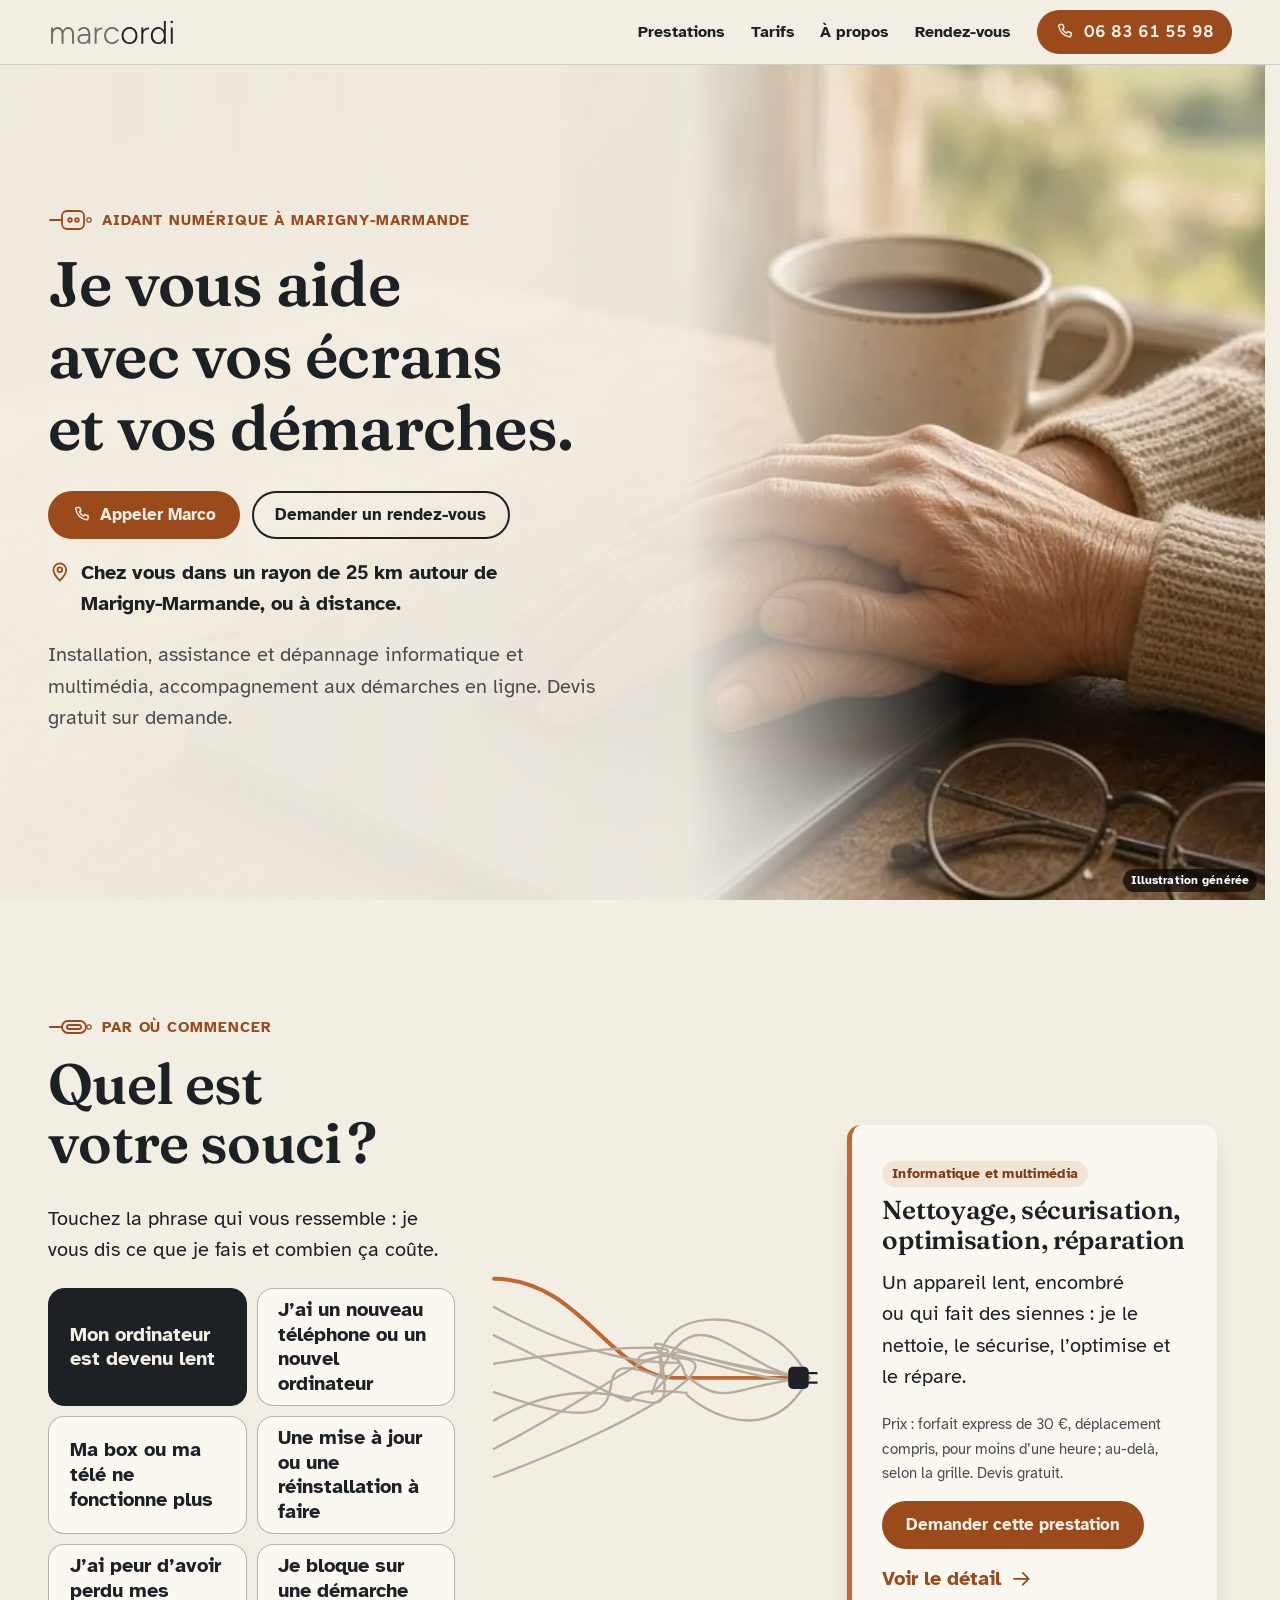
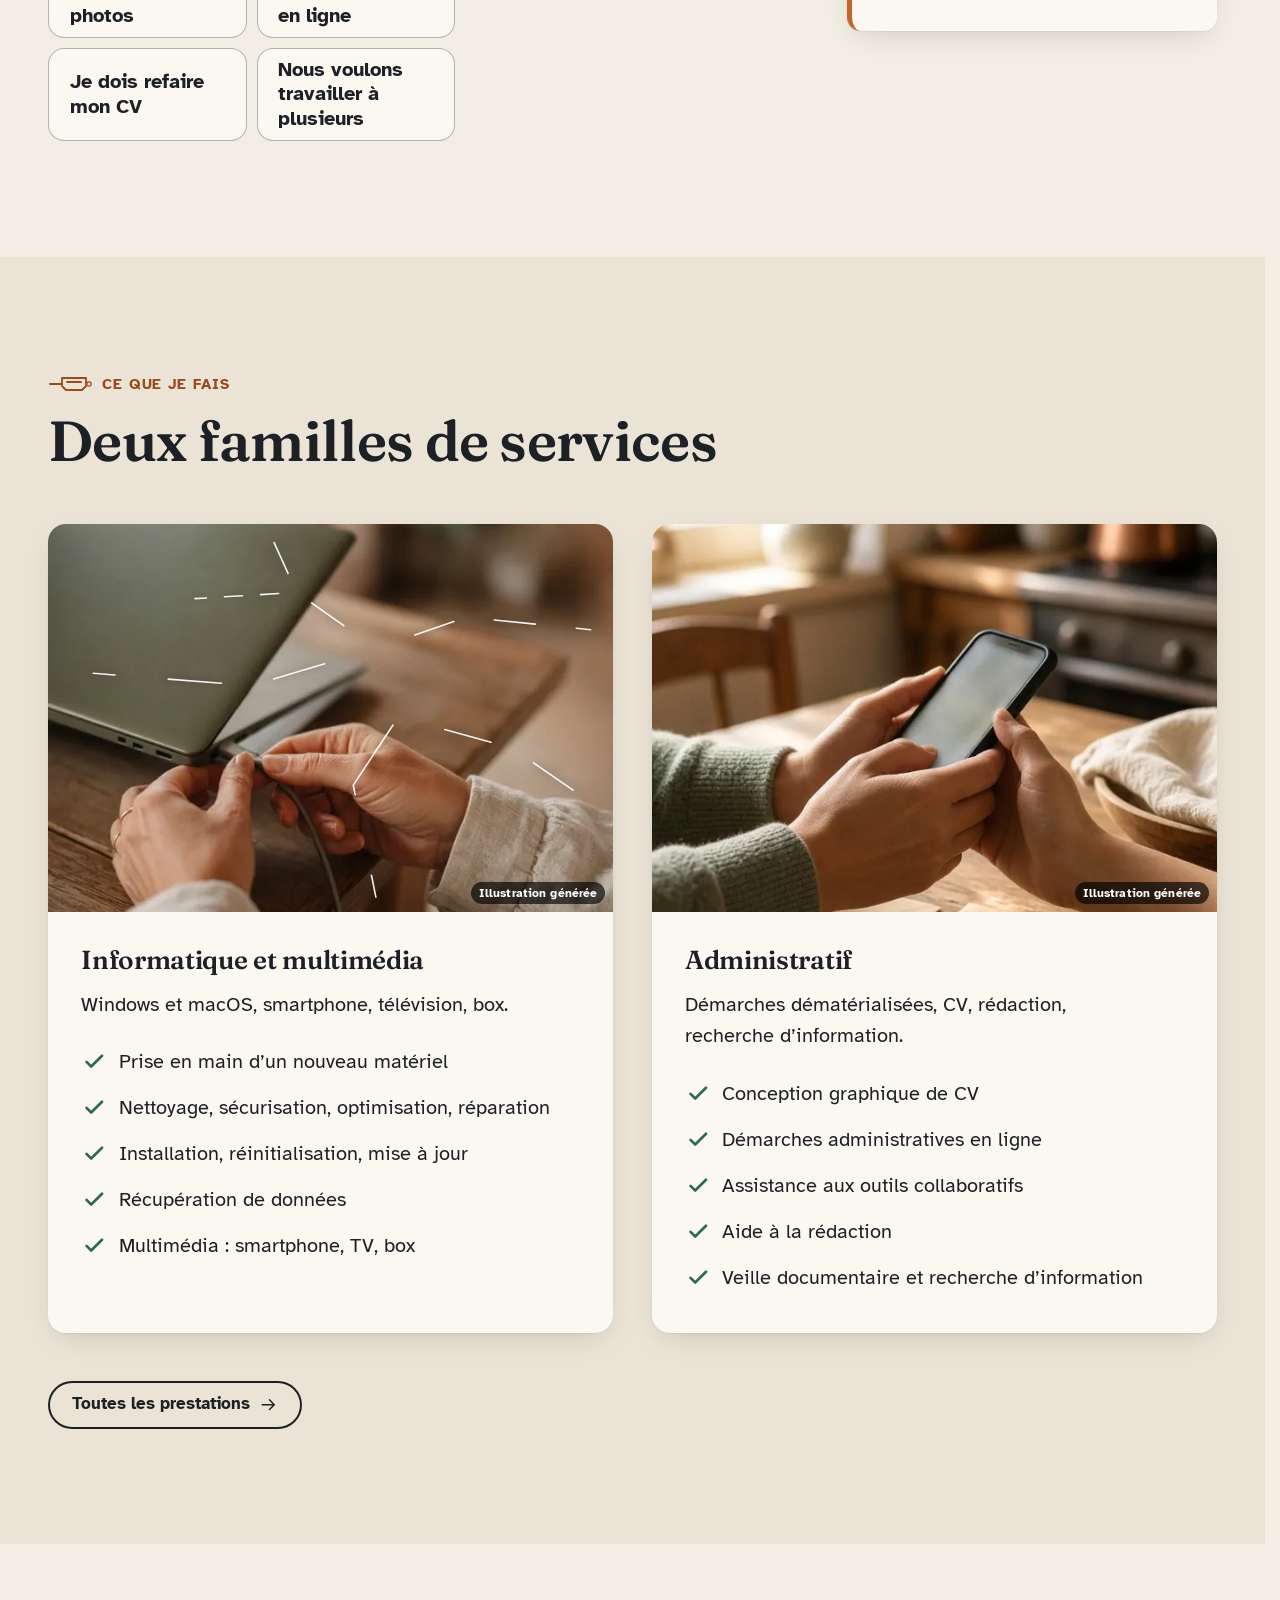
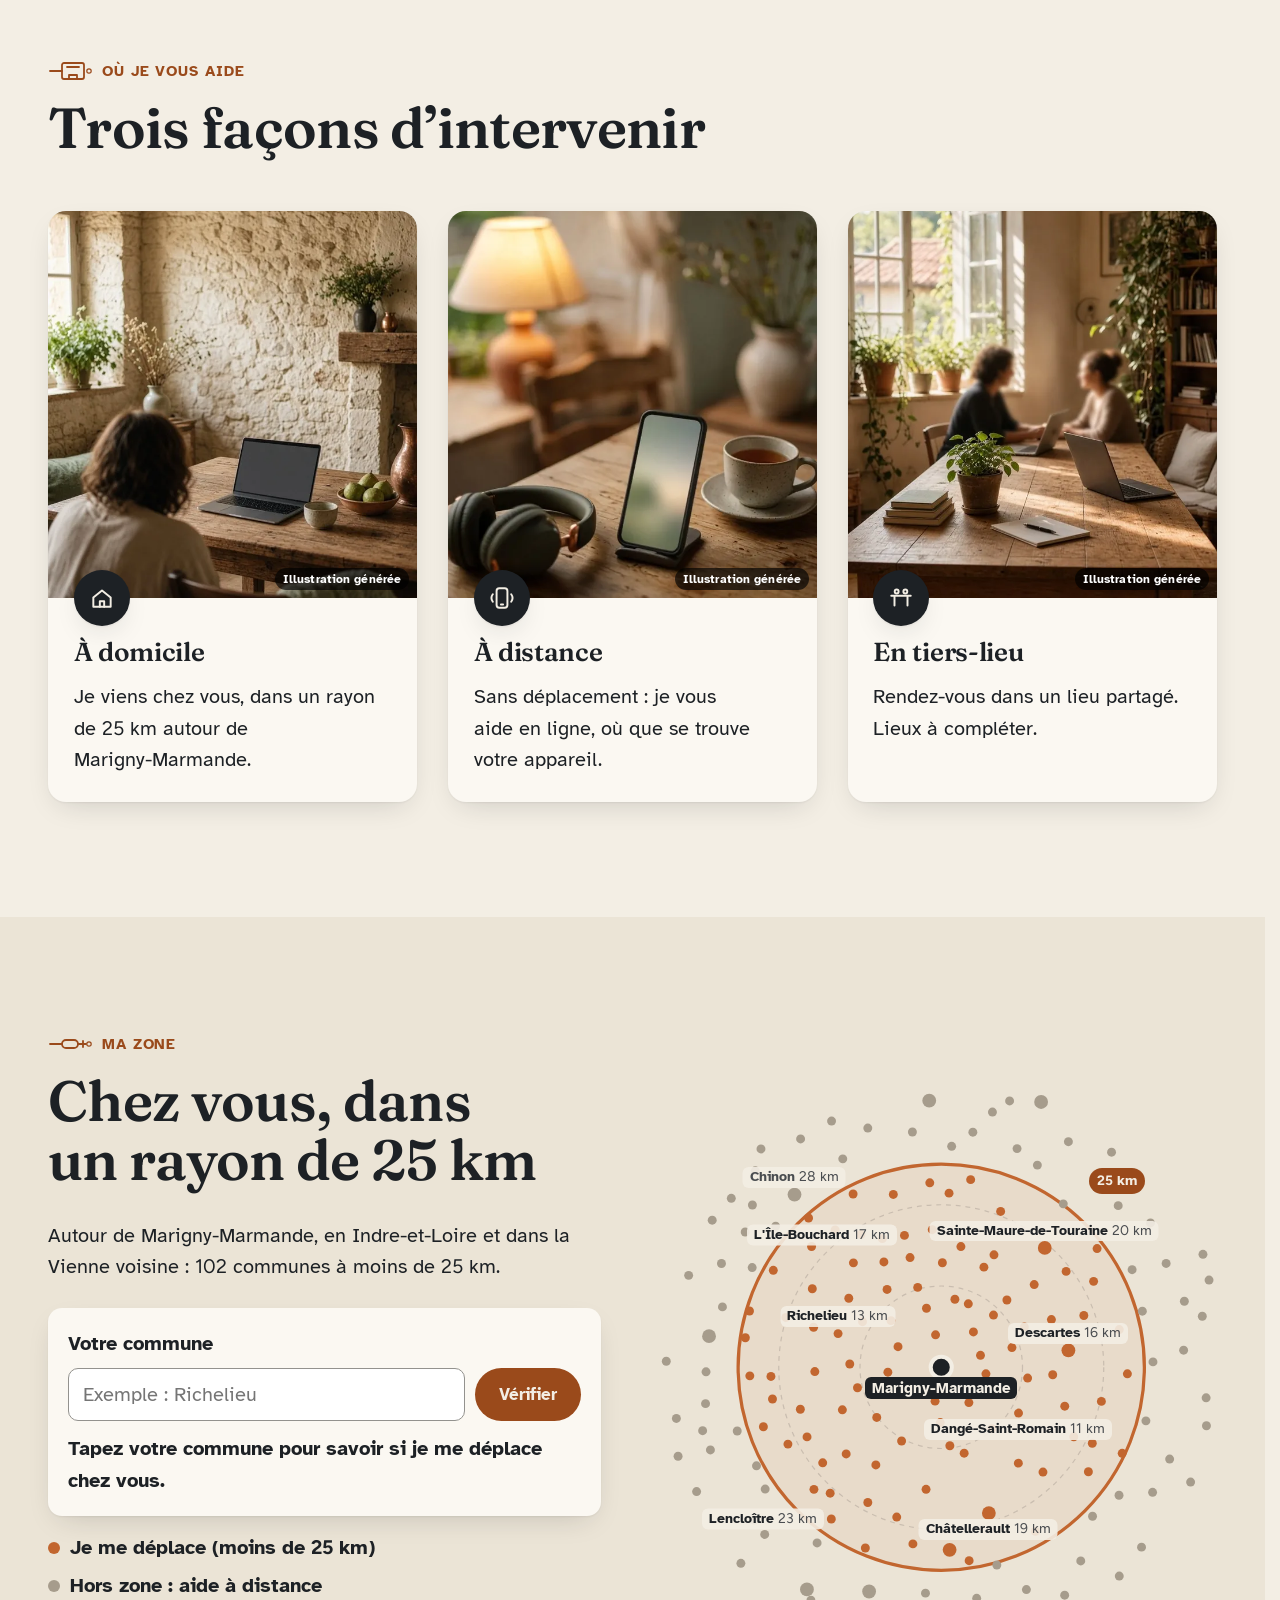
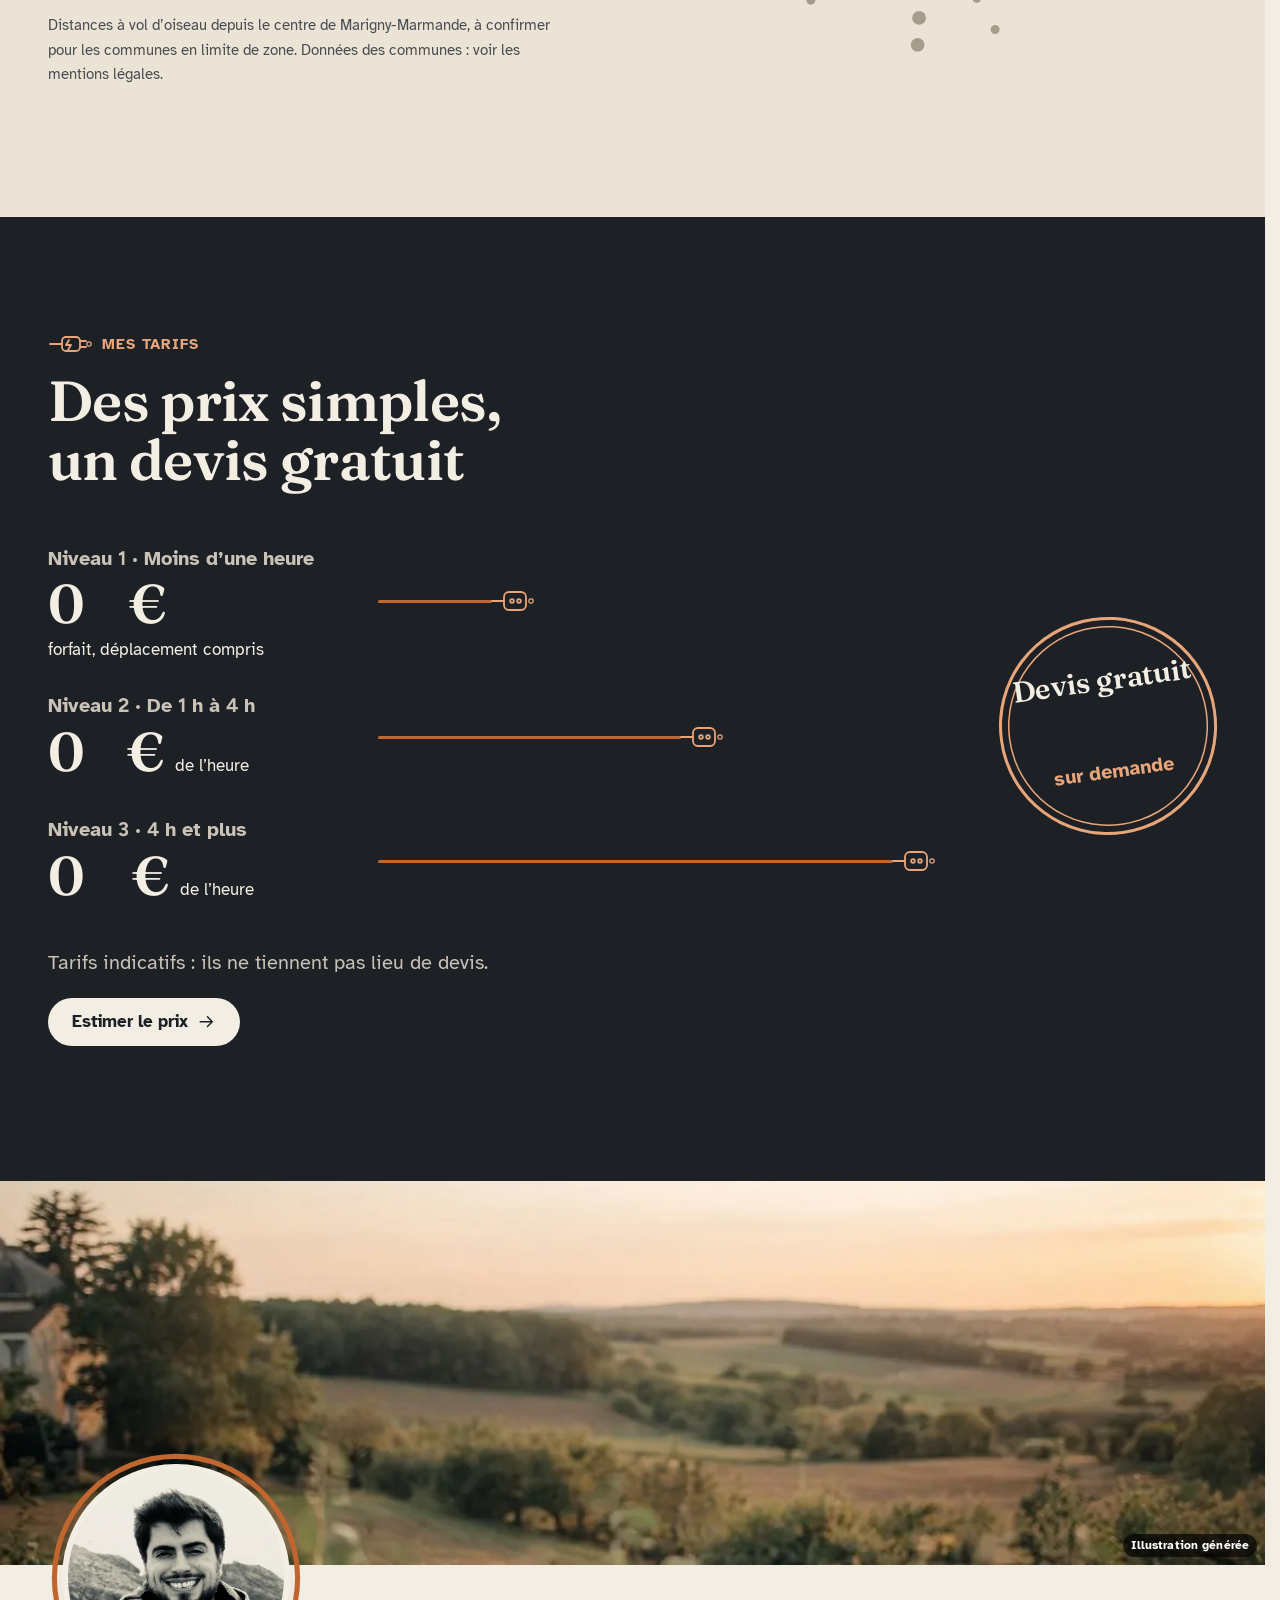
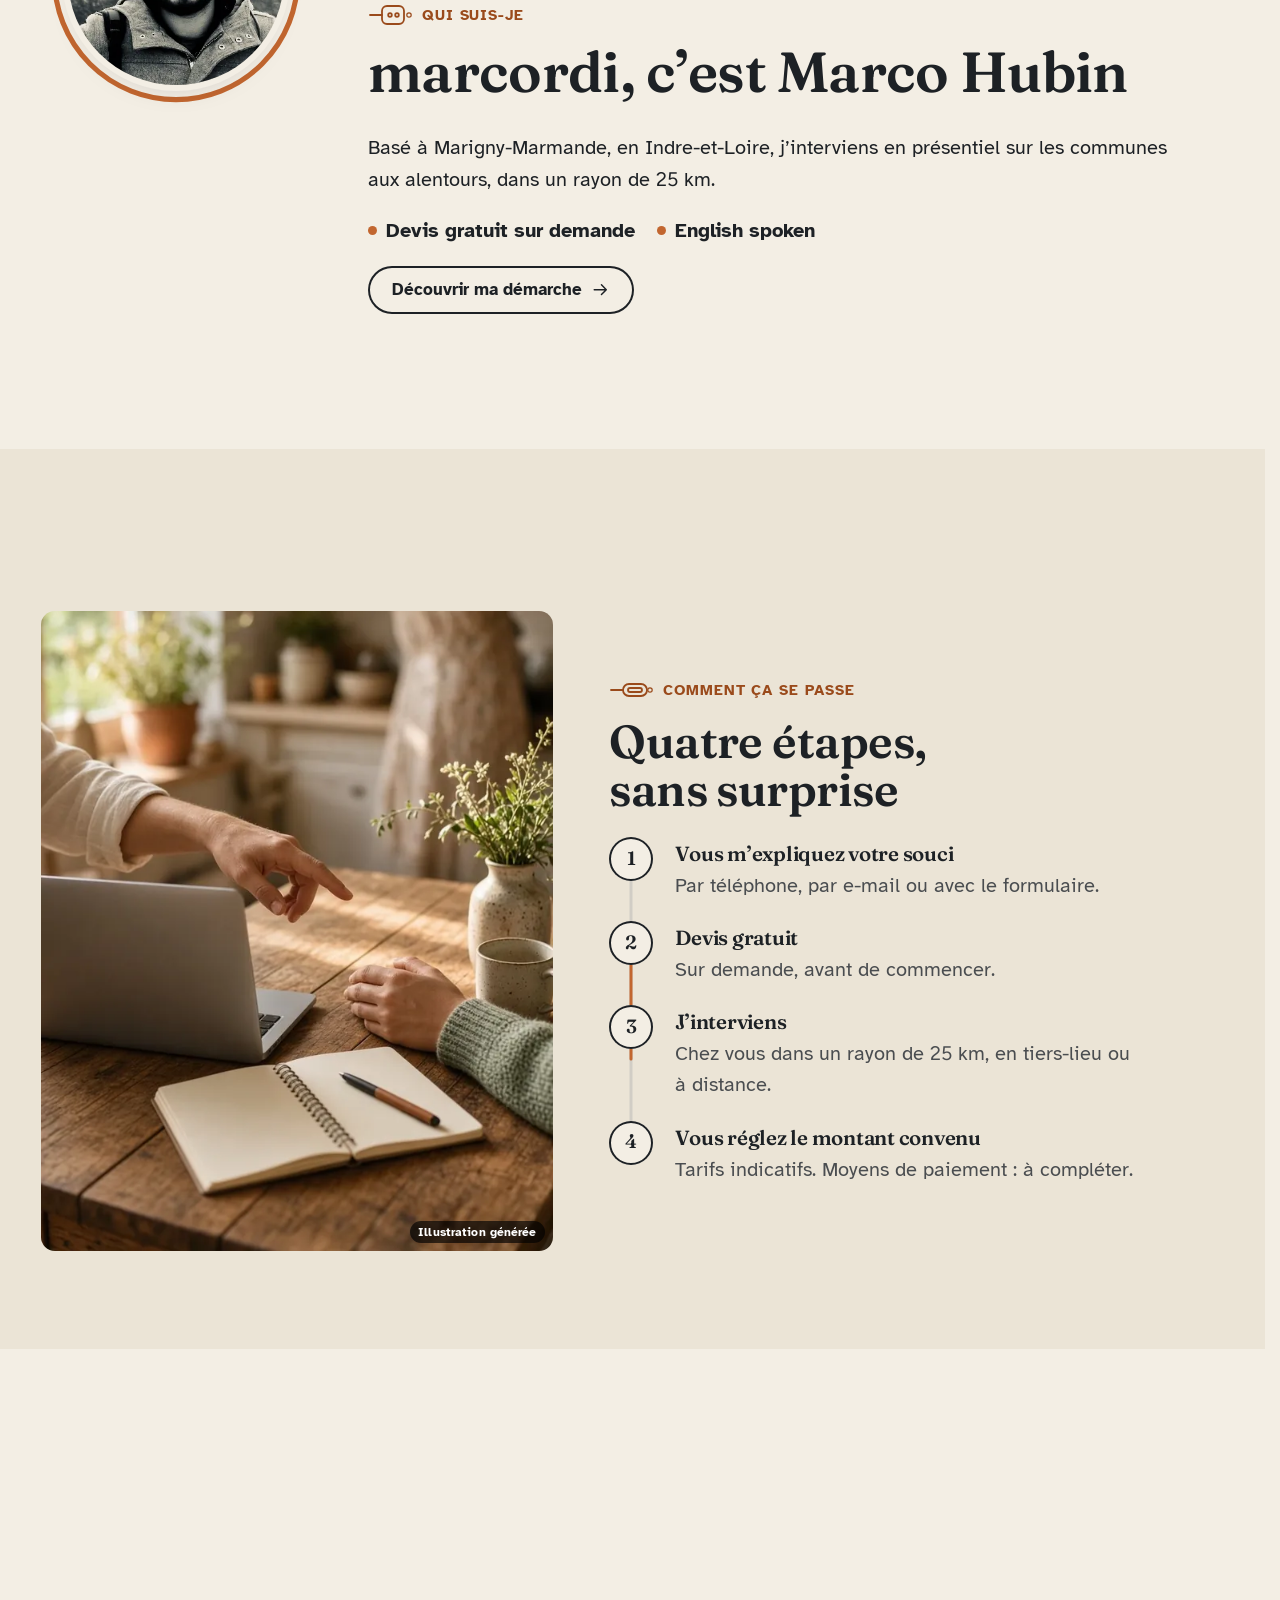
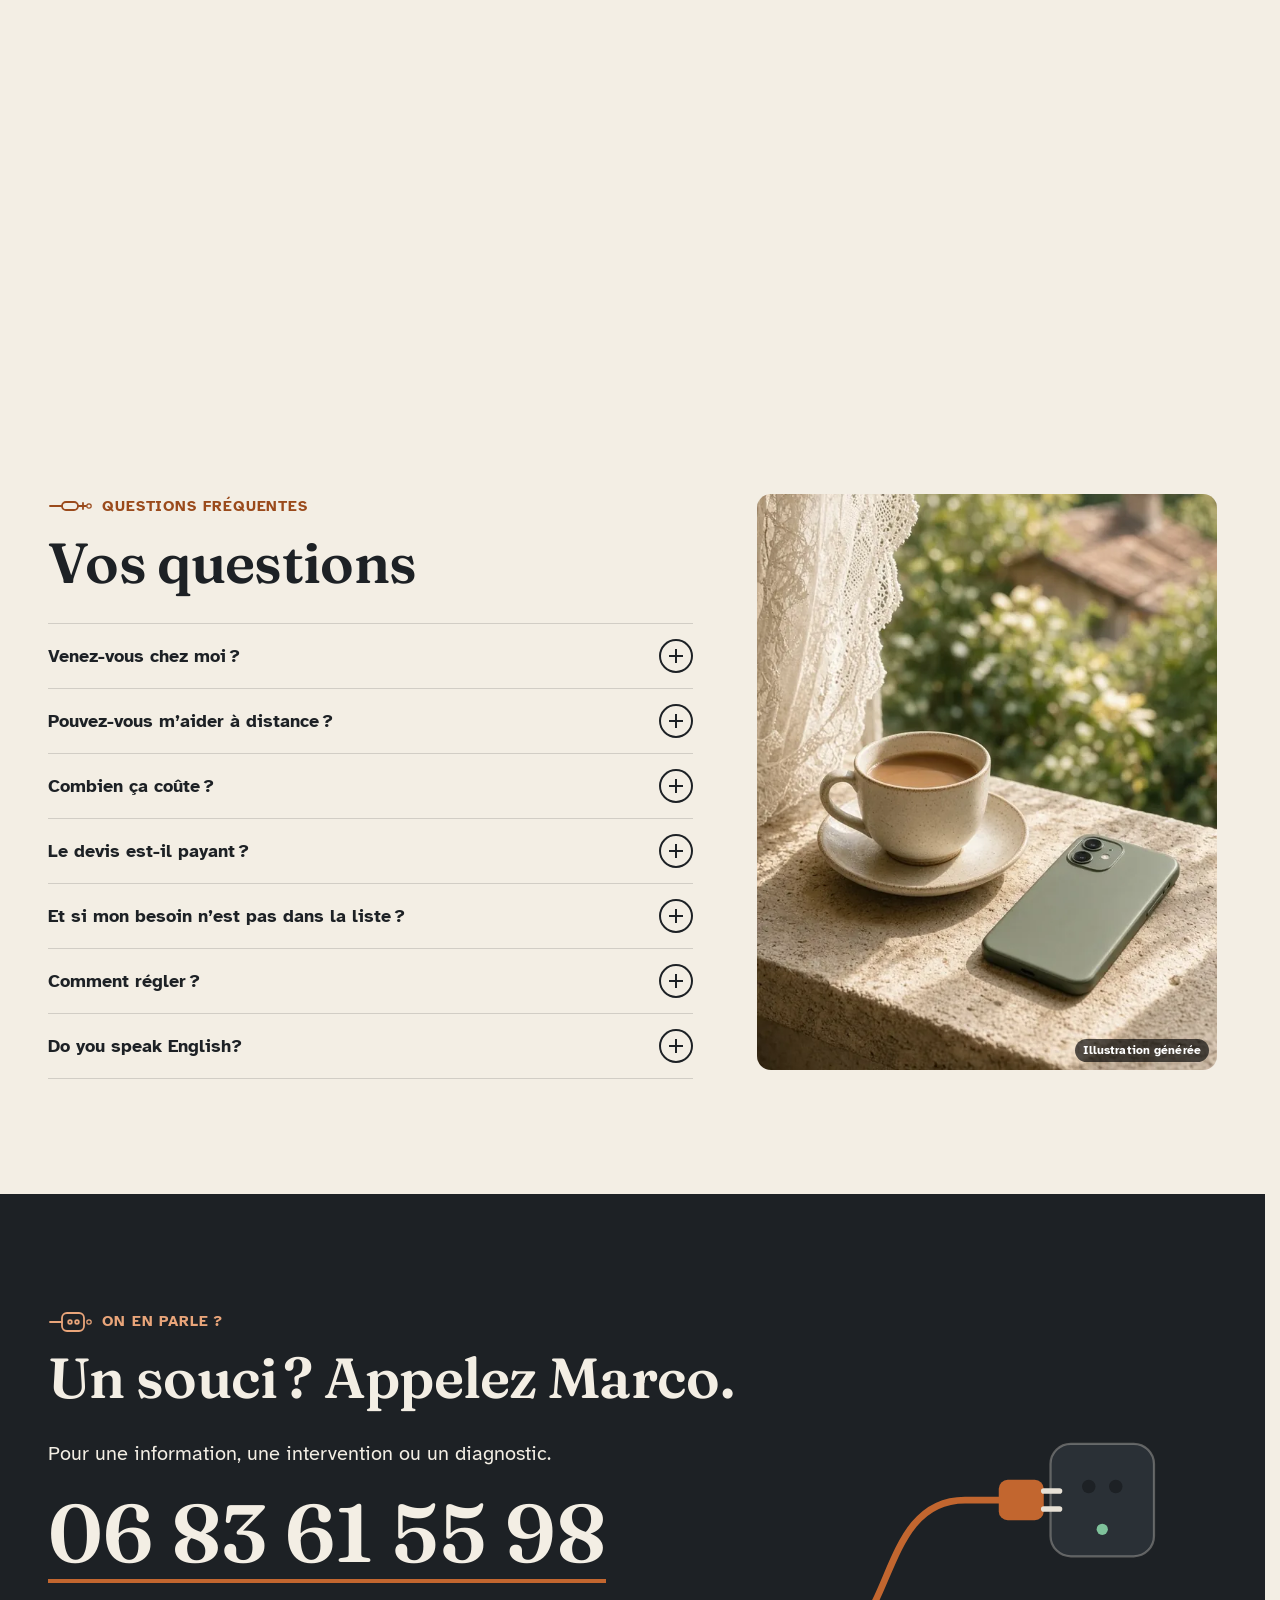
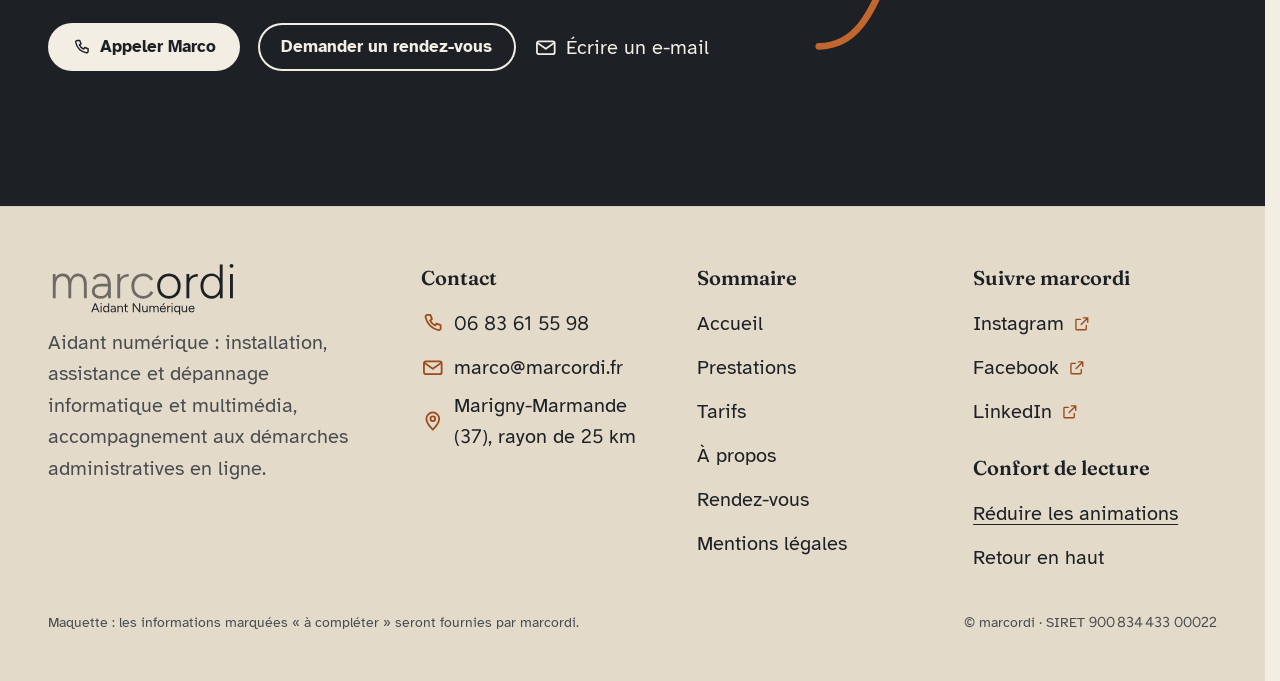
<file: index.html>
<!doctype html>
<html lang="fr" data-v="1" data-gabarit="accueil" data-page="accueil" data-curseur>
<head>
<meta charset="utf-8">
<meta name="viewport" content="width=device-width, initial-scale=1, viewport-fit=cover">
<title>marcordi : aidant numérique à Marigny-⁠Marmande (37)</title>
<meta name="description" content="Installation, assistance et dépannage informatique et multimédia, aide aux démarches en ligne. Chez vous dans un rayon de 25 km autour de Marigny-⁠Marmande, ou à distance.">
<meta name="robots" content="noindex, nofollow">
<link rel="canonical" href="https://marcordi-maquette.vercel.app/">
<style>:root{--fond:#F3EEE4;--texte:#1D2125;--voile-fond:#1D2125;--ouverture-fond:#F3EEE4;--menu-fond:#F3EEE4}:root { --entete-h: 72px; --barres-h: 0px; } html { background: var(--fond); color: var(--texte); scrollbar-gutter: stable; } body { margin: 0; background: var(--fond); } html.js:not(.calme):not(.secours):not([data-arrivee="retour"]) [data-anime] { opacity: 0; } html.js:not(.calme):not(.secours):not([data-arrivee="retour"]) [data-anime].vu { opacity: 1; } [data-voile] { position: fixed; inset: 0; z-index: 900; background: var(--voile-fond); transform: translateY(100%); visibility: hidden; pointer-events: none; } html[data-arrivee="voile"]:not(.voile-leve):not(.calme):not(.secours) [data-voile] { transform: none; visibility: visible; } html.calme [data-voile], html.secours [data-voile] { visibility: hidden !important; } .ouverture-panneau { position: fixed; inset: 0; z-index: 850; display: none; place-content: center; justify-items: center; background: var(--ouverture-fond, var(--voile-fond)); color: var(--fond); text-align: center; } html.js[data-arrivee="intro"]:not(.calme):not(.secours):not(.intro-finie) .ouverture-panneau { display: grid; } html.defilement-bloque, html.defilement-bloque body, html.js[data-arrivee="intro"]:not(.calme):not(.secours):not(.intro-finie), html.js[data-arrivee="intro"]:not(.calme):not(.secours):not(.intro-finie) body, html[data-arrivee="voile"]:not(.voile-leve):not(.calme):not(.secours), html[data-arrivee="voile"]:not(.voile-leve):not(.calme):not(.secours) body { overflow: hidden; } html.js[data-arrivee="intro"]:not(.calme):not(.secours):not(.intro-finie) { background-color: var(--ouverture-fond, var(--voile-fond)); } html[data-arrivee="voile"]:not(.voile-leve):not(.calme):not(.secours) { background-color: var(--voile-fond); }</style>
<script>(function () {
var d = document.documentElement, ss = null, ls = null;
try { ss = window.sessionStorage; ls = window.localStorage; } catch (e) {}
d.classList.add('js');
var calme = false;
try { calme = !!ls && ls.getItem('socle:calme') === 'oui'; } catch (e) {}
if (!calme && window.matchMedia && matchMedia('(prefers-reduced-motion: reduce)').matches) calme = true;
if (calme) d.classList.add('calme');
var nav = performance.getEntriesByType ? performance.getEntriesByType('navigation')[0] : null;
var type = nav ? nav.type : 'navigate';
var depart = null;
try { depart = JSON.parse(ss.getItem('socle:depart') || 'null'); ss.removeItem('socle:depart'); } catch (e) {}
if (depart && !(Date.now() - depart.t < 15000)) depart = null;
var retourSection = false;
try { retourSection = !!ss.getItem('socle:calme-retour'); } catch (e) {}
var mode = type === 'back_forward' || retourSection ? 'retour' : type === 'reload' ? 'intro' : depart ? 'voile' : 'intro';
d.setAttribute('data-arrivee', mode);
if (mode === 'voile' && depart.couleur) d.style.setProperty('--voile-fond', depart.couleur);
if (type === 'reload' && 'scrollRestoration' in history) {
if (!retourSection) history.scrollRestoration = 'manual';
}
try {
var choisie = ls && ls.getItem('socle:langue');
var langue = (d.lang || '').slice(0, 2);
if (choisie && choisie !== langue && type === 'navigate' && !depart) {
var alt = document.querySelector('link[rel="alternate"][hreflang="' + choisie + '"]');
if (alt) location.replace(new URL(alt.href).pathname + location.search + location.hash);
}
} catch (e) {}
setTimeout(function () { if (!d.classList.contains('demarre')) d.classList.add('secours'); }, 2000);
})();</script>
<link rel="preload" href="/assets/fonts/fraunces-600.woff2" as="font" type="font/woff2" crossorigin>
<link rel="preload" href="/assets/fonts/atkinson-400.woff2" as="font" type="font/woff2" crossorigin>
<link rel="stylesheet" href="/assets/css/socle.css?v=1">
<link rel="stylesheet" href="/assets/css/site.css?v=1">
<link rel="modulepreload" href="/assets/js/site.js?v=1">
<link rel="modulepreload" href="/assets/js/socle/index.js?v=1">
<script src="/assets/vendor/gsap.min.js" defer></script>
<script src="/assets/vendor/ScrollTrigger.min.js" defer></script>
<script src="/assets/vendor/SplitText.min.js" defer></script>
<script type="module" src="/assets/js/site.js?v=1"></script>
<meta name="theme-color" content="#F3EEE4">
<link rel="icon" href="/assets/images/favicon.svg" type="image/svg+xml">
<link rel="apple-touch-icon" href="/assets/images/apple-touch-icon.png">
<meta property="og:type" content="website">
<meta property="og:site_name" content="marcordi">
<meta property="og:locale" content="fr_FR">
<meta property="og:title" content="marcordi : aidant numérique à Marigny-⁠Marmande (37)">
<meta property="og:description" content="Installation, assistance et dépannage informatique et multimédia, aide aux démarches en ligne. Chez vous dans un rayon de 25 km autour de Marigny-⁠Marmande, ou à distance.">
<meta property="og:url" content="https://marcordi-maquette.vercel.app/">
<meta property="og:image" content="https://marcordi-maquette.vercel.app/assets/partage/accueil-fr.jpg">
<meta property="og:image:width" content="1200">
<meta property="og:image:height" content="630">
<meta property="og:image:alt" content="marcordi, aidant numérique : mains posées sur une tablette, sur une table de cuisine">
<meta name="twitter:card" content="summary_large_image">
<script type="application/ld+json">{"@context":"https://schema.org","@type":"LocalBusiness","name":"marcordi","description":"Aidant numérique : installation, assistance et dépannage informatique (Windows et macOS) et multimédia (smartphone, TV, box), accompagnement aux démarches administratives en ligne. Intervention à distance, à domicile ou en tiers-lieu.","url":"https://marcordi-maquette.vercel.app/","telephone":"+33683615598","email":"marco@marcordi.fr","founder":{"@type":"Person","name":"Marco Hubin"},"address":{"@type":"PostalAddress","addressLocality":"Marigny-Marmande","postalCode":"37120","addressRegion":"Indre-et-Loire","addressCountry":"FR"},"areaServed":{"@type":"GeoCircle","geoMidpoint":{"@type":"GeoCoordinates","latitude":46.977,"longitude":0.4811},"geoRadius":"25000"},"knowsLanguage":["fr","en"],"sameAs":["https://www.instagram.com/marcordi.fr/","https://www.facebook.com/marcordi.fr/","https://www.linkedin.com/company/marcordi/"]}</script>
</head>
<body id="haut">
<div data-voile aria-hidden="true"><div class="voile-contenu">
  <svg class="voile-cable" viewBox="0 0 400 40" preserveAspectRatio="none" focusable="false"><path d="M0 20 C 90 20 110 34 170 34 S 250 20 300 20 H 400"/></svg>
  <img src="/assets/images/logo-clair.svg" alt="" width="395" height="112"><span data-voile-libelle>Accueil</span></div></div>
<div class="ouverture-panneau" data-ouverture data-gouttiere="#F3EEE4" aria-hidden="true">
  <div class="intro-fond"></div>
  <div class="intro-scene"><svg class="intro-svg" viewBox="-152.0 -89.0 694.8 168.2" data-marc-fin="220.5" data-ordi-debut="225" data-mot="-2 -73 394.8 76.2" data-vb="-152.0 -89.0 694.8 168.2" aria-hidden="true" focusable="false">
<path class="intro-cable" d="" fill="none"/>
<g class="intro-marc"><path d="M7.5 0V-50H13.1L13.4 -42.8Q15.7 -46.9 19.4 -49.1Q23 -51.2 27.9 -51.2Q33.8 -51.2 38.1 -48.4Q42.4 -45.5 44.3 -39.6Q46.4 -45.2 50.5 -48.2Q54.5 -51.2 60.3 -51.2Q68.5 -51.2 73.5 -45.6Q78.4 -40 78.3 -28.6V0H72.3V-25.6Q72.3 -33.9 70.5 -38.2Q68.8 -42.5 65.9 -44Q63 -45.6 59.3 -45.6Q53 -45.6 49.5 -40.4Q45.9 -35.1 45.9 -25.7V0H39.9V-25.6Q39.9 -33.9 38.2 -38.2Q36.4 -42.5 33.5 -44Q30.6 -45.6 26.9 -45.6Q20.6 -45.6 17.1 -40.4Q13.5 -35.1 13.5 -25.7V0ZM107.5 1.2Q98.7 1.2 93.8 -2.9Q88.8 -6.9 88.8 -14.1Q88.8 -21.5 93.8 -25.6Q98.7 -29.7 107.5 -29.7H122.3Q121.9 -37.7 118.6 -41.7Q115.3 -45.7 108.5 -45.7Q104 -45.7 101 -43.9Q97.9 -42.1 95.9 -38.3L90.5 -40.7Q92.6 -44.3 95.2 -46.6Q97.9 -48.9 101.2 -50.1Q104.5 -51.2 108.5 -51.2Q115.2 -51.2 119.6 -48.5Q124 -45.8 126.2 -40.4Q128.4 -35 128.4 -26.8V0H122.9L122.4 -7Q120.1 -3.1 116.3 -0.9Q112.5 1.2 107.5 1.2ZM107.1 -4.3Q111.9 -4.3 115.4 -6.2Q118.8 -8.2 120.6 -12Q122.4 -15.8 122.4 -21.4V-24.2H108.3Q101.1 -24.2 98 -21.6Q94.8 -18.9 94.8 -14.1Q94.8 -9.5 98.1 -6.9Q101.3 -4.3 107.1 -4.3ZM141.9 0V-50H147.9V-41.2Q150.8 -45.9 155.6 -48.1Q160.4 -50.2 165.6 -50.2V-44.7Q161.2 -44.7 157.2 -43.2Q153.1 -41.6 150.5 -38Q147.9 -34.3 147.9 -28V0ZM195.7 1.2Q188.5 1.2 183 -2.1Q177.4 -5.5 174.3 -11.4Q171.1 -17.3 171.1 -25Q171.1 -32.7 174.2 -38.6Q177.3 -44.5 182.9 -47.9Q188.4 -51.2 195.5 -51.2Q202.6 -51.2 208.1 -48.1Q213.6 -44.9 216.6 -39.3L211.4 -36.5Q209.1 -40.8 205 -43.2Q200.8 -45.7 195.5 -45.7Q190.1 -45.7 186 -43.1Q181.8 -40.4 179.5 -35.8Q177.1 -31.1 177.1 -25Q177.1 -18.9 179.5 -14.3Q181.9 -9.6 186.1 -7Q190.3 -4.3 195.7 -4.3Q201.1 -4.3 205.3 -7.1Q209.5 -9.8 211.7 -14.7L217 -11.9Q214 -5.8 208.5 -2.3Q202.9 1.2 195.7 1.2Z"/></g>
<g class="intro-ordi"><path d="M249.6 1.2Q242.4 1.2 236.9 -2.1Q231.3 -5.5 228.2 -11.4Q225 -17.3 225 -25Q225 -32.7 228.1 -38.6Q231.2 -44.5 236.8 -47.9Q242.3 -51.2 249.4 -51.2Q256.6 -51.2 262.1 -47.9Q267.7 -44.5 270.8 -38.6Q273.9 -32.7 273.9 -25Q273.9 -17.3 270.8 -11.4Q267.7 -5.5 262.2 -2.1Q256.7 1.2 249.6 1.2ZM249.6 -4.3Q255 -4.3 259.1 -7Q263.2 -9.6 265.5 -14.3Q267.9 -18.9 267.9 -25Q267.9 -31.1 265.5 -35.8Q263.2 -40.4 259 -43.1Q254.8 -45.7 249.4 -45.7Q244 -45.7 239.8 -43.1Q235.7 -40.4 233.3 -35.8Q231 -31.1 231 -25Q231 -18.9 233.4 -14.3Q235.8 -9.6 240 -7Q244.2 -4.3 249.6 -4.3ZM285.9 0V-50H291.9V-41.2Q294.8 -45.9 299.6 -48.1Q304.4 -50.2 309.6 -50.2V-44.7Q305.2 -44.7 301.1 -43.2Q297.1 -41.6 294.5 -38Q291.9 -34.3 291.9 -28V0ZM337.7 1.2Q331.1 1.2 326 -2.1Q320.9 -5.5 318 -11.5Q315.1 -17.4 315.1 -25Q315.1 -32.7 318 -38.6Q320.9 -44.5 326 -47.9Q331.1 -51.2 337.7 -51.2Q343.4 -51.2 347.9 -48.5Q352.5 -45.7 355.3 -40.9V-70H361.3V0H355.6L355.3 -9.1Q352.5 -4.3 347.9 -1.5Q343.4 1.2 337.7 1.2ZM338.9 -4.2Q343.7 -4.2 347.4 -6.8Q351.1 -9.5 353.2 -14.2Q355.3 -18.9 355.3 -24.9V-25Q355.3 -31.1 353.2 -35.8Q351.1 -40.5 347.4 -43.2Q343.7 -45.8 338.8 -45.8Q333.6 -45.8 329.6 -43.2Q325.6 -40.5 323.3 -35.8Q321.1 -31.1 321.1 -25Q321.1 -18.9 323.4 -14.2Q325.7 -9.5 329.7 -6.8Q333.7 -4.2 338.9 -4.2ZM376.7 0V-50H382.7V0ZM379.8 -63Q378.2 -63 377 -64.2Q375.8 -65.4 375.8 -67Q375.8 -68.7 377 -69.8Q378.2 -71 379.8 -71Q381.5 -71 382.6 -69.8Q383.8 -68.7 383.8 -67Q383.8 -65.4 382.6 -64.2Q381.5 -63 379.8 -63Z"/></g>
<g class="intro-prise"><rect x="-12" y="-7" width="13" height="14" rx="3"/><path d="M1 -3.4h6M1 3.4h6" fill="none"/></g>
<g class="intro-etincelle" data-ephemere><path d="M0 -12v-9M9 -9l6 -6M-9 -9l-6 -6M12 0h8M-12 0h-8" fill="none"/></g>
</svg><svg class="intro-tag-svg" viewBox="-152.0 -89.0 694.8 168.2" aria-hidden="true" focusable="false"><g class="intro-tag"><path d="M87.4 29.2 94.9 10.6H97.3L104.8 29.2H102.5L100.3 23.9H91.9L89.8 29.2ZM92.7 21.9H99.5L96.1 13.5ZM107.1 29.2V15.9H109.2V29.2ZM108.2 12.9Q107.6 12.9 107.2 12.5Q106.8 12.1 106.8 11.6Q106.8 11 107.2 10.6Q107.6 10.2 108.2 10.2Q108.7 10.2 109.1 10.6Q109.5 11 109.5 11.6Q109.5 12.1 109.1 12.5Q108.7 12.9 108.2 12.9ZM118.3 29.5Q116.5 29.5 115.2 28.6Q113.8 27.8 113.1 26.2Q112.3 24.6 112.3 22.6Q112.3 20.5 113.1 18.9Q113.8 17.4 115.2 16.5Q116.5 15.6 118.3 15.6Q119.8 15.6 120.9 16.3Q122.1 17 122.8 18.2V10.6H124.9V29.2H122.9L122.8 26.9Q122.1 28.1 120.9 28.8Q119.8 29.5 118.3 29.5ZM118.8 27.6Q120 27.6 120.8 27Q121.7 26.3 122.2 25.2Q122.8 24.1 122.8 22.7V22.5Q122.8 21.1 122.2 19.9Q121.7 18.8 120.8 18.2Q119.9 17.6 118.8 17.6Q117.5 17.6 116.5 18.2Q115.6 18.8 115 20Q114.5 21.1 114.5 22.6Q114.5 24 115 25.2Q115.6 26.3 116.6 26.9Q117.5 27.6 118.8 27.6ZM132.8 29.5Q130.5 29.5 129.2 28.4Q127.9 27.4 127.9 25.5Q127.9 23.4 129.2 22.4Q130.5 21.3 132.9 21.3H136.6Q136.5 19.4 135.7 18.5Q134.9 17.5 133.3 17.5Q132.2 17.5 131.4 18Q130.7 18.4 130.2 19.4L128.3 18.6Q128.8 17.7 129.5 17Q130.2 16.3 131.1 16Q132.1 15.6 133.3 15.6Q135.2 15.6 136.4 16.4Q137.6 17.1 138.2 18.5Q138.8 19.9 138.8 22L138.7 29.2H136.8L136.7 27.4Q136.1 28.4 135.1 29Q134.1 29.5 132.8 29.5ZM132.9 27.7Q134.1 27.7 134.9 27.2Q135.8 26.7 136.2 25.8Q136.7 24.9 136.7 23.6V23.1H133.4Q131.6 23.1 130.8 23.7Q130 24.3 130 25.4Q130 26.5 130.8 27.1Q131.5 27.7 132.9 27.7ZM142.1 29.2V15.9H144.1L144.2 17.9Q144.9 16.8 146 16.2Q147 15.6 148.4 15.6Q150 15.6 151.1 16.3Q152.3 16.9 152.9 18.2Q153.6 19.6 153.6 21.8V29.2H151.4V22.4Q151.4 20.5 151 19.4Q150.5 18.4 149.7 18Q148.9 17.6 147.9 17.6Q146.2 17.6 145.2 18.9Q144.3 20.1 144.3 22.3V29.2ZM161.9 29.5Q160 29.5 158.9 28.5Q157.9 27.5 157.9 25.7V17.8H155.5V15.9H157.9V11.8H160V15.9H163.9V17.8H160V25.5Q160 26.5 160.5 27Q161.1 27.6 162 27.6Q162.4 27.6 162.7 27.5Q163 27.4 163.5 27L164.3 28.7Q163.6 29.2 163 29.3Q162.5 29.5 161.9 29.5ZM174.1 29.2V10.6H176.4L187.4 25.5V10.6H189.7V29.2H187.4L176.3 14.2V29.2ZM198.8 29.5Q197.3 29.5 196.1 28.9Q195 28.3 194.3 26.9Q193.7 25.5 193.7 23.4V15.9H195.8V22.7Q195.8 24.7 196.2 25.7Q196.7 26.8 197.5 27.1Q198.3 27.5 199.3 27.5Q201 27.5 202 26.3Q203 25 203 22.8V15.9H205.1V29.2H203.1L203 27.2Q202.3 28.3 201.3 28.9Q200.2 29.5 198.8 29.5ZM208.8 29.2V15.9H210.8L210.9 17.8Q211.5 16.7 212.4 16.2Q213.4 15.6 214.7 15.6Q216.3 15.6 217.4 16.4Q218.5 17.1 219 18.6Q219.6 17.2 220.6 16.4Q221.7 15.6 223.2 15.6Q225.4 15.6 226.7 17.1Q228 18.6 228 21.6V29.2H225.9V22.4Q225.9 20.5 225.4 19.4Q225 18.4 224.3 18Q223.7 17.6 222.8 17.6Q221.2 17.6 220.3 18.9Q219.4 20.1 219.4 22.3V29.2H217.3V22.4Q217.3 20.5 216.9 19.4Q216.5 18.4 215.8 18Q215.1 17.6 214.2 17.6Q212.7 17.6 211.8 18.9Q210.9 20.1 210.9 22.3V29.2ZM237.1 29.5Q235.2 29.5 233.7 28.6Q232.2 27.7 231.4 26.2Q230.6 24.6 230.6 22.6Q230.6 20.5 231.4 19Q232.2 17.4 233.7 16.5Q235.2 15.6 237.1 15.6Q238.9 15.6 240.3 16.5Q241.6 17.5 242.4 19.1Q243.1 20.7 243.1 23H232.7Q232.8 25.1 234.1 26.4Q235.3 27.6 237.2 27.6Q238.7 27.6 239.6 26.9Q240.6 26.3 241.1 25.2L242.9 26.1Q242.4 27.1 241.6 27.9Q240.8 28.7 239.6 29.1Q238.5 29.5 237.1 29.5ZM232.9 21.2H240.9Q240.8 20.1 240.3 19.2Q239.7 18.4 238.9 18Q238.1 17.5 237.1 17.5Q236.1 17.5 235.1 18Q234.2 18.4 233.6 19.2Q233 20.1 232.9 21.2ZM235.3 14.1 238.4 10.6H241.1L237.7 14.1ZM245.8 29.2V15.9H248V18.3Q248.7 17.1 250 16.5Q251.3 15.9 252.6 15.9V17.9Q251.5 17.9 250.4 18.3Q249.3 18.7 248.6 19.5Q248 20.4 248 21.9V29.2ZM254.9 29.2V15.9H257V29.2ZM256 12.9Q255.5 12.9 255.1 12.5Q254.7 12.1 254.7 11.6Q254.7 11 255.1 10.6Q255.5 10.2 256 10.2Q256.6 10.2 256.9 10.6Q257.3 11 257.3 11.6Q257.3 12.1 256.9 12.5Q256.6 12.9 256 12.9ZM270.6 34.5V27Q269.9 28.2 268.8 28.8Q267.6 29.5 266.2 29.5Q264.4 29.5 263 28.6Q261.7 27.8 260.9 26.2Q260.2 24.6 260.2 22.6Q260.2 20.5 260.9 18.9Q261.7 17.4 263 16.5Q264.4 15.6 266.2 15.6Q267.6 15.6 268.8 16.3Q269.9 17 270.6 18.2L270.7 15.9H272.8V34.5ZM266.6 27.6Q267.8 27.6 268.7 26.9Q269.6 26.3 270.1 25.2Q270.6 24 270.6 22.6Q270.6 21.1 270.1 20Q269.6 18.8 268.7 18.2Q267.8 17.6 266.6 17.6Q265.4 17.6 264.4 18.2Q263.4 18.8 262.9 20Q262.3 21.1 262.3 22.6Q262.3 24 262.9 25.2Q263.4 26.3 264.4 26.9Q265.4 27.6 266.6 27.6ZM281.1 29.5Q279.5 29.5 278.4 28.9Q277.2 28.3 276.6 26.9Q275.9 25.5 275.9 23.4V15.9H278V22.7Q278 24.7 278.5 25.7Q278.9 26.8 279.7 27.1Q280.5 27.5 281.6 27.5Q283.3 27.5 284.2 26.3Q285.2 25 285.2 22.8V15.9H287.3V29.2H285.3L285.2 27.2Q284.6 28.3 283.5 28.9Q282.5 29.5 281.1 29.5ZM296.8 29.5Q294.9 29.5 293.4 28.6Q291.9 27.7 291.1 26.2Q290.3 24.6 290.3 22.6Q290.3 20.5 291.1 19Q291.9 17.4 293.4 16.5Q294.9 15.6 296.8 15.6Q298.6 15.6 300 16.5Q301.3 17.5 302.1 19.1Q302.8 20.7 302.8 23H292.4Q292.6 25.1 293.8 26.4Q295 27.6 297 27.6Q298.4 27.6 299.3 26.9Q300.3 26.3 300.8 25.2L302.6 26.1Q302.1 27.1 301.3 27.9Q300.5 28.7 299.3 29.1Q298.2 29.5 296.8 29.5ZM292.6 21.2H300.6Q300.5 20.1 300 19.2Q299.4 18.4 298.6 18Q297.8 17.5 296.8 17.5Q295.8 17.5 294.8 18Q293.9 18.4 293.3 19.2Q292.7 20.1 292.6 21.2Z"/></g></svg></div>
</div>
<a class="evitement" href="#contenu">Aller au contenu</a>
<header data-entete>
  <div class="entete-rangee">
    <a class="entete-logo" href="/" aria-label="marcordi, aidant numérique : accueil" data-libelle="Accueil" aria-current="page">
      <svg class="logo-mot" viewBox="-2.0 -73.0 394.8 76.2" role="img" aria-label="marcordi, aidant numérique : accueil"><path class="logo-marc" d="M7.5 0V-50H13.1L13.4 -42.8Q15.7 -46.9 19.4 -49.1Q23 -51.2 27.9 -51.2Q33.8 -51.2 38.1 -48.4Q42.4 -45.5 44.3 -39.6Q46.4 -45.2 50.5 -48.2Q54.5 -51.2 60.3 -51.2Q68.5 -51.2 73.5 -45.6Q78.4 -40 78.3 -28.6V0H72.3V-25.6Q72.3 -33.9 70.5 -38.2Q68.8 -42.5 65.9 -44Q63 -45.6 59.3 -45.6Q53 -45.6 49.5 -40.4Q45.9 -35.1 45.9 -25.7V0H39.9V-25.6Q39.9 -33.9 38.2 -38.2Q36.4 -42.5 33.5 -44Q30.6 -45.6 26.9 -45.6Q20.6 -45.6 17.1 -40.4Q13.5 -35.1 13.5 -25.7V0ZM107.5 1.2Q98.7 1.2 93.8 -2.9Q88.8 -6.9 88.8 -14.1Q88.8 -21.5 93.8 -25.6Q98.7 -29.7 107.5 -29.7H122.3Q121.9 -37.7 118.6 -41.7Q115.3 -45.7 108.5 -45.7Q104 -45.7 101 -43.9Q97.9 -42.1 95.9 -38.3L90.5 -40.7Q92.6 -44.3 95.2 -46.6Q97.9 -48.9 101.2 -50.1Q104.5 -51.2 108.5 -51.2Q115.2 -51.2 119.6 -48.5Q124 -45.8 126.2 -40.4Q128.4 -35 128.4 -26.8V0H122.9L122.4 -7Q120.1 -3.1 116.3 -0.9Q112.5 1.2 107.5 1.2ZM107.1 -4.3Q111.9 -4.3 115.4 -6.2Q118.8 -8.2 120.6 -12Q122.4 -15.8 122.4 -21.4V-24.2H108.3Q101.1 -24.2 98 -21.6Q94.8 -18.9 94.8 -14.1Q94.8 -9.5 98.1 -6.9Q101.3 -4.3 107.1 -4.3ZM141.9 0V-50H147.9V-41.2Q150.8 -45.9 155.6 -48.1Q160.4 -50.2 165.6 -50.2V-44.7Q161.2 -44.7 157.2 -43.2Q153.1 -41.6 150.5 -38Q147.9 -34.3 147.9 -28V0ZM195.7 1.2Q188.5 1.2 183 -2.1Q177.4 -5.5 174.3 -11.4Q171.1 -17.3 171.1 -25Q171.1 -32.7 174.2 -38.6Q177.3 -44.5 182.9 -47.9Q188.4 -51.2 195.5 -51.2Q202.6 -51.2 208.1 -48.1Q213.6 -44.9 216.6 -39.3L211.4 -36.5Q209.1 -40.8 205 -43.2Q200.8 -45.7 195.5 -45.7Q190.1 -45.7 186 -43.1Q181.8 -40.4 179.5 -35.8Q177.1 -31.1 177.1 -25Q177.1 -18.9 179.5 -14.3Q181.9 -9.6 186.1 -7Q190.3 -4.3 195.7 -4.3Q201.1 -4.3 205.3 -7.1Q209.5 -9.8 211.7 -14.7L217 -11.9Q214 -5.8 208.5 -2.3Q202.9 1.2 195.7 1.2Z"/><path class="logo-ordi" d="M249.6 1.2Q242.4 1.2 236.9 -2.1Q231.3 -5.5 228.2 -11.4Q225 -17.3 225 -25Q225 -32.7 228.1 -38.6Q231.2 -44.5 236.8 -47.9Q242.3 -51.2 249.4 -51.2Q256.6 -51.2 262.1 -47.9Q267.7 -44.5 270.8 -38.6Q273.9 -32.7 273.9 -25Q273.9 -17.3 270.8 -11.4Q267.7 -5.5 262.2 -2.1Q256.7 1.2 249.6 1.2ZM249.6 -4.3Q255 -4.3 259.1 -7Q263.2 -9.6 265.5 -14.3Q267.9 -18.9 267.9 -25Q267.9 -31.1 265.5 -35.8Q263.2 -40.4 259 -43.1Q254.8 -45.7 249.4 -45.7Q244 -45.7 239.8 -43.1Q235.7 -40.4 233.3 -35.8Q231 -31.1 231 -25Q231 -18.9 233.4 -14.3Q235.8 -9.6 240 -7Q244.2 -4.3 249.6 -4.3ZM285.9 0V-50H291.9V-41.2Q294.8 -45.9 299.6 -48.1Q304.4 -50.2 309.6 -50.2V-44.7Q305.2 -44.7 301.1 -43.2Q297.1 -41.6 294.5 -38Q291.9 -34.3 291.9 -28V0ZM337.7 1.2Q331.1 1.2 326 -2.1Q320.9 -5.5 318 -11.5Q315.1 -17.4 315.1 -25Q315.1 -32.7 318 -38.6Q320.9 -44.5 326 -47.9Q331.1 -51.2 337.7 -51.2Q343.4 -51.2 347.9 -48.5Q352.5 -45.7 355.3 -40.9V-70H361.3V0H355.6L355.3 -9.1Q352.5 -4.3 347.9 -1.5Q343.4 1.2 337.7 1.2ZM338.9 -4.2Q343.7 -4.2 347.4 -6.8Q351.1 -9.5 353.2 -14.2Q355.3 -18.9 355.3 -24.9V-25Q355.3 -31.1 353.2 -35.8Q351.1 -40.5 347.4 -43.2Q343.7 -45.8 338.8 -45.8Q333.6 -45.8 329.6 -43.2Q325.6 -40.5 323.3 -35.8Q321.1 -31.1 321.1 -25Q321.1 -18.9 323.4 -14.2Q325.7 -9.5 329.7 -6.8Q333.7 -4.2 338.9 -4.2ZM376.7 0V-50H382.7V0ZM379.8 -63Q378.2 -63 377 -64.2Q375.8 -65.4 375.8 -67Q375.8 -68.7 377 -69.8Q378.2 -71 379.8 -71Q381.5 -71 382.6 -69.8Q383.8 -68.7 383.8 -67Q383.8 -65.4 382.6 -64.2Q381.5 -63 379.8 -63Z"/></svg>
    </a>
    <nav data-nav aria-label="Navigation principale">
      <ul><li><a href="/prestations" data-libelle="Prestations">Prestations</a></li><li><a href="/tarifs" data-libelle="Tarifs">Tarifs</a></li><li><a href="/a-propos" data-libelle="À propos">À propos</a></li><li><a href="/rendez-vous" data-libelle="Rendez-⁠vous">Rendez-⁠vous</a></li></ul>
    </nav>
    <div class="entete-actions">
      <a class="bouton bouton--appel" href="tel:+33683615598" data-magnetique><svg class="picto" viewBox="0 0 24 24" aria-hidden="true" focusable="false"><g fill="none" stroke="currentColor" stroke-width="1.8" stroke-linecap="round" stroke-linejoin="round"><path d="M6.6 3h3l1.6 4.2-2 1.4a11 11 0 0 0 5.2 5.2l1.4-2 4.2 1.6v3a2 2 0 0 1-2.2 2A17 17 0 0 1 4.6 5.2 2 2 0 0 1 6.6 3z"/></g></svg><span class="appel-court">Appeler</span><span class="appel-long">06 83 61 55 98</span></a>
      <button type="button" data-menu-bouton aria-controls="menu" aria-expanded="false" data-libelle-ouvrir="Menu" data-libelle-fermer="Fermer"><span data-libelle-bouton>Menu</span></button>
    </div>
  </div>
</header>
<div id="menu" data-menu role="dialog" aria-modal="true" aria-label="Menu">
  <div class="menu-grille">
    <ul><li style="--i:0"><a href="/" class="menu-lien" data-libelle="Accueil" aria-current="page">Accueil</a></li><li style="--i:1"><a href="/prestations" class="menu-lien" data-libelle="Prestations">Prestations</a></li><li style="--i:2"><a href="/tarifs" class="menu-lien" data-libelle="Tarifs">Tarifs</a></li><li style="--i:3"><a href="/a-propos" class="menu-lien" data-libelle="À propos">À propos</a></li><li style="--i:4"><a href="/rendez-vous" class="menu-lien" data-libelle="Rendez-⁠vous">Rendez-⁠vous</a></li></ul>
    <div class="menu-contact">
      <p class="menu-titre">Joindre Marco</p>
      <p><a class="bouton" href="tel:+33683615598"><svg class="picto" viewBox="0 0 24 24" aria-hidden="true" focusable="false"><g fill="none" stroke="currentColor" stroke-width="1.8" stroke-linecap="round" stroke-linejoin="round"><path d="M6.6 3h3l1.6 4.2-2 1.4a11 11 0 0 0 5.2 5.2l1.4-2 4.2 1.6v3a2 2 0 0 1-2.2 2A17 17 0 0 1 4.6 5.2 2 2 0 0 1 6.6 3z"/></g></svg><span>06 83 61 55 98</span></a></p>
      <p><a class="lien-fil" href="mailto:marco@marcordi.fr">marco@marcordi.fr</a></p>
      <p>Chez vous dans un rayon de 25 km autour de Marigny-⁠Marmande, ou à distance.</p>
      <p><button type="button" class="lien" data-calme-bascule data-libelle-reduire="Réduire les animations" data-libelle-retablir="Rétablir les animations" data-libelle-systeme="Animations réduites par le réglage de votre appareil"><span data-libelle-bouton>Réduire les animations</span></button></p>
    </div>
  </div>
</div>
<main id="contenu" tabindex="-1">
<svg class="fil" data-fil aria-hidden="true" focusable="false" data-audit-ignorer><path class="fil-fond" d=""/><path class="fil-trace" d=""/><circle class="fil-tete" r="5" cx="-20" cy="-20"/></svg>
<section class="hero" id="debut">
  <figure class="media hero-media" data-grok style="--cadrage:72% 55%;--cadrage-mobile:60% 78%">
  <picture><source media="(max-width: 760px) and (orientation: portrait)" srcset="/assets/images/grok/accueil-ouverture-mobile-640.webp 640w, /assets/images/grok/accueil-ouverture-mobile-657.webp 657w" sizes="100vw">
    <img src="/assets/images/grok/accueil-ouverture-1168.webp" srcset="/assets/images/grok/accueil-ouverture-640.webp 640w, /assets/images/grok/accueil-ouverture-1168.webp 1168w" sizes="100vw" alt="Mains d’une personne âgée posées sur une tablette, sur une table de cuisine au soleil" width="1168" height="657" fetchpriority="high" loading="eager" decoding="sync">
  </picture><figcaption class="mention-ia">Illustration générée</figcaption>
</figure>
  <div class="hero-degrade" aria-hidden="true"></div>
  <div class="hero-texte conteneur">
    <p class="surtitre"><span class="prise" data-prise="secteur" aria-hidden="true"><svg viewBox="0 0 44 24" focusable="false"><g fill="none" stroke="currentColor" stroke-width="1.8" stroke-linecap="round" stroke-linejoin="round"><rect x="14" y="3" width="22" height="18" rx="5"/><circle cx="22" cy="12" r="1.8"/><circle cx="29" cy="12" r="1.8"/><path d="M2 12h12"/></g><circle class="prise-voyant" cx="41" cy="12" r="2.2"/></svg></span><span>Aidant numérique à Marigny-⁠Marmande</span></p>
    <h1 class="hero-titre"><span class="ligne-masque"><span class="hero-ligne" data-anime="gsap">Je vous aide</span></span><span class="ligne-masque"><span class="hero-ligne" data-anime="gsap">avec vos écrans</span></span><span class="ligne-masque"><span class="hero-ligne" data-anime="gsap">et vos démarches.</span></span></h1>
    <p class="hero-actions" data-anime="gsap">
      <a class="bouton" href="tel:+33683615598" data-action-principale data-magnetique><svg class="picto" viewBox="0 0 24 24" aria-hidden="true" focusable="false"><g fill="none" stroke="currentColor" stroke-width="1.8" stroke-linecap="round" stroke-linejoin="round"><path d="M6.6 3h3l1.6 4.2-2 1.4a11 11 0 0 0 5.2 5.2l1.4-2 4.2 1.6v3a2 2 0 0 1-2.2 2A17 17 0 0 1 4.6 5.2 2 2 0 0 1 6.6 3z"/></g></svg><span>Appeler Marco</span></a>
      <a href="/rendez-vous#demande" class="bouton bouton--contour" data-libelle="Rendez-⁠vous">Demander un rendez-vous</a>
    </p>
    <p class="hero-info" data-info-cle data-anime="gsap"><svg class="picto" viewBox="0 0 24 24" aria-hidden="true" focusable="false"><g fill="none" stroke="currentColor" stroke-width="1.8" stroke-linecap="round" stroke-linejoin="round"><path d="M12 21s-6.5-6.2-6.5-11A6.5 6.5 0 0 1 18.5 10c0 4.8-6.5 11-6.5 11z"/><circle cx="12" cy="10" r="2.4"/></g></svg><span>Chez vous dans un rayon de 25 km autour de Marigny-⁠Marmande, ou à distance.</span></p>
    <p class="hero-intro" data-anime="gsap">Installation, assistance et dépannage informatique et multimédia, accompagnement aux démarches en ligne. Devis gratuit sur demande.</p>
  </div>
</section>
<section class="souci" id="souci">
  <div class="conteneur souci-grille">
    <div class="souci-tete">
      <p class="surtitre"><span class="prise" data-prise="usb" aria-hidden="true"><svg viewBox="0 0 44 24" focusable="false"><g fill="none" stroke="currentColor" stroke-width="1.8" stroke-linecap="round" stroke-linejoin="round"><rect x="14" y="6" width="24" height="12" rx="6"/><rect x="19" y="10" width="14" height="4" rx="2"/><path d="M2 12h12"/></g><circle class="prise-voyant" cx="41" cy="12" r="2.2"/></svg></span><span>Par où commencer</span></p>
      <h2 data-anime>Quel est votre souci ?</h2>
      <p data-anime>Touchez la phrase qui vous ressemble : je vous dis ce que je fais et combien ça coûte.</p>
      <div class="souci-choix" role="radiogroup" aria-label="Votre souci">
        <button type="button" class="puce" role="radio" aria-checked="true" tabindex="0" data-souci="lent">Mon ordinateur est devenu lent</button><button type="button" class="puce" role="radio" aria-checked="false" tabindex="-1" data-souci="nouveau">J’ai un nouveau téléphone ou un nouvel ordinateur</button><button type="button" class="puce" role="radio" aria-checked="false" tabindex="-1" data-souci="box">Ma box ou ma télé ne fonctionne plus</button><button type="button" class="puce" role="radio" aria-checked="false" tabindex="-1" data-souci="maj">Une mise à jour ou une réinstallation à faire</button><button type="button" class="puce" role="radio" aria-checked="false" tabindex="-1" data-souci="photos">J’ai peur d’avoir perdu mes photos</button><button type="button" class="puce" role="radio" aria-checked="false" tabindex="-1" data-souci="demarche">Je bloque sur une démarche en ligne</button><button type="button" class="puce" role="radio" aria-checked="false" tabindex="-1" data-souci="cv">Je dois refaire mon CV</button><button type="button" class="puce" role="radio" aria-checked="false" tabindex="-1" data-souci="equipe">Nous voulons travailler à plusieurs</button>
      </div>
    </div>
    <div class="souci-noeud" data-visuel>
      <svg viewBox="0 0 400 320" role="img" aria-label="Nœud de câbles : le fil du souci choisi se démêle" focusable="false">
        <path class="brin actif" data-brin="lent" data-emmele="M0 34 C90 278 138 85 228 163 C162 236 321 176 400 160" data-droit="M0 34 C110 34 150 160 230 160 C280 160 340 160 400 160" d="M0 34 C110 34 150 160 230 160 C280 160 340 160 400 160"/><path class="brin" data-brin="nouveau" data-emmele="M0 70 C234 198 281 93 200 181 C255 26 309 157 400 160" data-droit="M0 70 C110 70 150 160 230 160 C280 160 340 160 400 160" d="M0 70 C234 198 281 93 200 181 C255 26 309 157 400 160"/><path class="brin" data-brin="box" data-emmele="M0 106 C284 246 93 163 244 179 C241 183 346 267 400 160" data-droit="M0 106 C110 106 150 160 230 160 C280 160 340 160 400 160" d="M0 106 C284 246 93 163 244 179 C241 183 346 267 400 160"/><path class="brin" data-brin="maj" data-emmele="M0 142 C168 114 286 116 182 140 C187 98 350 179 400 160" data-droit="M0 142 C110 142 150 160 230 160 C280 160 340 160 400 160" d="M0 142 C168 114 286 116 182 140 C187 98 350 179 400 160"/><path class="brin" data-brin="photos" data-emmele="M0 178 C243 266 76 101 215 161 C185 68 345 54 400 160" data-droit="M0 178 C110 178 150 160 230 160 C280 160 340 160 400 160" d="M0 178 C243 266 76 101 215 161 C185 68 345 54 400 160"/><path class="brin" data-brin="demarche" data-emmele="M0 214 C167 116 239 270 211 127 C181 95 258 146 400 160" data-droit="M0 214 C110 214 150 160 230 160 C280 160 340 160 400 160" d="M0 214 C167 116 239 270 211 127 C181 95 258 146 400 160"/><path class="brin" data-brin="cv" data-emmele="M0 250 C160 169 226 91 243 156 C296 201 301 169 400 160" data-droit="M0 250 C110 250 150 160 230 160 C280 160 340 160 400 160" d="M0 250 C160 169 226 91 243 156 C296 201 301 169 400 160"/><path class="brin" data-brin="equipe" data-emmele="M0 286 C196 213 314 133 227 135 C227 115 253 138 400 160" data-droit="M0 286 C110 286 150 160 230 160 C280 160 340 160 400 160" d="M0 286 C196 213 314 133 227 135 C227 115 253 138 400 160"/>
        <g class="noeud-prise" transform="translate(400 160)"><rect x="-26" y="-14" width="26" height="28" rx="6"/><path d="M0 -6h10M0 6h10"/></g>
      </svg>
    </div>
    <div class="souci-reponses">
      <article class="souci-reponse" id="reponse-lent" data-reponse="lent" data-actif aria-labelledby="reponse-titre-lent">
        <p class="etiquette">Informatique et multimédia</p>
        <h3 id="reponse-titre-lent">Nettoyage, sécurisation, optimisation, réparation</h3>
        <p>Un appareil lent, encombré ou qui fait des siennes : je le nettoie, le sécurise, l’optimise et le répare.</p>
        <p class="souci-prix">Prix : forfait express de 30 €, déplacement compris, pour moins d’une heure ; au-delà, selon la grille. Devis gratuit.</p>
        <p class="souci-actions">
          <a href="/rendez-vous?prestation=nettoyage#demande" class="bouton" data-libelle="Rendez-⁠vous">Demander cette prestation</a>
          <a href="/prestations#nettoyage" class="lien-fil lien-fort" data-libelle="Prestations">Voir le détail<svg class="picto" viewBox="0 0 24 24" aria-hidden="true" focusable="false"><g fill="none" stroke="currentColor" stroke-width="1.8" stroke-linecap="round" stroke-linejoin="round"><path d="M4 12h15M13 6l6 6-6 6"/></g></svg></a>
        </p>
      </article><article class="souci-reponse" id="reponse-nouveau" data-reponse="nouveau" aria-labelledby="reponse-titre-nouveau">
        <p class="etiquette">Informatique et multimédia</p>
        <h3 id="reponse-titre-nouveau">Prise en main d’un nouveau matériel</h3>
        <p>Un nouvel ordinateur ou un nouveau smartphone : je vous accompagne pour le mettre en route et vous l’approprier.</p>
        <p class="souci-prix">Prix : forfait express de 30 €, déplacement compris, pour moins d’une heure ; au-delà, selon la grille. Devis gratuit.</p>
        <p class="souci-actions">
          <a href="/rendez-vous?prestation=prise-en-main#demande" class="bouton" data-libelle="Rendez-⁠vous">Demander cette prestation</a>
          <a href="/prestations#prise-en-main" class="lien-fil lien-fort" data-libelle="Prestations">Voir le détail<svg class="picto" viewBox="0 0 24 24" aria-hidden="true" focusable="false"><g fill="none" stroke="currentColor" stroke-width="1.8" stroke-linecap="round" stroke-linejoin="round"><path d="M4 12h15M13 6l6 6-6 6"/></g></svg></a>
        </p>
      </article><article class="souci-reponse" id="reponse-box" data-reponse="box" aria-labelledby="reponse-titre-box">
        <p class="etiquette">Informatique et multimédia</p>
        <h3 id="reponse-titre-box">Multimédia : smartphone, TV, box</h3>
        <p>Installation, assistance et dépannage de vos appareils multimédias : smartphone, télévision, box…</p>
        <p class="souci-prix">Prix : forfait express de 30 €, déplacement compris, pour moins d’une heure ; au-delà, selon la grille. Devis gratuit.</p>
        <p class="souci-actions">
          <a href="/rendez-vous?prestation=multimedia#demande" class="bouton" data-libelle="Rendez-⁠vous">Demander cette prestation</a>
          <a href="/prestations#multimedia" class="lien-fil lien-fort" data-libelle="Prestations">Voir le détail<svg class="picto" viewBox="0 0 24 24" aria-hidden="true" focusable="false"><g fill="none" stroke="currentColor" stroke-width="1.8" stroke-linecap="round" stroke-linejoin="round"><path d="M4 12h15M13 6l6 6-6 6"/></g></svg></a>
        </p>
      </article><article class="souci-reponse" id="reponse-maj" data-reponse="maj" aria-labelledby="reponse-titre-maj">
        <p class="etiquette">Informatique et multimédia</p>
        <h3 id="reponse-titre-maj">Installation, réinitialisation, mise à jour</h3>
        <p>Système d’exploitation et logiciels internes des appareils (firmware), sur Windows comme sur macOS.</p>
        <p class="souci-prix">Prix : forfait express de 30 €, déplacement compris, pour moins d’une heure ; au-delà, selon la grille. Devis gratuit.</p>
        <p class="souci-actions">
          <a href="/rendez-vous?prestation=installation#demande" class="bouton" data-libelle="Rendez-⁠vous">Demander cette prestation</a>
          <a href="/prestations#installation" class="lien-fil lien-fort" data-libelle="Prestations">Voir le détail<svg class="picto" viewBox="0 0 24 24" aria-hidden="true" focusable="false"><g fill="none" stroke="currentColor" stroke-width="1.8" stroke-linecap="round" stroke-linejoin="round"><path d="M4 12h15M13 6l6 6-6 6"/></g></svg></a>
        </p>
      </article><article class="souci-reponse" id="reponse-photos" data-reponse="photos" aria-labelledby="reponse-titre-photos">
        <p class="etiquette">Informatique et multimédia</p>
        <h3 id="reponse-titre-photos">Récupération de données</h3>
        <p>Photos, documents : je tente de récupérer vos fichiers. Le résultat dépend de l’état de l’appareil et ne peut pas être garanti.</p>
        <p class="souci-prix">Prix : forfait express de 30 €, déplacement compris, pour moins d’une heure ; au-delà, selon la grille. Devis gratuit.</p>
        <p class="souci-actions">
          <a href="/rendez-vous?prestation=recuperation#demande" class="bouton" data-libelle="Rendez-⁠vous">Demander cette prestation</a>
          <a href="/prestations#recuperation" class="lien-fil lien-fort" data-libelle="Prestations">Voir le détail<svg class="picto" viewBox="0 0 24 24" aria-hidden="true" focusable="false"><g fill="none" stroke="currentColor" stroke-width="1.8" stroke-linecap="round" stroke-linejoin="round"><path d="M4 12h15M13 6l6 6-6 6"/></g></svg></a>
        </p>
      </article><article class="souci-reponse" id="reponse-demarche" data-reponse="demarche" aria-labelledby="reponse-titre-demarche">
        <p class="etiquette">Administratif</p>
        <h3 id="reponse-titre-demarche">Démarches administratives en ligne</h3>
        <p>MSA, ameli, CAF, France Travail, ANTS, énergie, opérateurs téléphoniques… je vous accompagne dans vos démarches dématérialisées.</p>
        <p class="souci-prix">Prix : forfait express de 30 €, déplacement compris, pour moins d’une heure ; au-delà, selon la grille. Devis gratuit.</p>
        <p class="souci-actions">
          <a href="/rendez-vous?prestation=demarches#demande" class="bouton" data-libelle="Rendez-⁠vous">Demander cette prestation</a>
          <a href="/prestations#demarches" class="lien-fil lien-fort" data-libelle="Prestations">Voir le détail<svg class="picto" viewBox="0 0 24 24" aria-hidden="true" focusable="false"><g fill="none" stroke="currentColor" stroke-width="1.8" stroke-linecap="round" stroke-linejoin="round"><path d="M4 12h15M13 6l6 6-6 6"/></g></svg></a>
        </p>
      </article><article class="souci-reponse" id="reponse-cv" data-reponse="cv" aria-labelledby="reponse-titre-cv">
        <p class="etiquette">Administratif</p>
        <h3 id="reponse-titre-cv">Conception graphique de CV</h3>
        <p>Un CV clair et soigné, mis en forme avec vous.</p>
        <p class="souci-prix">Prix : forfait express de 30 €, déplacement compris, pour moins d’une heure ; au-delà, selon la grille. Devis gratuit.</p>
        <p class="souci-actions">
          <a href="/rendez-vous?prestation=cv#demande" class="bouton" data-libelle="Rendez-⁠vous">Demander cette prestation</a>
          <a href="/prestations#cv" class="lien-fil lien-fort" data-libelle="Prestations">Voir le détail<svg class="picto" viewBox="0 0 24 24" aria-hidden="true" focusable="false"><g fill="none" stroke="currentColor" stroke-width="1.8" stroke-linecap="round" stroke-linejoin="round"><path d="M4 12h15M13 6l6 6-6 6"/></g></svg></a>
        </p>
      </article><article class="souci-reponse" id="reponse-equipe" data-reponse="equipe" aria-labelledby="reponse-titre-equipe">
        <p class="etiquette">Administratif</p>
        <h3 id="reponse-titre-equipe">Assistance aux outils collaboratifs</h3>
        <p>Je vous aide à prendre en main les outils pour travailler à plusieurs.</p>
        <p class="souci-prix">Prix : forfait express de 30 €, déplacement compris, pour moins d’une heure ; au-delà, selon la grille. Devis gratuit.</p>
        <p class="souci-actions">
          <a href="/rendez-vous?prestation=outils-collaboratifs#demande" class="bouton" data-libelle="Rendez-⁠vous">Demander cette prestation</a>
          <a href="/prestations#outils-collaboratifs" class="lien-fil lien-fort" data-libelle="Prestations">Voir le détail<svg class="picto" viewBox="0 0 24 24" aria-hidden="true" focusable="false"><g fill="none" stroke="currentColor" stroke-width="1.8" stroke-linecap="round" stroke-linejoin="round"><path d="M4 12h15M13 6l6 6-6 6"/></g></svg></a>
        </p>
      </article>
    </div>
  </div>
</section>
<section class="familles" id="familles">
  <div class="conteneur">
    <p class="surtitre"><span class="prise" data-prise="hdmi" aria-hidden="true"><svg viewBox="0 0 44 24" focusable="false"><g fill="none" stroke="currentColor" stroke-width="1.8" stroke-linecap="round" stroke-linejoin="round"><path d="M14 6h24v8l-4 4H18l-4-4z"/><path d="M19 10h14"/><path d="M2 12h12"/></g><circle class="prise-voyant" cx="41" cy="12" r="2.2"/></svg></span><span>Ce que je fais</span></p>
    <h2 data-anime>Deux familles de services</h2>
    <div class="familles-grille">
      <article class="famille">
        <div class="famille-media fele" data-fele>
          <figure class="media famille-image" data-grok style="--cadrage:60% 65%">
  <picture>
    <img src="/assets/images/grok/accueil-informatique-784.webp" srcset="/assets/images/grok/accueil-informatique-640.webp 640w, /assets/images/grok/accueil-informatique-784.webp 784w" sizes="(max-width: 760px) 100vw, 45vw" alt="Mains qui branchent un câble sur un ordinateur portable" width="784" height="980" loading="lazy" decoding="async">
  </picture><figcaption class="mention-ia">Illustration générée</figcaption>
</figure>
          <svg class="fissures" viewBox="0 0 100 125" preserveAspectRatio="none" aria-hidden="true" focusable="false" data-ephemere>
            <path pathLength="1" d="M58 40 L44 22 L40 6"/><path pathLength="1" d="M58 40 L74 30 L96 34"/><path pathLength="1" d="M58 40 L62 62 L54 84 L58 120"/>
            <path pathLength="1" d="M58 40 L36 52 L8 48"/><path pathLength="1" d="M62 62 L82 72 L98 92"/><path pathLength="1" d="M44 22 L26 24"/>
          </svg>
        </div>
        <div class="famille-texte">
          <h3>Informatique et multimédia</h3>
          <p>Windows et macOS, smartphone, télévision, box.</p>
          <ul class="liste-coches"><li data-anime><svg class="coche" viewBox="0 0 24 24" aria-hidden="true" focusable="false"><g fill="none" stroke="currentColor" stroke-width="1.8" stroke-linecap="round" stroke-linejoin="round"><path d="m5 12.5 4.2 4.2L19 7"/></g></svg><a href="/prestations#prise-en-main" class="lien-fil" data-libelle="Prestations">Prise en main d’un nouveau matériel</a></li><li data-anime><svg class="coche" viewBox="0 0 24 24" aria-hidden="true" focusable="false"><g fill="none" stroke="currentColor" stroke-width="1.8" stroke-linecap="round" stroke-linejoin="round"><path d="m5 12.5 4.2 4.2L19 7"/></g></svg><a href="/prestations#nettoyage" class="lien-fil" data-libelle="Prestations">Nettoyage, sécurisation, optimisation, réparation</a></li><li data-anime><svg class="coche" viewBox="0 0 24 24" aria-hidden="true" focusable="false"><g fill="none" stroke="currentColor" stroke-width="1.8" stroke-linecap="round" stroke-linejoin="round"><path d="m5 12.5 4.2 4.2L19 7"/></g></svg><a href="/prestations#installation" class="lien-fil" data-libelle="Prestations">Installation, réinitialisation, mise à jour</a></li><li data-anime><svg class="coche" viewBox="0 0 24 24" aria-hidden="true" focusable="false"><g fill="none" stroke="currentColor" stroke-width="1.8" stroke-linecap="round" stroke-linejoin="round"><path d="m5 12.5 4.2 4.2L19 7"/></g></svg><a href="/prestations#recuperation" class="lien-fil" data-libelle="Prestations">Récupération de données</a></li><li data-anime><svg class="coche" viewBox="0 0 24 24" aria-hidden="true" focusable="false"><g fill="none" stroke="currentColor" stroke-width="1.8" stroke-linecap="round" stroke-linejoin="round"><path d="m5 12.5 4.2 4.2L19 7"/></g></svg><a href="/prestations#multimedia" class="lien-fil" data-libelle="Prestations">Multimédia : smartphone, TV, box</a></li></ul>
        </div>
      </article>
      <article class="famille">
        <div class="famille-media">
          <figure class="media famille-image" data-grok style="--cadrage:55% 45%">
  <picture>
    <img src="/assets/images/grok/accueil-demarches-784.webp" srcset="/assets/images/grok/accueil-demarches-640.webp 640w, /assets/images/grok/accueil-demarches-784.webp 784w" sizes="(max-width: 760px) 100vw, 45vw" alt="Mains tenant un smartphone au-dessus d’enveloppes kraft" width="784" height="980" loading="lazy" decoding="async">
  </picture><figcaption class="mention-ia">Illustration générée</figcaption>
</figure>
        </div>
        <div class="famille-texte">
          <h3>Administratif</h3>
          <p>Démarches dématérialisées, CV, rédaction, recherche d’information.</p>
          <ul class="liste-coches"><li data-anime><svg class="coche" viewBox="0 0 24 24" aria-hidden="true" focusable="false"><g fill="none" stroke="currentColor" stroke-width="1.8" stroke-linecap="round" stroke-linejoin="round"><path d="m5 12.5 4.2 4.2L19 7"/></g></svg><a href="/prestations#cv" class="lien-fil" data-libelle="Prestations">Conception graphique de CV</a></li><li data-anime><svg class="coche" viewBox="0 0 24 24" aria-hidden="true" focusable="false"><g fill="none" stroke="currentColor" stroke-width="1.8" stroke-linecap="round" stroke-linejoin="round"><path d="m5 12.5 4.2 4.2L19 7"/></g></svg><a href="/prestations#demarches" class="lien-fil" data-libelle="Prestations">Démarches administratives en ligne</a></li><li data-anime><svg class="coche" viewBox="0 0 24 24" aria-hidden="true" focusable="false"><g fill="none" stroke="currentColor" stroke-width="1.8" stroke-linecap="round" stroke-linejoin="round"><path d="m5 12.5 4.2 4.2L19 7"/></g></svg><a href="/prestations#outils-collaboratifs" class="lien-fil" data-libelle="Prestations">Assistance aux outils collaboratifs</a></li><li data-anime><svg class="coche" viewBox="0 0 24 24" aria-hidden="true" focusable="false"><g fill="none" stroke="currentColor" stroke-width="1.8" stroke-linecap="round" stroke-linejoin="round"><path d="m5 12.5 4.2 4.2L19 7"/></g></svg><a href="/prestations#redaction" class="lien-fil" data-libelle="Prestations">Aide à la rédaction</a></li><li data-anime><svg class="coche" viewBox="0 0 24 24" aria-hidden="true" focusable="false"><g fill="none" stroke="currentColor" stroke-width="1.8" stroke-linecap="round" stroke-linejoin="round"><path d="m5 12.5 4.2 4.2L19 7"/></g></svg><a href="/prestations#veille" class="lien-fil" data-libelle="Prestations">Veille documentaire et recherche d’information</a></li></ul>
        </div>
      </article>
    </div>
    <p class="suite"><a href="/prestations" class="bouton bouton--contour" data-libelle="Prestations">Toutes les prestations<svg class="picto" viewBox="0 0 24 24" aria-hidden="true" focusable="false"><g fill="none" stroke="currentColor" stroke-width="1.8" stroke-linecap="round" stroke-linejoin="round"><path d="M4 12h15M13 6l6 6-6 6"/></g></svg></a></p>
  </div>
</section>
<section class="facons" id="facons">
  <div class="conteneur">
    <p class="surtitre"><span class="prise" data-prise="rj45" aria-hidden="true"><svg viewBox="0 0 44 24" focusable="false"><g fill="none" stroke="currentColor" stroke-width="1.8" stroke-linecap="round" stroke-linejoin="round"><rect x="14" y="4" width="22" height="16" rx="2"/><path d="M21 20v-4h8v4M19 8h12"/><path d="M2 12h12"/></g><circle class="prise-voyant" cx="41" cy="12" r="2.2"/></svg></span><span>Où je vous aide</span></p>
    <h2 data-anime>Trois façons d’intervenir</h2>
    <div class="facons-grille">
      <article class="facon" data-incline>
        <figure class="media facon-media" data-grok style="--cadrage:45% 60%">
  <picture>
    <img src="/assets/images/grok/accueil-domicile-784.webp" srcset="/assets/images/grok/accueil-domicile-640.webp 640w, /assets/images/grok/accueil-domicile-784.webp 784w" sizes="(max-width: 760px) 100vw, 30vw" alt="Salon d’une maison ancienne aux murs de pierre claire, un ordinateur sur la table" width="784" height="980" loading="lazy" decoding="async">
  </picture><figcaption class="mention-ia">Illustration générée</figcaption>
</figure>
        <div class="facon-texte">
          <span class="facon-picto facon-picto--domicile"><svg class="picto" viewBox="0 0 24 24" aria-hidden="true" focusable="false"><g fill="none" stroke="currentColor" stroke-width="1.8" stroke-linecap="round" stroke-linejoin="round"><path d="M4 11.5 12 5l8 6.5V20H4z"/><path d="M10 20v-5h4v5"/></g></svg></span>
          <h3>À domicile</h3>
          <p>Je viens chez vous, dans un rayon de 25 km autour de Marigny-⁠Marmande.</p>
        </div>
      </article>
      <article class="facon" data-incline>
        <figure class="media facon-media" data-grok style="--cadrage:55% 55%">
  <picture>
    <img src="/assets/images/grok/accueil-distance-784.webp" srcset="/assets/images/grok/accueil-distance-640.webp 640w, /assets/images/grok/accueil-distance-784.webp 784w" sizes="(max-width: 760px) 100vw, 30vw" alt="Smartphone sur un support, casque et tasse de thé sous une lampe" width="784" height="980" loading="lazy" decoding="async">
  </picture><figcaption class="mention-ia">Illustration générée</figcaption>
</figure>
        <div class="facon-texte">
          <span class="facon-picto facon-picto--distance"><svg class="picto" viewBox="0 0 24 24" aria-hidden="true" focusable="false"><g fill="none" stroke="currentColor" stroke-width="1.8" stroke-linecap="round" stroke-linejoin="round"><rect x="7" y="3" width="10" height="18" rx="2.5"/><path d="M11 18h2"/><path class="onde" d="M20.5 8.5a6 6 0 0 1 0 7"/><path class="onde" d="M3.5 8.5a6 6 0 0 0 0 7"/></g></svg></span>
          <h3>À distance</h3>
          <p>Sans déplacement : je vous aide en ligne, où que se trouve votre appareil.</p>
        </div>
      </article>
      <article class="facon" data-incline>
        <figure class="media facon-media" data-grok style="--cadrage:50% 55%">
  <picture>
    <img src="/assets/images/grok/accueil-tiers-lieu-784.webp" srcset="/assets/images/grok/accueil-tiers-lieu-640.webp 640w, /assets/images/grok/accueil-tiers-lieu-784.webp 784w" sizes="(max-width: 760px) 100vw, 30vw" alt="Grande table en bois dans une salle lumineuse de village, deux personnes au fond" width="784" height="980" loading="lazy" decoding="async">
  </picture><figcaption class="mention-ia">Illustration générée</figcaption>
</figure>
        <div class="facon-texte">
          <span class="facon-picto facon-picto--tiers"><svg class="picto" viewBox="0 0 24 24" aria-hidden="true" focusable="false"><g fill="none" stroke="currentColor" stroke-width="1.8" stroke-linecap="round" stroke-linejoin="round"><path d="M3 10h18M6 10v9M18 10v9"/><circle cx="8" cy="6" r="1.8"/><circle cx="16" cy="6" r="1.8"/></g></svg></span>
          <h3>En tiers-lieu</h3>
          <p>Rendez-⁠vous dans un lieu partagé. Lieux à compléter.</p>
        </div>
      </article>
    </div>
  </div>
</section>
<section class="zone" id="zone">
  <div class="conteneur zone-grille">
    <div class="zone-texte">
      <p class="surtitre"><span class="prise" data-prise="jack" aria-hidden="true"><svg viewBox="0 0 44 24" focusable="false"><g fill="none" stroke="currentColor" stroke-width="1.8" stroke-linecap="round" stroke-linejoin="round"><rect x="14" y="8" width="16" height="8" rx="4"/><path d="M30 12h8M35 9v6"/><path d="M2 12h12"/></g><circle class="prise-voyant" cx="41" cy="12" r="2.2"/></svg></span><span>Ma zone</span></p>
      <h2 data-anime>Chez vous, dans un rayon de 25 km</h2>
      <p data-anime>Autour de Marigny-⁠Marmande, en Indre-⁠et-⁠Loire et dans la Vienne voisine : 102 communes à moins de 25 km.</p>
      <form class="zone-recherche" data-zone-recherche action="#zone" role="search" data-msg-centre="Marigny-Marmande : c’est ici que je suis basé." data-msg-dedans="{commune} : {km} km à vol d’oiseau, dans la zone. Je me déplace chez vous." data-msg-dehors="{commune} : {km} km à vol d’oiseau, hors de la zone de déplacement. L’aide à distance reste possible ; pour un déplacement, appelez-moi." data-msg-inconnue="Commune introuvable dans les environs : l’aide à distance reste possible ; appelez-moi pour un déplacement." data-msg-vide="Tapez votre commune pour savoir si je me déplace chez vous.">
        <label for="zone-commune">Votre commune</label>
        <div class="zone-champ">
          <input id="zone-commune" name="commune" list="liste-communes" autocomplete="off" placeholder="Exemple : Richelieu" enterkeyhint="search">
          <button type="submit" class="bouton">Vérifier</button>
        </div>
        <p class="zone-resultat" data-zone-resultat role="status">Tapez votre commune pour savoir si je me déplace chez vous.</p>
      </form>
      <datalist id="liste-communes"><option value="Marigny-Marmande" data-km="0"></option><option value="Luzé" data-km="4.1"></option><option value="Mondion" data-km="4.3"></option><option value="Jaulnay" data-km="4.9"></option><option value="Pussigny" data-km="5"></option><option value="Vellèches" data-km="5.5"></option><option value="Antogny-le-Tillac" data-km="5.6"></option><option value="Braslou" data-km="5.9"></option><option value="Ports-sur-Vienne" data-km="5.9"></option><option value="Razines" data-km="6.6"></option><option value="Leigné-sur-Usseau" data-km="6.9"></option><option value="Verneuil-le-Château" data-km="7.5"></option><option value="Courcoué" data-km="8.5"></option><option value="Marcilly-sur-Vienne" data-km="8.5"></option><option value="Rilly-sur-Vienne" data-km="8.6"></option><option value="Port-de-Piles" data-km="9"></option><option value="Nouâtre" data-km="9.1"></option><option value="Usseau" data-km="9.8"></option><option value="Vaux-sur-Vienne" data-km="9.8"></option><option value="Saint-Christophe" data-km="10.1"></option><option value="Chezelles" data-km="10.3"></option><option value="Saint-Gervais-les-Trois-Clochers" data-km="10.3"></option><option value="Faye-la-Vineuse" data-km="10.6"></option><option value="Les Ormes" data-km="10.7"></option><option value="Antran" data-km="11"></option><option value="Dangé-Saint-Romain" data-km="11.1"></option><option value="Chaveignes" data-km="11.2"></option><option value="Braye-sous-Faye" data-km="11.3"></option><option value="La Celle-Saint-Avant" data-km="11.4"></option><option value="Maillé" data-km="11.6"></option><option value="La Tour-Saint-Gelin" data-km="11.7"></option><option value="Parçay-sur-Vienne" data-km="12.9"></option><option value="Richelieu" data-km="13.3"></option><option value="Sérigny" data-km="13.3"></option><option value="Pouzay" data-km="13.4"></option><option value="Buxeuil" data-km="13.7"></option><option value="Theneuil" data-km="14.1"></option><option value="Champigny-sur-Veude" data-km="14.2"></option><option value="Sossais" data-km="14.5"></option><option value="Brizay" data-km="14.8"></option><option value="Marcé-sur-Esves" data-km="14.8"></option><option value="Trogues" data-km="15.1"></option><option value="Ingrandes" data-km="15.2"></option><option value="Thuré" data-km="15.2"></option><option value="Draché" data-km="15.3"></option><option value="Noyant-de-Touraine" data-km="15.4"></option><option value="Nueil-sous-Faye" data-km="15.5"></option><option value="Descartes" data-km="15.8"></option><option value="Orches" data-km="15.9"></option><option value="Saint-Rémy-sur-Creuse" data-km="15.9"></option><option value="Pouant" data-km="16.4"></option><option value="Lémeré" data-km="16.8"></option><option value="L&#39;Île-Bouchard" data-km="16.9"></option><option value="Crouzilles" data-km="17.1"></option><option value="Tavant" data-km="17.5"></option><option value="Oyré" data-km="18"></option><option value="Prinçay" data-km="18.1"></option><option value="Leugny" data-km="18.4"></option><option value="Assay" data-km="18.6"></option><option value="Berthegon" data-km="18.6"></option><option value="Civray-sur-Esves" data-km="18.7"></option><option value="Savigny-sous-Faye" data-km="18.8"></option><option value="Châtellerault" data-km="19"></option><option value="Saint-Genest-d&#39;Ambière" data-km="19"></option><option value="Sazilly" data-km="19.2"></option><option value="Scorbé-Clairvaux" data-km="19.3"></option><option value="Sepmes" data-km="19.4"></option><option value="Sainte-Maure-de-Touraine" data-km="19.5"></option><option value="Abilly" data-km="20.1"></option><option value="Ceaux-en-Loudun" data-km="20.1"></option><option value="Saint-Épain" data-km="20.6"></option><option value="Cernay" data-km="20.7"></option><option value="La Guerche" data-km="20.8"></option><option value="Maulay" data-km="21"></option><option value="Dercé" data-km="21.1"></option><option value="Saires" data-km="21.1"></option><option value="Anché" data-km="21.4"></option><option value="Bournan" data-km="21.5"></option><option value="Crissay-sur-Manse" data-km="21.6"></option><option value="Ligré" data-km="21.8"></option><option value="Doussay" data-km="21.8"></option><option value="Colombiers" data-km="22.1"></option><option value="Panzoult" data-km="22.2"></option><option value="Mairé" data-km="22.3"></option><option value="Cussay" data-km="22.4"></option><option value="Naintré" data-km="22.6"></option><option value="Avon-les-Roches" data-km="22.9"></option><option value="Neuilly-le-Brignon" data-km="22.9"></option><option value="Lencloître" data-km="23.1"></option><option value="Monts-sur-Guesnes" data-km="23.1"></option><option value="Senillé-Saint-Sauveur" data-km="23.4"></option><option value="Neuil" data-km="23.5"></option><option value="La Roche-Rigault" data-km="23.6"></option><option value="Marçay" data-km="23.9"></option><option value="Cravant-les-Côteaux" data-km="24"></option><option value="Bossée" data-km="24.1"></option><option value="Cenon-sur-Vienne" data-km="24.2"></option><option value="Ouzilly" data-km="24.2"></option><option value="Messemé" data-km="24.3"></option><option value="Rivière" data-km="24.6"></option><option value="Sammarçolles" data-km="24.6"></option><option value="Barrou" data-km="24.7"></option><option value="Sainte-Catherine-de-Fierbois" data-km="25.2"></option><option value="Availles-en-Châtellerault" data-km="25.4"></option><option value="Ligueil" data-km="25.7"></option><option value="Verrue" data-km="25.8"></option><option value="Le Grand-Pressigny" data-km="26"></option><option value="Paulmy" data-km="26"></option><option value="Coussay-les-Bois" data-km="26.2"></option><option value="Beuxes" data-km="26.3"></option><option value="Guesnes" data-km="26.3"></option><option value="La Chapelle-Blanche-Saint-Martin" data-km="26.4"></option><option value="Coussay" data-km="26.4"></option><option value="Thurageau" data-km="26.6"></option><option value="La Roche-Clermault" data-km="26.8"></option><option value="Lésigny" data-km="27"></option><option value="Villaines-les-Rochers" data-km="27.4"></option><option value="Villeperdue" data-km="27.7"></option><option value="Chinon" data-km="27.9"></option><option value="Basses" data-km="27.9"></option><option value="Beaumont Saint-Cyr" data-km="28"></option><option value="Saint-Benoît-la-Forêt" data-km="28.5"></option><option value="Thilouze" data-km="28.6"></option><option value="Loudun" data-km="28.8"></option><option value="Chalais" data-km="28.9"></option><option value="Vouneuil-sur-Vienne" data-km="28.9"></option><option value="Jaunay-Marigny" data-km="29.1"></option><option value="Cheillé" data-km="29.3"></option><option value="Saché" data-km="29.3"></option><option value="Seuilly" data-km="29.3"></option><option value="Angliers" data-km="29.3"></option><option value="Monthoiron" data-km="29.4"></option><option value="Le Louroux" data-km="29.5"></option><option value="Leigné-les-Bois" data-km="29.5"></option><option value="Chouppes" data-km="29.8"></option><option value="Ferrière-Larçon" data-km="29.9"></option><option value="Louans" data-km="29.9"></option><option value="Vézières" data-km="29.9"></option><option value="Mirebeau" data-km="30"></option><option value="La Chaussée" data-km="30.2"></option><option value="Chambon" data-km="30.3"></option><option value="Chaumussay" data-km="30.3"></option><option value="Aulnay" data-km="30.4"></option><option value="Vou" data-km="30.5"></option><option value="Cinais" data-km="30.7"></option><option value="Ciran" data-km="31"></option><option value="Rivarennes" data-km="31"></option><option value="Dissay" data-km="31.1"></option><option value="Manthelan" data-km="31.3"></option><option value="Sorigny" data-km="32"></option><option value="Chenevelles" data-km="32"></option><option value="Saint-Martin-la-Pallu" data-km="32.1"></option><option value="Pont-de-Ruan" data-km="32.2"></option><option value="Esves-le-Moutier" data-km="32.7"></option><option value="La Celle-Guenand" data-km="32.8"></option><option value="Azay-le-Rideau" data-km="33"></option><option value="Bournand" data-km="33"></option><option value="Chabournay" data-km="33"></option><option value="Huismes" data-km="33.1"></option><option value="Bonneuil-Matours" data-km="33.1"></option><option value="Thizay" data-km="33.2"></option><option value="Martaizé" data-km="33.2"></option><option value="La Roche-Posay" data-km="33.2"></option><option value="Beaumont-en-Véron" data-km="33.3"></option><option value="Rigny-Ussé" data-km="33.3"></option><option value="Le Petit-Pressigny" data-km="33.4"></option><option value="Lerné" data-km="33.5"></option><option value="Boussay" data-km="33.8"></option><option value="Saint-Branchs" data-km="33.8"></option><option value="Mouterre-Silly" data-km="33.8"></option><option value="Saint-Jean-de-Sauves" data-km="33.8"></option><option value="Pleumartin" data-km="33.9"></option><option value="Artannes-sur-Indre" data-km="34"></option><option value="Saint-Clair" data-km="34.2"></option><option value="Saint-Georges-lès-Baillargeaux" data-km="34.5"></option><option value="Varennes" data-km="34.6"></option><option value="Amberre" data-km="34.6"></option><option value="Avoine" data-km="34.9"></option><option value="Monts" data-km="35"></option><option value="Mouzay" data-km="35"></option></datalist>
      <ul class="zone-legende"><li>Je me déplace (moins de 25 km)</li><li class="dehors">Hors zone : aide à distance</li></ul>
      <p class="zone-note">Distances à vol d’oiseau depuis le centre de Marigny-⁠Marmande, à confirmer pour les communes en limite de zone. Données des communes : voir les mentions légales.</p>
    </div>
    <div class="zone-carte" data-visuel data-zone-carte>
      <svg viewBox="-34 -34 68 68" role="img" aria-label="Carte des communes autour de Marigny-⁠Marmande : 102 communes dans le cercle de 25 km" focusable="false">
        <circle class="zone-anneau" r="10"/><circle class="zone-anneau" r="20"/>
        <circle class="zone-cercle" r="25" pathLength="1"/>
        <g class="zone-points"><circle class="zone-point dedans" cx="-0.7" cy="-3.99" r="0.55" style="--d:0.12" data-commune="Luzé" data-km="4.1"/><circle class="zone-point dedans" cx="-0.76" cy="4.17" r="0.55" style="--d:0.13" data-commune="Mondion" data-km="4.3"/><circle class="zone-point dedans" cx="-4.53" cy="1.97" r="0.55" style="--d:0.14" data-commune="Jaulnay" data-km="4.9"/><circle class="zone-point dedans" cx="4.83" cy="-1.47" r="0.55" style="--d:0.15" data-commune="Pussigny" data-km="5"/><circle class="zone-point dedans" cx="3.4" cy="4.35" r="0.55" style="--d:0.16" data-commune="Vellèches" data-km="5.5"/><circle class="zone-point dedans" cx="5.5" cy="0.81" r="0.55" style="--d:0.16" data-commune="Antogny-le-Tillac" data-km="5.6"/><circle class="zone-point dedans" cx="-5.32" cy="-2.53" r="0.55" style="--d:0.17" data-commune="Braslou" data-km="5.9"/><circle class="zone-point dedans" cx="3.96" cy="-4.35" r="0.55" style="--d:0.17" data-commune="Ports-sur-Vienne" data-km="5.9"/><circle class="zone-point dedans" cx="-6.57" cy="0.61" r="0.55" style="--d:0.19" data-commune="Razines" data-km="6.6"/><circle class="zone-point dedans" cx="-0.12" cy="6.81" r="0.55" style="--d:0.20" data-commune="Leigné-sur-Usseau" data-km="6.9"/><circle class="zone-point dedans" cx="-1.82" cy="-7.26" r="0.55" style="--d:0.22" data-commune="Verneuil-le-Château" data-km="7.5"/><circle class="zone-point dedans" cx="-6.19" cy="-5.74" r="0.55" style="--d:0.25" data-commune="Courcoué" data-km="8.5"/><circle class="zone-point dedans" cx="3.33" cy="-7.81" r="0.55" style="--d:0.25" data-commune="Marcilly-sur-Vienne" data-km="8.5"/><circle class="zone-point dedans" cx="1.68" cy="-8.37" r="0.55" style="--d:0.25" data-commune="Rilly-sur-Vienne" data-km="8.6"/><circle class="zone-point dedans" cx="8.7" cy="-2.42" r="0.55" style="--d:0.26" data-commune="Port-de-Piles" data-km="9"/><circle class="zone-point dedans" cx="6.43" cy="-6.42" r="0.55" style="--d:0.27" data-commune="Nouâtre" data-km="9.1"/><circle class="zone-point dedans" cx="1.06" cy="9.66" r="0.55" style="--d:0.29" data-commune="Usseau" data-km="9.8"/><circle class="zone-point dedans" cx="6.23" cy="7.55" r="0.55" style="--d:0.29" data-commune="Vaux-sur-Vienne" data-km="9.8"/><circle class="zone-point dedans" cx="-7.94" cy="6.18" r="0.55" style="--d:0.30" data-commune="Saint-Christophe" data-km="10.1"/><circle class="zone-point dedans" cx="-2.9" cy="-9.83" r="0.55" style="--d:0.30" data-commune="Chezelles" data-km="10.3"/><circle class="zone-point dedans" cx="-4.88" cy="9.08" r="0.55" style="--d:0.30" data-commune="Saint-Gervais-les-Trois-Clochers" data-km="10.3"/><circle class="zone-point dedans" cx="-10.31" cy="2.52" r="0.55" style="--d:0.31" data-commune="Faye-la-Vineuse" data-km="10.6"/><circle class="zone-point dedans" cx="10.63" cy="1.33" r="0.55" style="--d:0.31" data-commune="Les Ormes" data-km="10.7"/><circle class="zone-point dedans" cx="2.82" cy="10.58" r="0.55" style="--d:0.32" data-commune="Antran" data-km="11"/><circle class="zone-point dedans" cx="9.51" cy="5.64" r="0.55" style="--d:0.33" data-commune="Dangé-Saint-Romain" data-km="11.1"/><circle class="zone-point dedans" cx="-9.69" cy="-5.61" r="0.55" style="--d:0.33" data-commune="Chaveignes" data-km="11.2"/><circle class="zone-point dedans" cx="-11.26" cy="-0.4" r="0.55" style="--d:0.33" data-commune="Braye-sous-Faye" data-km="11.3"/><circle class="zone-point dedans" cx="10.23" cy="-4.96" r="0.55" style="--d:0.34" data-commune="La Celle-Saint-Avant" data-km="11.4"/><circle class="zone-point dedans" cx="8.08" cy="-8.28" r="0.55" style="--d:0.34" data-commune="Maillé" data-km="11.6"/><circle class="zone-point dedans" cx="-6.67" cy="-9.58" r="0.55" style="--d:0.34" data-commune="La Tour-Saint-Gelin" data-km="11.7"/><circle class="zone-point dedans" cx="0.14" cy="-12.86" r="0.55" style="--d:0.38" data-commune="Parçay-sur-Vienne" data-km="12.9"/><circle class="zone-point dedans" cx="-12.7" cy="-4.14" r="0.55" style="--d:0.39" data-commune="Richelieu" data-km="13.3"/><circle class="zone-point dedans" cx="-12.17" cy="5.24" r="0.55" style="--d:0.39" data-commune="Sérigny" data-km="13.3"/><circle class="zone-point dedans" cx="5.25" cy="-12.32" r="0.55" style="--d:0.39" data-commune="Pouzay" data-km="13.4"/><circle class="zone-point dedans" cx="13.72" cy="0.92" r="0.55" style="--d:0.40" data-commune="Buxeuil" data-km="13.7"/><circle class="zone-point dedans" cx="-3.84" cy="-13.5" r="0.55" style="--d:0.41" data-commune="Theneuil" data-km="14.1"/><circle class="zone-point dedans" cx="-11.38" cy="-8.49" r="0.55" style="--d:0.42" data-commune="Champigny-sur-Veude" data-km="14.2"/><circle class="zone-point dedans" cx="-8.05" cy="12.02" r="0.55" style="--d:0.43" data-commune="Sossais" data-km="14.5"/><circle class="zone-point dedans" cx="-7.06" cy="-12.96" r="0.55" style="--d:0.44" data-commune="Brizay" data-km="14.8"/><circle class="zone-point dedans" cx="13.56" cy="-5.87" r="0.55" style="--d:0.44" data-commune="Marcé-sur-Esves" data-km="14.8"/><circle class="zone-point dedans" cx="2.42" cy="-14.85" r="0.55" style="--d:0.44" data-commune="Trogues" data-km="15.1"/><circle class="zone-point dedans" cx="9.49" cy="11.8" r="0.55" style="--d:0.45" data-commune="Ingrandes" data-km="15.2"/><circle class="zone-point dedans" cx="-1.87" cy="15.02" r="0.55" style="--d:0.45" data-commune="Thuré" data-km="15.2"/><circle class="zone-point dedans" cx="11.44" cy="-10.18" r="0.55" style="--d:0.45" data-commune="Draché" data-km="15.3"/><circle class="zone-point dedans" cx="6.49" cy="-13.84" r="0.55" style="--d:0.45" data-commune="Noyant-de-Touraine" data-km="15.4"/><circle class="zone-point dedans" cx="-15.56" cy="0.53" r="0.55" style="--d:0.46" data-commune="Nueil-sous-Faye" data-km="15.5"/><circle class="zone-point dedans" cx="15.65" cy="-2.08" r="0.85" style="--d:0.46" data-commune="Descartes" data-km="15.8"/><circle class="zone-point dedans" cx="-11.7" cy="10.67" r="0.55" style="--d:0.47" data-commune="Orches" data-km="15.9"/><circle class="zone-point dedans" cx="15.2" cy="4.79" r="0.55" style="--d:0.47" data-commune="Saint-Rémy-sur-Creuse" data-km="15.9"/><circle class="zone-point dedans" cx="-15.71" cy="-4.92" r="0.55" style="--d:0.48" data-commune="Pouant" data-km="16.4"/><circle class="zone-point dedans" cx="-10.81" cy="-12.85" r="0.55" style="--d:0.49" data-commune="Lémeré" data-km="16.8"/><circle class="zone-point dedans" cx="-4.53" cy="-16.23" r="0.55" style="--d:0.50" data-commune="L&#39;Île-Bouchard" data-km="16.9"/><circle class="zone-point dedans" cx="-1.11" cy="-16.93" r="0.55" style="--d:0.50" data-commune="Crouzilles" data-km="17.1"/><circle class="zone-point dedans" cx="-7.25" cy="-15.83" r="0.55" style="--d:0.51" data-commune="Tavant" data-km="17.5"/><circle class="zone-point dedans" cx="12.52" cy="12.9" r="0.55" style="--d:0.53" data-commune="Oyré" data-km="18"/><circle class="zone-point dedans" cx="-17.34" cy="5.17" r="0.55" style="--d:0.53" data-commune="Prinçay" data-km="18.1"/><circle class="zone-point dedans" cx="16.31" cy="8.56" r="0.55" style="--d:0.54" data-commune="Leugny" data-km="18.4"/><circle class="zone-point dedans" cx="-15.87" cy="-9.66" r="0.55" style="--d:0.55" data-commune="Assay" data-km="18.6"/><circle class="zone-point dedans" cx="-16.52" cy="8.57" r="0.55" style="--d:0.55" data-commune="Berthegon" data-km="18.6"/><circle class="zone-point dedans" cx="17.55" cy="-6.37" r="0.55" style="--d:0.55" data-commune="Civray-sur-Esves" data-km="18.7"/><circle class="zone-point dedans" cx="-14.59" cy="11.76" r="0.55" style="--d:0.55" data-commune="Savigny-sous-Faye" data-km="18.8"/><circle class="zone-point dedans" cx="5.86" cy="17.95" r="0.85" style="--d:0.56" data-commune="Châtellerault" data-km="19"/><circle class="zone-point dedans" cx="-9.04" cy="16.65" r="0.55" style="--d:0.56" data-commune="Saint-Genest-d&#39;Ambière" data-km="19"/><circle class="zone-point dedans" cx="-9.89" cy="-16.34" r="0.55" style="--d:0.56" data-commune="Sazilly" data-km="19.2"/><circle class="zone-point dedans" cx="-5.48" cy="18.44" r="0.55" style="--d:0.57" data-commune="Scorbé-Clairvaux" data-km="19.3"/><circle class="zone-point dedans" cx="15.37" cy="-11.8" r="0.55" style="--d:0.57" data-commune="Sepmes" data-km="19.4"/><circle class="zone-point dedans" cx="12.74" cy="-14.69" r="0.85" style="--d:0.57" data-commune="Sainte-Maure-de-Touraine" data-km="19.5"/><circle class="zone-point dedans" cx="19.71" cy="4.2" r="0.55" style="--d:0.59" data-commune="Abilly" data-km="20.1"/><circle class="zone-point dedans" cx="-19.12" cy="-6.13" r="0.55" style="--d:0.59" data-commune="Ceaux-en-Loudun" data-km="20.1"/><circle class="zone-point dedans" cx="7.31" cy="-19.18" r="0.55" style="--d:0.61" data-commune="Saint-Épain" data-km="20.6"/><circle class="zone-point dedans" cx="-13.67" cy="15.5" r="0.55" style="--d:0.61" data-commune="Cernay" data-km="20.7"/><circle class="zone-point dedans" cx="18.59" cy="9.35" r="0.55" style="--d:0.61" data-commune="La Guerche" data-km="20.8"/><circle class="zone-point dedans" cx="-20.96" cy="1.13" r="0.55" style="--d:0.62" data-commune="Maulay" data-km="21"/><circle class="zone-point dedans" cx="-20.77" cy="3.91" r="0.55" style="--d:0.62" data-commune="Dercé" data-km="21.1"/><circle class="zone-point dedans" cx="-18.87" cy="9.46" r="0.55" style="--d:0.62" data-commune="Saires" data-km="21.1"/><circle class="zone-point dedans" cx="-13.06" cy="-16.9" r="0.55" style="--d:0.63" data-commune="Anché" data-km="21.4"/><circle class="zone-point dedans" cx="18.75" cy="-10.57" r="0.55" style="--d:0.63" data-commune="Bournan" data-km="21.5"/><circle class="zone-point dedans" cx="0.96" cy="-21.43" r="0.55" style="--d:0.64" data-commune="Crissay-sur-Manse" data-km="21.6"/><circle class="zone-point dedans" cx="-15.96" cy="-14.86" r="0.55" style="--d:0.64" data-commune="Ligré" data-km="21.8"/><circle class="zone-point dedans" cx="-15.67" cy="15.03" r="0.55" style="--d:0.64" data-commune="Doussay" data-km="21.8"/><circle class="zone-point dedans" cx="-3.49" cy="21.74" r="0.55" style="--d:0.65" data-commune="Colombiers" data-km="22.1"/><circle class="zone-point dedans" cx="-5.9" cy="-21.27" r="0.55" style="--d:0.65" data-commune="Panzoult" data-km="22.2"/><circle class="zone-point dedans" cx="18.11" cy="12.86" r="0.55" style="--d:0.66" data-commune="Mairé" data-km="22.3"/><circle class="zone-point dedans" cx="21.91" cy="-4.64" r="0.55" style="--d:0.66" data-commune="Cussay" data-km="22.4"/><circle class="zone-point dedans" cx="1.03" cy="22.47" r="0.85" style="--d:0.66" data-commune="Naintré" data-km="22.6"/><circle class="zone-point dedans" cx="-1.41" cy="-22.7" r="0.55" style="--d:0.67" data-commune="Avon-les-Roches" data-km="22.9"/><circle class="zone-point dedans" cx="22.91" cy="0.81" r="0.55" style="--d:0.67" data-commune="Neuilly-le-Brignon" data-km="22.9"/><circle class="zone-point dedans" cx="-13.53" cy="18.68" r="0.55" style="--d:0.68" data-commune="Lencloître" data-km="23.1"/><circle class="zone-point dedans" cx="-21.89" cy="7.32" r="0.55" style="--d:0.68" data-commune="Monts-sur-Guesnes" data-km="23.1"/><circle class="zone-point dedans" cx="11.58" cy="20.2" r="0.55" style="--d:0.69" data-commune="Senillé-Saint-Sauveur" data-km="23.4"/><circle class="zone-point dedans" cx="3.62" cy="-23.09" r="0.55" style="--d:0.69" data-commune="Neuil" data-km="23.5"/><circle class="zone-point dedans" cx="-23.56" cy="1.06" r="0.55" style="--d:0.69" data-commune="La Roche-Rigault" data-km="23.6"/><circle class="zone-point dedans" cx="-20.67" cy="-11.93" r="0.55" style="--d:0.70" data-commune="Marçay" data-km="23.9"/><circle class="zone-point dedans" cx="-10.85" cy="-21.32" r="0.55" style="--d:0.71" data-commune="Cravant-les-Côteaux" data-km="24"/><circle class="zone-point dedans" cx="19.18" cy="-14.61" r="0.55" style="--d:0.71" data-commune="Bossée" data-km="24.1"/><circle class="zone-point dedans" cx="3.43" cy="23.81" r="0.55" style="--d:0.71" data-commune="Cenon-sur-Vienne" data-km="24.2"/><circle class="zone-point dedans" cx="-9.34" cy="22.25" r="0.55" style="--d:0.71" data-commune="Ouzilly" data-km="24.2"/><circle class="zone-point dedans" cx="-24.11" cy="-3.63" r="0.55" style="--d:0.71" data-commune="Messemé" data-km="24.3"/><circle class="zone-point dedans" cx="-16.33" cy="-18.37" r="0.55" style="--d:0.72" data-commune="Rivière" data-km="24.6"/><circle class="zone-point dedans" cx="-23.6" cy="-6.92" r="0.55" style="--d:0.72" data-commune="Sammarçolles" data-km="24.6"/><circle class="zone-point dedans" cx="22.27" cy="10.59" r="0.55" style="--d:0.73" data-commune="Barrou" data-km="24.7"/><circle class="zone-point" cx="15.02" cy="-20.11" r="0.55" style="--d:0.74" data-commune="Sainte-Catherine-de-Fierbois" data-km="25.2"/><circle class="zone-point" cx="6.84" cy="24.34" r="0.55" style="--d:0.75" data-commune="Availles-en-Châtellerault" data-km="25.4"/><circle class="zone-point" cx="24.75" cy="-6.9" r="0.55" style="--d:0.76" data-commune="Ligueil" data-km="25.7"/><circle class="zone-point" cx="-22.74" cy="12.13" r="0.55" style="--d:0.76" data-commune="Verrue" data-km="25.8"/><circle class="zone-point" cx="25.19" cy="6.6" r="0.55" style="--d:0.76" data-commune="Le Grand-Pressigny" data-km="26"/><circle class="zone-point" cx="26.06" cy="-0.66" r="0.55" style="--d:0.76" data-commune="Paulmy" data-km="26"/><circle class="zone-point" cx="18.62" cy="18.34" r="0.55" style="--d:0.77" data-commune="Coussay-les-Bois" data-km="26.2"/><circle class="zone-point" cx="-23.27" cy="-12.27" r="0.55" style="--d:0.77" data-commune="Beuxes" data-km="26.3"/><circle class="zone-point" cx="-25.11" cy="7.85" r="0.55" style="--d:0.77" data-commune="Guesnes" data-km="26.3"/><circle class="zone-point" cx="23.49" cy="-12.01" r="0.55" style="--d:0.78" data-commune="La Chapelle-Blanche-Saint-Martin" data-km="26.4"/><circle class="zone-point" cx="-21.67" cy="14.99" r="0.55" style="--d:0.78" data-commune="Coussay" data-km="26.4"/><circle class="zone-point" cx="-15.28" cy="21.62" r="0.55" style="--d:0.78" data-commune="Thurageau" data-km="26.6"/><circle class="zone-point" cx="-20.38" cy="-17.37" r="0.55" style="--d:0.79" data-commune="La Roche-Clermault" data-km="26.8"/><circle class="zone-point" cx="21.88" cy="15.75" r="0.55" style="--d:0.79" data-commune="Lésigny" data-km="27"/><circle class="zone-point" cx="1.28" cy="-27.19" r="0.55" style="--d:0.81" data-commune="Villaines-les-Rochers" data-km="27.4"/><circle class="zone-point" cx="11.83" cy="-24.88" r="0.55" style="--d:0.81" data-commune="Villeperdue" data-km="27.7"/><circle class="zone-point" cx="-18.06" cy="-21.25" r="0.85" style="--d:0.82" data-commune="Chinon" data-km="27.9"/><circle class="zone-point" cx="-26.93" cy="-7.43" r="0.55" style="--d:0.82" data-commune="Basses" data-km="27.9"/><circle class="zone-point" cx="-1.94" cy="27.8" r="0.55" style="--d:0.82" data-commune="Beaumont Saint-Cyr" data-km="28"/><circle class="zone-point" cx="-12.12" cy="-25.65" r="0.55" style="--d:0.84" data-commune="Saint-Benoît-la-Forêt" data-km="28.5"/><circle class="zone-point" cx="9.33" cy="-26.91" r="0.55" style="--d:0.84" data-commune="Thilouze" data-km="28.6"/><circle class="zone-point" cx="-28.58" cy="-3.83" r="0.85" style="--d:0.85" data-commune="Loudun" data-km="28.8"/><circle class="zone-point" cx="-28.95" cy="0.56" r="0.55" style="--d:0.85" data-commune="Chalais" data-km="28.9"/><circle class="zone-point" cx="4.36" cy="28.44" r="0.55" style="--d:0.85" data-commune="Vouneuil-sur-Vienne" data-km="28.9"/><circle class="zone-point" cx="-8.88" cy="27.6" r="0.85" style="--d:0.86" data-commune="Jaunay-Marigny" data-km="29.1"/><circle class="zone-point" cx="-3.55" cy="-28.95" r="0.55" style="--d:0.86" data-commune="Cheillé" data-km="29.3"/><circle class="zone-point" cx="3.89" cy="-28.93" r="0.55" style="--d:0.86" data-commune="Saché" data-km="29.3"/><circle class="zone-point" cx="-24.13" cy="-16.65" r="0.55" style="--d:0.86" data-commune="Seuilly" data-km="29.3"/><circle class="zone-point" cx="-29.01" cy="4.48" r="0.55" style="--d:0.86" data-commune="Angliers" data-km="29.3"/><circle class="zone-point" cx="10.48" cy="27.36" r="0.55" style="--d:0.86" data-commune="Monthoiron" data-km="29.4"/><circle class="zone-point" cx="21.78" cy="-19.89" r="0.55" style="--d:0.87" data-commune="Le Louroux" data-km="29.5"/><circle class="zone-point" cx="17.17" cy="23.84" r="0.55" style="--d:0.87" data-commune="Leigné-les-Bois" data-km="29.5"/><circle class="zone-point" cx="-23.04" cy="18.8" r="0.55" style="--d:0.88" data-commune="Chouppes" data-km="29.8"/><circle class="zone-point" cx="29.83" cy="-2.1" r="0.55" style="--d:0.88" data-commune="Ferrière-Larçon" data-km="29.9"/><circle class="zone-point" cx="19.59" cy="-22.56" r="0.55" style="--d:0.88" data-commune="Louans" data-km="29.9"/><circle class="zone-point" cx="-27.05" cy="-12.77" r="0.55" style="--d:0.88" data-commune="Vézières" data-km="29.9"/><circle class="zone-point" cx="-21.73" cy="20.58" r="0.55" style="--d:0.88" data-commune="Mirebeau" data-km="30"/><circle class="zone-point" cx="-28.41" cy="10.18" r="0.55" style="--d:0.89" data-commune="La Chaussée" data-km="30.2"/><circle class="zone-point" cx="26.01" cy="15.39" r="0.55" style="--d:0.89" data-commune="Chambon" data-km="30.3"/><circle class="zone-point" cx="28.11" cy="11.3" r="0.55" style="--d:0.89" data-commune="Chaumussay" data-km="30.3"/><circle class="zone-point" cx="-29.37" cy="7.81" r="0.55" style="--d:0.89" data-commune="Aulnay" data-km="30.4"/><circle class="zone-point" cx="27.68" cy="-12.78" r="0.55" style="--d:0.90" data-commune="Vou" data-km="30.5"/><circle class="zone-point" cx="-23.24" cy="-19.97" r="0.55" style="--d:0.90" data-commune="Cinais" data-km="30.7"/><circle class="zone-point" cx="29.92" cy="-8.12" r="0.55" style="--d:0.91" data-commune="Ciran" data-km="31"/><circle class="zone-point" cx="-9.04" cy="-29.44" r="0.55" style="--d:0.91" data-commune="Rivarennes" data-km="31"/><circle class="zone-point" cx="-2.73" cy="30.85" r="0.85" style="--d:0.91" data-commune="Dissay" data-km="31.1"/><circle class="zone-point" cx="25.75" cy="-17.76" r="0.55" style="--d:0.92" data-commune="Manthelan" data-km="31.3"/><circle class="zone-point" cx="15.65" cy="-27.76" r="0.55" style="--d:0.94" data-commune="Sorigny" data-km="32"/><circle class="zone-point" cx="15.19" cy="28.05" r="0.55" style="--d:0.94" data-commune="Chenevelles" data-km="32"/><circle class="zone-point" cx="-16.53" cy="27.34" r="0.85" style="--d:0.94" data-commune="Saint-Martin-la-Pallu" data-km="32.1"/><circle class="zone-point" cx="6.3" cy="-31.41" r="0.55" style="--d:0.95" data-commune="Pont-de-Ruan" data-km="32.2"/><circle class="zone-point" cx="32.13" cy="-6.28" r="0.55" style="--d:0.96" data-commune="Esves-le-Moutier" data-km="32.7"/><circle class="zone-point" cx="32.6" cy="3.76" r="0.55" style="--d:0.96" data-commune="La Celle-Guenand" data-km="32.8"/><circle class="zone-point" cx="-1.48" cy="-32.81" r="0.85" style="--d:0.97" data-commune="Azay-le-Rideau" data-km="33"/><circle class="zone-point" cx="-31.09" cy="-11.31" r="0.55" style="--d:0.97" data-commune="Bournand" data-km="33"/><circle class="zone-point" cx="-16.04" cy="28.67" r="0.55" style="--d:0.97" data-commune="Chabournay" data-km="33"/><circle class="zone-point" cx="-17.31" cy="-28.1" r="0.55" style="--d:0.97" data-commune="Huismes" data-km="33.1"/><circle class="zone-point" cx="6.63" cy="32.28" r="0.55" style="--d:0.97" data-commune="Bonneuil-Matours" data-km="33.1"/><circle class="zone-point" cx="-25.84" cy="-20.79" r="0.55" style="--d:0.98" data-commune="Thizay" data-km="33.2"/><circle class="zone-point" cx="-32.6" cy="6.3" r="0.55" style="--d:0.98" data-commune="Martaizé" data-km="33.2"/><circle class="zone-point" cx="24.65" cy="22.14" r="0.55" style="--d:0.98" data-commune="La Roche-Posay" data-km="33.2"/><circle class="zone-point" cx="-22.89" cy="-24.18" r="0.55" style="--d:0.98" data-commune="Beaumont-en-Véron" data-km="33.3"/><circle class="zone-point" cx="-13.5" cy="-30.3" r="0.55" style="--d:0.98" data-commune="Rigny-Ussé" data-km="33.3"/><circle class="zone-point" cx="32.64" cy="7.2" r="0.55" style="--d:0.98" data-commune="Le Petit-Pressigny" data-km="33.4"/><circle class="zone-point" cx="-28.19" cy="-18.1" r="0.55" style="--d:0.99" data-commune="Lerné" data-km="33.5"/><circle class="zone-point" cx="30.69" cy="14.13" r="0.55" style="--d:0.99" data-commune="Boussay" data-km="33.8"/><circle class="zone-point" cx="20.96" cy="-26.47" r="0.55" style="--d:0.99" data-commune="Saint-Branchs" data-km="33.8"/><circle class="zone-point" cx="-33.84" cy="-0.74" r="0.55" style="--d:0.99" data-commune="Mouterre-Silly" data-km="33.8"/><circle class="zone-point" cx="-30.11" cy="15.3" r="0.55" style="--d:0.99" data-commune="Saint-Jean-de-Sauves" data-km="33.8"/><circle class="zone-point" cx="21.91" cy="25.7" r="0.55" style="--d:1.00" data-commune="Pleumartin" data-km="33.9"/><circle class="zone-point" cx="8.41" cy="-32.78" r="0.55" style="--d:1.00" data-commune="Artannes-sur-Indre" data-km="34"/><circle class="zone-point" cx="-32.39" cy="10.95" r="0.55" style="--d:1.01" data-commune="Saint-Clair" data-km="34.2"/><circle class="zone-point" cx="-2.91" cy="34.16" r="0.85" style="--d:1.01" data-commune="Saint-Georges-lès-Baillargeaux" data-km="34.5"/><circle class="zone-point" cx="32.96" cy="-10.73" r="0.55" style="--d:1.02" data-commune="Varennes" data-km="34.6"/><circle class="zone-point" cx="-24.66" cy="24.13" r="0.55" style="--d:1.02" data-commune="Amberre" data-km="34.6"/><circle class="zone-point" cx="-22.19" cy="-26.87" r="0.55" style="--d:1.03" data-commune="Avoine" data-km="34.9"/><circle class="zone-point" cx="12.29" cy="-32.65" r="0.85" style="--d:1.03" data-commune="Monts" data-km="35"/><circle class="zone-point" cx="32.21" cy="-13.9" r="0.55" style="--d:1.03" data-commune="Mouzay" data-km="35"/></g>
        <line class="zone-ligne" x1="0" y1="0" x2="0" y2="0" data-zone-ligne/>
        <circle class="zone-cible" r="1.4" cx="0" cy="0" data-zone-cible/>
        <circle class="zone-centre" r="1.3"/>
      </svg>
      <span class="zone-etiquette zone-etiquette--centre" style="left:50.00%;top:50.00%" data-repere>Marigny-⁠Marmande</span><span class="zone-etiquette zone-etiquette--b secondaire" style="left:63.99%;top:58.29%" data-repere>Dangé-⁠Saint-⁠Romain <small>11 km</small></span><span class="zone-etiquette zone-etiquette--h" style="left:31.32%;top:43.91%" data-repere>Richelieu <small>13 km</small></span><span class="zone-etiquette zone-etiquette--h" style="left:73.01%;top:46.94%" data-repere>Descartes <small>16 km</small></span><span class="zone-etiquette zone-etiquette--g" style="left:43.34%;top:26.13%" data-repere>L&#39;Île-⁠Bouchard <small>17 km</small></span><span class="zone-etiquette zone-etiquette--b" style="left:58.62%;top:76.40%" data-repere>Châtellerault <small>19 km</small></span><span class="zone-etiquette zone-etiquette--h secondaire" style="left:68.74%;top:28.40%" data-repere>Sainte-⁠Maure-⁠de-⁠Touraine <small>20 km</small></span><span class="zone-etiquette zone-etiquette--g secondaire" style="left:30.10%;top:77.47%" data-repere>Lencloître <small>23 km</small></span><span class="zone-etiquette zone-etiquette--h secondaire dehors" style="left:23.44%;top:18.75%" data-repere>Chinon <small>28 km</small></span>
      <span class="zone-rayon" aria-hidden="true">25 km</span>
    </div>
  </div>
</section>
<section class="tarifs-apercu sombre" id="tarifs">
  <div class="conteneur">
    <p class="surtitre"><span class="prise" data-prise="chargeur" aria-hidden="true"><svg viewBox="0 0 44 24" focusable="false"><g fill="none" stroke="currentColor" stroke-width="1.8" stroke-linecap="round" stroke-linejoin="round"><rect x="14" y="5" width="18" height="14" rx="4"/><path d="M32 9h6M32 15h6M21 8l-3 5h5l-3 5"/><path d="M2 12h12"/></g><circle class="prise-voyant" cx="41" cy="12" r="2.2"/></svg></span><span>Mes tarifs</span></p>
    <h2 data-anime>Des prix simples, un devis gratuit</h2>
    <div class="tarifs-apercu-grille">
      <ol class="cables">
        <li class="cable-ligne" data-anime style="--l:0.28">
          <span class="cable" aria-hidden="true"><span class="cable-fil"></span><span class="prise" data-prise="secteur" aria-hidden="true"><svg viewBox="0 0 44 24" focusable="false"><g fill="none" stroke="currentColor" stroke-width="1.8" stroke-linecap="round" stroke-linejoin="round"><rect x="14" y="3" width="22" height="18" rx="5"/><circle cx="22" cy="12" r="1.8"/><circle cx="29" cy="12" r="1.8"/><path d="M2 12h12"/></g><circle class="prise-voyant" cx="41" cy="12" r="2.2"/></svg></span></span>
          <div class="cable-texte">
            <p class="cable-niveau">Niveau 1 · Moins d’une heure</p>
            <p class="cable-prix" data-prix><strong><span data-compteur="30">30</span>&nbsp;€</strong> <span>forfait, déplacement compris</span></p>
          </div>
        </li><li class="cable-ligne" data-anime style="--l:0.62">
          <span class="cable" aria-hidden="true"><span class="cable-fil"></span><span class="prise" data-prise="secteur" aria-hidden="true"><svg viewBox="0 0 44 24" focusable="false"><g fill="none" stroke="currentColor" stroke-width="1.8" stroke-linecap="round" stroke-linejoin="round"><rect x="14" y="3" width="22" height="18" rx="5"/><circle cx="22" cy="12" r="1.8"/><circle cx="29" cy="12" r="1.8"/><path d="M2 12h12"/></g><circle class="prise-voyant" cx="41" cy="12" r="2.2"/></svg></span></span>
          <div class="cable-texte">
            <p class="cable-niveau">Niveau 2 · De 1 h à 4 h</p>
            <p class="cable-prix" data-prix><strong><span data-compteur="25">25</span>&nbsp;€</strong> <span>de l’heure</span></p>
          </div>
        </li><li class="cable-ligne" data-anime style="--l:1">
          <span class="cable" aria-hidden="true"><span class="cable-fil"></span><span class="prise" data-prise="secteur" aria-hidden="true"><svg viewBox="0 0 44 24" focusable="false"><g fill="none" stroke="currentColor" stroke-width="1.8" stroke-linecap="round" stroke-linejoin="round"><rect x="14" y="3" width="22" height="18" rx="5"/><circle cx="22" cy="12" r="1.8"/><circle cx="29" cy="12" r="1.8"/><path d="M2 12h12"/></g><circle class="prise-voyant" cx="41" cy="12" r="2.2"/></svg></span></span>
          <div class="cable-texte">
            <p class="cable-niveau">Niveau 3 · 4 h et plus</p>
            <p class="cable-prix" data-prix><strong><span data-compteur="20">20</span>&nbsp;€</strong> <span>de l’heure</span></p>
          </div>
        </li>
      </ol>
      <div class="cachet" data-visuel>
        <p class="cachet-haut">Devis gratuit</p>
        <p class="cachet-bas">sur demande</p>
      </div>
    </div>
    <p class="tarifs-note">Tarifs indicatifs : ils ne tiennent pas lieu de devis.</p>
    <p><a href="/tarifs#estimateur" class="bouton bouton--clair" data-libelle="Tarifs">Estimer le prix<svg class="picto" viewBox="0 0 24 24" aria-hidden="true" focusable="false"><g fill="none" stroke="currentColor" stroke-width="1.8" stroke-linecap="round" stroke-linejoin="round"><path d="M4 12h15M13 6l6 6-6 6"/></g></svg></a></p>
  </div>
</section>
<section class="marco" id="marco">
  <div class="marco-bandeau"><figure class="media marco-fond" data-grok style="--cadrage:50% 60%">
  <picture>
    <img src="/assets/images/grok/accueil-marco-fond-1168.webp" srcset="/assets/images/grok/accueil-marco-fond-640.webp 640w, /assets/images/grok/accueil-marco-fond-1168.webp 1168w" sizes="100vw" alt="Campagne de Touraine au crépuscule" width="1168" height="657" loading="lazy" decoding="async">
  </picture><figcaption class="mention-ia">Illustration générée</figcaption>
</figure></div>
  <div class="conteneur marco-grille">
    <div class="marco-portrait" data-superpose>
      <svg class="marco-anneau" viewBox="0 0 120 120" aria-hidden="true" focusable="false"><circle cx="60" cy="60" r="57" pathLength="1"/></svg>
      <figure class="media portrait" style="--cadrage:50% 40%">
  <picture>
    <img src="/assets/images/marco-portrait-400.webp" srcset="/assets/images/marco-portrait-400.webp 400w" sizes="240px" alt="Portrait de Marco Hubin, souriant, en extérieur" width="400" height="400" loading="lazy" decoding="async">
  </picture>
</figure>
    </div>
    <div class="marco-texte">
      <p class="surtitre"><span class="prise" data-prise="secteur" aria-hidden="true"><svg viewBox="0 0 44 24" focusable="false"><g fill="none" stroke="currentColor" stroke-width="1.8" stroke-linecap="round" stroke-linejoin="round"><rect x="14" y="3" width="22" height="18" rx="5"/><circle cx="22" cy="12" r="1.8"/><circle cx="29" cy="12" r="1.8"/><path d="M2 12h12"/></g><circle class="prise-voyant" cx="41" cy="12" r="2.2"/></svg></span><span>Qui suis-je</span></p>
      <h2 data-anime>marcordi, c’est Marco Hubin</h2>
      <p data-anime>Basé à Marigny-⁠Marmande, en Indre-⁠et-⁠Loire, j’interviens en présentiel sur les communes aux alentours, dans un rayon de 25 km.</p>
      <p class="badges" data-anime><span class="badge">Devis gratuit sur demande</span><span class="badge" lang="en" data-typo-ignorer>English spoken</span></p>
      <p data-anime><a href="/a-propos" class="bouton bouton--contour" data-libelle="À propos">Découvrir ma démarche<svg class="picto" viewBox="0 0 24 24" aria-hidden="true" focusable="false"><g fill="none" stroke="currentColor" stroke-width="1.8" stroke-linecap="round" stroke-linejoin="round"><path d="M4 12h15M13 6l6 6-6 6"/></g></svg></a></p>
    </div>
  </div>
</section>
<section class="etapes ecran" id="etapes" data-entete-cache>
  <div class="conteneur etapes-grille">
    <figure class="media etapes-media" data-grok style="--cadrage:40% 45%">
  <picture>
    <img src="/assets/images/grok/accueil-intervention-784.webp" srcset="/assets/images/grok/accueil-intervention-640.webp 640w, /assets/images/grok/accueil-intervention-784.webp 784w" sizes="(max-width: 760px) 100vw, 40vw" alt="Deux personnes à une table de cuisine, l’une montre l’écran d’un ordinateur" width="784" height="980" loading="lazy" decoding="async">
  </picture><figcaption class="mention-ia">Illustration générée</figcaption>
</figure>
    <div class="etapes-texte">
      <p class="surtitre"><span class="prise" data-prise="usb" aria-hidden="true"><svg viewBox="0 0 44 24" focusable="false"><g fill="none" stroke="currentColor" stroke-width="1.8" stroke-linecap="round" stroke-linejoin="round"><rect x="14" y="6" width="24" height="12" rx="6"/><rect x="19" y="10" width="14" height="4" rx="2"/><path d="M2 12h12"/></g><circle class="prise-voyant" cx="41" cy="12" r="2.2"/></svg></span><span>Comment ça se passe</span></p>
      <h2>Quatre étapes, sans surprise</h2>
      <ol class="etapes-liste">
        <svg class="etapes-fil" aria-hidden="true" focusable="false" preserveAspectRatio="none" viewBox="0 0 10 100"><path class="etapes-fil-fond" d="M5 0 V100"/><path class="etapes-fil-trace" d="M5 0 V100" pathLength="1"/></svg>
        <li class="etape" data-etape="1"><span class="etape-num" aria-hidden="true">1</span><div><h3>Vous m’expliquez votre souci</h3><p>Par téléphone, par e-mail ou avec le formulaire.</p></div></li><li class="etape" data-etape="2"><span class="etape-num" aria-hidden="true">2</span><div><h3>Devis gratuit</h3><p>Sur demande, avant de commencer.</p></div></li><li class="etape" data-etape="3"><span class="etape-num" aria-hidden="true">3</span><div><h3>J’interviens</h3><p>Chez vous dans un rayon de 25 km, en tiers-lieu ou à distance.</p></div></li><li class="etape" data-etape="4"><span class="etape-num" aria-hidden="true">4</span><div><h3>Vous réglez le montant convenu</h3><p>Tarifs indicatifs. Moyens de paiement : à compléter.</p></div></li>
      </ol>
    </div>
  </div>
</section>
<section class="faq" id="faq">
  <div class="conteneur faq-grille">
    <div>
      <p class="surtitre"><span class="prise" data-prise="jack" aria-hidden="true"><svg viewBox="0 0 44 24" focusable="false"><g fill="none" stroke="currentColor" stroke-width="1.8" stroke-linecap="round" stroke-linejoin="round"><rect x="14" y="8" width="16" height="8" rx="4"/><path d="M30 12h8M35 9v6"/><path d="M2 12h12"/></g><circle class="prise-voyant" cx="41" cy="12" r="2.2"/></svg></span><span>Questions fréquentes</span></p>
      <h2 data-anime>Vos questions</h2>
      <div class="faq-liste">
        <details class="faq-item" id="faq-domicile">
          <summary><span>Venez-⁠vous chez moi ?</span><span class="faq-plus" aria-hidden="true"></span></summary>
          <div class="faq-reponse"><p>Oui, dans un rayon de 25 km autour de Marigny-⁠Marmande. Vérifiez votre commune sur la carte de la zone.</p></div>
        </details><details class="faq-item" id="faq-distance">
          <summary><span>Pouvez-⁠vous m’aider à distance ?</span><span class="faq-plus" aria-hidden="true"></span></summary>
          <div class="faq-reponse"><p>Oui : l’intervention peut aussi se faire à distance, ou dans un tiers-lieu.</p></div>
        </details><details class="faq-item" id="faq-prix">
          <summary><span>Combien ça coûte ?</span><span class="faq-plus" aria-hidden="true"></span></summary>
          <div class="faq-reponse"><p>Forfait express de 30 €, déplacement compris, pour moins d’une heure ; puis 25 € de l’heure de 1 h à 4 h, et 20 € de l’heure à partir de 4 h. Ces tarifs sont indicatifs et ne tiennent pas lieu de devis.</p></div>
        </details><details class="faq-item" id="faq-devis">
          <summary><span>Le devis est-il payant ?</span><span class="faq-plus" aria-hidden="true"></span></summary>
          <div class="faq-reponse"><p>Non : le devis est gratuit, sur demande.</p></div>
        </details><details class="faq-item" id="faq-liste">
          <summary><span>Et si mon besoin n’est pas dans la liste ?</span><span class="faq-plus" aria-hidden="true"></span></summary>
          <div class="faq-reponse"><p>La liste des prestations n’est pas exhaustive : appelez-moi ou écrivez-moi, et nous verrons ensemble.</p></div>
        </details><details class="faq-item" id="faq-paiement">
          <summary><span>Comment régler ?</span><span class="faq-plus" aria-hidden="true"></span></summary>
          <div class="faq-reponse"><p>Moyens de paiement : à compléter.</p></div>
        </details><details class="faq-item" id="faq-anglais" lang="en">
          <summary data-typo-ignorer><span>Do you speak English?</span><span class="faq-plus" aria-hidden="true"></span></summary>
          <div class="faq-reponse"><p data-typo-ignorer>Yes: English spoken.</p></div>
        </details>
      </div>
    </div>
    <figure class="media faq-media" data-grok style="--cadrage:45% 65%">
  <picture>
    <img src="/assets/images/grok/accueil-faq-784.webp" srcset="/assets/images/grok/accueil-faq-640.webp 640w, /assets/images/grok/accueil-faq-784.webp 784w" sizes="(max-width: 760px) 100vw, 35vw" alt="Tasse de thé et smartphone sur un rebord de fenêtre en pierre" width="784" height="980" loading="lazy" decoding="async">
  </picture><figcaption class="mention-ia">Illustration générée</figcaption>
</figure>
  </div>
</section>
<section class="fin sombre" id="fin">
  <div class="conteneur fin-grille">
    <div class="fin-texte">
      <p class="surtitre"><span class="prise" data-prise="secteur" aria-hidden="true"><svg viewBox="0 0 44 24" focusable="false"><g fill="none" stroke="currentColor" stroke-width="1.8" stroke-linecap="round" stroke-linejoin="round"><rect x="14" y="3" width="22" height="18" rx="5"/><circle cx="22" cy="12" r="1.8"/><circle cx="29" cy="12" r="1.8"/><path d="M2 12h12"/></g><circle class="prise-voyant" cx="41" cy="12" r="2.2"/></svg></span><span>On en parle ?</span></p>
      <h2 data-anime>Un souci ? Appelez Marco.</h2>
      <p data-anime>Pour une information, une intervention ou un diagnostic.</p>
      <p class="fin-numero" data-anime><a href="tel:+33683615598">06 83 61 55 98</a></p>
      <p class="fin-actions" data-anime>
        <a class="bouton bouton--clair" href="tel:+33683615598" data-magnetique data-branchement><svg class="picto" viewBox="0 0 24 24" aria-hidden="true" focusable="false"><g fill="none" stroke="currentColor" stroke-width="1.8" stroke-linecap="round" stroke-linejoin="round"><path d="M6.6 3h3l1.6 4.2-2 1.4a11 11 0 0 0 5.2 5.2l1.4-2 4.2 1.6v3a2 2 0 0 1-2.2 2A17 17 0 0 1 4.6 5.2 2 2 0 0 1 6.6 3z"/></g></svg><span>Appeler Marco</span></a>
        <a href="/rendez-vous#demande" class="bouton bouton--contour" data-libelle="Rendez-⁠vous">Demander un rendez-vous</a>
        <a class="lien-fil" href="mailto:marco@marcordi.fr"><svg class="picto" viewBox="0 0 24 24" aria-hidden="true" focusable="false"><g fill="none" stroke="currentColor" stroke-width="1.8" stroke-linecap="round" stroke-linejoin="round"><rect x="3" y="5.5" width="18" height="13" rx="2"/><path d="m3.5 7 8.5 6 8.5-6"/></g></svg><span>Écrire un e-mail</span></a>
      </p>
    </div>
    <div class="fin-visuel" data-visuel aria-hidden="true">
      <svg viewBox="0 0 320 320" focusable="false">
        <rect class="fin-socle" x="196" y="110" width="92" height="100" rx="18"/><circle class="fin-trou" cx="230" cy="148" r="6"/><circle class="fin-trou" cx="254" cy="148" r="6"/><circle class="fin-voyant" cx="242" cy="186" r="5"/>
        <path class="fin-cable" pathLength="1" d="M-10 290 C 60 290 40 160 120 160 L150 160"/>
        <g class="fin-prise"><rect x="150" y="142" width="40" height="36" rx="8"/><path d="M190 152h14M190 168h14"/></g>
      </svg>
    </div>
  </div>
</section>
</main>
<footer class="pied" id="pied">
  <div class="conteneur pied-grille">
    <div class="pied-marque">
      <a class="pied-logo" href="/" data-libelle="Accueil"><img src="/assets/images/logo.svg" alt="marcordi, aidant numérique : accueil" width="395" height="112"></a>
      <p>Aidant numérique : installation, assistance et dépannage informatique et multimédia, accompagnement aux démarches administratives en ligne.</p>
    </div>
    <div>
      <p class="pied-titre">Contact</p>
      <ul>
        <li><a class="lien-fil" href="tel:+33683615598"><svg class="picto" viewBox="0 0 24 24" aria-hidden="true" focusable="false"><g fill="none" stroke="currentColor" stroke-width="1.8" stroke-linecap="round" stroke-linejoin="round"><path d="M6.6 3h3l1.6 4.2-2 1.4a11 11 0 0 0 5.2 5.2l1.4-2 4.2 1.6v3a2 2 0 0 1-2.2 2A17 17 0 0 1 4.6 5.2 2 2 0 0 1 6.6 3z"/></g></svg><span>06 83 61 55 98</span></a></li>
        <li><a class="lien-fil" href="mailto:marco@marcordi.fr"><svg class="picto" viewBox="0 0 24 24" aria-hidden="true" focusable="false"><g fill="none" stroke="currentColor" stroke-width="1.8" stroke-linecap="round" stroke-linejoin="round"><rect x="3" y="5.5" width="18" height="13" rx="2"/><path d="m3.5 7 8.5 6 8.5-6"/></g></svg><span>marco@marcordi.fr</span></a></li>
        <li class="pied-ligne"><svg class="picto" viewBox="0 0 24 24" aria-hidden="true" focusable="false"><g fill="none" stroke="currentColor" stroke-width="1.8" stroke-linecap="round" stroke-linejoin="round"><path d="M12 21s-6.5-6.2-6.5-11A6.5 6.5 0 0 1 18.5 10c0 4.8-6.5 11-6.5 11z"/><circle cx="12" cy="10" r="2.4"/></g></svg><span>Marigny-⁠Marmande (37), rayon de 25 km</span></li>
      </ul>
    </div>
    <nav aria-label="Sommaire">
      <p class="pied-titre">Sommaire</p>
      <ul><li><a href="/" class="lien-fil" data-libelle="Accueil" aria-current="page">Accueil</a></li><li><a href="/prestations" class="lien-fil" data-libelle="Prestations">Prestations</a></li><li><a href="/tarifs" class="lien-fil" data-libelle="Tarifs">Tarifs</a></li><li><a href="/a-propos" class="lien-fil" data-libelle="À propos">À propos</a></li><li><a href="/rendez-vous" class="lien-fil" data-libelle="Rendez-⁠vous">Rendez-⁠vous</a></li><li><a href="/mentions-legales" class="lien-fil" data-libelle="Mentions légales">Mentions légales</a></li></ul>
    </nav>
    <div>
      <p class="pied-titre">Suivre marcordi</p>
      <ul><li><a class="lien-fil" href="https://www.instagram.com/marcordi.fr/" target="_blank" rel="noopener">Instagram<svg class="picto picto--petit" viewBox="0 0 24 24" aria-hidden="true" focusable="false"><g fill="none" stroke="currentColor" stroke-width="1.8" stroke-linecap="round" stroke-linejoin="round"><path d="M14 4h6v6M20 4l-9 9M18 14v5a1 1 0 0 1-1 1H5a1 1 0 0 1-1-1V7a1 1 0 0 1 1-1h5"/></g></svg><span class="visuellement-cache"> (nouvel onglet)</span></a></li><li><a class="lien-fil" href="https://www.facebook.com/marcordi.fr/" target="_blank" rel="noopener">Facebook<svg class="picto picto--petit" viewBox="0 0 24 24" aria-hidden="true" focusable="false"><g fill="none" stroke="currentColor" stroke-width="1.8" stroke-linecap="round" stroke-linejoin="round"><path d="M14 4h6v6M20 4l-9 9M18 14v5a1 1 0 0 1-1 1H5a1 1 0 0 1-1-1V7a1 1 0 0 1 1-1h5"/></g></svg><span class="visuellement-cache"> (nouvel onglet)</span></a></li><li><a class="lien-fil" href="https://www.linkedin.com/company/marcordi/" target="_blank" rel="noopener">LinkedIn<svg class="picto picto--petit" viewBox="0 0 24 24" aria-hidden="true" focusable="false"><g fill="none" stroke="currentColor" stroke-width="1.8" stroke-linecap="round" stroke-linejoin="round"><path d="M14 4h6v6M20 4l-9 9M18 14v5a1 1 0 0 1-1 1H5a1 1 0 0 1-1-1V7a1 1 0 0 1 1-1h5"/></g></svg><span class="visuellement-cache"> (nouvel onglet)</span></a></li></ul>
      <p class="pied-titre pied-titre--second">Confort de lecture</p>
      <ul>
        <li><button type="button" class="lien" data-calme-bascule data-libelle-reduire="Réduire les animations" data-libelle-retablir="Rétablir les animations" data-libelle-systeme="Animations réduites par le réglage de votre appareil"><span data-libelle-bouton>Réduire les animations</span></button></li>
        <li><a class="lien-fil" href="#haut" data-sans-transition>Retour en haut</a></li>
      </ul>
    </div>
  </div>
  <div class="conteneur pied-bas"><p>Maquette : les informations marquées « à compléter » seront fournies par marcordi.</p><p>© marcordi · SIRET 900 834 433 00022</p></div>
</footer>
<div data-barre-fixe>
  <a class="bouton" href="tel:+33683615598"><svg class="picto" viewBox="0 0 24 24" aria-hidden="true" focusable="false"><g fill="none" stroke="currentColor" stroke-width="1.8" stroke-linecap="round" stroke-linejoin="round"><path d="M6.6 3h3l1.6 4.2-2 1.4a11 11 0 0 0 5.2 5.2l1.4-2 4.2 1.6v3a2 2 0 0 1-2.2 2A17 17 0 0 1 4.6 5.2 2 2 0 0 1 6.6 3z"/></g></svg><span>Appeler</span></a>
  <a class="bouton bouton--contour" href="/rendez-vous#demande" data-libelle="Rendez-⁠vous">Rendez-⁠vous</a>
</div>
</body>
</html>
</file>
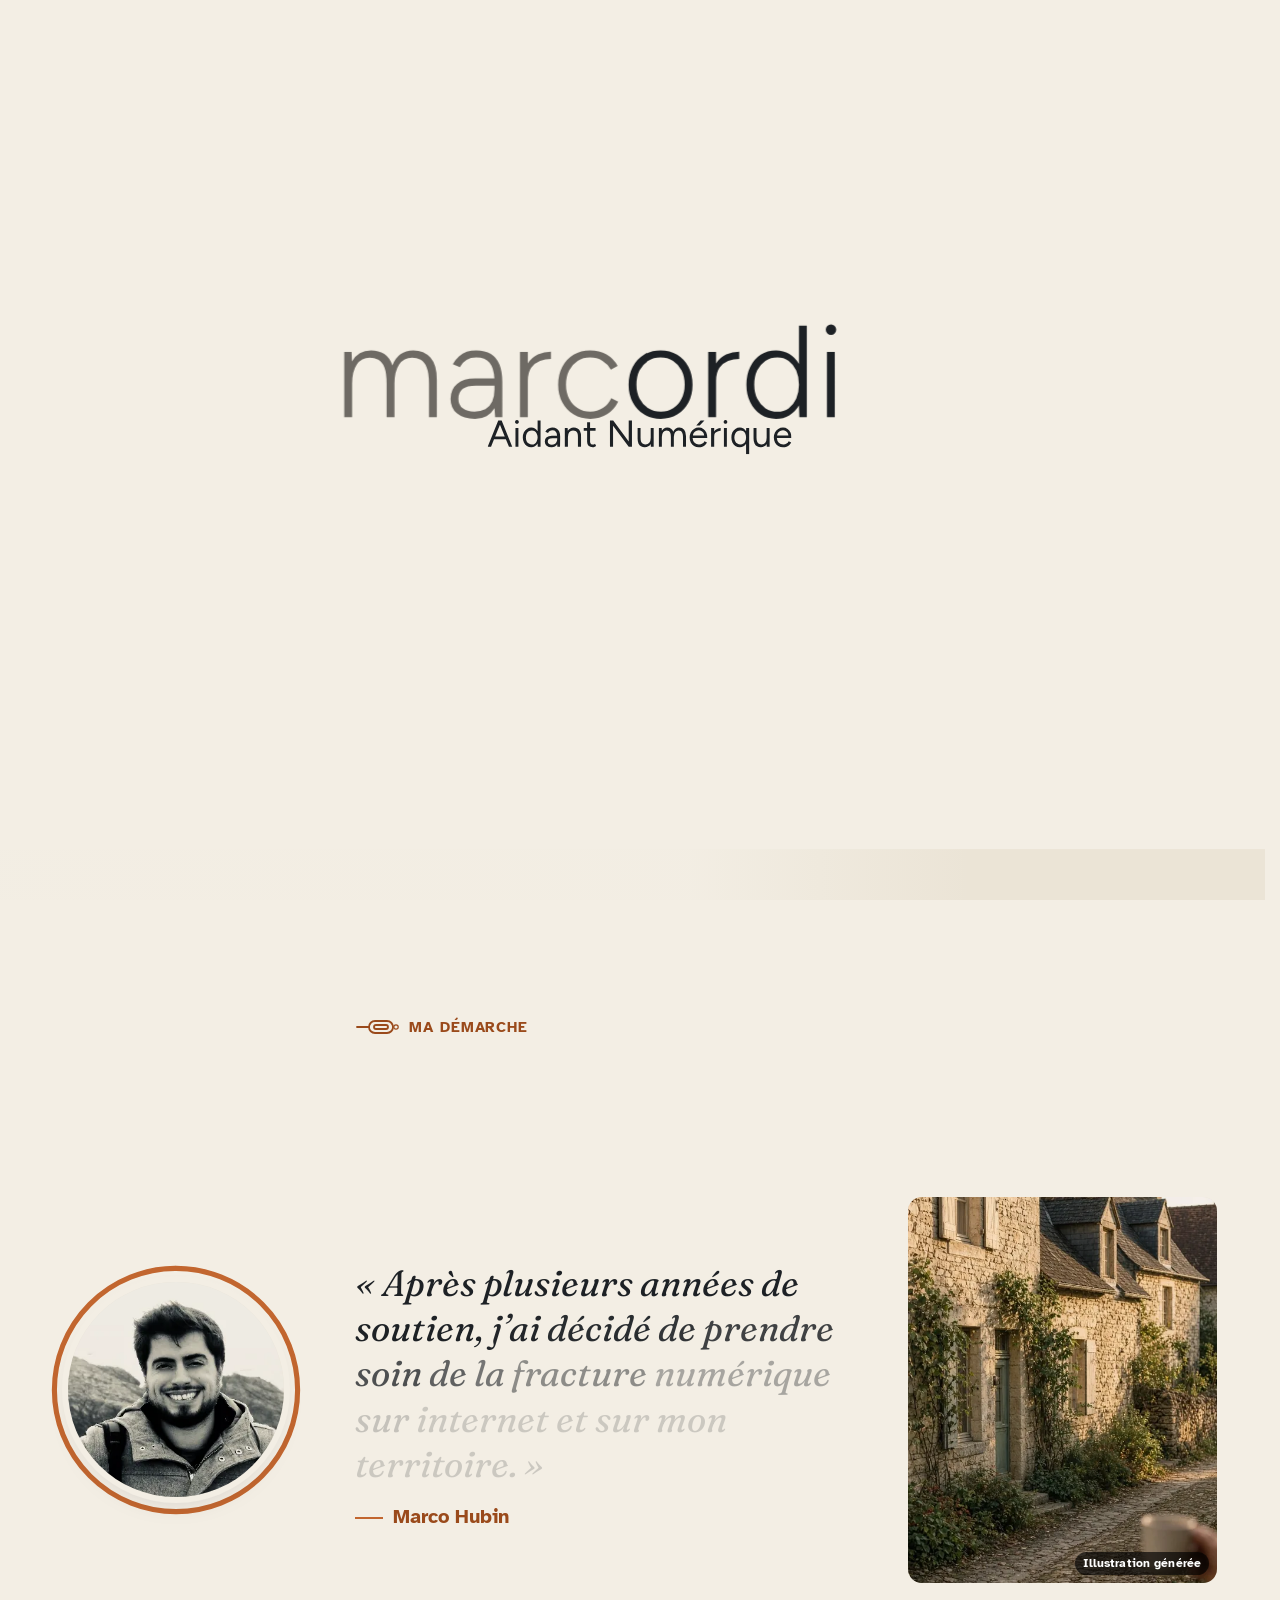
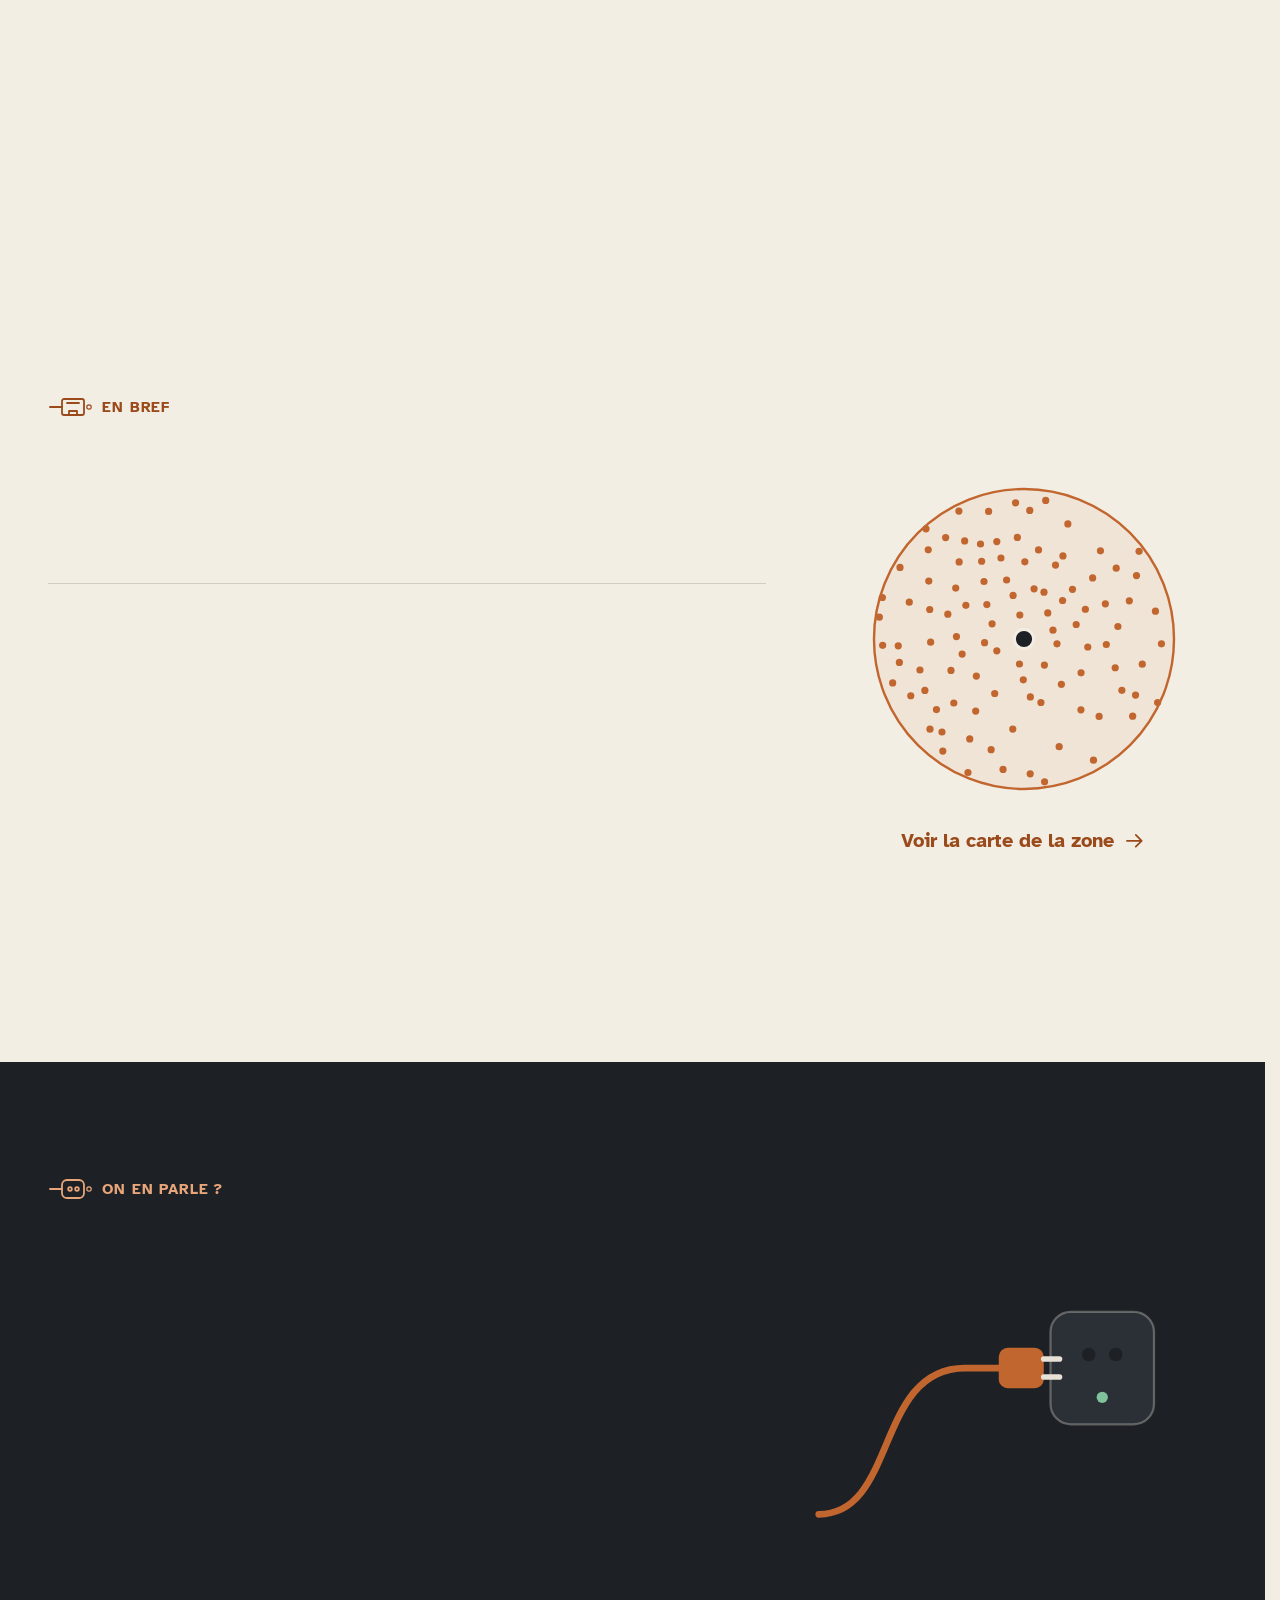
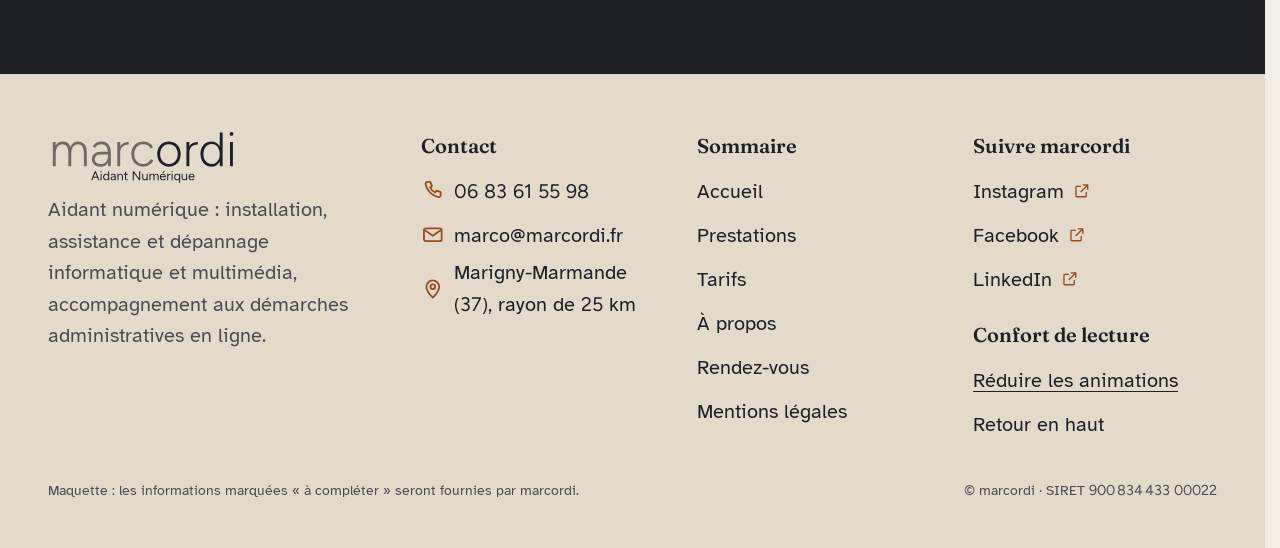
<file: a-propos.html>
<!doctype html>
<html lang="fr" data-v="1" data-gabarit="a-propos" data-page="a-propos" data-curseur>
<head>
<meta charset="utf-8">
<meta name="viewport" content="width=device-width, initial-scale=1, viewport-fit=cover">
<title>À propos : Marco Hubin, marcordi</title>
<meta name="description" content="marcordi, c’est Marco Hubin, aidant numérique basé à Marigny-⁠Marmande, en Indre-⁠et-⁠Loire. English spoken.">
<meta name="robots" content="noindex, nofollow">
<link rel="canonical" href="https://marcordi-maquette.vercel.app/a-propos">
<style>:root{--fond:#F3EEE4;--texte:#1D2125;--voile-fond:#1D2125;--ouverture-fond:#F3EEE4;--menu-fond:#F3EEE4}:root { --entete-h: 72px; --barres-h: 0px; } html { background: var(--fond); color: var(--texte); scrollbar-gutter: stable; } body { margin: 0; background: var(--fond); } html.js:not(.calme):not(.secours):not([data-arrivee="retour"]) [data-anime] { opacity: 0; } html.js:not(.calme):not(.secours):not([data-arrivee="retour"]) [data-anime].vu { opacity: 1; } [data-voile] { position: fixed; inset: 0; z-index: 900; background: var(--voile-fond); transform: translateY(100%); visibility: hidden; pointer-events: none; } html[data-arrivee="voile"]:not(.voile-leve):not(.calme):not(.secours) [data-voile] { transform: none; visibility: visible; } html.calme [data-voile], html.secours [data-voile] { visibility: hidden !important; } .ouverture-panneau { position: fixed; inset: 0; z-index: 850; display: none; place-content: center; justify-items: center; background: var(--ouverture-fond, var(--voile-fond)); color: var(--fond); text-align: center; } html.js[data-arrivee="intro"]:not(.calme):not(.secours):not(.intro-finie) .ouverture-panneau { display: grid; } html.defilement-bloque, html.defilement-bloque body, html.js[data-arrivee="intro"]:not(.calme):not(.secours):not(.intro-finie), html.js[data-arrivee="intro"]:not(.calme):not(.secours):not(.intro-finie) body, html[data-arrivee="voile"]:not(.voile-leve):not(.calme):not(.secours), html[data-arrivee="voile"]:not(.voile-leve):not(.calme):not(.secours) body { overflow: hidden; } html.js[data-arrivee="intro"]:not(.calme):not(.secours):not(.intro-finie) { background-color: var(--ouverture-fond, var(--voile-fond)); } html[data-arrivee="voile"]:not(.voile-leve):not(.calme):not(.secours) { background-color: var(--voile-fond); }</style>
<script>(function () {
var d = document.documentElement, ss = null, ls = null;
try { ss = window.sessionStorage; ls = window.localStorage; } catch (e) {}
d.classList.add('js');
var calme = false;
try { calme = !!ls && ls.getItem('socle:calme') === 'oui'; } catch (e) {}
if (!calme && window.matchMedia && matchMedia('(prefers-reduced-motion: reduce)').matches) calme = true;
if (calme) d.classList.add('calme');
var nav = performance.getEntriesByType ? performance.getEntriesByType('navigation')[0] : null;
var type = nav ? nav.type : 'navigate';
var depart = null;
try { depart = JSON.parse(ss.getItem('socle:depart') || 'null'); ss.removeItem('socle:depart'); } catch (e) {}
if (depart && !(Date.now() - depart.t < 15000)) depart = null;
var retourSection = false;
try { retourSection = !!ss.getItem('socle:calme-retour'); } catch (e) {}
var mode = type === 'back_forward' || retourSection ? 'retour' : type === 'reload' ? 'intro' : depart ? 'voile' : 'intro';
d.setAttribute('data-arrivee', mode);
if (mode === 'voile' && depart.couleur) d.style.setProperty('--voile-fond', depart.couleur);
if (type === 'reload' && 'scrollRestoration' in history) {
if (!retourSection) history.scrollRestoration = 'manual';
}
try {
var choisie = ls && ls.getItem('socle:langue');
var langue = (d.lang || '').slice(0, 2);
if (choisie && choisie !== langue && type === 'navigate' && !depart) {
var alt = document.querySelector('link[rel="alternate"][hreflang="' + choisie + '"]');
if (alt) location.replace(new URL(alt.href).pathname + location.search + location.hash);
}
} catch (e) {}
setTimeout(function () { if (!d.classList.contains('demarre')) d.classList.add('secours'); }, 2000);
})();</script>
<link rel="preload" href="/assets/fonts/fraunces-600.woff2" as="font" type="font/woff2" crossorigin>
<link rel="preload" href="/assets/fonts/atkinson-400.woff2" as="font" type="font/woff2" crossorigin>
<link rel="stylesheet" href="/assets/css/socle.css?v=1">
<link rel="stylesheet" href="/assets/css/site.css?v=1">
<link rel="modulepreload" href="/assets/js/site.js?v=1">
<link rel="modulepreload" href="/assets/js/socle/index.js?v=1">
<script src="/assets/vendor/gsap.min.js" defer></script>
<script src="/assets/vendor/ScrollTrigger.min.js" defer></script>
<script src="/assets/vendor/SplitText.min.js" defer></script>
<script type="module" src="/assets/js/site.js?v=1"></script>
<meta name="theme-color" content="#F3EEE4">
<link rel="icon" href="/assets/images/favicon.svg" type="image/svg+xml">
<link rel="apple-touch-icon" href="/assets/images/apple-touch-icon.png">
<meta property="og:type" content="website">
<meta property="og:site_name" content="marcordi">
<meta property="og:locale" content="fr_FR">
<meta property="og:title" content="À propos : Marco Hubin, marcordi">
<meta property="og:description" content="marcordi, c’est Marco Hubin, aidant numérique basé à Marigny-⁠Marmande, en Indre-⁠et-⁠Loire. English spoken.">
<meta property="og:url" content="https://marcordi-maquette.vercel.app/a-propos">
<meta property="og:image" content="https://marcordi-maquette.vercel.app/assets/partage/a-propos-fr.jpg">
<meta property="og:image:width" content="1200">
<meta property="og:image:height" content="630">
<meta property="og:image:alt" content="À propos de marcordi : petite route de campagne en Touraine">
<meta name="twitter:card" content="summary_large_image">
<script type="application/ld+json">{"@context":"https://schema.org","@type":"LocalBusiness","name":"marcordi","description":"Aidant numérique : installation, assistance et dépannage informatique (Windows et macOS) et multimédia (smartphone, TV, box), accompagnement aux démarches administratives en ligne. Intervention à distance, à domicile ou en tiers-lieu.","url":"https://marcordi-maquette.vercel.app/","telephone":"+33683615598","email":"marco@marcordi.fr","founder":{"@type":"Person","name":"Marco Hubin"},"address":{"@type":"PostalAddress","addressLocality":"Marigny-Marmande","postalCode":"37120","addressRegion":"Indre-et-Loire","addressCountry":"FR"},"areaServed":{"@type":"GeoCircle","geoMidpoint":{"@type":"GeoCoordinates","latitude":46.977,"longitude":0.4811},"geoRadius":"25000"},"knowsLanguage":["fr","en"],"sameAs":["https://www.instagram.com/marcordi.fr/","https://www.facebook.com/marcordi.fr/","https://www.linkedin.com/company/marcordi/"]}</script>
</head>
<body id="haut">
<div data-voile aria-hidden="true"><div class="voile-contenu">
  <svg class="voile-cable" viewBox="0 0 400 40" preserveAspectRatio="none" focusable="false"><path d="M0 20 C 90 20 110 34 170 34 S 250 20 300 20 H 400"/></svg>
  <img src="/assets/images/logo-clair.svg" alt="" width="395" height="112"><span data-voile-libelle>À propos</span></div></div>
<div class="ouverture-panneau" data-ouverture data-gouttiere="#F3EEE4" aria-hidden="true">
  <div class="intro-fond"></div>
  <div class="intro-scene"><svg class="intro-svg" viewBox="-152.0 -89.0 694.8 168.2" data-marc-fin="220.5" data-ordi-debut="225" data-mot="-2 -73 394.8 76.2" data-vb="-152.0 -89.0 694.8 168.2" aria-hidden="true" focusable="false">
<path class="intro-cable" d="" fill="none"/>
<g class="intro-marc"><path d="M7.5 0V-50H13.1L13.4 -42.8Q15.7 -46.9 19.4 -49.1Q23 -51.2 27.9 -51.2Q33.8 -51.2 38.1 -48.4Q42.4 -45.5 44.3 -39.6Q46.4 -45.2 50.5 -48.2Q54.5 -51.2 60.3 -51.2Q68.5 -51.2 73.5 -45.6Q78.4 -40 78.3 -28.6V0H72.3V-25.6Q72.3 -33.9 70.5 -38.2Q68.8 -42.5 65.9 -44Q63 -45.6 59.3 -45.6Q53 -45.6 49.5 -40.4Q45.9 -35.1 45.9 -25.7V0H39.9V-25.6Q39.9 -33.9 38.2 -38.2Q36.4 -42.5 33.5 -44Q30.6 -45.6 26.9 -45.6Q20.6 -45.6 17.1 -40.4Q13.5 -35.1 13.5 -25.7V0ZM107.5 1.2Q98.7 1.2 93.8 -2.9Q88.8 -6.9 88.8 -14.1Q88.8 -21.5 93.8 -25.6Q98.7 -29.7 107.5 -29.7H122.3Q121.9 -37.7 118.6 -41.7Q115.3 -45.7 108.5 -45.7Q104 -45.7 101 -43.9Q97.9 -42.1 95.9 -38.3L90.5 -40.7Q92.6 -44.3 95.2 -46.6Q97.9 -48.9 101.2 -50.1Q104.5 -51.2 108.5 -51.2Q115.2 -51.2 119.6 -48.5Q124 -45.8 126.2 -40.4Q128.4 -35 128.4 -26.8V0H122.9L122.4 -7Q120.1 -3.1 116.3 -0.9Q112.5 1.2 107.5 1.2ZM107.1 -4.3Q111.9 -4.3 115.4 -6.2Q118.8 -8.2 120.6 -12Q122.4 -15.8 122.4 -21.4V-24.2H108.3Q101.1 -24.2 98 -21.6Q94.8 -18.9 94.8 -14.1Q94.8 -9.5 98.1 -6.9Q101.3 -4.3 107.1 -4.3ZM141.9 0V-50H147.9V-41.2Q150.8 -45.9 155.6 -48.1Q160.4 -50.2 165.6 -50.2V-44.7Q161.2 -44.7 157.2 -43.2Q153.1 -41.6 150.5 -38Q147.9 -34.3 147.9 -28V0ZM195.7 1.2Q188.5 1.2 183 -2.1Q177.4 -5.5 174.3 -11.4Q171.1 -17.3 171.1 -25Q171.1 -32.7 174.2 -38.6Q177.3 -44.5 182.9 -47.9Q188.4 -51.2 195.5 -51.2Q202.6 -51.2 208.1 -48.1Q213.6 -44.9 216.6 -39.3L211.4 -36.5Q209.1 -40.8 205 -43.2Q200.8 -45.7 195.5 -45.7Q190.1 -45.7 186 -43.1Q181.8 -40.4 179.5 -35.8Q177.1 -31.1 177.1 -25Q177.1 -18.9 179.5 -14.3Q181.9 -9.6 186.1 -7Q190.3 -4.3 195.7 -4.3Q201.1 -4.3 205.3 -7.1Q209.5 -9.8 211.7 -14.7L217 -11.9Q214 -5.8 208.5 -2.3Q202.9 1.2 195.7 1.2Z"/></g>
<g class="intro-ordi"><path d="M249.6 1.2Q242.4 1.2 236.9 -2.1Q231.3 -5.5 228.2 -11.4Q225 -17.3 225 -25Q225 -32.7 228.1 -38.6Q231.2 -44.5 236.8 -47.9Q242.3 -51.2 249.4 -51.2Q256.6 -51.2 262.1 -47.9Q267.7 -44.5 270.8 -38.6Q273.9 -32.7 273.9 -25Q273.9 -17.3 270.8 -11.4Q267.7 -5.5 262.2 -2.1Q256.7 1.2 249.6 1.2ZM249.6 -4.3Q255 -4.3 259.1 -7Q263.2 -9.6 265.5 -14.3Q267.9 -18.9 267.9 -25Q267.9 -31.1 265.5 -35.8Q263.2 -40.4 259 -43.1Q254.8 -45.7 249.4 -45.7Q244 -45.7 239.8 -43.1Q235.7 -40.4 233.3 -35.8Q231 -31.1 231 -25Q231 -18.9 233.4 -14.3Q235.8 -9.6 240 -7Q244.2 -4.3 249.6 -4.3ZM285.9 0V-50H291.9V-41.2Q294.8 -45.9 299.6 -48.1Q304.4 -50.2 309.6 -50.2V-44.7Q305.2 -44.7 301.1 -43.2Q297.1 -41.6 294.5 -38Q291.9 -34.3 291.9 -28V0ZM337.7 1.2Q331.1 1.2 326 -2.1Q320.9 -5.5 318 -11.5Q315.1 -17.4 315.1 -25Q315.1 -32.7 318 -38.6Q320.9 -44.5 326 -47.9Q331.1 -51.2 337.7 -51.2Q343.4 -51.2 347.9 -48.5Q352.5 -45.7 355.3 -40.9V-70H361.3V0H355.6L355.3 -9.1Q352.5 -4.3 347.9 -1.5Q343.4 1.2 337.7 1.2ZM338.9 -4.2Q343.7 -4.2 347.4 -6.8Q351.1 -9.5 353.2 -14.2Q355.3 -18.9 355.3 -24.9V-25Q355.3 -31.1 353.2 -35.8Q351.1 -40.5 347.4 -43.2Q343.7 -45.8 338.8 -45.8Q333.6 -45.8 329.6 -43.2Q325.6 -40.5 323.3 -35.8Q321.1 -31.1 321.1 -25Q321.1 -18.9 323.4 -14.2Q325.7 -9.5 329.7 -6.8Q333.7 -4.2 338.9 -4.2ZM376.7 0V-50H382.7V0ZM379.8 -63Q378.2 -63 377 -64.2Q375.8 -65.4 375.8 -67Q375.8 -68.7 377 -69.8Q378.2 -71 379.8 -71Q381.5 -71 382.6 -69.8Q383.8 -68.7 383.8 -67Q383.8 -65.4 382.6 -64.2Q381.5 -63 379.8 -63Z"/></g>
<g class="intro-prise"><rect x="-12" y="-7" width="13" height="14" rx="3"/><path d="M1 -3.4h6M1 3.4h6" fill="none"/></g>
<g class="intro-etincelle" data-ephemere><path d="M0 -12v-9M9 -9l6 -6M-9 -9l-6 -6M12 0h8M-12 0h-8" fill="none"/></g>
</svg><svg class="intro-tag-svg" viewBox="-152.0 -89.0 694.8 168.2" aria-hidden="true" focusable="false"><g class="intro-tag"><path d="M87.4 29.2 94.9 10.6H97.3L104.8 29.2H102.5L100.3 23.9H91.9L89.8 29.2ZM92.7 21.9H99.5L96.1 13.5ZM107.1 29.2V15.9H109.2V29.2ZM108.2 12.9Q107.6 12.9 107.2 12.5Q106.8 12.1 106.8 11.6Q106.8 11 107.2 10.6Q107.6 10.2 108.2 10.2Q108.7 10.2 109.1 10.6Q109.5 11 109.5 11.6Q109.5 12.1 109.1 12.5Q108.7 12.9 108.2 12.9ZM118.3 29.5Q116.5 29.5 115.2 28.6Q113.8 27.8 113.1 26.2Q112.3 24.6 112.3 22.6Q112.3 20.5 113.1 18.9Q113.8 17.4 115.2 16.5Q116.5 15.6 118.3 15.6Q119.8 15.6 120.9 16.3Q122.1 17 122.8 18.2V10.6H124.9V29.2H122.9L122.8 26.9Q122.1 28.1 120.9 28.8Q119.8 29.5 118.3 29.5ZM118.8 27.6Q120 27.6 120.8 27Q121.7 26.3 122.2 25.2Q122.8 24.1 122.8 22.7V22.5Q122.8 21.1 122.2 19.9Q121.7 18.8 120.8 18.2Q119.9 17.6 118.8 17.6Q117.5 17.6 116.5 18.2Q115.6 18.8 115 20Q114.5 21.1 114.5 22.6Q114.5 24 115 25.2Q115.6 26.3 116.6 26.9Q117.5 27.6 118.8 27.6ZM132.8 29.5Q130.5 29.5 129.2 28.4Q127.9 27.4 127.9 25.5Q127.9 23.4 129.2 22.4Q130.5 21.3 132.9 21.3H136.6Q136.5 19.4 135.7 18.5Q134.9 17.5 133.3 17.5Q132.2 17.5 131.4 18Q130.7 18.4 130.2 19.4L128.3 18.6Q128.8 17.7 129.5 17Q130.2 16.3 131.1 16Q132.1 15.6 133.3 15.6Q135.2 15.6 136.4 16.4Q137.6 17.1 138.2 18.5Q138.8 19.9 138.8 22L138.7 29.2H136.8L136.7 27.4Q136.1 28.4 135.1 29Q134.1 29.5 132.8 29.5ZM132.9 27.7Q134.1 27.7 134.9 27.2Q135.8 26.7 136.2 25.8Q136.7 24.9 136.7 23.6V23.1H133.4Q131.6 23.1 130.8 23.7Q130 24.3 130 25.4Q130 26.5 130.8 27.1Q131.5 27.7 132.9 27.7ZM142.1 29.2V15.9H144.1L144.2 17.9Q144.9 16.8 146 16.2Q147 15.6 148.4 15.6Q150 15.6 151.1 16.3Q152.3 16.9 152.9 18.2Q153.6 19.6 153.6 21.8V29.2H151.4V22.4Q151.4 20.5 151 19.4Q150.5 18.4 149.7 18Q148.9 17.6 147.9 17.6Q146.2 17.6 145.2 18.9Q144.3 20.1 144.3 22.3V29.2ZM161.9 29.5Q160 29.5 158.9 28.5Q157.9 27.5 157.9 25.7V17.8H155.5V15.9H157.9V11.8H160V15.9H163.9V17.8H160V25.5Q160 26.5 160.5 27Q161.1 27.6 162 27.6Q162.4 27.6 162.7 27.5Q163 27.4 163.5 27L164.3 28.7Q163.6 29.2 163 29.3Q162.5 29.5 161.9 29.5ZM174.1 29.2V10.6H176.4L187.4 25.5V10.6H189.7V29.2H187.4L176.3 14.2V29.2ZM198.8 29.5Q197.3 29.5 196.1 28.9Q195 28.3 194.3 26.9Q193.7 25.5 193.7 23.4V15.9H195.8V22.7Q195.8 24.7 196.2 25.7Q196.7 26.8 197.5 27.1Q198.3 27.5 199.3 27.5Q201 27.5 202 26.3Q203 25 203 22.8V15.9H205.1V29.2H203.1L203 27.2Q202.3 28.3 201.3 28.9Q200.2 29.5 198.8 29.5ZM208.8 29.2V15.9H210.8L210.9 17.8Q211.5 16.7 212.4 16.2Q213.4 15.6 214.7 15.6Q216.3 15.6 217.4 16.4Q218.5 17.1 219 18.6Q219.6 17.2 220.6 16.4Q221.7 15.6 223.2 15.6Q225.4 15.6 226.7 17.1Q228 18.6 228 21.6V29.2H225.9V22.4Q225.9 20.5 225.4 19.4Q225 18.4 224.3 18Q223.7 17.6 222.8 17.6Q221.2 17.6 220.3 18.9Q219.4 20.1 219.4 22.3V29.2H217.3V22.4Q217.3 20.5 216.9 19.4Q216.5 18.4 215.8 18Q215.1 17.6 214.2 17.6Q212.7 17.6 211.8 18.9Q210.9 20.1 210.9 22.3V29.2ZM237.1 29.5Q235.2 29.5 233.7 28.6Q232.2 27.7 231.4 26.2Q230.6 24.6 230.6 22.6Q230.6 20.5 231.4 19Q232.2 17.4 233.7 16.5Q235.2 15.6 237.1 15.6Q238.9 15.6 240.3 16.5Q241.6 17.5 242.4 19.1Q243.1 20.7 243.1 23H232.7Q232.8 25.1 234.1 26.4Q235.3 27.6 237.2 27.6Q238.7 27.6 239.6 26.9Q240.6 26.3 241.1 25.2L242.9 26.1Q242.4 27.1 241.6 27.9Q240.8 28.7 239.6 29.1Q238.5 29.5 237.1 29.5ZM232.9 21.2H240.9Q240.8 20.1 240.3 19.2Q239.7 18.4 238.9 18Q238.1 17.5 237.1 17.5Q236.1 17.5 235.1 18Q234.2 18.4 233.6 19.2Q233 20.1 232.9 21.2ZM235.3 14.1 238.4 10.6H241.1L237.7 14.1ZM245.8 29.2V15.9H248V18.3Q248.7 17.1 250 16.5Q251.3 15.9 252.6 15.9V17.9Q251.5 17.9 250.4 18.3Q249.3 18.7 248.6 19.5Q248 20.4 248 21.9V29.2ZM254.9 29.2V15.9H257V29.2ZM256 12.9Q255.5 12.9 255.1 12.5Q254.7 12.1 254.7 11.6Q254.7 11 255.1 10.6Q255.5 10.2 256 10.2Q256.6 10.2 256.9 10.6Q257.3 11 257.3 11.6Q257.3 12.1 256.9 12.5Q256.6 12.9 256 12.9ZM270.6 34.5V27Q269.9 28.2 268.8 28.8Q267.6 29.5 266.2 29.5Q264.4 29.5 263 28.6Q261.7 27.8 260.9 26.2Q260.2 24.6 260.2 22.6Q260.2 20.5 260.9 18.9Q261.7 17.4 263 16.5Q264.4 15.6 266.2 15.6Q267.6 15.6 268.8 16.3Q269.9 17 270.6 18.2L270.7 15.9H272.8V34.5ZM266.6 27.6Q267.8 27.6 268.7 26.9Q269.6 26.3 270.1 25.2Q270.6 24 270.6 22.6Q270.6 21.1 270.1 20Q269.6 18.8 268.7 18.2Q267.8 17.6 266.6 17.6Q265.4 17.6 264.4 18.2Q263.4 18.8 262.9 20Q262.3 21.1 262.3 22.6Q262.3 24 262.9 25.2Q263.4 26.3 264.4 26.9Q265.4 27.6 266.6 27.6ZM281.1 29.5Q279.5 29.5 278.4 28.9Q277.2 28.3 276.6 26.9Q275.9 25.5 275.9 23.4V15.9H278V22.7Q278 24.7 278.5 25.7Q278.9 26.8 279.7 27.1Q280.5 27.5 281.6 27.5Q283.3 27.5 284.2 26.3Q285.2 25 285.2 22.8V15.9H287.3V29.2H285.3L285.2 27.2Q284.6 28.3 283.5 28.9Q282.5 29.5 281.1 29.5ZM296.8 29.5Q294.9 29.5 293.4 28.6Q291.9 27.7 291.1 26.2Q290.3 24.6 290.3 22.6Q290.3 20.5 291.1 19Q291.9 17.4 293.4 16.5Q294.9 15.6 296.8 15.6Q298.6 15.6 300 16.5Q301.3 17.5 302.1 19.1Q302.8 20.7 302.8 23H292.4Q292.6 25.1 293.8 26.4Q295 27.6 297 27.6Q298.4 27.6 299.3 26.9Q300.3 26.3 300.8 25.2L302.6 26.1Q302.1 27.1 301.3 27.9Q300.5 28.7 299.3 29.1Q298.2 29.5 296.8 29.5ZM292.6 21.2H300.6Q300.5 20.1 300 19.2Q299.4 18.4 298.6 18Q297.8 17.5 296.8 17.5Q295.8 17.5 294.8 18Q293.9 18.4 293.3 19.2Q292.7 20.1 292.6 21.2Z"/></g></svg></div>
</div>
<a class="evitement" href="#contenu">Aller au contenu</a>
<header data-entete>
  <div class="entete-rangee">
    <a class="entete-logo" href="/" aria-label="marcordi, aidant numérique : accueil" data-libelle="Accueil">
      <svg class="logo-mot" viewBox="-2.0 -73.0 394.8 76.2" role="img" aria-label="marcordi, aidant numérique : accueil"><path class="logo-marc" d="M7.5 0V-50H13.1L13.4 -42.8Q15.7 -46.9 19.4 -49.1Q23 -51.2 27.9 -51.2Q33.8 -51.2 38.1 -48.4Q42.4 -45.5 44.3 -39.6Q46.4 -45.2 50.5 -48.2Q54.5 -51.2 60.3 -51.2Q68.5 -51.2 73.5 -45.6Q78.4 -40 78.3 -28.6V0H72.3V-25.6Q72.3 -33.9 70.5 -38.2Q68.8 -42.5 65.9 -44Q63 -45.6 59.3 -45.6Q53 -45.6 49.5 -40.4Q45.9 -35.1 45.9 -25.7V0H39.9V-25.6Q39.9 -33.9 38.2 -38.2Q36.4 -42.5 33.5 -44Q30.6 -45.6 26.9 -45.6Q20.6 -45.6 17.1 -40.4Q13.5 -35.1 13.5 -25.7V0ZM107.5 1.2Q98.7 1.2 93.8 -2.9Q88.8 -6.9 88.8 -14.1Q88.8 -21.5 93.8 -25.6Q98.7 -29.7 107.5 -29.7H122.3Q121.9 -37.7 118.6 -41.7Q115.3 -45.7 108.5 -45.7Q104 -45.7 101 -43.9Q97.9 -42.1 95.9 -38.3L90.5 -40.7Q92.6 -44.3 95.2 -46.6Q97.9 -48.9 101.2 -50.1Q104.5 -51.2 108.5 -51.2Q115.2 -51.2 119.6 -48.5Q124 -45.8 126.2 -40.4Q128.4 -35 128.4 -26.8V0H122.9L122.4 -7Q120.1 -3.1 116.3 -0.9Q112.5 1.2 107.5 1.2ZM107.1 -4.3Q111.9 -4.3 115.4 -6.2Q118.8 -8.2 120.6 -12Q122.4 -15.8 122.4 -21.4V-24.2H108.3Q101.1 -24.2 98 -21.6Q94.8 -18.9 94.8 -14.1Q94.8 -9.5 98.1 -6.9Q101.3 -4.3 107.1 -4.3ZM141.9 0V-50H147.9V-41.2Q150.8 -45.9 155.6 -48.1Q160.4 -50.2 165.6 -50.2V-44.7Q161.2 -44.7 157.2 -43.2Q153.1 -41.6 150.5 -38Q147.9 -34.3 147.9 -28V0ZM195.7 1.2Q188.5 1.2 183 -2.1Q177.4 -5.5 174.3 -11.4Q171.1 -17.3 171.1 -25Q171.1 -32.7 174.2 -38.6Q177.3 -44.5 182.9 -47.9Q188.4 -51.2 195.5 -51.2Q202.6 -51.2 208.1 -48.1Q213.6 -44.9 216.6 -39.3L211.4 -36.5Q209.1 -40.8 205 -43.2Q200.8 -45.7 195.5 -45.7Q190.1 -45.7 186 -43.1Q181.8 -40.4 179.5 -35.8Q177.1 -31.1 177.1 -25Q177.1 -18.9 179.5 -14.3Q181.9 -9.6 186.1 -7Q190.3 -4.3 195.7 -4.3Q201.1 -4.3 205.3 -7.1Q209.5 -9.8 211.7 -14.7L217 -11.9Q214 -5.8 208.5 -2.3Q202.9 1.2 195.7 1.2Z"/><path class="logo-ordi" d="M249.6 1.2Q242.4 1.2 236.9 -2.1Q231.3 -5.5 228.2 -11.4Q225 -17.3 225 -25Q225 -32.7 228.1 -38.6Q231.2 -44.5 236.8 -47.9Q242.3 -51.2 249.4 -51.2Q256.6 -51.2 262.1 -47.9Q267.7 -44.5 270.8 -38.6Q273.9 -32.7 273.9 -25Q273.9 -17.3 270.8 -11.4Q267.7 -5.5 262.2 -2.1Q256.7 1.2 249.6 1.2ZM249.6 -4.3Q255 -4.3 259.1 -7Q263.2 -9.6 265.5 -14.3Q267.9 -18.9 267.9 -25Q267.9 -31.1 265.5 -35.8Q263.2 -40.4 259 -43.1Q254.8 -45.7 249.4 -45.7Q244 -45.7 239.8 -43.1Q235.7 -40.4 233.3 -35.8Q231 -31.1 231 -25Q231 -18.9 233.4 -14.3Q235.8 -9.6 240 -7Q244.2 -4.3 249.6 -4.3ZM285.9 0V-50H291.9V-41.2Q294.8 -45.9 299.6 -48.1Q304.4 -50.2 309.6 -50.2V-44.7Q305.2 -44.7 301.1 -43.2Q297.1 -41.6 294.5 -38Q291.9 -34.3 291.9 -28V0ZM337.7 1.2Q331.1 1.2 326 -2.1Q320.9 -5.5 318 -11.5Q315.1 -17.4 315.1 -25Q315.1 -32.7 318 -38.6Q320.9 -44.5 326 -47.9Q331.1 -51.2 337.7 -51.2Q343.4 -51.2 347.9 -48.5Q352.5 -45.7 355.3 -40.9V-70H361.3V0H355.6L355.3 -9.1Q352.5 -4.3 347.9 -1.5Q343.4 1.2 337.7 1.2ZM338.9 -4.2Q343.7 -4.2 347.4 -6.8Q351.1 -9.5 353.2 -14.2Q355.3 -18.9 355.3 -24.9V-25Q355.3 -31.1 353.2 -35.8Q351.1 -40.5 347.4 -43.2Q343.7 -45.8 338.8 -45.8Q333.6 -45.8 329.6 -43.2Q325.6 -40.5 323.3 -35.8Q321.1 -31.1 321.1 -25Q321.1 -18.9 323.4 -14.2Q325.7 -9.5 329.7 -6.8Q333.7 -4.2 338.9 -4.2ZM376.7 0V-50H382.7V0ZM379.8 -63Q378.2 -63 377 -64.2Q375.8 -65.4 375.8 -67Q375.8 -68.7 377 -69.8Q378.2 -71 379.8 -71Q381.5 -71 382.6 -69.8Q383.8 -68.7 383.8 -67Q383.8 -65.4 382.6 -64.2Q381.5 -63 379.8 -63Z"/></svg>
    </a>
    <nav data-nav aria-label="Navigation principale">
      <ul><li><a href="/prestations" data-libelle="Prestations">Prestations</a></li><li><a href="/tarifs" data-libelle="Tarifs">Tarifs</a></li><li><a href="/a-propos" data-libelle="À propos" aria-current="page">À propos</a></li><li><a href="/rendez-vous" data-libelle="Rendez-⁠vous">Rendez-⁠vous</a></li></ul>
    </nav>
    <div class="entete-actions">
      <a class="bouton bouton--appel" href="tel:+33683615598" data-magnetique><svg class="picto" viewBox="0 0 24 24" aria-hidden="true" focusable="false"><g fill="none" stroke="currentColor" stroke-width="1.8" stroke-linecap="round" stroke-linejoin="round"><path d="M6.6 3h3l1.6 4.2-2 1.4a11 11 0 0 0 5.2 5.2l1.4-2 4.2 1.6v3a2 2 0 0 1-2.2 2A17 17 0 0 1 4.6 5.2 2 2 0 0 1 6.6 3z"/></g></svg><span class="appel-court">Appeler</span><span class="appel-long">06 83 61 55 98</span></a>
      <button type="button" data-menu-bouton aria-controls="menu" aria-expanded="false" data-libelle-ouvrir="Menu" data-libelle-fermer="Fermer"><span data-libelle-bouton>Menu</span></button>
    </div>
  </div>
</header>
<div id="menu" data-menu role="dialog" aria-modal="true" aria-label="Menu">
  <div class="menu-grille">
    <ul><li style="--i:0"><a href="/" class="menu-lien" data-libelle="Accueil">Accueil</a></li><li style="--i:1"><a href="/prestations" class="menu-lien" data-libelle="Prestations">Prestations</a></li><li style="--i:2"><a href="/tarifs" class="menu-lien" data-libelle="Tarifs">Tarifs</a></li><li style="--i:3"><a href="/a-propos" class="menu-lien" data-libelle="À propos" aria-current="page">À propos</a></li><li style="--i:4"><a href="/rendez-vous" class="menu-lien" data-libelle="Rendez-⁠vous">Rendez-⁠vous</a></li></ul>
    <div class="menu-contact">
      <p class="menu-titre">Joindre Marco</p>
      <p><a class="bouton" href="tel:+33683615598"><svg class="picto" viewBox="0 0 24 24" aria-hidden="true" focusable="false"><g fill="none" stroke="currentColor" stroke-width="1.8" stroke-linecap="round" stroke-linejoin="round"><path d="M6.6 3h3l1.6 4.2-2 1.4a11 11 0 0 0 5.2 5.2l1.4-2 4.2 1.6v3a2 2 0 0 1-2.2 2A17 17 0 0 1 4.6 5.2 2 2 0 0 1 6.6 3z"/></g></svg><span>06 83 61 55 98</span></a></p>
      <p><a class="lien-fil" href="mailto:marco@marcordi.fr">marco@marcordi.fr</a></p>
      <p>Chez vous dans un rayon de 25 km autour de Marigny-⁠Marmande, ou à distance.</p>
      <p><button type="button" class="lien" data-calme-bascule data-libelle-reduire="Réduire les animations" data-libelle-retablir="Rétablir les animations" data-libelle-systeme="Animations réduites par le réglage de votre appareil"><span data-libelle-bouton>Réduire les animations</span></button></p>
    </div>
  </div>
</div>
<main id="contenu" tabindex="-1">
<svg class="fil" data-fil aria-hidden="true" focusable="false" data-audit-ignorer><path class="fil-fond" d=""/><path class="fil-trace" d=""/><circle class="fil-tete" r="5" cx="-20" cy="-20"/></svg>
<section class="page-tete" id="debut">
  <figure class="media tete-media" data-grok style="--cadrage:65% 55%;--cadrage-mobile:40% 70%">
  <picture><source media="(max-width: 760px) and (orientation: portrait)" srcset="/assets/images/grok/a-propos-ouverture-mobile-640.webp 640w, /assets/images/grok/a-propos-ouverture-mobile-657.webp 657w" sizes="100vw">
    <img src="/assets/images/grok/a-propos-ouverture-1168.webp" srcset="/assets/images/grok/a-propos-ouverture-640.webp 640w, /assets/images/grok/a-propos-ouverture-1168.webp 1168w" sizes="100vw" alt="Petite route de campagne entre vignes et champs, au soleil couchant" width="1168" height="657" fetchpriority="high" loading="eager" decoding="sync">
  </picture><figcaption class="mention-ia">Illustration générée</figcaption>
</figure>
  <div class="tete-degrade" aria-hidden="true"></div>
  <div class="tete-texte conteneur">
    <p class="surtitre"><span class="prise" data-prise="secteur" aria-hidden="true"><svg viewBox="0 0 44 24" focusable="false"><g fill="none" stroke="currentColor" stroke-width="1.8" stroke-linecap="round" stroke-linejoin="round"><rect x="14" y="3" width="22" height="18" rx="5"/><circle cx="22" cy="12" r="1.8"/><circle cx="29" cy="12" r="1.8"/><path d="M2 12h12"/></g><circle class="prise-voyant" cx="41" cy="12" r="2.2"/></svg></span><span>À propos</span></p>
    <h1 class="tete-titre"><span class="ligne-masque"><span class="tete-ligne" data-anime="gsap">Marco, votre aidant numérique</span></span></h1>
    <p class="tete-actions" data-anime="gsap">
      <a class="bouton" href="tel:+33683615598" data-action-principale data-magnetique><svg class="picto" viewBox="0 0 24 24" aria-hidden="true" focusable="false"><g fill="none" stroke="currentColor" stroke-width="1.8" stroke-linecap="round" stroke-linejoin="round"><path d="M6.6 3h3l1.6 4.2-2 1.4a11 11 0 0 0 5.2 5.2l1.4-2 4.2 1.6v3a2 2 0 0 1-2.2 2A17 17 0 0 1 4.6 5.2 2 2 0 0 1 6.6 3z"/></g></svg><span>Appeler Marco</span></a>
      <a href="/rendez-vous#demande" class="bouton bouton--contour" data-libelle="Rendez-⁠vous">Demander un rendez-vous</a>
    </p>
    <p class="tete-info" data-info-cle data-anime="gsap"><svg class="picto" viewBox="0 0 24 24" aria-hidden="true" focusable="false"><g fill="none" stroke="currentColor" stroke-width="1.8" stroke-linecap="round" stroke-linejoin="round"><path d="M12 21s-6.5-6.2-6.5-11A6.5 6.5 0 0 1 18.5 10c0 4.8-6.5 11-6.5 11z"/><circle cx="12" cy="10" r="2.4"/></g></svg><span>Basé à Marigny-⁠Marmande, Indre-⁠et-⁠Loire.</span></p>
    <p class="tete-intro" data-anime="gsap">Aidant numérique, je vous assiste dans vos interactions avec vos appareils, dans votre vie de tous les jours comme dans vos démarches administratives.</p>
  </div>
</section>
<section class="demarche" id="demarche">
  <div class="conteneur demarche-grille">
    <div class="demarche-portrait">
      <div class="marco-portrait">
        <svg class="marco-anneau" viewBox="0 0 120 120" aria-hidden="true" focusable="false"><circle cx="60" cy="60" r="57" pathLength="1"/></svg>
        <figure class="media portrait" style="--cadrage:50% 40%">
  <picture>
    <img src="/assets/images/marco-portrait-400.webp" srcset="/assets/images/marco-portrait-400.webp 400w" sizes="280px" alt="Portrait de Marco Hubin, souriant, en extérieur" width="400" height="400" loading="lazy" decoding="async">
  </picture>
</figure>
      </div>
    </div>
    <div class="demarche-texte">
      <p class="surtitre"><span class="prise" data-prise="usb" aria-hidden="true"><svg viewBox="0 0 44 24" focusable="false"><g fill="none" stroke="currentColor" stroke-width="1.8" stroke-linecap="round" stroke-linejoin="round"><rect x="14" y="6" width="24" height="12" rx="6"/><rect x="19" y="10" width="14" height="4" rx="2"/><path d="M2 12h12"/></g><circle class="prise-voyant" cx="41" cy="12" r="2.2"/></svg></span><span>Ma démarche</span></p>
      <h2 data-anime>Prendre soin de la fracture numérique</h2>
      <figure class="citation">
        <blockquote><p data-citation>«&nbsp;Après plusieurs années de soutien, j’ai décidé de prendre soin de la fracture numérique sur internet et sur mon territoire.&nbsp;»</p></blockquote>
        <figcaption>Marco Hubin</figcaption>
      </figure>
      <p data-anime>marcordi, c’est Marco Hubin. J’interviens en présentiel sur les communes aux alentours, dans un rayon de 25 km. Consultez mes prestations pour connaître mon champ d’action.</p>
      <p data-anime><a href="/prestations" class="lien-fil lien-fort" data-libelle="Prestations">Prestations<svg class="picto" viewBox="0 0 24 24" aria-hidden="true" focusable="false"><g fill="none" stroke="currentColor" stroke-width="1.8" stroke-linecap="round" stroke-linejoin="round"><path d="M4 12h15M13 6l6 6-6 6"/></g></svg></a></p>
    </div>
    <figure class="media demarche-village" data-grok style="--cadrage:40% 50%">
  <picture>
    <img src="/assets/images/grok/a-propos-village-784.webp" srcset="/assets/images/grok/a-propos-village-640.webp 640w, /assets/images/grok/a-propos-village-784.webp 784w" sizes="(max-width: 760px) 100vw, 30vw" alt="Rue de village en pierre claire et toits d’ardoise, le matin" width="784" height="980" loading="lazy" decoding="async">
  </picture><figcaption class="mention-ia">Illustration générée</figcaption>
</figure>
  </div>
</section>
<section class="fiche" id="fiche">
  <div class="conteneur fiche-grille">
    <div>
      <p class="surtitre"><span class="prise" data-prise="rj45" aria-hidden="true"><svg viewBox="0 0 44 24" focusable="false"><g fill="none" stroke="currentColor" stroke-width="1.8" stroke-linecap="round" stroke-linejoin="round"><rect x="14" y="4" width="22" height="16" rx="2"/><path d="M21 20v-4h8v4M19 8h12"/><path d="M2 12h12"/></g><circle class="prise-voyant" cx="41" cy="12" r="2.2"/></svg></span><span>En bref</span></p>
      <h2 data-anime>marcordi en quelques lignes</h2>
      <dl class="fiche-liste">
        <div data-anime><dt>Qui</dt><dd>Marco Hubin, aidant numérique</dd></div><div data-anime><dt>Où</dt><dd>Marigny-⁠Marmande, Indre-⁠et-⁠Loire</dd></div><div data-anime><dt>Zone</dt><dd>Sur place dans un rayon de 25 km, à distance ailleurs</dd></div><div data-anime><dt>Devis</dt><dd>Gratuit, sur demande</dd></div><div data-anime><dt>Langues</dt><dd>Français, anglais</dd></div><div data-anime><dt>Statut</dt><dd>Entreprise individuelle, SIRET 900 834 433 00022</dd></div>
      </dl>
    </div>
    <div class="fiche-visuel" data-visuel>
      <svg viewBox="-30 -30 60 60" role="img" aria-label="Cercle de 25 km autour de Marigny-⁠Marmande" focusable="false">
        <circle class="zone-cercle" r="25" pathLength="1"/>
        <circle class="zone-point dedans" cx="-0.7" cy="-3.99" r="0.6" style="--d:0.12"/><circle class="zone-point dedans" cx="-0.76" cy="4.17" r="0.6" style="--d:0.13"/><circle class="zone-point dedans" cx="-4.53" cy="1.97" r="0.6" style="--d:0.14"/><circle class="zone-point dedans" cx="4.83" cy="-1.47" r="0.6" style="--d:0.15"/><circle class="zone-point dedans" cx="3.4" cy="4.35" r="0.6" style="--d:0.16"/><circle class="zone-point dedans" cx="5.5" cy="0.81" r="0.6" style="--d:0.16"/><circle class="zone-point dedans" cx="-5.32" cy="-2.53" r="0.6" style="--d:0.17"/><circle class="zone-point dedans" cx="3.96" cy="-4.35" r="0.6" style="--d:0.17"/><circle class="zone-point dedans" cx="-6.57" cy="0.61" r="0.6" style="--d:0.19"/><circle class="zone-point dedans" cx="-0.12" cy="6.81" r="0.6" style="--d:0.20"/><circle class="zone-point dedans" cx="-1.82" cy="-7.26" r="0.6" style="--d:0.22"/><circle class="zone-point dedans" cx="-6.19" cy="-5.74" r="0.6" style="--d:0.25"/><circle class="zone-point dedans" cx="3.33" cy="-7.81" r="0.6" style="--d:0.25"/><circle class="zone-point dedans" cx="1.68" cy="-8.37" r="0.6" style="--d:0.25"/><circle class="zone-point dedans" cx="8.7" cy="-2.42" r="0.6" style="--d:0.26"/><circle class="zone-point dedans" cx="6.43" cy="-6.42" r="0.6" style="--d:0.27"/><circle class="zone-point dedans" cx="1.06" cy="9.66" r="0.6" style="--d:0.29"/><circle class="zone-point dedans" cx="6.23" cy="7.55" r="0.6" style="--d:0.29"/><circle class="zone-point dedans" cx="-7.94" cy="6.18" r="0.6" style="--d:0.30"/><circle class="zone-point dedans" cx="-2.9" cy="-9.83" r="0.6" style="--d:0.30"/><circle class="zone-point dedans" cx="-4.88" cy="9.08" r="0.6" style="--d:0.30"/><circle class="zone-point dedans" cx="-10.31" cy="2.52" r="0.6" style="--d:0.31"/><circle class="zone-point dedans" cx="10.63" cy="1.33" r="0.6" style="--d:0.31"/><circle class="zone-point dedans" cx="2.82" cy="10.58" r="0.6" style="--d:0.32"/><circle class="zone-point dedans" cx="9.51" cy="5.64" r="0.6" style="--d:0.33"/><circle class="zone-point dedans" cx="-9.69" cy="-5.61" r="0.6" style="--d:0.33"/><circle class="zone-point dedans" cx="-11.26" cy="-0.4" r="0.6" style="--d:0.33"/><circle class="zone-point dedans" cx="10.23" cy="-4.96" r="0.6" style="--d:0.34"/><circle class="zone-point dedans" cx="8.08" cy="-8.28" r="0.6" style="--d:0.34"/><circle class="zone-point dedans" cx="-6.67" cy="-9.58" r="0.6" style="--d:0.34"/><circle class="zone-point dedans" cx="0.14" cy="-12.86" r="0.6" style="--d:0.38"/><circle class="zone-point dedans" cx="-12.7" cy="-4.14" r="0.6" style="--d:0.39"/><circle class="zone-point dedans" cx="-12.17" cy="5.24" r="0.6" style="--d:0.39"/><circle class="zone-point dedans" cx="5.25" cy="-12.32" r="0.6" style="--d:0.39"/><circle class="zone-point dedans" cx="13.72" cy="0.92" r="0.6" style="--d:0.40"/><circle class="zone-point dedans" cx="-3.84" cy="-13.5" r="0.6" style="--d:0.41"/><circle class="zone-point dedans" cx="-11.38" cy="-8.49" r="0.6" style="--d:0.42"/><circle class="zone-point dedans" cx="-8.05" cy="12.02" r="0.6" style="--d:0.43"/><circle class="zone-point dedans" cx="-7.06" cy="-12.96" r="0.6" style="--d:0.44"/><circle class="zone-point dedans" cx="13.56" cy="-5.87" r="0.6" style="--d:0.44"/><circle class="zone-point dedans" cx="2.42" cy="-14.85" r="0.6" style="--d:0.44"/><circle class="zone-point dedans" cx="9.49" cy="11.8" r="0.6" style="--d:0.45"/><circle class="zone-point dedans" cx="-1.87" cy="15.02" r="0.6" style="--d:0.45"/><circle class="zone-point dedans" cx="11.44" cy="-10.18" r="0.6" style="--d:0.45"/><circle class="zone-point dedans" cx="6.49" cy="-13.84" r="0.6" style="--d:0.45"/><circle class="zone-point dedans" cx="-15.56" cy="0.53" r="0.6" style="--d:0.46"/><circle class="zone-point dedans" cx="15.65" cy="-2.08" r="0.6" style="--d:0.46"/><circle class="zone-point dedans" cx="-11.7" cy="10.67" r="0.6" style="--d:0.47"/><circle class="zone-point dedans" cx="15.2" cy="4.79" r="0.6" style="--d:0.47"/><circle class="zone-point dedans" cx="-15.71" cy="-4.92" r="0.6" style="--d:0.48"/><circle class="zone-point dedans" cx="-10.81" cy="-12.85" r="0.6" style="--d:0.49"/><circle class="zone-point dedans" cx="-4.53" cy="-16.23" r="0.6" style="--d:0.50"/><circle class="zone-point dedans" cx="-1.11" cy="-16.93" r="0.6" style="--d:0.50"/><circle class="zone-point dedans" cx="-7.25" cy="-15.83" r="0.6" style="--d:0.51"/><circle class="zone-point dedans" cx="12.52" cy="12.9" r="0.6" style="--d:0.53"/><circle class="zone-point dedans" cx="-17.34" cy="5.17" r="0.6" style="--d:0.53"/><circle class="zone-point dedans" cx="16.31" cy="8.56" r="0.6" style="--d:0.54"/><circle class="zone-point dedans" cx="-15.87" cy="-9.66" r="0.6" style="--d:0.55"/><circle class="zone-point dedans" cx="-16.52" cy="8.57" r="0.6" style="--d:0.55"/><circle class="zone-point dedans" cx="17.55" cy="-6.37" r="0.6" style="--d:0.55"/><circle class="zone-point dedans" cx="-14.59" cy="11.76" r="0.6" style="--d:0.55"/><circle class="zone-point dedans" cx="5.86" cy="17.95" r="0.6" style="--d:0.56"/><circle class="zone-point dedans" cx="-9.04" cy="16.65" r="0.6" style="--d:0.56"/><circle class="zone-point dedans" cx="-9.89" cy="-16.34" r="0.6" style="--d:0.56"/><circle class="zone-point dedans" cx="-5.48" cy="18.44" r="0.6" style="--d:0.57"/><circle class="zone-point dedans" cx="15.37" cy="-11.8" r="0.6" style="--d:0.57"/><circle class="zone-point dedans" cx="12.74" cy="-14.69" r="0.6" style="--d:0.57"/><circle class="zone-point dedans" cx="19.71" cy="4.2" r="0.6" style="--d:0.59"/><circle class="zone-point dedans" cx="-19.12" cy="-6.13" r="0.6" style="--d:0.59"/><circle class="zone-point dedans" cx="7.31" cy="-19.18" r="0.6" style="--d:0.61"/><circle class="zone-point dedans" cx="-13.67" cy="15.5" r="0.6" style="--d:0.61"/><circle class="zone-point dedans" cx="18.59" cy="9.35" r="0.6" style="--d:0.61"/><circle class="zone-point dedans" cx="-20.96" cy="1.13" r="0.6" style="--d:0.62"/><circle class="zone-point dedans" cx="-20.77" cy="3.91" r="0.6" style="--d:0.62"/><circle class="zone-point dedans" cx="-18.87" cy="9.46" r="0.6" style="--d:0.62"/><circle class="zone-point dedans" cx="-13.06" cy="-16.9" r="0.6" style="--d:0.63"/><circle class="zone-point dedans" cx="18.75" cy="-10.57" r="0.6" style="--d:0.63"/><circle class="zone-point dedans" cx="0.96" cy="-21.43" r="0.6" style="--d:0.64"/><circle class="zone-point dedans" cx="-15.96" cy="-14.86" r="0.6" style="--d:0.64"/><circle class="zone-point dedans" cx="-15.67" cy="15.03" r="0.6" style="--d:0.64"/><circle class="zone-point dedans" cx="-3.49" cy="21.74" r="0.6" style="--d:0.65"/><circle class="zone-point dedans" cx="-5.9" cy="-21.27" r="0.6" style="--d:0.65"/><circle class="zone-point dedans" cx="18.11" cy="12.86" r="0.6" style="--d:0.66"/><circle class="zone-point dedans" cx="21.91" cy="-4.64" r="0.6" style="--d:0.66"/><circle class="zone-point dedans" cx="1.03" cy="22.47" r="0.6" style="--d:0.66"/><circle class="zone-point dedans" cx="-1.41" cy="-22.7" r="0.6" style="--d:0.67"/><circle class="zone-point dedans" cx="22.91" cy="0.81" r="0.6" style="--d:0.67"/><circle class="zone-point dedans" cx="-13.53" cy="18.68" r="0.6" style="--d:0.68"/><circle class="zone-point dedans" cx="-21.89" cy="7.32" r="0.6" style="--d:0.68"/><circle class="zone-point dedans" cx="11.58" cy="20.2" r="0.6" style="--d:0.69"/><circle class="zone-point dedans" cx="3.62" cy="-23.09" r="0.6" style="--d:0.69"/><circle class="zone-point dedans" cx="-23.56" cy="1.06" r="0.6" style="--d:0.69"/><circle class="zone-point dedans" cx="-20.67" cy="-11.93" r="0.6" style="--d:0.70"/><circle class="zone-point dedans" cx="-10.85" cy="-21.32" r="0.6" style="--d:0.71"/><circle class="zone-point dedans" cx="19.18" cy="-14.61" r="0.6" style="--d:0.71"/><circle class="zone-point dedans" cx="3.43" cy="23.81" r="0.6" style="--d:0.71"/><circle class="zone-point dedans" cx="-9.34" cy="22.25" r="0.6" style="--d:0.71"/><circle class="zone-point dedans" cx="-24.11" cy="-3.63" r="0.6" style="--d:0.71"/><circle class="zone-point dedans" cx="-16.33" cy="-18.37" r="0.6" style="--d:0.72"/><circle class="zone-point dedans" cx="-23.6" cy="-6.92" r="0.6" style="--d:0.72"/><circle class="zone-point dedans" cx="22.27" cy="10.59" r="0.6" style="--d:0.73"/>
        <circle class="zone-centre" r="1.6"/>
      </svg>
      <p><a href="/#zone" class="lien-fil lien-fort" data-libelle="Accueil">Voir la carte de la zone<svg class="picto" viewBox="0 0 24 24" aria-hidden="true" focusable="false"><g fill="none" stroke="currentColor" stroke-width="1.8" stroke-linecap="round" stroke-linejoin="round"><path d="M4 12h15M13 6l6 6-6 6"/></g></svg></a></p>
    </div>
  </div>
</section>
<section class="fin sombre" id="fin">
  <div class="conteneur fin-grille">
    <div class="fin-texte">
      <p class="surtitre"><span class="prise" data-prise="secteur" aria-hidden="true"><svg viewBox="0 0 44 24" focusable="false"><g fill="none" stroke="currentColor" stroke-width="1.8" stroke-linecap="round" stroke-linejoin="round"><rect x="14" y="3" width="22" height="18" rx="5"/><circle cx="22" cy="12" r="1.8"/><circle cx="29" cy="12" r="1.8"/><path d="M2 12h12"/></g><circle class="prise-voyant" cx="41" cy="12" r="2.2"/></svg></span><span>On en parle ?</span></p>
      <h2 data-anime>Un souci ? Appelez Marco.</h2>
      <p data-anime>Pour une information, une intervention ou un diagnostic.</p>
      <p class="fin-numero" data-anime><a href="tel:+33683615598">06 83 61 55 98</a></p>
      <p class="fin-actions" data-anime>
        <a class="bouton bouton--clair" href="tel:+33683615598" data-magnetique data-branchement><svg class="picto" viewBox="0 0 24 24" aria-hidden="true" focusable="false"><g fill="none" stroke="currentColor" stroke-width="1.8" stroke-linecap="round" stroke-linejoin="round"><path d="M6.6 3h3l1.6 4.2-2 1.4a11 11 0 0 0 5.2 5.2l1.4-2 4.2 1.6v3a2 2 0 0 1-2.2 2A17 17 0 0 1 4.6 5.2 2 2 0 0 1 6.6 3z"/></g></svg><span>Appeler Marco</span></a>
        <a href="/rendez-vous#demande" class="bouton bouton--contour" data-libelle="Rendez-⁠vous">Demander un rendez-vous</a>
      </p>
    </div>
    <div class="fin-visuel" data-visuel aria-hidden="true">
      <svg viewBox="0 0 320 320" focusable="false">
        <rect class="fin-socle" x="196" y="110" width="92" height="100" rx="18"/><circle class="fin-trou" cx="230" cy="148" r="6"/><circle class="fin-trou" cx="254" cy="148" r="6"/><circle class="fin-voyant" cx="242" cy="186" r="5"/>
        <path class="fin-cable" pathLength="1" d="M-10 290 C 60 290 40 160 120 160 L150 160"/>
        <g class="fin-prise"><rect x="150" y="142" width="40" height="36" rx="8"/><path d="M190 152h14M190 168h14"/></g>
      </svg>
    </div>
  </div>
</section>
</main>
<footer class="pied" id="pied">
  <div class="conteneur pied-grille">
    <div class="pied-marque">
      <a class="pied-logo" href="/" data-libelle="Accueil"><img src="/assets/images/logo.svg" alt="marcordi, aidant numérique : accueil" width="395" height="112"></a>
      <p>Aidant numérique : installation, assistance et dépannage informatique et multimédia, accompagnement aux démarches administratives en ligne.</p>
    </div>
    <div>
      <p class="pied-titre">Contact</p>
      <ul>
        <li><a class="lien-fil" href="tel:+33683615598"><svg class="picto" viewBox="0 0 24 24" aria-hidden="true" focusable="false"><g fill="none" stroke="currentColor" stroke-width="1.8" stroke-linecap="round" stroke-linejoin="round"><path d="M6.6 3h3l1.6 4.2-2 1.4a11 11 0 0 0 5.2 5.2l1.4-2 4.2 1.6v3a2 2 0 0 1-2.2 2A17 17 0 0 1 4.6 5.2 2 2 0 0 1 6.6 3z"/></g></svg><span>06 83 61 55 98</span></a></li>
        <li><a class="lien-fil" href="mailto:marco@marcordi.fr"><svg class="picto" viewBox="0 0 24 24" aria-hidden="true" focusable="false"><g fill="none" stroke="currentColor" stroke-width="1.8" stroke-linecap="round" stroke-linejoin="round"><rect x="3" y="5.5" width="18" height="13" rx="2"/><path d="m3.5 7 8.5 6 8.5-6"/></g></svg><span>marco@marcordi.fr</span></a></li>
        <li class="pied-ligne"><svg class="picto" viewBox="0 0 24 24" aria-hidden="true" focusable="false"><g fill="none" stroke="currentColor" stroke-width="1.8" stroke-linecap="round" stroke-linejoin="round"><path d="M12 21s-6.5-6.2-6.5-11A6.5 6.5 0 0 1 18.5 10c0 4.8-6.5 11-6.5 11z"/><circle cx="12" cy="10" r="2.4"/></g></svg><span>Marigny-⁠Marmande (37), rayon de 25 km</span></li>
      </ul>
    </div>
    <nav aria-label="Sommaire">
      <p class="pied-titre">Sommaire</p>
      <ul><li><a href="/" class="lien-fil" data-libelle="Accueil">Accueil</a></li><li><a href="/prestations" class="lien-fil" data-libelle="Prestations">Prestations</a></li><li><a href="/tarifs" class="lien-fil" data-libelle="Tarifs">Tarifs</a></li><li><a href="/a-propos" class="lien-fil" data-libelle="À propos" aria-current="page">À propos</a></li><li><a href="/rendez-vous" class="lien-fil" data-libelle="Rendez-⁠vous">Rendez-⁠vous</a></li><li><a href="/mentions-legales" class="lien-fil" data-libelle="Mentions légales">Mentions légales</a></li></ul>
    </nav>
    <div>
      <p class="pied-titre">Suivre marcordi</p>
      <ul><li><a class="lien-fil" href="https://www.instagram.com/marcordi.fr/" target="_blank" rel="noopener">Instagram<svg class="picto picto--petit" viewBox="0 0 24 24" aria-hidden="true" focusable="false"><g fill="none" stroke="currentColor" stroke-width="1.8" stroke-linecap="round" stroke-linejoin="round"><path d="M14 4h6v6M20 4l-9 9M18 14v5a1 1 0 0 1-1 1H5a1 1 0 0 1-1-1V7a1 1 0 0 1 1-1h5"/></g></svg><span class="visuellement-cache"> (nouvel onglet)</span></a></li><li><a class="lien-fil" href="https://www.facebook.com/marcordi.fr/" target="_blank" rel="noopener">Facebook<svg class="picto picto--petit" viewBox="0 0 24 24" aria-hidden="true" focusable="false"><g fill="none" stroke="currentColor" stroke-width="1.8" stroke-linecap="round" stroke-linejoin="round"><path d="M14 4h6v6M20 4l-9 9M18 14v5a1 1 0 0 1-1 1H5a1 1 0 0 1-1-1V7a1 1 0 0 1 1-1h5"/></g></svg><span class="visuellement-cache"> (nouvel onglet)</span></a></li><li><a class="lien-fil" href="https://www.linkedin.com/company/marcordi/" target="_blank" rel="noopener">LinkedIn<svg class="picto picto--petit" viewBox="0 0 24 24" aria-hidden="true" focusable="false"><g fill="none" stroke="currentColor" stroke-width="1.8" stroke-linecap="round" stroke-linejoin="round"><path d="M14 4h6v6M20 4l-9 9M18 14v5a1 1 0 0 1-1 1H5a1 1 0 0 1-1-1V7a1 1 0 0 1 1-1h5"/></g></svg><span class="visuellement-cache"> (nouvel onglet)</span></a></li></ul>
      <p class="pied-titre pied-titre--second">Confort de lecture</p>
      <ul>
        <li><button type="button" class="lien" data-calme-bascule data-libelle-reduire="Réduire les animations" data-libelle-retablir="Rétablir les animations" data-libelle-systeme="Animations réduites par le réglage de votre appareil"><span data-libelle-bouton>Réduire les animations</span></button></li>
        <li><a class="lien-fil" href="#haut" data-sans-transition>Retour en haut</a></li>
      </ul>
    </div>
  </div>
  <div class="conteneur pied-bas"><p>Maquette : les informations marquées « à compléter » seront fournies par marcordi.</p><p>© marcordi · SIRET 900 834 433 00022</p></div>
</footer>
<div data-barre-fixe>
  <a class="bouton" href="tel:+33683615598"><svg class="picto" viewBox="0 0 24 24" aria-hidden="true" focusable="false"><g fill="none" stroke="currentColor" stroke-width="1.8" stroke-linecap="round" stroke-linejoin="round"><path d="M6.6 3h3l1.6 4.2-2 1.4a11 11 0 0 0 5.2 5.2l1.4-2 4.2 1.6v3a2 2 0 0 1-2.2 2A17 17 0 0 1 4.6 5.2 2 2 0 0 1 6.6 3z"/></g></svg><span>Appeler</span></a>
  <a class="bouton bouton--contour" href="/rendez-vous#demande" data-libelle="Rendez-⁠vous">Rendez-⁠vous</a>
</div>
</body>
</html>
</file>
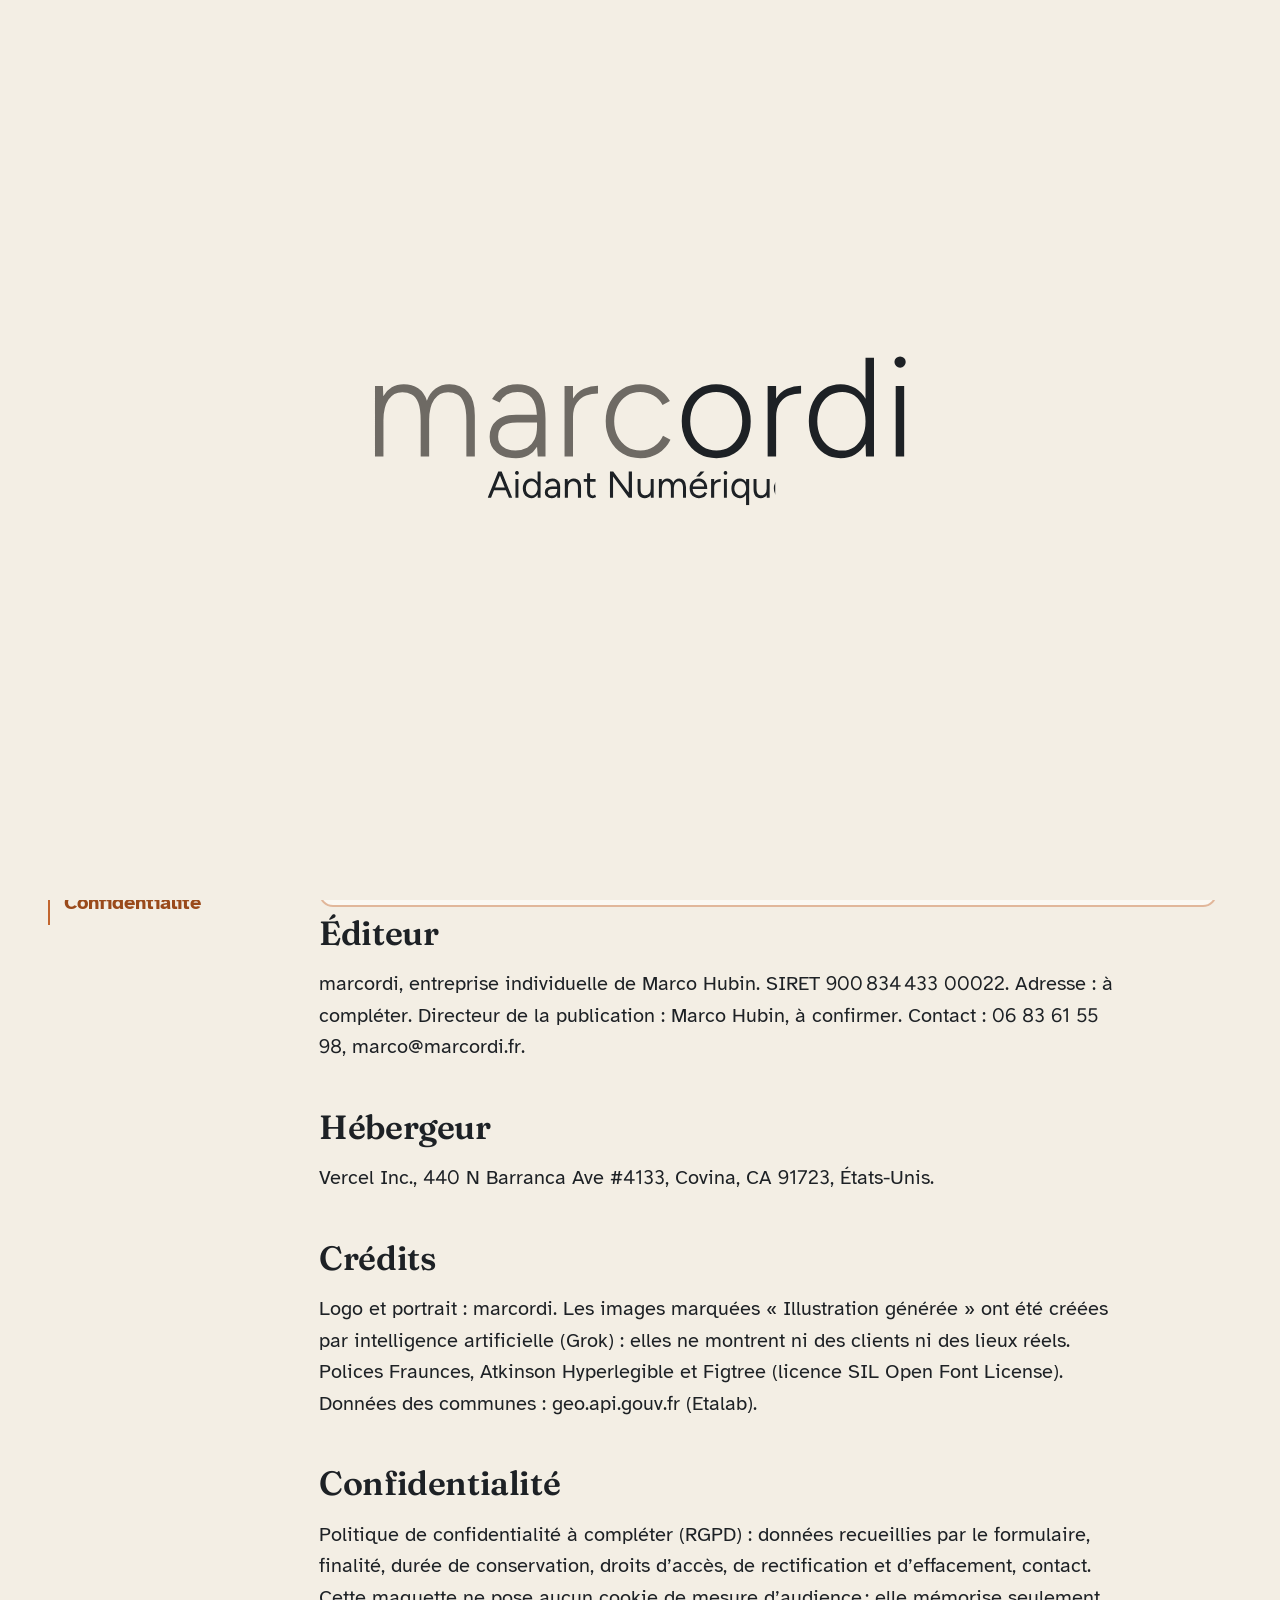
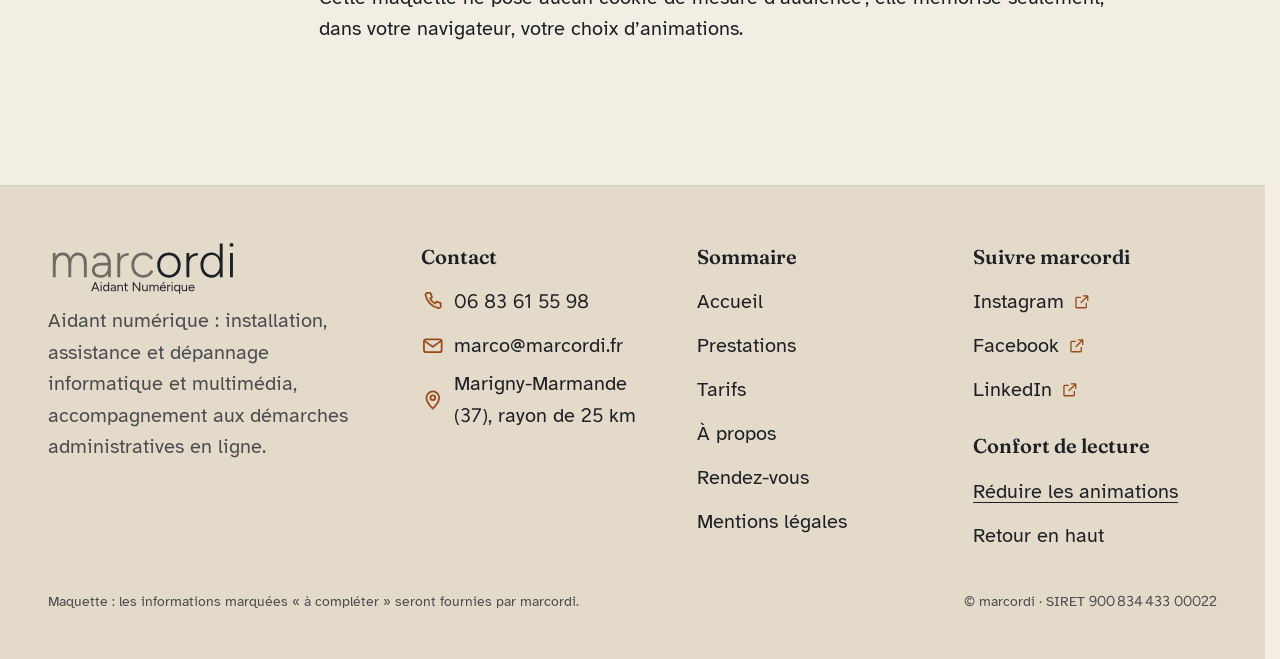
<file: mentions-legales.html>
<!doctype html>
<html lang="fr" data-v="1" data-gabarit="mentions-legales" data-page="mentions-legales" data-curseur>
<head>
<meta charset="utf-8">
<meta name="viewport" content="width=device-width, initial-scale=1, viewport-fit=cover">
<title>Mentions légales et confidentialité : marcordi</title>
<meta name="description" content="Éditeur, hébergeur, crédits et politique de confidentialité du site marcordi.">
<meta name="robots" content="noindex, nofollow">
<link rel="canonical" href="https://marcordi-maquette.vercel.app/mentions-legales">
<style>:root{--fond:#F3EEE4;--texte:#1D2125;--voile-fond:#1D2125;--ouverture-fond:#F3EEE4;--menu-fond:#F3EEE4}:root { --entete-h: 72px; --barres-h: 0px; } html { background: var(--fond); color: var(--texte); scrollbar-gutter: stable; } body { margin: 0; background: var(--fond); } html.js:not(.calme):not(.secours):not([data-arrivee="retour"]) [data-anime] { opacity: 0; } html.js:not(.calme):not(.secours):not([data-arrivee="retour"]) [data-anime].vu { opacity: 1; } [data-voile] { position: fixed; inset: 0; z-index: 900; background: var(--voile-fond); transform: translateY(100%); visibility: hidden; pointer-events: none; } html[data-arrivee="voile"]:not(.voile-leve):not(.calme):not(.secours) [data-voile] { transform: none; visibility: visible; } html.calme [data-voile], html.secours [data-voile] { visibility: hidden !important; } .ouverture-panneau { position: fixed; inset: 0; z-index: 850; display: none; place-content: center; justify-items: center; background: var(--ouverture-fond, var(--voile-fond)); color: var(--fond); text-align: center; } html.js[data-arrivee="intro"]:not(.calme):not(.secours):not(.intro-finie) .ouverture-panneau { display: grid; } html.defilement-bloque, html.defilement-bloque body, html.js[data-arrivee="intro"]:not(.calme):not(.secours):not(.intro-finie), html.js[data-arrivee="intro"]:not(.calme):not(.secours):not(.intro-finie) body, html[data-arrivee="voile"]:not(.voile-leve):not(.calme):not(.secours), html[data-arrivee="voile"]:not(.voile-leve):not(.calme):not(.secours) body { overflow: hidden; } html.js[data-arrivee="intro"]:not(.calme):not(.secours):not(.intro-finie) { background-color: var(--ouverture-fond, var(--voile-fond)); } html[data-arrivee="voile"]:not(.voile-leve):not(.calme):not(.secours) { background-color: var(--voile-fond); }</style>
<script>(function () {
var d = document.documentElement, ss = null, ls = null;
try { ss = window.sessionStorage; ls = window.localStorage; } catch (e) {}
d.classList.add('js');
var calme = false;
try { calme = !!ls && ls.getItem('socle:calme') === 'oui'; } catch (e) {}
if (!calme && window.matchMedia && matchMedia('(prefers-reduced-motion: reduce)').matches) calme = true;
if (calme) d.classList.add('calme');
var nav = performance.getEntriesByType ? performance.getEntriesByType('navigation')[0] : null;
var type = nav ? nav.type : 'navigate';
var depart = null;
try { depart = JSON.parse(ss.getItem('socle:depart') || 'null'); ss.removeItem('socle:depart'); } catch (e) {}
if (depart && !(Date.now() - depart.t < 15000)) depart = null;
var retourSection = false;
try { retourSection = !!ss.getItem('socle:calme-retour'); } catch (e) {}
var mode = type === 'back_forward' || retourSection ? 'retour' : type === 'reload' ? 'intro' : depart ? 'voile' : 'intro';
d.setAttribute('data-arrivee', mode);
if (mode === 'voile' && depart.couleur) d.style.setProperty('--voile-fond', depart.couleur);
if (type === 'reload' && 'scrollRestoration' in history) {
if (!retourSection) history.scrollRestoration = 'manual';
}
try {
var choisie = ls && ls.getItem('socle:langue');
var langue = (d.lang || '').slice(0, 2);
if (choisie && choisie !== langue && type === 'navigate' && !depart) {
var alt = document.querySelector('link[rel="alternate"][hreflang="' + choisie + '"]');
if (alt) location.replace(new URL(alt.href).pathname + location.search + location.hash);
}
} catch (e) {}
setTimeout(function () { if (!d.classList.contains('demarre')) d.classList.add('secours'); }, 2000);
})();</script>
<link rel="preload" href="/assets/fonts/fraunces-600.woff2" as="font" type="font/woff2" crossorigin>
<link rel="preload" href="/assets/fonts/atkinson-400.woff2" as="font" type="font/woff2" crossorigin>
<link rel="stylesheet" href="/assets/css/socle.css?v=1">
<link rel="stylesheet" href="/assets/css/site.css?v=1">
<link rel="modulepreload" href="/assets/js/site.js?v=1">
<link rel="modulepreload" href="/assets/js/socle/index.js?v=1">
<script src="/assets/vendor/gsap.min.js" defer></script>
<script src="/assets/vendor/ScrollTrigger.min.js" defer></script>
<script src="/assets/vendor/SplitText.min.js" defer></script>
<script type="module" src="/assets/js/site.js?v=1"></script>
<meta name="theme-color" content="#F3EEE4">
<link rel="icon" href="/assets/images/favicon.svg" type="image/svg+xml">
<link rel="apple-touch-icon" href="/assets/images/apple-touch-icon.png">
<meta property="og:type" content="website">
<meta property="og:site_name" content="marcordi">
<meta property="og:locale" content="fr_FR">
<meta property="og:title" content="Mentions légales et confidentialité : marcordi">
<meta property="og:description" content="Éditeur, hébergeur, crédits et politique de confidentialité du site marcordi.">
<meta property="og:url" content="https://marcordi-maquette.vercel.app/mentions-legales">
<meta property="og:image" content="https://marcordi-maquette.vercel.app/assets/partage/mentions-legales-fr.jpg">
<meta property="og:image:width" content="1200">
<meta property="og:image:height" content="630">
<meta property="og:image:alt" content="Mentions légales de marcordi">
<meta name="twitter:card" content="summary_large_image">
<script type="application/ld+json">{"@context":"https://schema.org","@type":"LocalBusiness","name":"marcordi","description":"Aidant numérique : installation, assistance et dépannage informatique (Windows et macOS) et multimédia (smartphone, TV, box), accompagnement aux démarches administratives en ligne. Intervention à distance, à domicile ou en tiers-lieu.","url":"https://marcordi-maquette.vercel.app/","telephone":"+33683615598","email":"marco@marcordi.fr","founder":{"@type":"Person","name":"Marco Hubin"},"address":{"@type":"PostalAddress","addressLocality":"Marigny-Marmande","postalCode":"37120","addressRegion":"Indre-et-Loire","addressCountry":"FR"},"areaServed":{"@type":"GeoCircle","geoMidpoint":{"@type":"GeoCoordinates","latitude":46.977,"longitude":0.4811},"geoRadius":"25000"},"knowsLanguage":["fr","en"],"sameAs":["https://www.instagram.com/marcordi.fr/","https://www.facebook.com/marcordi.fr/","https://www.linkedin.com/company/marcordi/"]}</script>
</head>
<body id="haut">
<div data-voile aria-hidden="true"><div class="voile-contenu">
  <svg class="voile-cable" viewBox="0 0 400 40" preserveAspectRatio="none" focusable="false"><path d="M0 20 C 90 20 110 34 170 34 S 250 20 300 20 H 400"/></svg>
  <img src="/assets/images/logo-clair.svg" alt="" width="395" height="112"><span data-voile-libelle>Mentions légales</span></div></div>
<div class="ouverture-panneau" data-ouverture data-gouttiere="#F3EEE4" aria-hidden="true">
  <div class="intro-fond"></div>
  <div class="intro-scene"><svg class="intro-svg" viewBox="-152.0 -89.0 694.8 168.2" data-marc-fin="220.5" data-ordi-debut="225" data-mot="-2 -73 394.8 76.2" data-vb="-152.0 -89.0 694.8 168.2" aria-hidden="true" focusable="false">
<path class="intro-cable" d="" fill="none"/>
<g class="intro-marc"><path d="M7.5 0V-50H13.1L13.4 -42.8Q15.7 -46.9 19.4 -49.1Q23 -51.2 27.9 -51.2Q33.8 -51.2 38.1 -48.4Q42.4 -45.5 44.3 -39.6Q46.4 -45.2 50.5 -48.2Q54.5 -51.2 60.3 -51.2Q68.5 -51.2 73.5 -45.6Q78.4 -40 78.3 -28.6V0H72.3V-25.6Q72.3 -33.9 70.5 -38.2Q68.8 -42.5 65.9 -44Q63 -45.6 59.3 -45.6Q53 -45.6 49.5 -40.4Q45.9 -35.1 45.9 -25.7V0H39.9V-25.6Q39.9 -33.9 38.2 -38.2Q36.4 -42.5 33.5 -44Q30.6 -45.6 26.9 -45.6Q20.6 -45.6 17.1 -40.4Q13.5 -35.1 13.5 -25.7V0ZM107.5 1.2Q98.7 1.2 93.8 -2.9Q88.8 -6.9 88.8 -14.1Q88.8 -21.5 93.8 -25.6Q98.7 -29.7 107.5 -29.7H122.3Q121.9 -37.7 118.6 -41.7Q115.3 -45.7 108.5 -45.7Q104 -45.7 101 -43.9Q97.9 -42.1 95.9 -38.3L90.5 -40.7Q92.6 -44.3 95.2 -46.6Q97.9 -48.9 101.2 -50.1Q104.5 -51.2 108.5 -51.2Q115.2 -51.2 119.6 -48.5Q124 -45.8 126.2 -40.4Q128.4 -35 128.4 -26.8V0H122.9L122.4 -7Q120.1 -3.1 116.3 -0.9Q112.5 1.2 107.5 1.2ZM107.1 -4.3Q111.9 -4.3 115.4 -6.2Q118.8 -8.2 120.6 -12Q122.4 -15.8 122.4 -21.4V-24.2H108.3Q101.1 -24.2 98 -21.6Q94.8 -18.9 94.8 -14.1Q94.8 -9.5 98.1 -6.9Q101.3 -4.3 107.1 -4.3ZM141.9 0V-50H147.9V-41.2Q150.8 -45.9 155.6 -48.1Q160.4 -50.2 165.6 -50.2V-44.7Q161.2 -44.7 157.2 -43.2Q153.1 -41.6 150.5 -38Q147.9 -34.3 147.9 -28V0ZM195.7 1.2Q188.5 1.2 183 -2.1Q177.4 -5.5 174.3 -11.4Q171.1 -17.3 171.1 -25Q171.1 -32.7 174.2 -38.6Q177.3 -44.5 182.9 -47.9Q188.4 -51.2 195.5 -51.2Q202.6 -51.2 208.1 -48.1Q213.6 -44.9 216.6 -39.3L211.4 -36.5Q209.1 -40.8 205 -43.2Q200.8 -45.7 195.5 -45.7Q190.1 -45.7 186 -43.1Q181.8 -40.4 179.5 -35.8Q177.1 -31.1 177.1 -25Q177.1 -18.9 179.5 -14.3Q181.9 -9.6 186.1 -7Q190.3 -4.3 195.7 -4.3Q201.1 -4.3 205.3 -7.1Q209.5 -9.8 211.7 -14.7L217 -11.9Q214 -5.8 208.5 -2.3Q202.9 1.2 195.7 1.2Z"/></g>
<g class="intro-ordi"><path d="M249.6 1.2Q242.4 1.2 236.9 -2.1Q231.3 -5.5 228.2 -11.4Q225 -17.3 225 -25Q225 -32.7 228.1 -38.6Q231.2 -44.5 236.8 -47.9Q242.3 -51.2 249.4 -51.2Q256.6 -51.2 262.1 -47.9Q267.7 -44.5 270.8 -38.6Q273.9 -32.7 273.9 -25Q273.9 -17.3 270.8 -11.4Q267.7 -5.5 262.2 -2.1Q256.7 1.2 249.6 1.2ZM249.6 -4.3Q255 -4.3 259.1 -7Q263.2 -9.6 265.5 -14.3Q267.9 -18.9 267.9 -25Q267.9 -31.1 265.5 -35.8Q263.2 -40.4 259 -43.1Q254.8 -45.7 249.4 -45.7Q244 -45.7 239.8 -43.1Q235.7 -40.4 233.3 -35.8Q231 -31.1 231 -25Q231 -18.9 233.4 -14.3Q235.8 -9.6 240 -7Q244.2 -4.3 249.6 -4.3ZM285.9 0V-50H291.9V-41.2Q294.8 -45.9 299.6 -48.1Q304.4 -50.2 309.6 -50.2V-44.7Q305.2 -44.7 301.1 -43.2Q297.1 -41.6 294.5 -38Q291.9 -34.3 291.9 -28V0ZM337.7 1.2Q331.1 1.2 326 -2.1Q320.9 -5.5 318 -11.5Q315.1 -17.4 315.1 -25Q315.1 -32.7 318 -38.6Q320.9 -44.5 326 -47.9Q331.1 -51.2 337.7 -51.2Q343.4 -51.2 347.9 -48.5Q352.5 -45.7 355.3 -40.9V-70H361.3V0H355.6L355.3 -9.1Q352.5 -4.3 347.9 -1.5Q343.4 1.2 337.7 1.2ZM338.9 -4.2Q343.7 -4.2 347.4 -6.8Q351.1 -9.5 353.2 -14.2Q355.3 -18.9 355.3 -24.9V-25Q355.3 -31.1 353.2 -35.8Q351.1 -40.5 347.4 -43.2Q343.7 -45.8 338.8 -45.8Q333.6 -45.8 329.6 -43.2Q325.6 -40.5 323.3 -35.8Q321.1 -31.1 321.1 -25Q321.1 -18.9 323.4 -14.2Q325.7 -9.5 329.7 -6.8Q333.7 -4.2 338.9 -4.2ZM376.7 0V-50H382.7V0ZM379.8 -63Q378.2 -63 377 -64.2Q375.8 -65.4 375.8 -67Q375.8 -68.7 377 -69.8Q378.2 -71 379.8 -71Q381.5 -71 382.6 -69.8Q383.8 -68.7 383.8 -67Q383.8 -65.4 382.6 -64.2Q381.5 -63 379.8 -63Z"/></g>
<g class="intro-prise"><rect x="-12" y="-7" width="13" height="14" rx="3"/><path d="M1 -3.4h6M1 3.4h6" fill="none"/></g>
<g class="intro-etincelle" data-ephemere><path d="M0 -12v-9M9 -9l6 -6M-9 -9l-6 -6M12 0h8M-12 0h-8" fill="none"/></g>
</svg><svg class="intro-tag-svg" viewBox="-152.0 -89.0 694.8 168.2" aria-hidden="true" focusable="false"><g class="intro-tag"><path d="M87.4 29.2 94.9 10.6H97.3L104.8 29.2H102.5L100.3 23.9H91.9L89.8 29.2ZM92.7 21.9H99.5L96.1 13.5ZM107.1 29.2V15.9H109.2V29.2ZM108.2 12.9Q107.6 12.9 107.2 12.5Q106.8 12.1 106.8 11.6Q106.8 11 107.2 10.6Q107.6 10.2 108.2 10.2Q108.7 10.2 109.1 10.6Q109.5 11 109.5 11.6Q109.5 12.1 109.1 12.5Q108.7 12.9 108.2 12.9ZM118.3 29.5Q116.5 29.5 115.2 28.6Q113.8 27.8 113.1 26.2Q112.3 24.6 112.3 22.6Q112.3 20.5 113.1 18.9Q113.8 17.4 115.2 16.5Q116.5 15.6 118.3 15.6Q119.8 15.6 120.9 16.3Q122.1 17 122.8 18.2V10.6H124.9V29.2H122.9L122.8 26.9Q122.1 28.1 120.9 28.8Q119.8 29.5 118.3 29.5ZM118.8 27.6Q120 27.6 120.8 27Q121.7 26.3 122.2 25.2Q122.8 24.1 122.8 22.7V22.5Q122.8 21.1 122.2 19.9Q121.7 18.8 120.8 18.2Q119.9 17.6 118.8 17.6Q117.5 17.6 116.5 18.2Q115.6 18.8 115 20Q114.5 21.1 114.5 22.6Q114.5 24 115 25.2Q115.6 26.3 116.6 26.9Q117.5 27.6 118.8 27.6ZM132.8 29.5Q130.5 29.5 129.2 28.4Q127.9 27.4 127.9 25.5Q127.9 23.4 129.2 22.4Q130.5 21.3 132.9 21.3H136.6Q136.5 19.4 135.7 18.5Q134.9 17.5 133.3 17.5Q132.2 17.5 131.4 18Q130.7 18.4 130.2 19.4L128.3 18.6Q128.8 17.7 129.5 17Q130.2 16.3 131.1 16Q132.1 15.6 133.3 15.6Q135.2 15.6 136.4 16.4Q137.6 17.1 138.2 18.5Q138.8 19.9 138.8 22L138.7 29.2H136.8L136.7 27.4Q136.1 28.4 135.1 29Q134.1 29.5 132.8 29.5ZM132.9 27.7Q134.1 27.7 134.9 27.2Q135.8 26.7 136.2 25.8Q136.7 24.9 136.7 23.6V23.1H133.4Q131.6 23.1 130.8 23.7Q130 24.3 130 25.4Q130 26.5 130.8 27.1Q131.5 27.7 132.9 27.7ZM142.1 29.2V15.9H144.1L144.2 17.9Q144.9 16.8 146 16.2Q147 15.6 148.4 15.6Q150 15.6 151.1 16.3Q152.3 16.9 152.9 18.2Q153.6 19.6 153.6 21.8V29.2H151.4V22.4Q151.4 20.5 151 19.4Q150.5 18.4 149.7 18Q148.9 17.6 147.9 17.6Q146.2 17.6 145.2 18.9Q144.3 20.1 144.3 22.3V29.2ZM161.9 29.5Q160 29.5 158.9 28.5Q157.9 27.5 157.9 25.7V17.8H155.5V15.9H157.9V11.8H160V15.9H163.9V17.8H160V25.5Q160 26.5 160.5 27Q161.1 27.6 162 27.6Q162.4 27.6 162.7 27.5Q163 27.4 163.5 27L164.3 28.7Q163.6 29.2 163 29.3Q162.5 29.5 161.9 29.5ZM174.1 29.2V10.6H176.4L187.4 25.5V10.6H189.7V29.2H187.4L176.3 14.2V29.2ZM198.8 29.5Q197.3 29.5 196.1 28.9Q195 28.3 194.3 26.9Q193.7 25.5 193.7 23.4V15.9H195.8V22.7Q195.8 24.7 196.2 25.7Q196.7 26.8 197.5 27.1Q198.3 27.5 199.3 27.5Q201 27.5 202 26.3Q203 25 203 22.8V15.9H205.1V29.2H203.1L203 27.2Q202.3 28.3 201.3 28.9Q200.2 29.5 198.8 29.5ZM208.8 29.2V15.9H210.8L210.9 17.8Q211.5 16.7 212.4 16.2Q213.4 15.6 214.7 15.6Q216.3 15.6 217.4 16.4Q218.5 17.1 219 18.6Q219.6 17.2 220.6 16.4Q221.7 15.6 223.2 15.6Q225.4 15.6 226.7 17.1Q228 18.6 228 21.6V29.2H225.9V22.4Q225.9 20.5 225.4 19.4Q225 18.4 224.3 18Q223.7 17.6 222.8 17.6Q221.2 17.6 220.3 18.9Q219.4 20.1 219.4 22.3V29.2H217.3V22.4Q217.3 20.5 216.9 19.4Q216.5 18.4 215.8 18Q215.1 17.6 214.2 17.6Q212.7 17.6 211.8 18.9Q210.9 20.1 210.9 22.3V29.2ZM237.1 29.5Q235.2 29.5 233.7 28.6Q232.2 27.7 231.4 26.2Q230.6 24.6 230.6 22.6Q230.6 20.5 231.4 19Q232.2 17.4 233.7 16.5Q235.2 15.6 237.1 15.6Q238.9 15.6 240.3 16.5Q241.6 17.5 242.4 19.1Q243.1 20.7 243.1 23H232.7Q232.8 25.1 234.1 26.4Q235.3 27.6 237.2 27.6Q238.7 27.6 239.6 26.9Q240.6 26.3 241.1 25.2L242.9 26.1Q242.4 27.1 241.6 27.9Q240.8 28.7 239.6 29.1Q238.5 29.5 237.1 29.5ZM232.9 21.2H240.9Q240.8 20.1 240.3 19.2Q239.7 18.4 238.9 18Q238.1 17.5 237.1 17.5Q236.1 17.5 235.1 18Q234.2 18.4 233.6 19.2Q233 20.1 232.9 21.2ZM235.3 14.1 238.4 10.6H241.1L237.7 14.1ZM245.8 29.2V15.9H248V18.3Q248.7 17.1 250 16.5Q251.3 15.9 252.6 15.9V17.9Q251.5 17.9 250.4 18.3Q249.3 18.7 248.6 19.5Q248 20.4 248 21.9V29.2ZM254.9 29.2V15.9H257V29.2ZM256 12.9Q255.5 12.9 255.1 12.5Q254.7 12.1 254.7 11.6Q254.7 11 255.1 10.6Q255.5 10.2 256 10.2Q256.6 10.2 256.9 10.6Q257.3 11 257.3 11.6Q257.3 12.1 256.9 12.5Q256.6 12.9 256 12.9ZM270.6 34.5V27Q269.9 28.2 268.8 28.8Q267.6 29.5 266.2 29.5Q264.4 29.5 263 28.6Q261.7 27.8 260.9 26.2Q260.2 24.6 260.2 22.6Q260.2 20.5 260.9 18.9Q261.7 17.4 263 16.5Q264.4 15.6 266.2 15.6Q267.6 15.6 268.8 16.3Q269.9 17 270.6 18.2L270.7 15.9H272.8V34.5ZM266.6 27.6Q267.8 27.6 268.7 26.9Q269.6 26.3 270.1 25.2Q270.6 24 270.6 22.6Q270.6 21.1 270.1 20Q269.6 18.8 268.7 18.2Q267.8 17.6 266.6 17.6Q265.4 17.6 264.4 18.2Q263.4 18.8 262.9 20Q262.3 21.1 262.3 22.6Q262.3 24 262.9 25.2Q263.4 26.3 264.4 26.9Q265.4 27.6 266.6 27.6ZM281.1 29.5Q279.5 29.5 278.4 28.9Q277.2 28.3 276.6 26.9Q275.9 25.5 275.9 23.4V15.9H278V22.7Q278 24.7 278.5 25.7Q278.9 26.8 279.7 27.1Q280.5 27.5 281.6 27.5Q283.3 27.5 284.2 26.3Q285.2 25 285.2 22.8V15.9H287.3V29.2H285.3L285.2 27.2Q284.6 28.3 283.5 28.9Q282.5 29.5 281.1 29.5ZM296.8 29.5Q294.9 29.5 293.4 28.6Q291.9 27.7 291.1 26.2Q290.3 24.6 290.3 22.6Q290.3 20.5 291.1 19Q291.9 17.4 293.4 16.5Q294.9 15.6 296.8 15.6Q298.6 15.6 300 16.5Q301.3 17.5 302.1 19.1Q302.8 20.7 302.8 23H292.4Q292.6 25.1 293.8 26.4Q295 27.6 297 27.6Q298.4 27.6 299.3 26.9Q300.3 26.3 300.8 25.2L302.6 26.1Q302.1 27.1 301.3 27.9Q300.5 28.7 299.3 29.1Q298.2 29.5 296.8 29.5ZM292.6 21.2H300.6Q300.5 20.1 300 19.2Q299.4 18.4 298.6 18Q297.8 17.5 296.8 17.5Q295.8 17.5 294.8 18Q293.9 18.4 293.3 19.2Q292.7 20.1 292.6 21.2Z"/></g></svg></div>
</div>
<a class="evitement" href="#contenu">Aller au contenu</a>
<header data-entete>
  <div class="entete-rangee">
    <a class="entete-logo" href="/" aria-label="marcordi, aidant numérique : accueil" data-libelle="Accueil">
      <svg class="logo-mot" viewBox="-2.0 -73.0 394.8 76.2" role="img" aria-label="marcordi, aidant numérique : accueil"><path class="logo-marc" d="M7.5 0V-50H13.1L13.4 -42.8Q15.7 -46.9 19.4 -49.1Q23 -51.2 27.9 -51.2Q33.8 -51.2 38.1 -48.4Q42.4 -45.5 44.3 -39.6Q46.4 -45.2 50.5 -48.2Q54.5 -51.2 60.3 -51.2Q68.5 -51.2 73.5 -45.6Q78.4 -40 78.3 -28.6V0H72.3V-25.6Q72.3 -33.9 70.5 -38.2Q68.8 -42.5 65.9 -44Q63 -45.6 59.3 -45.6Q53 -45.6 49.5 -40.4Q45.9 -35.1 45.9 -25.7V0H39.9V-25.6Q39.9 -33.9 38.2 -38.2Q36.4 -42.5 33.5 -44Q30.6 -45.6 26.9 -45.6Q20.6 -45.6 17.1 -40.4Q13.5 -35.1 13.5 -25.7V0ZM107.5 1.2Q98.7 1.2 93.8 -2.9Q88.8 -6.9 88.8 -14.1Q88.8 -21.5 93.8 -25.6Q98.7 -29.7 107.5 -29.7H122.3Q121.9 -37.7 118.6 -41.7Q115.3 -45.7 108.5 -45.7Q104 -45.7 101 -43.9Q97.9 -42.1 95.9 -38.3L90.5 -40.7Q92.6 -44.3 95.2 -46.6Q97.9 -48.9 101.2 -50.1Q104.5 -51.2 108.5 -51.2Q115.2 -51.2 119.6 -48.5Q124 -45.8 126.2 -40.4Q128.4 -35 128.4 -26.8V0H122.9L122.4 -7Q120.1 -3.1 116.3 -0.9Q112.5 1.2 107.5 1.2ZM107.1 -4.3Q111.9 -4.3 115.4 -6.2Q118.8 -8.2 120.6 -12Q122.4 -15.8 122.4 -21.4V-24.2H108.3Q101.1 -24.2 98 -21.6Q94.8 -18.9 94.8 -14.1Q94.8 -9.5 98.1 -6.9Q101.3 -4.3 107.1 -4.3ZM141.9 0V-50H147.9V-41.2Q150.8 -45.9 155.6 -48.1Q160.4 -50.2 165.6 -50.2V-44.7Q161.2 -44.7 157.2 -43.2Q153.1 -41.6 150.5 -38Q147.9 -34.3 147.9 -28V0ZM195.7 1.2Q188.5 1.2 183 -2.1Q177.4 -5.5 174.3 -11.4Q171.1 -17.3 171.1 -25Q171.1 -32.7 174.2 -38.6Q177.3 -44.5 182.9 -47.9Q188.4 -51.2 195.5 -51.2Q202.6 -51.2 208.1 -48.1Q213.6 -44.9 216.6 -39.3L211.4 -36.5Q209.1 -40.8 205 -43.2Q200.8 -45.7 195.5 -45.7Q190.1 -45.7 186 -43.1Q181.8 -40.4 179.5 -35.8Q177.1 -31.1 177.1 -25Q177.1 -18.9 179.5 -14.3Q181.9 -9.6 186.1 -7Q190.3 -4.3 195.7 -4.3Q201.1 -4.3 205.3 -7.1Q209.5 -9.8 211.7 -14.7L217 -11.9Q214 -5.8 208.5 -2.3Q202.9 1.2 195.7 1.2Z"/><path class="logo-ordi" d="M249.6 1.2Q242.4 1.2 236.9 -2.1Q231.3 -5.5 228.2 -11.4Q225 -17.3 225 -25Q225 -32.7 228.1 -38.6Q231.2 -44.5 236.8 -47.9Q242.3 -51.2 249.4 -51.2Q256.6 -51.2 262.1 -47.9Q267.7 -44.5 270.8 -38.6Q273.9 -32.7 273.9 -25Q273.9 -17.3 270.8 -11.4Q267.7 -5.5 262.2 -2.1Q256.7 1.2 249.6 1.2ZM249.6 -4.3Q255 -4.3 259.1 -7Q263.2 -9.6 265.5 -14.3Q267.9 -18.9 267.9 -25Q267.9 -31.1 265.5 -35.8Q263.2 -40.4 259 -43.1Q254.8 -45.7 249.4 -45.7Q244 -45.7 239.8 -43.1Q235.7 -40.4 233.3 -35.8Q231 -31.1 231 -25Q231 -18.9 233.4 -14.3Q235.8 -9.6 240 -7Q244.2 -4.3 249.6 -4.3ZM285.9 0V-50H291.9V-41.2Q294.8 -45.9 299.6 -48.1Q304.4 -50.2 309.6 -50.2V-44.7Q305.2 -44.7 301.1 -43.2Q297.1 -41.6 294.5 -38Q291.9 -34.3 291.9 -28V0ZM337.7 1.2Q331.1 1.2 326 -2.1Q320.9 -5.5 318 -11.5Q315.1 -17.4 315.1 -25Q315.1 -32.7 318 -38.6Q320.9 -44.5 326 -47.9Q331.1 -51.2 337.7 -51.2Q343.4 -51.2 347.9 -48.5Q352.5 -45.7 355.3 -40.9V-70H361.3V0H355.6L355.3 -9.1Q352.5 -4.3 347.9 -1.5Q343.4 1.2 337.7 1.2ZM338.9 -4.2Q343.7 -4.2 347.4 -6.8Q351.1 -9.5 353.2 -14.2Q355.3 -18.9 355.3 -24.9V-25Q355.3 -31.1 353.2 -35.8Q351.1 -40.5 347.4 -43.2Q343.7 -45.8 338.8 -45.8Q333.6 -45.8 329.6 -43.2Q325.6 -40.5 323.3 -35.8Q321.1 -31.1 321.1 -25Q321.1 -18.9 323.4 -14.2Q325.7 -9.5 329.7 -6.8Q333.7 -4.2 338.9 -4.2ZM376.7 0V-50H382.7V0ZM379.8 -63Q378.2 -63 377 -64.2Q375.8 -65.4 375.8 -67Q375.8 -68.7 377 -69.8Q378.2 -71 379.8 -71Q381.5 -71 382.6 -69.8Q383.8 -68.7 383.8 -67Q383.8 -65.4 382.6 -64.2Q381.5 -63 379.8 -63Z"/></svg>
    </a>
    <nav data-nav aria-label="Navigation principale">
      <ul><li><a href="/prestations" data-libelle="Prestations">Prestations</a></li><li><a href="/tarifs" data-libelle="Tarifs">Tarifs</a></li><li><a href="/a-propos" data-libelle="À propos">À propos</a></li><li><a href="/rendez-vous" data-libelle="Rendez-⁠vous">Rendez-⁠vous</a></li></ul>
    </nav>
    <div class="entete-actions">
      <a class="bouton bouton--appel" href="tel:+33683615598" data-magnetique><svg class="picto" viewBox="0 0 24 24" aria-hidden="true" focusable="false"><g fill="none" stroke="currentColor" stroke-width="1.8" stroke-linecap="round" stroke-linejoin="round"><path d="M6.6 3h3l1.6 4.2-2 1.4a11 11 0 0 0 5.2 5.2l1.4-2 4.2 1.6v3a2 2 0 0 1-2.2 2A17 17 0 0 1 4.6 5.2 2 2 0 0 1 6.6 3z"/></g></svg><span class="appel-court">Appeler</span><span class="appel-long">06 83 61 55 98</span></a>
      <button type="button" data-menu-bouton aria-controls="menu" aria-expanded="false" data-libelle-ouvrir="Menu" data-libelle-fermer="Fermer"><span data-libelle-bouton>Menu</span></button>
    </div>
  </div>
</header>
<div id="menu" data-menu role="dialog" aria-modal="true" aria-label="Menu">
  <div class="menu-grille">
    <ul><li style="--i:0"><a href="/" class="menu-lien" data-libelle="Accueil">Accueil</a></li><li style="--i:1"><a href="/prestations" class="menu-lien" data-libelle="Prestations">Prestations</a></li><li style="--i:2"><a href="/tarifs" class="menu-lien" data-libelle="Tarifs">Tarifs</a></li><li style="--i:3"><a href="/a-propos" class="menu-lien" data-libelle="À propos">À propos</a></li><li style="--i:4"><a href="/rendez-vous" class="menu-lien" data-libelle="Rendez-⁠vous">Rendez-⁠vous</a></li></ul>
    <div class="menu-contact">
      <p class="menu-titre">Joindre Marco</p>
      <p><a class="bouton" href="tel:+33683615598"><svg class="picto" viewBox="0 0 24 24" aria-hidden="true" focusable="false"><g fill="none" stroke="currentColor" stroke-width="1.8" stroke-linecap="round" stroke-linejoin="round"><path d="M6.6 3h3l1.6 4.2-2 1.4a11 11 0 0 0 5.2 5.2l1.4-2 4.2 1.6v3a2 2 0 0 1-2.2 2A17 17 0 0 1 4.6 5.2 2 2 0 0 1 6.6 3z"/></g></svg><span>06 83 61 55 98</span></a></p>
      <p><a class="lien-fil" href="mailto:marco@marcordi.fr">marco@marcordi.fr</a></p>
      <p>Chez vous dans un rayon de 25 km autour de Marigny-⁠Marmande, ou à distance.</p>
      <p><button type="button" class="lien" data-calme-bascule data-libelle-reduire="Réduire les animations" data-libelle-retablir="Rétablir les animations" data-libelle-systeme="Animations réduites par le réglage de votre appareil"><span data-libelle-bouton>Réduire les animations</span></button></p>
    </div>
  </div>
</div>
<main id="contenu" tabindex="-1" data-sans-action>
<div data-barre-lecture aria-hidden="true"></div>
<section class="page-tete page-tete--court" id="debut">
  <figure class="media tete-media" data-grok style="--cadrage:65% 62%;--cadrage-mobile:60% 70%">
  <picture><source media="(max-width: 760px) and (orientation: portrait)" srcset="/assets/images/grok/mentions-ouverture-mobile-640.webp 640w, /assets/images/grok/mentions-ouverture-mobile-657.webp 657w" sizes="100vw">
    <img src="/assets/images/grok/mentions-ouverture-1168.webp" srcset="/assets/images/grok/mentions-ouverture-640.webp 640w, /assets/images/grok/mentions-ouverture-1168.webp 1168w" sizes="100vw" alt="Bureau rangé avec une lampe et une pile de chemises cartonnées" width="1168" height="657" fetchpriority="high" loading="eager" decoding="sync">
  </picture><figcaption class="mention-ia">Illustration générée</figcaption>
</figure>
  <div class="tete-degrade" aria-hidden="true"></div>
  <div class="tete-texte conteneur">
    <h1 class="tete-titre"><span class="ligne-masque"><span class="tete-ligne" data-anime="gsap">Mentions légales et confidentialité</span></span></h1>
    <p class="tete-intro" data-anime="gsap">Maquette : les informations marquées « à compléter » seront fournies par marcordi.</p>
  </div>
</section>
<div class="texte-long conteneur" data-sans-visuel>
  <nav class="sommaire-mentions" data-sommaire aria-label="Sommaire"><ul><li><a href="#fiche" data-sans-transition>À fournir par marcordi</a></li><li><a href="#editeur" data-sans-transition>Éditeur</a></li><li><a href="#hebergeur" data-sans-transition>Hébergeur</a></li><li><a href="#credits" data-sans-transition>Crédits</a></li><li><a href="#confidentialite" data-sans-transition>Confidentialité</a></li></ul></nav>
  <div class="texte-long-corps">
  <section id="fiche" data-sans-visuel class="fiche-completer"><h2>À fournir par marcordi</h2><p>Adresse de l’entreprise · directeur de la publication · moyens de paiement · tiers-lieux utilisés · politique de confidentialité · horaires si souhaités · portrait en plus grande taille · fichier source du logo · comptes de réseaux sociaux à confirmer.</p></section><section id="editeur" data-sans-visuel class=""><h2>Éditeur</h2><p>marcordi, entreprise individuelle de Marco Hubin. SIRET 900 834 433 00022. Adresse : à compléter. Directeur de la publication : Marco Hubin, à confirmer. Contact : 06 83 61 55 98, marco@marcordi.fr.</p></section><section id="hebergeur" data-sans-visuel class=""><h2>Hébergeur</h2><p>Vercel Inc., 440 N Barranca Ave #4133, Covina, CA 91723, États-⁠Unis.</p></section><section id="credits" data-sans-visuel class=""><h2>Crédits</h2><p>Logo et portrait : marcordi. Les images marquées « Illustration générée » ont été créées par intelligence artificielle (Grok) : elles ne montrent ni des clients ni des lieux réels. Polices Fraunces, Atkinson Hyperlegible et Figtree (licence SIL Open Font License). Données des communes : geo.api.gouv.fr (Etalab).</p></section><section id="confidentialite" data-sans-visuel class=""><h2>Confidentialité</h2><p>Politique de confidentialité à compléter (RGPD) : données recueillies par le formulaire, finalité, durée de conservation, droits d’accès, de rectification et d’effacement, contact. Cette maquette ne pose aucun cookie de mesure d’audience ; elle mémorise seulement, dans votre navigateur, votre choix d’animations.</p></section>
  </div>
</div>
</main>
<footer class="pied" id="pied">
  <div class="conteneur pied-grille">
    <div class="pied-marque">
      <a class="pied-logo" href="/" data-libelle="Accueil"><img src="/assets/images/logo.svg" alt="marcordi, aidant numérique : accueil" width="395" height="112"></a>
      <p>Aidant numérique : installation, assistance et dépannage informatique et multimédia, accompagnement aux démarches administratives en ligne.</p>
    </div>
    <div>
      <p class="pied-titre">Contact</p>
      <ul>
        <li><a class="lien-fil" href="tel:+33683615598"><svg class="picto" viewBox="0 0 24 24" aria-hidden="true" focusable="false"><g fill="none" stroke="currentColor" stroke-width="1.8" stroke-linecap="round" stroke-linejoin="round"><path d="M6.6 3h3l1.6 4.2-2 1.4a11 11 0 0 0 5.2 5.2l1.4-2 4.2 1.6v3a2 2 0 0 1-2.2 2A17 17 0 0 1 4.6 5.2 2 2 0 0 1 6.6 3z"/></g></svg><span>06 83 61 55 98</span></a></li>
        <li><a class="lien-fil" href="mailto:marco@marcordi.fr"><svg class="picto" viewBox="0 0 24 24" aria-hidden="true" focusable="false"><g fill="none" stroke="currentColor" stroke-width="1.8" stroke-linecap="round" stroke-linejoin="round"><rect x="3" y="5.5" width="18" height="13" rx="2"/><path d="m3.5 7 8.5 6 8.5-6"/></g></svg><span>marco@marcordi.fr</span></a></li>
        <li class="pied-ligne"><svg class="picto" viewBox="0 0 24 24" aria-hidden="true" focusable="false"><g fill="none" stroke="currentColor" stroke-width="1.8" stroke-linecap="round" stroke-linejoin="round"><path d="M12 21s-6.5-6.2-6.5-11A6.5 6.5 0 0 1 18.5 10c0 4.8-6.5 11-6.5 11z"/><circle cx="12" cy="10" r="2.4"/></g></svg><span>Marigny-⁠Marmande (37), rayon de 25 km</span></li>
      </ul>
    </div>
    <nav aria-label="Sommaire">
      <p class="pied-titre">Sommaire</p>
      <ul><li><a href="/" class="lien-fil" data-libelle="Accueil">Accueil</a></li><li><a href="/prestations" class="lien-fil" data-libelle="Prestations">Prestations</a></li><li><a href="/tarifs" class="lien-fil" data-libelle="Tarifs">Tarifs</a></li><li><a href="/a-propos" class="lien-fil" data-libelle="À propos">À propos</a></li><li><a href="/rendez-vous" class="lien-fil" data-libelle="Rendez-⁠vous">Rendez-⁠vous</a></li><li><a href="/mentions-legales" class="lien-fil" data-libelle="Mentions légales" aria-current="page">Mentions légales</a></li></ul>
    </nav>
    <div>
      <p class="pied-titre">Suivre marcordi</p>
      <ul><li><a class="lien-fil" href="https://www.instagram.com/marcordi.fr/" target="_blank" rel="noopener">Instagram<svg class="picto picto--petit" viewBox="0 0 24 24" aria-hidden="true" focusable="false"><g fill="none" stroke="currentColor" stroke-width="1.8" stroke-linecap="round" stroke-linejoin="round"><path d="M14 4h6v6M20 4l-9 9M18 14v5a1 1 0 0 1-1 1H5a1 1 0 0 1-1-1V7a1 1 0 0 1 1-1h5"/></g></svg><span class="visuellement-cache"> (nouvel onglet)</span></a></li><li><a class="lien-fil" href="https://www.facebook.com/marcordi.fr/" target="_blank" rel="noopener">Facebook<svg class="picto picto--petit" viewBox="0 0 24 24" aria-hidden="true" focusable="false"><g fill="none" stroke="currentColor" stroke-width="1.8" stroke-linecap="round" stroke-linejoin="round"><path d="M14 4h6v6M20 4l-9 9M18 14v5a1 1 0 0 1-1 1H5a1 1 0 0 1-1-1V7a1 1 0 0 1 1-1h5"/></g></svg><span class="visuellement-cache"> (nouvel onglet)</span></a></li><li><a class="lien-fil" href="https://www.linkedin.com/company/marcordi/" target="_blank" rel="noopener">LinkedIn<svg class="picto picto--petit" viewBox="0 0 24 24" aria-hidden="true" focusable="false"><g fill="none" stroke="currentColor" stroke-width="1.8" stroke-linecap="round" stroke-linejoin="round"><path d="M14 4h6v6M20 4l-9 9M18 14v5a1 1 0 0 1-1 1H5a1 1 0 0 1-1-1V7a1 1 0 0 1 1-1h5"/></g></svg><span class="visuellement-cache"> (nouvel onglet)</span></a></li></ul>
      <p class="pied-titre pied-titre--second">Confort de lecture</p>
      <ul>
        <li><button type="button" class="lien" data-calme-bascule data-libelle-reduire="Réduire les animations" data-libelle-retablir="Rétablir les animations" data-libelle-systeme="Animations réduites par le réglage de votre appareil"><span data-libelle-bouton>Réduire les animations</span></button></li>
        <li><a class="lien-fil" href="#haut" data-sans-transition>Retour en haut</a></li>
      </ul>
    </div>
  </div>
  <div class="conteneur pied-bas"><p>Maquette : les informations marquées « à compléter » seront fournies par marcordi.</p><p>© marcordi · SIRET 900 834 433 00022</p></div>
</footer>
<div data-barre-fixe>
  <a class="bouton" href="tel:+33683615598"><svg class="picto" viewBox="0 0 24 24" aria-hidden="true" focusable="false"><g fill="none" stroke="currentColor" stroke-width="1.8" stroke-linecap="round" stroke-linejoin="round"><path d="M6.6 3h3l1.6 4.2-2 1.4a11 11 0 0 0 5.2 5.2l1.4-2 4.2 1.6v3a2 2 0 0 1-2.2 2A17 17 0 0 1 4.6 5.2 2 2 0 0 1 6.6 3z"/></g></svg><span>Appeler</span></a>
  <a class="bouton bouton--contour" href="/rendez-vous#demande" data-libelle="Rendez-⁠vous">Rendez-⁠vous</a>
</div>
</body>
</html>
</file>
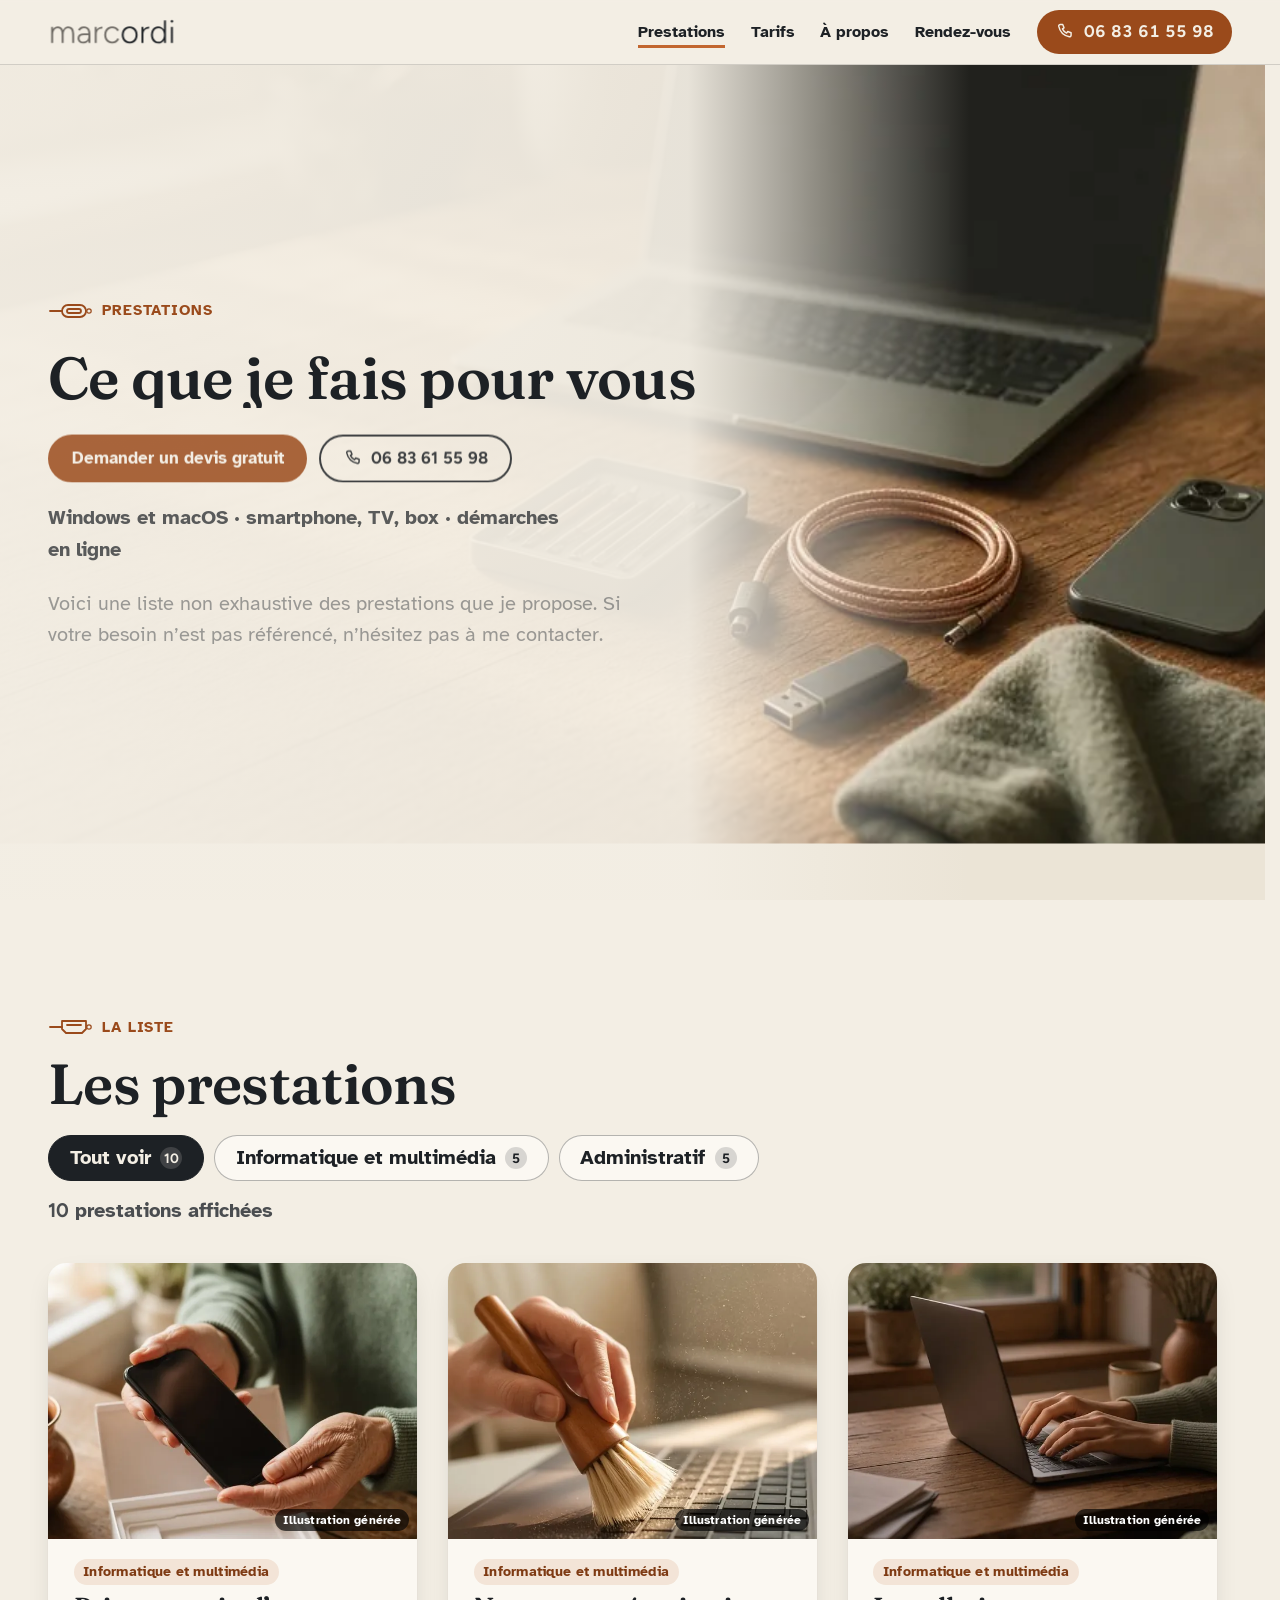
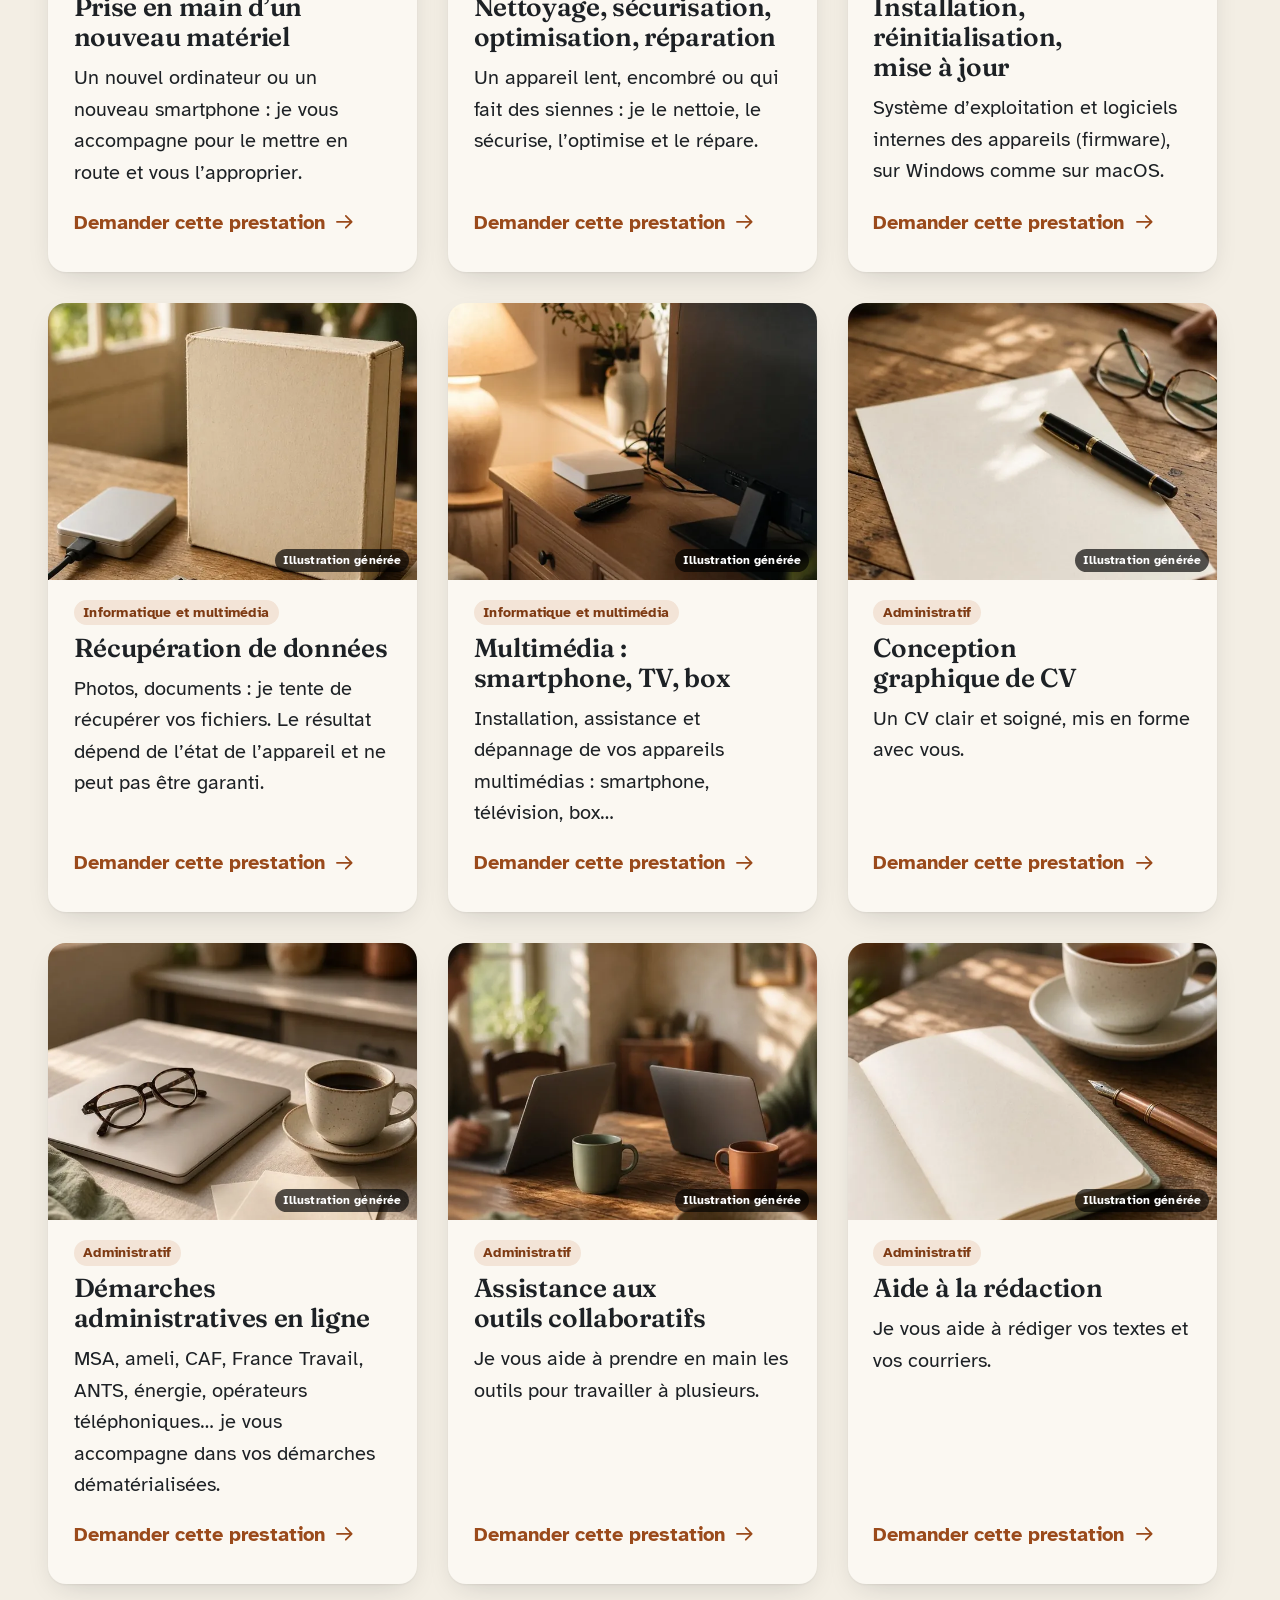
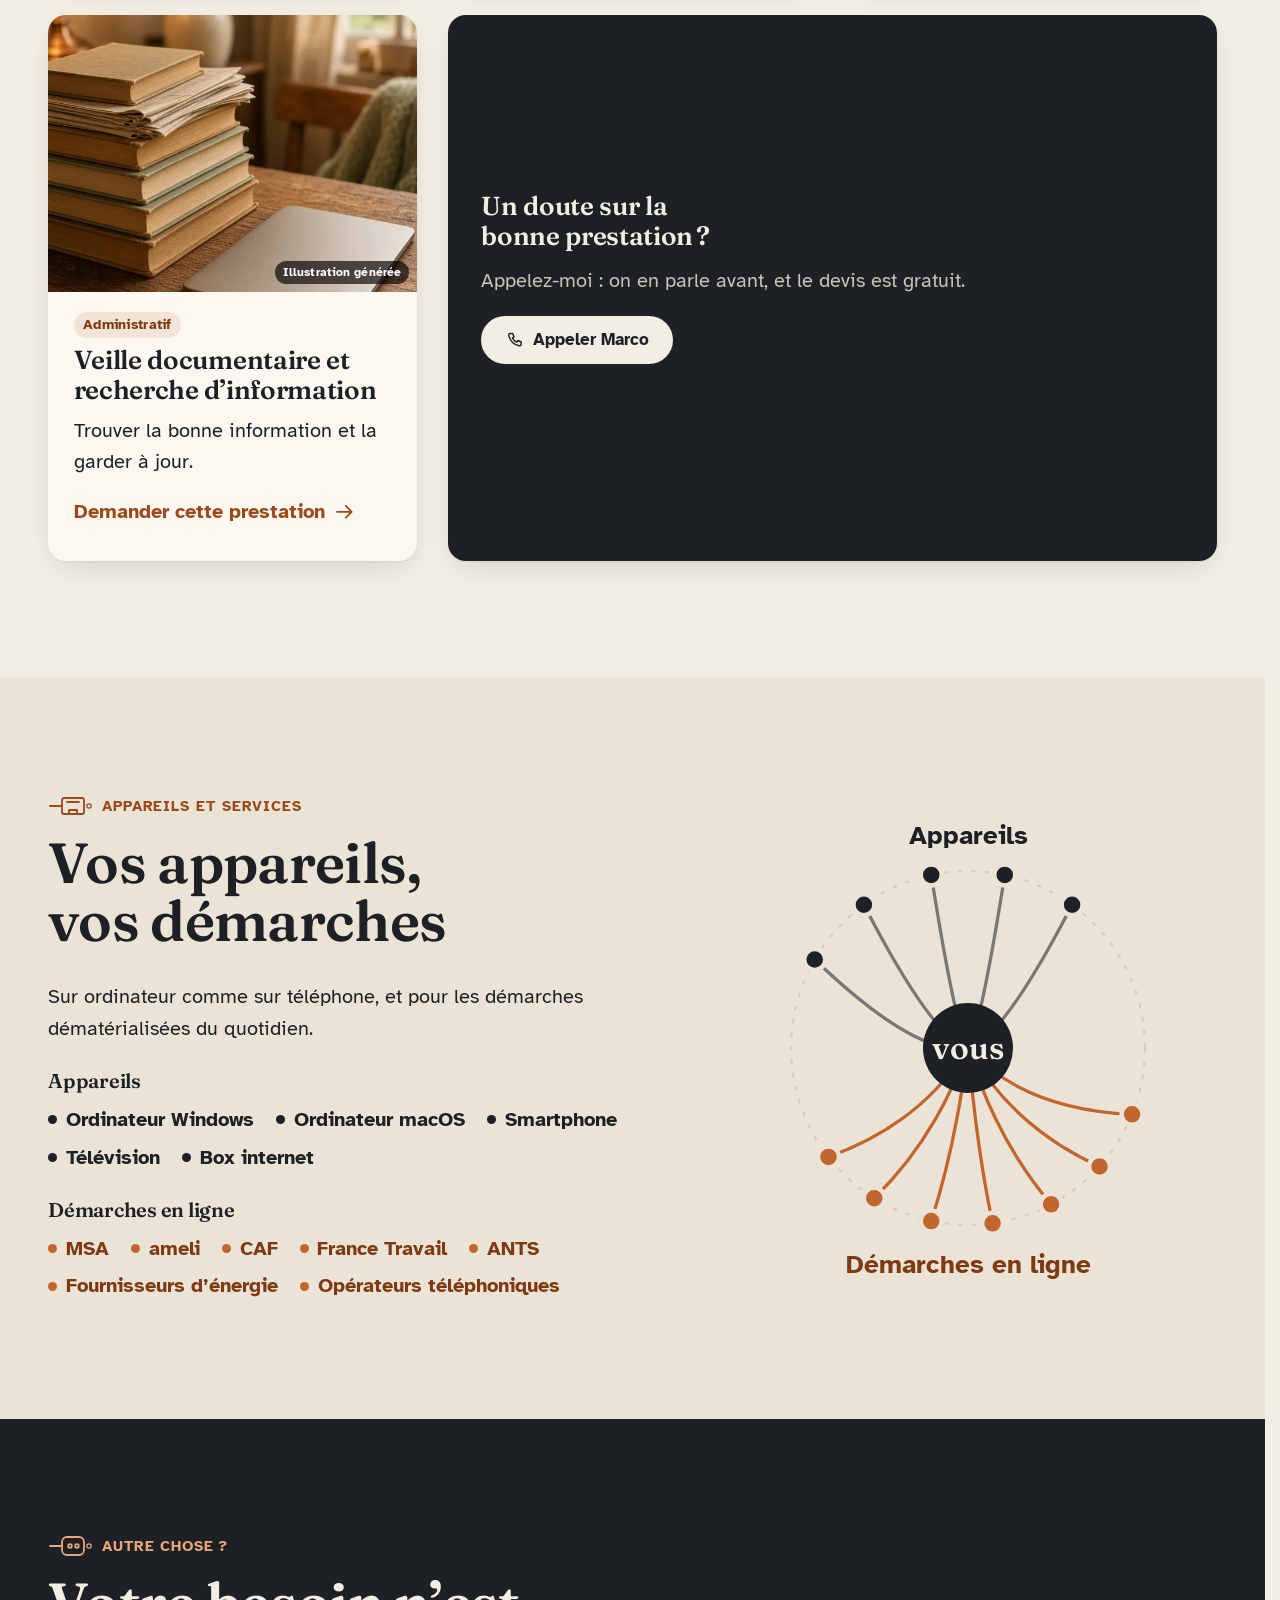
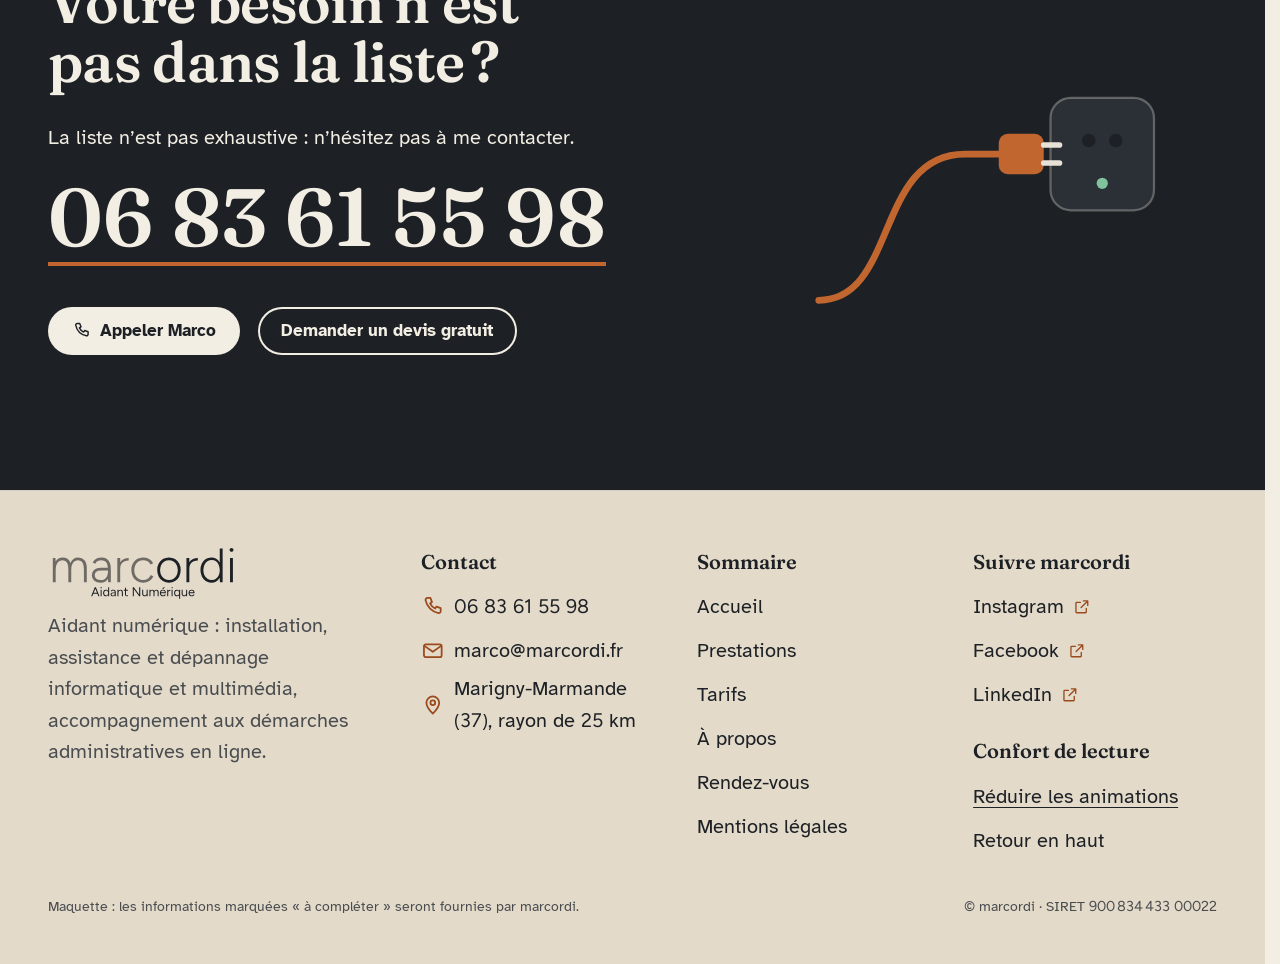
<file: prestations.html>
<!doctype html>
<html lang="fr" data-v="1" data-gabarit="prestations" data-page="prestations" data-curseur>
<head>
<meta charset="utf-8">
<meta name="viewport" content="width=device-width, initial-scale=1, viewport-fit=cover">
<title>Prestations : marcordi, aidant numérique</title>
<meta name="description" content="Prise en main, nettoyage, réparation, mise à jour, récupération de données, multimédia, CV, démarches en ligne, rédaction : la liste des prestations de marcordi.">
<meta name="robots" content="noindex, nofollow">
<link rel="canonical" href="https://marcordi-maquette.vercel.app/prestations">
<style>:root{--fond:#F3EEE4;--texte:#1D2125;--voile-fond:#1D2125;--ouverture-fond:#F3EEE4;--menu-fond:#F3EEE4}:root { --entete-h: 72px; --barres-h: 0px; } html { background: var(--fond); color: var(--texte); scrollbar-gutter: stable; } body { margin: 0; background: var(--fond); } html.js:not(.calme):not(.secours):not([data-arrivee="retour"]) [data-anime] { opacity: 0; } html.js:not(.calme):not(.secours):not([data-arrivee="retour"]) [data-anime].vu { opacity: 1; } [data-voile] { position: fixed; inset: 0; z-index: 900; background: var(--voile-fond); transform: translateY(100%); visibility: hidden; pointer-events: none; } html[data-arrivee="voile"]:not(.voile-leve):not(.calme):not(.secours) [data-voile] { transform: none; visibility: visible; } html.calme [data-voile], html.secours [data-voile] { visibility: hidden !important; } .ouverture-panneau { position: fixed; inset: 0; z-index: 850; display: none; place-content: center; justify-items: center; background: var(--ouverture-fond, var(--voile-fond)); color: var(--fond); text-align: center; } html.js[data-arrivee="intro"]:not(.calme):not(.secours):not(.intro-finie) .ouverture-panneau { display: grid; } html.defilement-bloque, html.defilement-bloque body, html.js[data-arrivee="intro"]:not(.calme):not(.secours):not(.intro-finie), html.js[data-arrivee="intro"]:not(.calme):not(.secours):not(.intro-finie) body, html[data-arrivee="voile"]:not(.voile-leve):not(.calme):not(.secours), html[data-arrivee="voile"]:not(.voile-leve):not(.calme):not(.secours) body { overflow: hidden; } html.js[data-arrivee="intro"]:not(.calme):not(.secours):not(.intro-finie) { background-color: var(--ouverture-fond, var(--voile-fond)); } html[data-arrivee="voile"]:not(.voile-leve):not(.calme):not(.secours) { background-color: var(--voile-fond); }</style>
<script>(function () {
var d = document.documentElement, ss = null, ls = null;
try { ss = window.sessionStorage; ls = window.localStorage; } catch (e) {}
d.classList.add('js');
var calme = false;
try { calme = !!ls && ls.getItem('socle:calme') === 'oui'; } catch (e) {}
if (!calme && window.matchMedia && matchMedia('(prefers-reduced-motion: reduce)').matches) calme = true;
if (calme) d.classList.add('calme');
var nav = performance.getEntriesByType ? performance.getEntriesByType('navigation')[0] : null;
var type = nav ? nav.type : 'navigate';
var depart = null;
try { depart = JSON.parse(ss.getItem('socle:depart') || 'null'); ss.removeItem('socle:depart'); } catch (e) {}
if (depart && !(Date.now() - depart.t < 15000)) depart = null;
var retourSection = false;
try { retourSection = !!ss.getItem('socle:calme-retour'); } catch (e) {}
var mode = type === 'back_forward' || retourSection ? 'retour' : type === 'reload' ? 'intro' : depart ? 'voile' : 'intro';
d.setAttribute('data-arrivee', mode);
if (mode === 'voile' && depart.couleur) d.style.setProperty('--voile-fond', depart.couleur);
if (type === 'reload' && 'scrollRestoration' in history) {
if (!retourSection) history.scrollRestoration = 'manual';
}
try {
var choisie = ls && ls.getItem('socle:langue');
var langue = (d.lang || '').slice(0, 2);
if (choisie && choisie !== langue && type === 'navigate' && !depart) {
var alt = document.querySelector('link[rel="alternate"][hreflang="' + choisie + '"]');
if (alt) location.replace(new URL(alt.href).pathname + location.search + location.hash);
}
} catch (e) {}
setTimeout(function () { if (!d.classList.contains('demarre')) d.classList.add('secours'); }, 2000);
})();</script>
<link rel="preload" href="/assets/fonts/fraunces-600.woff2" as="font" type="font/woff2" crossorigin>
<link rel="preload" href="/assets/fonts/atkinson-400.woff2" as="font" type="font/woff2" crossorigin>
<link rel="stylesheet" href="/assets/css/socle.css?v=1">
<link rel="stylesheet" href="/assets/css/site.css?v=1">
<link rel="modulepreload" href="/assets/js/site.js?v=1">
<link rel="modulepreload" href="/assets/js/socle/index.js?v=1">
<script src="/assets/vendor/gsap.min.js" defer></script>
<script src="/assets/vendor/ScrollTrigger.min.js" defer></script>
<script src="/assets/vendor/SplitText.min.js" defer></script>
<script type="module" src="/assets/js/site.js?v=1"></script>
<meta name="theme-color" content="#F3EEE4">
<link rel="icon" href="/assets/images/favicon.svg" type="image/svg+xml">
<link rel="apple-touch-icon" href="/assets/images/apple-touch-icon.png">
<meta property="og:type" content="website">
<meta property="og:site_name" content="marcordi">
<meta property="og:locale" content="fr_FR">
<meta property="og:title" content="Prestations : marcordi, aidant numérique">
<meta property="og:description" content="Prise en main, nettoyage, réparation, mise à jour, récupération de données, multimédia, CV, démarches en ligne, rédaction : la liste des prestations de marcordi.">
<meta property="og:url" content="https://marcordi-maquette.vercel.app/prestations">
<meta property="og:image" content="https://marcordi-maquette.vercel.app/assets/partage/prestations-fr.jpg">
<meta property="og:image:width" content="1200">
<meta property="og:image:height" content="630">
<meta property="og:image:alt" content="Prestations de marcordi : établi avec ordinateur, câbles et clé USB">
<meta name="twitter:card" content="summary_large_image">
<script type="application/ld+json">{"@context":"https://schema.org","@type":"LocalBusiness","name":"marcordi","description":"Aidant numérique : installation, assistance et dépannage informatique (Windows et macOS) et multimédia (smartphone, TV, box), accompagnement aux démarches administratives en ligne. Intervention à distance, à domicile ou en tiers-lieu.","url":"https://marcordi-maquette.vercel.app/","telephone":"+33683615598","email":"marco@marcordi.fr","founder":{"@type":"Person","name":"Marco Hubin"},"address":{"@type":"PostalAddress","addressLocality":"Marigny-Marmande","postalCode":"37120","addressRegion":"Indre-et-Loire","addressCountry":"FR"},"areaServed":{"@type":"GeoCircle","geoMidpoint":{"@type":"GeoCoordinates","latitude":46.977,"longitude":0.4811},"geoRadius":"25000"},"knowsLanguage":["fr","en"],"sameAs":["https://www.instagram.com/marcordi.fr/","https://www.facebook.com/marcordi.fr/","https://www.linkedin.com/company/marcordi/"]}</script>
</head>
<body id="haut">
<div data-voile aria-hidden="true"><div class="voile-contenu">
  <svg class="voile-cable" viewBox="0 0 400 40" preserveAspectRatio="none" focusable="false"><path d="M0 20 C 90 20 110 34 170 34 S 250 20 300 20 H 400"/></svg>
  <img src="/assets/images/logo-clair.svg" alt="" width="395" height="112"><span data-voile-libelle>Prestations</span></div></div>
<div class="ouverture-panneau" data-ouverture data-gouttiere="#F3EEE4" aria-hidden="true">
  <div class="intro-fond"></div>
  <div class="intro-scene"><svg class="intro-svg" viewBox="-152.0 -89.0 694.8 168.2" data-marc-fin="220.5" data-ordi-debut="225" data-mot="-2 -73 394.8 76.2" data-vb="-152.0 -89.0 694.8 168.2" aria-hidden="true" focusable="false">
<path class="intro-cable" d="" fill="none"/>
<g class="intro-marc"><path d="M7.5 0V-50H13.1L13.4 -42.8Q15.7 -46.9 19.4 -49.1Q23 -51.2 27.9 -51.2Q33.8 -51.2 38.1 -48.4Q42.4 -45.5 44.3 -39.6Q46.4 -45.2 50.5 -48.2Q54.5 -51.2 60.3 -51.2Q68.5 -51.2 73.5 -45.6Q78.4 -40 78.3 -28.6V0H72.3V-25.6Q72.3 -33.9 70.5 -38.2Q68.8 -42.5 65.9 -44Q63 -45.6 59.3 -45.6Q53 -45.6 49.5 -40.4Q45.9 -35.1 45.9 -25.7V0H39.9V-25.6Q39.9 -33.9 38.2 -38.2Q36.4 -42.5 33.5 -44Q30.6 -45.6 26.9 -45.6Q20.6 -45.6 17.1 -40.4Q13.5 -35.1 13.5 -25.7V0ZM107.5 1.2Q98.7 1.2 93.8 -2.9Q88.8 -6.9 88.8 -14.1Q88.8 -21.5 93.8 -25.6Q98.7 -29.7 107.5 -29.7H122.3Q121.9 -37.7 118.6 -41.7Q115.3 -45.7 108.5 -45.7Q104 -45.7 101 -43.9Q97.9 -42.1 95.9 -38.3L90.5 -40.7Q92.6 -44.3 95.2 -46.6Q97.9 -48.9 101.2 -50.1Q104.5 -51.2 108.5 -51.2Q115.2 -51.2 119.6 -48.5Q124 -45.8 126.2 -40.4Q128.4 -35 128.4 -26.8V0H122.9L122.4 -7Q120.1 -3.1 116.3 -0.9Q112.5 1.2 107.5 1.2ZM107.1 -4.3Q111.9 -4.3 115.4 -6.2Q118.8 -8.2 120.6 -12Q122.4 -15.8 122.4 -21.4V-24.2H108.3Q101.1 -24.2 98 -21.6Q94.8 -18.9 94.8 -14.1Q94.8 -9.5 98.1 -6.9Q101.3 -4.3 107.1 -4.3ZM141.9 0V-50H147.9V-41.2Q150.8 -45.9 155.6 -48.1Q160.4 -50.2 165.6 -50.2V-44.7Q161.2 -44.7 157.2 -43.2Q153.1 -41.6 150.5 -38Q147.9 -34.3 147.9 -28V0ZM195.7 1.2Q188.5 1.2 183 -2.1Q177.4 -5.5 174.3 -11.4Q171.1 -17.3 171.1 -25Q171.1 -32.7 174.2 -38.6Q177.3 -44.5 182.9 -47.9Q188.4 -51.2 195.5 -51.2Q202.6 -51.2 208.1 -48.1Q213.6 -44.9 216.6 -39.3L211.4 -36.5Q209.1 -40.8 205 -43.2Q200.8 -45.7 195.5 -45.7Q190.1 -45.7 186 -43.1Q181.8 -40.4 179.5 -35.8Q177.1 -31.1 177.1 -25Q177.1 -18.9 179.5 -14.3Q181.9 -9.6 186.1 -7Q190.3 -4.3 195.7 -4.3Q201.1 -4.3 205.3 -7.1Q209.5 -9.8 211.7 -14.7L217 -11.9Q214 -5.8 208.5 -2.3Q202.9 1.2 195.7 1.2Z"/></g>
<g class="intro-ordi"><path d="M249.6 1.2Q242.4 1.2 236.9 -2.1Q231.3 -5.5 228.2 -11.4Q225 -17.3 225 -25Q225 -32.7 228.1 -38.6Q231.2 -44.5 236.8 -47.9Q242.3 -51.2 249.4 -51.2Q256.6 -51.2 262.1 -47.9Q267.7 -44.5 270.8 -38.6Q273.9 -32.7 273.9 -25Q273.9 -17.3 270.8 -11.4Q267.7 -5.5 262.2 -2.1Q256.7 1.2 249.6 1.2ZM249.6 -4.3Q255 -4.3 259.1 -7Q263.2 -9.6 265.5 -14.3Q267.9 -18.9 267.9 -25Q267.9 -31.1 265.5 -35.8Q263.2 -40.4 259 -43.1Q254.8 -45.7 249.4 -45.7Q244 -45.7 239.8 -43.1Q235.7 -40.4 233.3 -35.8Q231 -31.1 231 -25Q231 -18.9 233.4 -14.3Q235.8 -9.6 240 -7Q244.2 -4.3 249.6 -4.3ZM285.9 0V-50H291.9V-41.2Q294.8 -45.9 299.6 -48.1Q304.4 -50.2 309.6 -50.2V-44.7Q305.2 -44.7 301.1 -43.2Q297.1 -41.6 294.5 -38Q291.9 -34.3 291.9 -28V0ZM337.7 1.2Q331.1 1.2 326 -2.1Q320.9 -5.5 318 -11.5Q315.1 -17.4 315.1 -25Q315.1 -32.7 318 -38.6Q320.9 -44.5 326 -47.9Q331.1 -51.2 337.7 -51.2Q343.4 -51.2 347.9 -48.5Q352.5 -45.7 355.3 -40.9V-70H361.3V0H355.6L355.3 -9.1Q352.5 -4.3 347.9 -1.5Q343.4 1.2 337.7 1.2ZM338.9 -4.2Q343.7 -4.2 347.4 -6.8Q351.1 -9.5 353.2 -14.2Q355.3 -18.9 355.3 -24.9V-25Q355.3 -31.1 353.2 -35.8Q351.1 -40.5 347.4 -43.2Q343.7 -45.8 338.8 -45.8Q333.6 -45.8 329.6 -43.2Q325.6 -40.5 323.3 -35.8Q321.1 -31.1 321.1 -25Q321.1 -18.9 323.4 -14.2Q325.7 -9.5 329.7 -6.8Q333.7 -4.2 338.9 -4.2ZM376.7 0V-50H382.7V0ZM379.8 -63Q378.2 -63 377 -64.2Q375.8 -65.4 375.8 -67Q375.8 -68.7 377 -69.8Q378.2 -71 379.8 -71Q381.5 -71 382.6 -69.8Q383.8 -68.7 383.8 -67Q383.8 -65.4 382.6 -64.2Q381.5 -63 379.8 -63Z"/></g>
<g class="intro-prise"><rect x="-12" y="-7" width="13" height="14" rx="3"/><path d="M1 -3.4h6M1 3.4h6" fill="none"/></g>
<g class="intro-etincelle" data-ephemere><path d="M0 -12v-9M9 -9l6 -6M-9 -9l-6 -6M12 0h8M-12 0h-8" fill="none"/></g>
</svg><svg class="intro-tag-svg" viewBox="-152.0 -89.0 694.8 168.2" aria-hidden="true" focusable="false"><g class="intro-tag"><path d="M87.4 29.2 94.9 10.6H97.3L104.8 29.2H102.5L100.3 23.9H91.9L89.8 29.2ZM92.7 21.9H99.5L96.1 13.5ZM107.1 29.2V15.9H109.2V29.2ZM108.2 12.9Q107.6 12.9 107.2 12.5Q106.8 12.1 106.8 11.6Q106.8 11 107.2 10.6Q107.6 10.2 108.2 10.2Q108.7 10.2 109.1 10.6Q109.5 11 109.5 11.6Q109.5 12.1 109.1 12.5Q108.7 12.9 108.2 12.9ZM118.3 29.5Q116.5 29.5 115.2 28.6Q113.8 27.8 113.1 26.2Q112.3 24.6 112.3 22.6Q112.3 20.5 113.1 18.9Q113.8 17.4 115.2 16.5Q116.5 15.6 118.3 15.6Q119.8 15.6 120.9 16.3Q122.1 17 122.8 18.2V10.6H124.9V29.2H122.9L122.8 26.9Q122.1 28.1 120.9 28.8Q119.8 29.5 118.3 29.5ZM118.8 27.6Q120 27.6 120.8 27Q121.7 26.3 122.2 25.2Q122.8 24.1 122.8 22.7V22.5Q122.8 21.1 122.2 19.9Q121.7 18.8 120.8 18.2Q119.9 17.6 118.8 17.6Q117.5 17.6 116.5 18.2Q115.6 18.8 115 20Q114.5 21.1 114.5 22.6Q114.5 24 115 25.2Q115.6 26.3 116.6 26.9Q117.5 27.6 118.8 27.6ZM132.8 29.5Q130.5 29.5 129.2 28.4Q127.9 27.4 127.9 25.5Q127.9 23.4 129.2 22.4Q130.5 21.3 132.9 21.3H136.6Q136.5 19.4 135.7 18.5Q134.9 17.5 133.3 17.5Q132.2 17.5 131.4 18Q130.7 18.4 130.2 19.4L128.3 18.6Q128.8 17.7 129.5 17Q130.2 16.3 131.1 16Q132.1 15.6 133.3 15.6Q135.2 15.6 136.4 16.4Q137.6 17.1 138.2 18.5Q138.8 19.9 138.8 22L138.7 29.2H136.8L136.7 27.4Q136.1 28.4 135.1 29Q134.1 29.5 132.8 29.5ZM132.9 27.7Q134.1 27.7 134.9 27.2Q135.8 26.7 136.2 25.8Q136.7 24.9 136.7 23.6V23.1H133.4Q131.6 23.1 130.8 23.7Q130 24.3 130 25.4Q130 26.5 130.8 27.1Q131.5 27.7 132.9 27.7ZM142.1 29.2V15.9H144.1L144.2 17.9Q144.9 16.8 146 16.2Q147 15.6 148.4 15.6Q150 15.6 151.1 16.3Q152.3 16.9 152.9 18.2Q153.6 19.6 153.6 21.8V29.2H151.4V22.4Q151.4 20.5 151 19.4Q150.5 18.4 149.7 18Q148.9 17.6 147.9 17.6Q146.2 17.6 145.2 18.9Q144.3 20.1 144.3 22.3V29.2ZM161.9 29.5Q160 29.5 158.9 28.5Q157.9 27.5 157.9 25.7V17.8H155.5V15.9H157.9V11.8H160V15.9H163.9V17.8H160V25.5Q160 26.5 160.5 27Q161.1 27.6 162 27.6Q162.4 27.6 162.7 27.5Q163 27.4 163.5 27L164.3 28.7Q163.6 29.2 163 29.3Q162.5 29.5 161.9 29.5ZM174.1 29.2V10.6H176.4L187.4 25.5V10.6H189.7V29.2H187.4L176.3 14.2V29.2ZM198.8 29.5Q197.3 29.5 196.1 28.9Q195 28.3 194.3 26.9Q193.7 25.5 193.7 23.4V15.9H195.8V22.7Q195.8 24.7 196.2 25.7Q196.7 26.8 197.5 27.1Q198.3 27.5 199.3 27.5Q201 27.5 202 26.3Q203 25 203 22.8V15.9H205.1V29.2H203.1L203 27.2Q202.3 28.3 201.3 28.9Q200.2 29.5 198.8 29.5ZM208.8 29.2V15.9H210.8L210.9 17.8Q211.5 16.7 212.4 16.2Q213.4 15.6 214.7 15.6Q216.3 15.6 217.4 16.4Q218.5 17.1 219 18.6Q219.6 17.2 220.6 16.4Q221.7 15.6 223.2 15.6Q225.4 15.6 226.7 17.1Q228 18.6 228 21.6V29.2H225.9V22.4Q225.9 20.5 225.4 19.4Q225 18.4 224.3 18Q223.7 17.6 222.8 17.6Q221.2 17.6 220.3 18.9Q219.4 20.1 219.4 22.3V29.2H217.3V22.4Q217.3 20.5 216.9 19.4Q216.5 18.4 215.8 18Q215.1 17.6 214.2 17.6Q212.7 17.6 211.8 18.9Q210.9 20.1 210.9 22.3V29.2ZM237.1 29.5Q235.2 29.5 233.7 28.6Q232.2 27.7 231.4 26.2Q230.6 24.6 230.6 22.6Q230.6 20.5 231.4 19Q232.2 17.4 233.7 16.5Q235.2 15.6 237.1 15.6Q238.9 15.6 240.3 16.5Q241.6 17.5 242.4 19.1Q243.1 20.7 243.1 23H232.7Q232.8 25.1 234.1 26.4Q235.3 27.6 237.2 27.6Q238.7 27.6 239.6 26.9Q240.6 26.3 241.1 25.2L242.9 26.1Q242.4 27.1 241.6 27.9Q240.8 28.7 239.6 29.1Q238.5 29.5 237.1 29.5ZM232.9 21.2H240.9Q240.8 20.1 240.3 19.2Q239.7 18.4 238.9 18Q238.1 17.5 237.1 17.5Q236.1 17.5 235.1 18Q234.2 18.4 233.6 19.2Q233 20.1 232.9 21.2ZM235.3 14.1 238.4 10.6H241.1L237.7 14.1ZM245.8 29.2V15.9H248V18.3Q248.7 17.1 250 16.5Q251.3 15.9 252.6 15.9V17.9Q251.5 17.9 250.4 18.3Q249.3 18.7 248.6 19.5Q248 20.4 248 21.9V29.2ZM254.9 29.2V15.9H257V29.2ZM256 12.9Q255.5 12.9 255.1 12.5Q254.7 12.1 254.7 11.6Q254.7 11 255.1 10.6Q255.5 10.2 256 10.2Q256.6 10.2 256.9 10.6Q257.3 11 257.3 11.6Q257.3 12.1 256.9 12.5Q256.6 12.9 256 12.9ZM270.6 34.5V27Q269.9 28.2 268.8 28.8Q267.6 29.5 266.2 29.5Q264.4 29.5 263 28.6Q261.7 27.8 260.9 26.2Q260.2 24.6 260.2 22.6Q260.2 20.5 260.9 18.9Q261.7 17.4 263 16.5Q264.4 15.6 266.2 15.6Q267.6 15.6 268.8 16.3Q269.9 17 270.6 18.2L270.7 15.9H272.8V34.5ZM266.6 27.6Q267.8 27.6 268.7 26.9Q269.6 26.3 270.1 25.2Q270.6 24 270.6 22.6Q270.6 21.1 270.1 20Q269.6 18.8 268.7 18.2Q267.8 17.6 266.6 17.6Q265.4 17.6 264.4 18.2Q263.4 18.8 262.9 20Q262.3 21.1 262.3 22.6Q262.3 24 262.9 25.2Q263.4 26.3 264.4 26.9Q265.4 27.6 266.6 27.6ZM281.1 29.5Q279.5 29.5 278.4 28.9Q277.2 28.3 276.6 26.9Q275.9 25.5 275.9 23.4V15.9H278V22.7Q278 24.7 278.5 25.7Q278.9 26.8 279.7 27.1Q280.5 27.5 281.6 27.5Q283.3 27.5 284.2 26.3Q285.2 25 285.2 22.8V15.9H287.3V29.2H285.3L285.2 27.2Q284.6 28.3 283.5 28.9Q282.5 29.5 281.1 29.5ZM296.8 29.5Q294.9 29.5 293.4 28.6Q291.9 27.7 291.1 26.2Q290.3 24.6 290.3 22.6Q290.3 20.5 291.1 19Q291.9 17.4 293.4 16.5Q294.9 15.6 296.8 15.6Q298.6 15.6 300 16.5Q301.3 17.5 302.1 19.1Q302.8 20.7 302.8 23H292.4Q292.6 25.1 293.8 26.4Q295 27.6 297 27.6Q298.4 27.6 299.3 26.9Q300.3 26.3 300.8 25.2L302.6 26.1Q302.1 27.1 301.3 27.9Q300.5 28.7 299.3 29.1Q298.2 29.5 296.8 29.5ZM292.6 21.2H300.6Q300.5 20.1 300 19.2Q299.4 18.4 298.6 18Q297.8 17.5 296.8 17.5Q295.8 17.5 294.8 18Q293.9 18.4 293.3 19.2Q292.7 20.1 292.6 21.2Z"/></g></svg></div>
</div>
<a class="evitement" href="#contenu">Aller au contenu</a>
<header data-entete>
  <div class="entete-rangee">
    <a class="entete-logo" href="/" aria-label="marcordi, aidant numérique : accueil" data-libelle="Accueil">
      <svg class="logo-mot" viewBox="-2.0 -73.0 394.8 76.2" role="img" aria-label="marcordi, aidant numérique : accueil"><path class="logo-marc" d="M7.5 0V-50H13.1L13.4 -42.8Q15.7 -46.9 19.4 -49.1Q23 -51.2 27.9 -51.2Q33.8 -51.2 38.1 -48.4Q42.4 -45.5 44.3 -39.6Q46.4 -45.2 50.5 -48.2Q54.5 -51.2 60.3 -51.2Q68.5 -51.2 73.5 -45.6Q78.4 -40 78.3 -28.6V0H72.3V-25.6Q72.3 -33.9 70.5 -38.2Q68.8 -42.5 65.9 -44Q63 -45.6 59.3 -45.6Q53 -45.6 49.5 -40.4Q45.9 -35.1 45.9 -25.7V0H39.9V-25.6Q39.9 -33.9 38.2 -38.2Q36.4 -42.5 33.5 -44Q30.6 -45.6 26.9 -45.6Q20.6 -45.6 17.1 -40.4Q13.5 -35.1 13.5 -25.7V0ZM107.5 1.2Q98.7 1.2 93.8 -2.9Q88.8 -6.9 88.8 -14.1Q88.8 -21.5 93.8 -25.6Q98.7 -29.7 107.5 -29.7H122.3Q121.9 -37.7 118.6 -41.7Q115.3 -45.7 108.5 -45.7Q104 -45.7 101 -43.9Q97.9 -42.1 95.9 -38.3L90.5 -40.7Q92.6 -44.3 95.2 -46.6Q97.9 -48.9 101.2 -50.1Q104.5 -51.2 108.5 -51.2Q115.2 -51.2 119.6 -48.5Q124 -45.8 126.2 -40.4Q128.4 -35 128.4 -26.8V0H122.9L122.4 -7Q120.1 -3.1 116.3 -0.9Q112.5 1.2 107.5 1.2ZM107.1 -4.3Q111.9 -4.3 115.4 -6.2Q118.8 -8.2 120.6 -12Q122.4 -15.8 122.4 -21.4V-24.2H108.3Q101.1 -24.2 98 -21.6Q94.8 -18.9 94.8 -14.1Q94.8 -9.5 98.1 -6.9Q101.3 -4.3 107.1 -4.3ZM141.9 0V-50H147.9V-41.2Q150.8 -45.9 155.6 -48.1Q160.4 -50.2 165.6 -50.2V-44.7Q161.2 -44.7 157.2 -43.2Q153.1 -41.6 150.5 -38Q147.9 -34.3 147.9 -28V0ZM195.7 1.2Q188.5 1.2 183 -2.1Q177.4 -5.5 174.3 -11.4Q171.1 -17.3 171.1 -25Q171.1 -32.7 174.2 -38.6Q177.3 -44.5 182.9 -47.9Q188.4 -51.2 195.5 -51.2Q202.6 -51.2 208.1 -48.1Q213.6 -44.9 216.6 -39.3L211.4 -36.5Q209.1 -40.8 205 -43.2Q200.8 -45.7 195.5 -45.7Q190.1 -45.7 186 -43.1Q181.8 -40.4 179.5 -35.8Q177.1 -31.1 177.1 -25Q177.1 -18.9 179.5 -14.3Q181.9 -9.6 186.1 -7Q190.3 -4.3 195.7 -4.3Q201.1 -4.3 205.3 -7.1Q209.5 -9.8 211.7 -14.7L217 -11.9Q214 -5.8 208.5 -2.3Q202.9 1.2 195.7 1.2Z"/><path class="logo-ordi" d="M249.6 1.2Q242.4 1.2 236.9 -2.1Q231.3 -5.5 228.2 -11.4Q225 -17.3 225 -25Q225 -32.7 228.1 -38.6Q231.2 -44.5 236.8 -47.9Q242.3 -51.2 249.4 -51.2Q256.6 -51.2 262.1 -47.9Q267.7 -44.5 270.8 -38.6Q273.9 -32.7 273.9 -25Q273.9 -17.3 270.8 -11.4Q267.7 -5.5 262.2 -2.1Q256.7 1.2 249.6 1.2ZM249.6 -4.3Q255 -4.3 259.1 -7Q263.2 -9.6 265.5 -14.3Q267.9 -18.9 267.9 -25Q267.9 -31.1 265.5 -35.8Q263.2 -40.4 259 -43.1Q254.8 -45.7 249.4 -45.7Q244 -45.7 239.8 -43.1Q235.7 -40.4 233.3 -35.8Q231 -31.1 231 -25Q231 -18.9 233.4 -14.3Q235.8 -9.6 240 -7Q244.2 -4.3 249.6 -4.3ZM285.9 0V-50H291.9V-41.2Q294.8 -45.9 299.6 -48.1Q304.4 -50.2 309.6 -50.2V-44.7Q305.2 -44.7 301.1 -43.2Q297.1 -41.6 294.5 -38Q291.9 -34.3 291.9 -28V0ZM337.7 1.2Q331.1 1.2 326 -2.1Q320.9 -5.5 318 -11.5Q315.1 -17.4 315.1 -25Q315.1 -32.7 318 -38.6Q320.9 -44.5 326 -47.9Q331.1 -51.2 337.7 -51.2Q343.4 -51.2 347.9 -48.5Q352.5 -45.7 355.3 -40.9V-70H361.3V0H355.6L355.3 -9.1Q352.5 -4.3 347.9 -1.5Q343.4 1.2 337.7 1.2ZM338.9 -4.2Q343.7 -4.2 347.4 -6.8Q351.1 -9.5 353.2 -14.2Q355.3 -18.9 355.3 -24.9V-25Q355.3 -31.1 353.2 -35.8Q351.1 -40.5 347.4 -43.2Q343.7 -45.8 338.8 -45.8Q333.6 -45.8 329.6 -43.2Q325.6 -40.5 323.3 -35.8Q321.1 -31.1 321.1 -25Q321.1 -18.9 323.4 -14.2Q325.7 -9.5 329.7 -6.8Q333.7 -4.2 338.9 -4.2ZM376.7 0V-50H382.7V0ZM379.8 -63Q378.2 -63 377 -64.2Q375.8 -65.4 375.8 -67Q375.8 -68.7 377 -69.8Q378.2 -71 379.8 -71Q381.5 -71 382.6 -69.8Q383.8 -68.7 383.8 -67Q383.8 -65.4 382.6 -64.2Q381.5 -63 379.8 -63Z"/></svg>
    </a>
    <nav data-nav aria-label="Navigation principale">
      <ul><li><a href="/prestations" data-libelle="Prestations" aria-current="page">Prestations</a></li><li><a href="/tarifs" data-libelle="Tarifs">Tarifs</a></li><li><a href="/a-propos" data-libelle="À propos">À propos</a></li><li><a href="/rendez-vous" data-libelle="Rendez-⁠vous">Rendez-⁠vous</a></li></ul>
    </nav>
    <div class="entete-actions">
      <a class="bouton bouton--appel" href="tel:+33683615598" data-magnetique><svg class="picto" viewBox="0 0 24 24" aria-hidden="true" focusable="false"><g fill="none" stroke="currentColor" stroke-width="1.8" stroke-linecap="round" stroke-linejoin="round"><path d="M6.6 3h3l1.6 4.2-2 1.4a11 11 0 0 0 5.2 5.2l1.4-2 4.2 1.6v3a2 2 0 0 1-2.2 2A17 17 0 0 1 4.6 5.2 2 2 0 0 1 6.6 3z"/></g></svg><span class="appel-court">Appeler</span><span class="appel-long">06 83 61 55 98</span></a>
      <button type="button" data-menu-bouton aria-controls="menu" aria-expanded="false" data-libelle-ouvrir="Menu" data-libelle-fermer="Fermer"><span data-libelle-bouton>Menu</span></button>
    </div>
  </div>
</header>
<div id="menu" data-menu role="dialog" aria-modal="true" aria-label="Menu">
  <div class="menu-grille">
    <ul><li style="--i:0"><a href="/" class="menu-lien" data-libelle="Accueil">Accueil</a></li><li style="--i:1"><a href="/prestations" class="menu-lien" data-libelle="Prestations" aria-current="page">Prestations</a></li><li style="--i:2"><a href="/tarifs" class="menu-lien" data-libelle="Tarifs">Tarifs</a></li><li style="--i:3"><a href="/a-propos" class="menu-lien" data-libelle="À propos">À propos</a></li><li style="--i:4"><a href="/rendez-vous" class="menu-lien" data-libelle="Rendez-⁠vous">Rendez-⁠vous</a></li></ul>
    <div class="menu-contact">
      <p class="menu-titre">Joindre Marco</p>
      <p><a class="bouton" href="tel:+33683615598"><svg class="picto" viewBox="0 0 24 24" aria-hidden="true" focusable="false"><g fill="none" stroke="currentColor" stroke-width="1.8" stroke-linecap="round" stroke-linejoin="round"><path d="M6.6 3h3l1.6 4.2-2 1.4a11 11 0 0 0 5.2 5.2l1.4-2 4.2 1.6v3a2 2 0 0 1-2.2 2A17 17 0 0 1 4.6 5.2 2 2 0 0 1 6.6 3z"/></g></svg><span>06 83 61 55 98</span></a></p>
      <p><a class="lien-fil" href="mailto:marco@marcordi.fr">marco@marcordi.fr</a></p>
      <p>Chez vous dans un rayon de 25 km autour de Marigny-⁠Marmande, ou à distance.</p>
      <p><button type="button" class="lien" data-calme-bascule data-libelle-reduire="Réduire les animations" data-libelle-retablir="Rétablir les animations" data-libelle-systeme="Animations réduites par le réglage de votre appareil"><span data-libelle-bouton>Réduire les animations</span></button></p>
    </div>
  </div>
</div>
<main id="contenu" tabindex="-1">
<svg class="fil" data-fil aria-hidden="true" focusable="false" data-audit-ignorer><path class="fil-fond" d=""/><path class="fil-trace" d=""/><circle class="fil-tete" r="5" cx="-20" cy="-20"/></svg>
<section class="page-tete" id="debut">
  <figure class="media tete-media" data-grok style="--cadrage:72% 60%;--cadrage-mobile:45% 72%">
  <picture><source media="(max-width: 760px) and (orientation: portrait)" srcset="/assets/images/grok/prestations-ouverture-mobile-640.webp 640w, /assets/images/grok/prestations-ouverture-mobile-657.webp 657w" sizes="100vw">
    <img src="/assets/images/grok/prestations-ouverture-1168.webp" srcset="/assets/images/grok/prestations-ouverture-640.webp 640w, /assets/images/grok/prestations-ouverture-1168.webp 1168w" sizes="100vw" alt="Établi en bois avec un ordinateur portable, des câbles, une clé USB et des tournevis de précision" width="1168" height="657" fetchpriority="high" loading="eager" decoding="sync">
  </picture><figcaption class="mention-ia">Illustration générée</figcaption>
</figure>
  <div class="tete-degrade" aria-hidden="true"></div>
  <div class="tete-texte conteneur">
    <p class="surtitre"><span class="prise" data-prise="usb" aria-hidden="true"><svg viewBox="0 0 44 24" focusable="false"><g fill="none" stroke="currentColor" stroke-width="1.8" stroke-linecap="round" stroke-linejoin="round"><rect x="14" y="6" width="24" height="12" rx="6"/><rect x="19" y="10" width="14" height="4" rx="2"/><path d="M2 12h12"/></g><circle class="prise-voyant" cx="41" cy="12" r="2.2"/></svg></span><span>Prestations</span></p>
    <h1 class="tete-titre"><span class="ligne-masque"><span class="tete-ligne" data-anime="gsap">Ce que je fais pour vous</span></span></h1>
    <p class="tete-actions" data-anime="gsap">
      <a href="/rendez-vous#demande" class="bouton" data-libelle="Rendez-⁠vous" data-action-principale data-magnetique>Demander un devis gratuit</a>
      <a class="bouton bouton--contour" href="tel:+33683615598"><svg class="picto" viewBox="0 0 24 24" aria-hidden="true" focusable="false"><g fill="none" stroke="currentColor" stroke-width="1.8" stroke-linecap="round" stroke-linejoin="round"><path d="M6.6 3h3l1.6 4.2-2 1.4a11 11 0 0 0 5.2 5.2l1.4-2 4.2 1.6v3a2 2 0 0 1-2.2 2A17 17 0 0 1 4.6 5.2 2 2 0 0 1 6.6 3z"/></g></svg><span>06 83 61 55 98</span></a>
    </p>
    <p class="tete-info" data-info-cle data-anime="gsap">Windows et macOS · smartphone, TV, box · démarches en ligne</p>
    <p class="tete-intro" data-anime="gsap">Voici une liste non exhaustive des prestations que je propose. Si votre besoin n’est pas référencé, n’hésitez pas à me contacter.</p>
  </div>
</section>
<section class="catalogue" id="liste">
  <div class="conteneur">
    <p class="surtitre"><span class="prise" data-prise="hdmi" aria-hidden="true"><svg viewBox="0 0 44 24" focusable="false"><g fill="none" stroke="currentColor" stroke-width="1.8" stroke-linecap="round" stroke-linejoin="round"><path d="M14 6h24v8l-4 4H18l-4-4z"/><path d="M19 10h14"/><path d="M2 12h12"/></g><circle class="prise-voyant" cx="41" cy="12" r="2.2"/></svg></span><span>La liste</span></p>
    <h2 data-anime>Les prestations</h2>
    <div class="filtres" role="group" aria-label="Filtrer les prestations" data-filtres>
      <button type="button" class="puce" aria-pressed="true" data-filtre="tout">Tout voir <span class="puce-compte">10</span></button>
      <button type="button" class="puce" aria-pressed="false" data-filtre="informatique">Informatique et multimédia <span class="puce-compte">5</span></button><button type="button" class="puce" aria-pressed="false" data-filtre="administratif">Administratif <span class="puce-compte">5</span></button>
    </div>
    <p class="filtres-compte" role="status" data-filtres-compte data-modele="{n} prestations affichées" data-modele-un="1 prestation affichée">10 prestations affichées</p>
    <div class="catalogue-grille" data-catalogue>
      <article class="prestation" id="prise-en-main" data-famille="informatique" data-incline>
        <figure class="media prestation-media" data-grok style="--cadrage:60% 45%">
  <picture>
    <img src="/assets/images/grok/prestation-prise-en-main-784.webp" srcset="/assets/images/grok/prestation-prise-en-main-640.webp 640w, /assets/images/grok/prestation-prise-en-main-784.webp 784w" sizes="(max-width: 760px) 100vw, (max-width: 1100px) 50vw, 30vw" alt="Mains qui sortent un smartphone neuf de sa boîte" width="784" height="980" loading="lazy" decoding="async">
  </picture><figcaption class="mention-ia">Illustration générée</figcaption>
</figure>
        <div class="prestation-texte">
          <p class="etiquette">Informatique et multimédia</p>
          <h3>Prise en main d’un nouveau matériel</h3>
          <p>Un nouvel ordinateur ou un nouveau smartphone : je vous accompagne pour le mettre en route et vous l’approprier.</p>
          <p class="prestation-action"><a href="/rendez-vous?prestation=prise-en-main#demande" class="lien-fil lien-fort" data-libelle="Rendez-⁠vous">Demander cette prestation<svg class="picto" viewBox="0 0 24 24" aria-hidden="true" focusable="false"><g fill="none" stroke="currentColor" stroke-width="1.8" stroke-linecap="round" stroke-linejoin="round"><path d="M4 12h15M13 6l6 6-6 6"/></g></svg></a></p>
        </div>
      </article><article class="prestation" id="nettoyage" data-famille="informatique" data-incline>
        <figure class="media prestation-media" data-grok style="--cadrage:55% 60%">
  <picture>
    <img src="/assets/images/grok/prestation-nettoyage-784.webp" srcset="/assets/images/grok/prestation-nettoyage-640.webp 640w, /assets/images/grok/prestation-nettoyage-784.webp 784w" sizes="(max-width: 760px) 100vw, (max-width: 1100px) 50vw, 30vw" alt="Clavier d’ordinateur dépoussiéré au pinceau" width="784" height="980" loading="lazy" decoding="async">
  </picture><figcaption class="mention-ia">Illustration générée</figcaption>
</figure>
        <div class="prestation-texte">
          <p class="etiquette">Informatique et multimédia</p>
          <h3>Nettoyage, sécurisation, optimisation, réparation</h3>
          <p>Un appareil lent, encombré ou qui fait des siennes : je le nettoie, le sécurise, l’optimise et le répare.</p>
          <p class="prestation-action"><a href="/rendez-vous?prestation=nettoyage#demande" class="lien-fil lien-fort" data-libelle="Rendez-⁠vous">Demander cette prestation<svg class="picto" viewBox="0 0 24 24" aria-hidden="true" focusable="false"><g fill="none" stroke="currentColor" stroke-width="1.8" stroke-linecap="round" stroke-linejoin="round"><path d="M4 12h15M13 6l6 6-6 6"/></g></svg></a></p>
        </div>
      </article><article class="prestation" id="installation" data-famille="informatique" data-incline>
        <figure class="media prestation-media" data-grok style="--cadrage:55% 65%">
  <picture>
    <img src="/assets/images/grok/prestation-installation-784.webp" srcset="/assets/images/grok/prestation-installation-640.webp 640w, /assets/images/grok/prestation-installation-784.webp 784w" sizes="(max-width: 760px) 100vw, (max-width: 1100px) 50vw, 30vw" alt="Mains sur le clavier d’un ordinateur portable, à la tombée du jour" width="784" height="980" loading="lazy" decoding="async">
  </picture><figcaption class="mention-ia">Illustration générée</figcaption>
</figure>
        <div class="prestation-texte">
          <p class="etiquette">Informatique et multimédia</p>
          <h3>Installation, réinitialisation, mise à jour</h3>
          <p>Système d’exploitation et logiciels internes des appareils (firmware), sur Windows comme sur macOS.</p>
          <p class="prestation-action"><a href="/rendez-vous?prestation=installation#demande" class="lien-fil lien-fort" data-libelle="Rendez-⁠vous">Demander cette prestation<svg class="picto" viewBox="0 0 24 24" aria-hidden="true" focusable="false"><g fill="none" stroke="currentColor" stroke-width="1.8" stroke-linecap="round" stroke-linejoin="round"><path d="M4 12h15M13 6l6 6-6 6"/></g></svg></a></p>
        </div>
      </article><article class="prestation" id="recuperation" data-famille="informatique" data-incline>
        <figure class="media prestation-media" data-grok style="--cadrage:55% 55%">
  <picture>
    <img src="/assets/images/grok/prestation-recuperation-784.webp" srcset="/assets/images/grok/prestation-recuperation-640.webp 640w, /assets/images/grok/prestation-recuperation-784.webp 784w" sizes="(max-width: 760px) 100vw, (max-width: 1100px) 50vw, 30vw" alt="Disque dur externe et clé USB posés près d’une boîte en carton" width="784" height="980" loading="lazy" decoding="async">
  </picture><figcaption class="mention-ia">Illustration générée</figcaption>
</figure>
        <div class="prestation-texte">
          <p class="etiquette">Informatique et multimédia</p>
          <h3>Récupération de données</h3>
          <p>Photos, documents : je tente de récupérer vos fichiers. Le résultat dépend de l’état de l’appareil et ne peut pas être garanti.</p>
          <p class="prestation-action"><a href="/rendez-vous?prestation=recuperation#demande" class="lien-fil lien-fort" data-libelle="Rendez-⁠vous">Demander cette prestation<svg class="picto" viewBox="0 0 24 24" aria-hidden="true" focusable="false"><g fill="none" stroke="currentColor" stroke-width="1.8" stroke-linecap="round" stroke-linejoin="round"><path d="M4 12h15M13 6l6 6-6 6"/></g></svg></a></p>
        </div>
      </article><article class="prestation" id="multimedia" data-famille="informatique" data-incline>
        <figure class="media prestation-media" data-grok style="--cadrage:55% 60%">
  <picture>
    <img src="/assets/images/grok/prestation-tv-box-784.webp" srcset="/assets/images/grok/prestation-tv-box-640.webp 640w, /assets/images/grok/prestation-tv-box-784.webp 784w" sizes="(max-width: 760px) 100vw, (max-width: 1100px) 50vw, 30vw" alt="Box internet et télécommande sur un meuble de télévision" width="784" height="980" loading="lazy" decoding="async">
  </picture><figcaption class="mention-ia">Illustration générée</figcaption>
</figure>
        <div class="prestation-texte">
          <p class="etiquette">Informatique et multimédia</p>
          <h3>Multimédia : smartphone, TV, box</h3>
          <p>Installation, assistance et dépannage de vos appareils multimédias : smartphone, télévision, box…</p>
          <p class="prestation-action"><a href="/rendez-vous?prestation=multimedia#demande" class="lien-fil lien-fort" data-libelle="Rendez-⁠vous">Demander cette prestation<svg class="picto" viewBox="0 0 24 24" aria-hidden="true" focusable="false"><g fill="none" stroke="currentColor" stroke-width="1.8" stroke-linecap="round" stroke-linejoin="round"><path d="M4 12h15M13 6l6 6-6 6"/></g></svg></a></p>
        </div>
      </article><article class="prestation" id="cv" data-famille="administratif" data-incline>
        <figure class="media prestation-media" data-grok style="--cadrage:55% 55%">
  <picture>
    <img src="/assets/images/grok/prestation-cv-784.webp" srcset="/assets/images/grok/prestation-cv-640.webp 640w, /assets/images/grok/prestation-cv-784.webp 784w" sizes="(max-width: 760px) 100vw, (max-width: 1100px) 50vw, 30vw" alt="Feuille blanche, stylo et lunettes sur un bureau" width="784" height="980" loading="lazy" decoding="async">
  </picture><figcaption class="mention-ia">Illustration générée</figcaption>
</figure>
        <div class="prestation-texte">
          <p class="etiquette">Administratif</p>
          <h3>Conception graphique de CV</h3>
          <p>Un CV clair et soigné, mis en forme avec vous.</p>
          <p class="prestation-action"><a href="/rendez-vous?prestation=cv#demande" class="lien-fil lien-fort" data-libelle="Rendez-⁠vous">Demander cette prestation<svg class="picto" viewBox="0 0 24 24" aria-hidden="true" focusable="false"><g fill="none" stroke="currentColor" stroke-width="1.8" stroke-linecap="round" stroke-linejoin="round"><path d="M4 12h15M13 6l6 6-6 6"/></g></svg></a></p>
        </div>
      </article><article class="prestation" id="demarches" data-famille="administratif" data-incline>
        <figure class="media prestation-media" data-grok style="--cadrage:40% 60%">
  <picture>
    <img src="/assets/images/grok/prestation-demarches-784.webp" srcset="/assets/images/grok/prestation-demarches-640.webp 640w, /assets/images/grok/prestation-demarches-784.webp 784w" sizes="(max-width: 760px) 100vw, (max-width: 1100px) 50vw, 30vw" alt="Lunettes posées sur un ordinateur fermé, près d’une tasse et d’enveloppes" width="784" height="980" loading="lazy" decoding="async">
  </picture><figcaption class="mention-ia">Illustration générée</figcaption>
</figure>
        <div class="prestation-texte">
          <p class="etiquette">Administratif</p>
          <h3>Démarches administratives en ligne</h3>
          <p>MSA, ameli, CAF, France Travail, ANTS, énergie, opérateurs téléphoniques… je vous accompagne dans vos démarches dématérialisées.</p>
          <p class="prestation-action"><a href="/rendez-vous?prestation=demarches#demande" class="lien-fil lien-fort" data-libelle="Rendez-⁠vous">Demander cette prestation<svg class="picto" viewBox="0 0 24 24" aria-hidden="true" focusable="false"><g fill="none" stroke="currentColor" stroke-width="1.8" stroke-linecap="round" stroke-linejoin="round"><path d="M4 12h15M13 6l6 6-6 6"/></g></svg></a></p>
        </div>
      </article><article class="prestation" id="outils-collaboratifs" data-famille="administratif" data-incline>
        <figure class="media prestation-media" data-grok style="--cadrage:45% 50%">
  <picture>
    <img src="/assets/images/grok/prestation-outils-collaboratifs-784.webp" srcset="/assets/images/grok/prestation-outils-collaboratifs-640.webp 640w, /assets/images/grok/prestation-outils-collaboratifs-784.webp 784w" sizes="(max-width: 760px) 100vw, (max-width: 1100px) 50vw, 30vw" alt="Deux ordinateurs portables face à face sur une table de réunion" width="784" height="980" loading="lazy" decoding="async">
  </picture><figcaption class="mention-ia">Illustration générée</figcaption>
</figure>
        <div class="prestation-texte">
          <p class="etiquette">Administratif</p>
          <h3>Assistance aux outils collaboratifs</h3>
          <p>Je vous aide à prendre en main les outils pour travailler à plusieurs.</p>
          <p class="prestation-action"><a href="/rendez-vous?prestation=outils-collaboratifs#demande" class="lien-fil lien-fort" data-libelle="Rendez-⁠vous">Demander cette prestation<svg class="picto" viewBox="0 0 24 24" aria-hidden="true" focusable="false"><g fill="none" stroke="currentColor" stroke-width="1.8" stroke-linecap="round" stroke-linejoin="round"><path d="M4 12h15M13 6l6 6-6 6"/></g></svg></a></p>
        </div>
      </article><article class="prestation" id="redaction" data-famille="administratif" data-incline>
        <figure class="media prestation-media" data-grok style="--cadrage:40% 65%">
  <picture>
    <img src="/assets/images/grok/prestation-redaction-784.webp" srcset="/assets/images/grok/prestation-redaction-640.webp 640w, /assets/images/grok/prestation-redaction-784.webp 784w" sizes="(max-width: 760px) 100vw, (max-width: 1100px) 50vw, 30vw" alt="Carnet ouvert et stylo plume près d’une tasse de thé" width="784" height="980" loading="lazy" decoding="async">
  </picture><figcaption class="mention-ia">Illustration générée</figcaption>
</figure>
        <div class="prestation-texte">
          <p class="etiquette">Administratif</p>
          <h3>Aide à la rédaction</h3>
          <p>Je vous aide à rédiger vos textes et vos courriers.</p>
          <p class="prestation-action"><a href="/rendez-vous?prestation=redaction#demande" class="lien-fil lien-fort" data-libelle="Rendez-⁠vous">Demander cette prestation<svg class="picto" viewBox="0 0 24 24" aria-hidden="true" focusable="false"><g fill="none" stroke="currentColor" stroke-width="1.8" stroke-linecap="round" stroke-linejoin="round"><path d="M4 12h15M13 6l6 6-6 6"/></g></svg></a></p>
        </div>
      </article><article class="prestation" id="veille" data-famille="administratif" data-incline>
        <figure class="media prestation-media" data-grok style="--cadrage:40% 60%">
  <picture>
    <img src="/assets/images/grok/prestation-veille-784.webp" srcset="/assets/images/grok/prestation-veille-640.webp 640w, /assets/images/grok/prestation-veille-784.webp 784w" sizes="(max-width: 760px) 100vw, (max-width: 1100px) 50vw, 30vw" alt="Pile de livres et de journaux à côté d’une tablette" width="784" height="980" loading="lazy" decoding="async">
  </picture><figcaption class="mention-ia">Illustration générée</figcaption>
</figure>
        <div class="prestation-texte">
          <p class="etiquette">Administratif</p>
          <h3>Veille documentaire et recherche d’information</h3>
          <p>Trouver la bonne information et la garder à jour.</p>
          <p class="prestation-action"><a href="/rendez-vous?prestation=veille#demande" class="lien-fil lien-fort" data-libelle="Rendez-⁠vous">Demander cette prestation<svg class="picto" viewBox="0 0 24 24" aria-hidden="true" focusable="false"><g fill="none" stroke="currentColor" stroke-width="1.8" stroke-linecap="round" stroke-linejoin="round"><path d="M4 12h15M13 6l6 6-6 6"/></g></svg></a></p>
        </div>
      </article>
      <article class="prestation prestation--appel" data-tuile-appel>
        <h3>Un doute sur la bonne prestation ?</h3>
        <p>Appelez-⁠moi : on en parle avant, et le devis est gratuit.</p>
        <p><a class="bouton bouton--clair" href="tel:+33683615598"><svg class="picto" viewBox="0 0 24 24" aria-hidden="true" focusable="false"><g fill="none" stroke="currentColor" stroke-width="1.8" stroke-linecap="round" stroke-linejoin="round"><path d="M6.6 3h3l1.6 4.2-2 1.4a11 11 0 0 0 5.2 5.2l1.4-2 4.2 1.6v3a2 2 0 0 1-2.2 2A17 17 0 0 1 4.6 5.2 2 2 0 0 1 6.6 3z"/></g></svg><span>Appeler Marco</span></a></p>
      </article>
    </div>
  </div>
</section>
<section class="services" id="appareils">
  <div class="conteneur services-grille">
    <div class="services-texte">
      <p class="surtitre"><span class="prise" data-prise="rj45" aria-hidden="true"><svg viewBox="0 0 44 24" focusable="false"><g fill="none" stroke="currentColor" stroke-width="1.8" stroke-linecap="round" stroke-linejoin="round"><rect x="14" y="4" width="22" height="16" rx="2"/><path d="M21 20v-4h8v4M19 8h12"/><path d="M2 12h12"/></g><circle class="prise-voyant" cx="41" cy="12" r="2.2"/></svg></span><span>Appareils et services</span></p>
      <h2 data-anime>Vos appareils, vos démarches</h2>
      <p data-anime>Sur ordinateur comme sur téléphone, et pour les démarches dématérialisées du quotidien.</p>
      <h3>Appareils</h3>
      <ul class="pastilles"><li>Ordinateur Windows</li><li>Ordinateur macOS</li><li>Smartphone</li><li>Télévision</li><li>Box internet</li></ul>
      <h3>Démarches en ligne</h3>
      <ul class="pastilles pastilles--cuivre"><li>MSA</li><li>ameli</li><li>CAF</li><li>France Travail</li><li>ANTS</li><li>Fournisseurs d’énergie</li><li>Opérateurs téléphoniques</li></ul>
    </div>
    <div class="services-visuel" data-visuel>
      <svg viewBox="-160 -160 320 320" role="img" aria-label="Schéma : vos appareils et vos démarches reliés à un même fil" focusable="false">
        <circle class="reseau-orbite" r="118"/>
        <path class="reseau-lien reseau-lien--app" pathLength="1" style="--i:0" d="M0 0 Q-34.6 6.0 -102.2 -59.0"/><circle class="reseau-noeud reseau-noeud--app" cx="-102.2" cy="-59.0" r="7" style="--i:0"/><path class="reseau-lien reseau-lien--app" pathLength="1" style="--i:1" d="M0 0 Q-23.5 -6.4 -69.4 -95.5"/><circle class="reseau-noeud reseau-noeud--app" cx="-69.4" cy="-95.5" r="7" style="--i:1"/><path class="reseau-lien reseau-lien--app" pathLength="1" style="--i:2" d="M0 0 Q-8.3 -13.1 -24.5 -115.4"/><circle class="reseau-noeud reseau-noeud--app" cx="-24.5" cy="-115.4" r="7" style="--i:2"/><path class="reseau-lien reseau-lien--app" pathLength="1" style="--i:3" d="M0 0 Q8.3 -13.1 24.5 -115.4"/><circle class="reseau-noeud reseau-noeud--app" cx="24.5" cy="-115.4" r="7" style="--i:3"/><path class="reseau-lien reseau-lien--app" pathLength="1" style="--i:4" d="M0 0 Q23.5 -6.4 69.4 -95.5"/><circle class="reseau-noeud reseau-noeud--app" cx="69.4" cy="-95.5" r="7" style="--i:4"/><path class="reseau-lien reseau-lien--org" pathLength="1" style="--i:5" d="M0 0 Q37.1 41.0 109.4 44.2"/><circle class="reseau-noeud reseau-noeud--org" cx="109.4" cy="44.2" r="7" style="--i:5"/><path class="reseau-lien reseau-lien--org" pathLength="1" style="--i:6" d="M0 0 Q29.7 52.8 87.7 79.0"/><circle class="reseau-noeud reseau-noeud--org" cx="87.7" cy="79.0" r="7" style="--i:6"/><path class="reseau-lien reseau-lien--org" pathLength="1" style="--i:7" d="M0 0 Q18.8 61.3 55.4 104.2"/><circle class="reseau-noeud reseau-noeud--org" cx="55.4" cy="104.2" r="7" style="--i:7"/><path class="reseau-lien reseau-lien--org" pathLength="1" style="--i:8" d="M0 0 Q5.6 65.6 16.4 116.9"/><circle class="reseau-noeud reseau-noeud--org" cx="16.4" cy="116.9" r="7" style="--i:8"/><path class="reseau-lien reseau-lien--org" pathLength="1" style="--i:9" d="M0 0 Q-8.3 65.1 -24.5 115.4"/><circle class="reseau-noeud reseau-noeud--org" cx="-24.5" cy="115.4" r="7" style="--i:9"/><path class="reseau-lien reseau-lien--org" pathLength="1" style="--i:10" d="M0 0 Q-21.2 59.9 -62.5 100.1"/><circle class="reseau-noeud reseau-noeud--org" cx="-62.5" cy="100.1" r="7" style="--i:10"/><path class="reseau-lien reseau-lien--org" pathLength="1" style="--i:11" d="M0 0 Q-31.5 50.6 -93.0 72.6"/><circle class="reseau-noeud reseau-noeud--org" cx="-93.0" cy="72.6" r="7" style="--i:11"/>
        <text class="reseau-legende" x="0" y="-136" text-anchor="middle">Appareils</text>
        <text class="reseau-legende reseau-legende--org" x="0" y="150" text-anchor="middle">Démarches en ligne</text>
        <circle class="reseau-centre" r="30"/>
        <text class="reseau-vous" y="7" text-anchor="middle">vous</text>
      </svg>
    </div>
  </div>
</section>
<section class="fin sombre" id="fin">
  <div class="conteneur fin-grille">
    <div class="fin-texte">
      <p class="surtitre"><span class="prise" data-prise="secteur" aria-hidden="true"><svg viewBox="0 0 44 24" focusable="false"><g fill="none" stroke="currentColor" stroke-width="1.8" stroke-linecap="round" stroke-linejoin="round"><rect x="14" y="3" width="22" height="18" rx="5"/><circle cx="22" cy="12" r="1.8"/><circle cx="29" cy="12" r="1.8"/><path d="M2 12h12"/></g><circle class="prise-voyant" cx="41" cy="12" r="2.2"/></svg></span><span>Autre chose ?</span></p>
      <h2 data-anime>Votre besoin n’est pas dans la liste ?</h2>
      <p data-anime>La liste n’est pas exhaustive : n’hésitez pas à me contacter.</p>
      <p class="fin-numero" data-anime><a href="tel:+33683615598">06 83 61 55 98</a></p>
      <p class="fin-actions" data-anime>
        <a class="bouton bouton--clair" href="tel:+33683615598" data-magnetique data-branchement><svg class="picto" viewBox="0 0 24 24" aria-hidden="true" focusable="false"><g fill="none" stroke="currentColor" stroke-width="1.8" stroke-linecap="round" stroke-linejoin="round"><path d="M6.6 3h3l1.6 4.2-2 1.4a11 11 0 0 0 5.2 5.2l1.4-2 4.2 1.6v3a2 2 0 0 1-2.2 2A17 17 0 0 1 4.6 5.2 2 2 0 0 1 6.6 3z"/></g></svg><span>Appeler Marco</span></a>
        <a href="/rendez-vous#demande" class="bouton bouton--contour" data-libelle="Rendez-⁠vous">Demander un devis gratuit</a>
      </p>
    </div>
    <div class="fin-visuel" data-visuel aria-hidden="true">
      <svg viewBox="0 0 320 320" focusable="false">
        <rect class="fin-socle" x="196" y="110" width="92" height="100" rx="18"/><circle class="fin-trou" cx="230" cy="148" r="6"/><circle class="fin-trou" cx="254" cy="148" r="6"/><circle class="fin-voyant" cx="242" cy="186" r="5"/>
        <path class="fin-cable" pathLength="1" d="M-10 290 C 60 290 40 160 120 160 L150 160"/>
        <g class="fin-prise"><rect x="150" y="142" width="40" height="36" rx="8"/><path d="M190 152h14M190 168h14"/></g>
      </svg>
    </div>
  </div>
</section>
</main>
<footer class="pied" id="pied">
  <div class="conteneur pied-grille">
    <div class="pied-marque">
      <a class="pied-logo" href="/" data-libelle="Accueil"><img src="/assets/images/logo.svg" alt="marcordi, aidant numérique : accueil" width="395" height="112"></a>
      <p>Aidant numérique : installation, assistance et dépannage informatique et multimédia, accompagnement aux démarches administratives en ligne.</p>
    </div>
    <div>
      <p class="pied-titre">Contact</p>
      <ul>
        <li><a class="lien-fil" href="tel:+33683615598"><svg class="picto" viewBox="0 0 24 24" aria-hidden="true" focusable="false"><g fill="none" stroke="currentColor" stroke-width="1.8" stroke-linecap="round" stroke-linejoin="round"><path d="M6.6 3h3l1.6 4.2-2 1.4a11 11 0 0 0 5.2 5.2l1.4-2 4.2 1.6v3a2 2 0 0 1-2.2 2A17 17 0 0 1 4.6 5.2 2 2 0 0 1 6.6 3z"/></g></svg><span>06 83 61 55 98</span></a></li>
        <li><a class="lien-fil" href="mailto:marco@marcordi.fr"><svg class="picto" viewBox="0 0 24 24" aria-hidden="true" focusable="false"><g fill="none" stroke="currentColor" stroke-width="1.8" stroke-linecap="round" stroke-linejoin="round"><rect x="3" y="5.5" width="18" height="13" rx="2"/><path d="m3.5 7 8.5 6 8.5-6"/></g></svg><span>marco@marcordi.fr</span></a></li>
        <li class="pied-ligne"><svg class="picto" viewBox="0 0 24 24" aria-hidden="true" focusable="false"><g fill="none" stroke="currentColor" stroke-width="1.8" stroke-linecap="round" stroke-linejoin="round"><path d="M12 21s-6.5-6.2-6.5-11A6.5 6.5 0 0 1 18.5 10c0 4.8-6.5 11-6.5 11z"/><circle cx="12" cy="10" r="2.4"/></g></svg><span>Marigny-⁠Marmande (37), rayon de 25 km</span></li>
      </ul>
    </div>
    <nav aria-label="Sommaire">
      <p class="pied-titre">Sommaire</p>
      <ul><li><a href="/" class="lien-fil" data-libelle="Accueil">Accueil</a></li><li><a href="/prestations" class="lien-fil" data-libelle="Prestations" aria-current="page">Prestations</a></li><li><a href="/tarifs" class="lien-fil" data-libelle="Tarifs">Tarifs</a></li><li><a href="/a-propos" class="lien-fil" data-libelle="À propos">À propos</a></li><li><a href="/rendez-vous" class="lien-fil" data-libelle="Rendez-⁠vous">Rendez-⁠vous</a></li><li><a href="/mentions-legales" class="lien-fil" data-libelle="Mentions légales">Mentions légales</a></li></ul>
    </nav>
    <div>
      <p class="pied-titre">Suivre marcordi</p>
      <ul><li><a class="lien-fil" href="https://www.instagram.com/marcordi.fr/" target="_blank" rel="noopener">Instagram<svg class="picto picto--petit" viewBox="0 0 24 24" aria-hidden="true" focusable="false"><g fill="none" stroke="currentColor" stroke-width="1.8" stroke-linecap="round" stroke-linejoin="round"><path d="M14 4h6v6M20 4l-9 9M18 14v5a1 1 0 0 1-1 1H5a1 1 0 0 1-1-1V7a1 1 0 0 1 1-1h5"/></g></svg><span class="visuellement-cache"> (nouvel onglet)</span></a></li><li><a class="lien-fil" href="https://www.facebook.com/marcordi.fr/" target="_blank" rel="noopener">Facebook<svg class="picto picto--petit" viewBox="0 0 24 24" aria-hidden="true" focusable="false"><g fill="none" stroke="currentColor" stroke-width="1.8" stroke-linecap="round" stroke-linejoin="round"><path d="M14 4h6v6M20 4l-9 9M18 14v5a1 1 0 0 1-1 1H5a1 1 0 0 1-1-1V7a1 1 0 0 1 1-1h5"/></g></svg><span class="visuellement-cache"> (nouvel onglet)</span></a></li><li><a class="lien-fil" href="https://www.linkedin.com/company/marcordi/" target="_blank" rel="noopener">LinkedIn<svg class="picto picto--petit" viewBox="0 0 24 24" aria-hidden="true" focusable="false"><g fill="none" stroke="currentColor" stroke-width="1.8" stroke-linecap="round" stroke-linejoin="round"><path d="M14 4h6v6M20 4l-9 9M18 14v5a1 1 0 0 1-1 1H5a1 1 0 0 1-1-1V7a1 1 0 0 1 1-1h5"/></g></svg><span class="visuellement-cache"> (nouvel onglet)</span></a></li></ul>
      <p class="pied-titre pied-titre--second">Confort de lecture</p>
      <ul>
        <li><button type="button" class="lien" data-calme-bascule data-libelle-reduire="Réduire les animations" data-libelle-retablir="Rétablir les animations" data-libelle-systeme="Animations réduites par le réglage de votre appareil"><span data-libelle-bouton>Réduire les animations</span></button></li>
        <li><a class="lien-fil" href="#haut" data-sans-transition>Retour en haut</a></li>
      </ul>
    </div>
  </div>
  <div class="conteneur pied-bas"><p>Maquette : les informations marquées « à compléter » seront fournies par marcordi.</p><p>© marcordi · SIRET 900 834 433 00022</p></div>
</footer>
<div data-barre-fixe>
  <a class="bouton" href="tel:+33683615598"><svg class="picto" viewBox="0 0 24 24" aria-hidden="true" focusable="false"><g fill="none" stroke="currentColor" stroke-width="1.8" stroke-linecap="round" stroke-linejoin="round"><path d="M6.6 3h3l1.6 4.2-2 1.4a11 11 0 0 0 5.2 5.2l1.4-2 4.2 1.6v3a2 2 0 0 1-2.2 2A17 17 0 0 1 4.6 5.2 2 2 0 0 1 6.6 3z"/></g></svg><span>Appeler</span></a>
  <a class="bouton bouton--contour" href="/rendez-vous#demande" data-libelle="Rendez-⁠vous">Rendez-⁠vous</a>
</div>
</body>
</html>
</file>
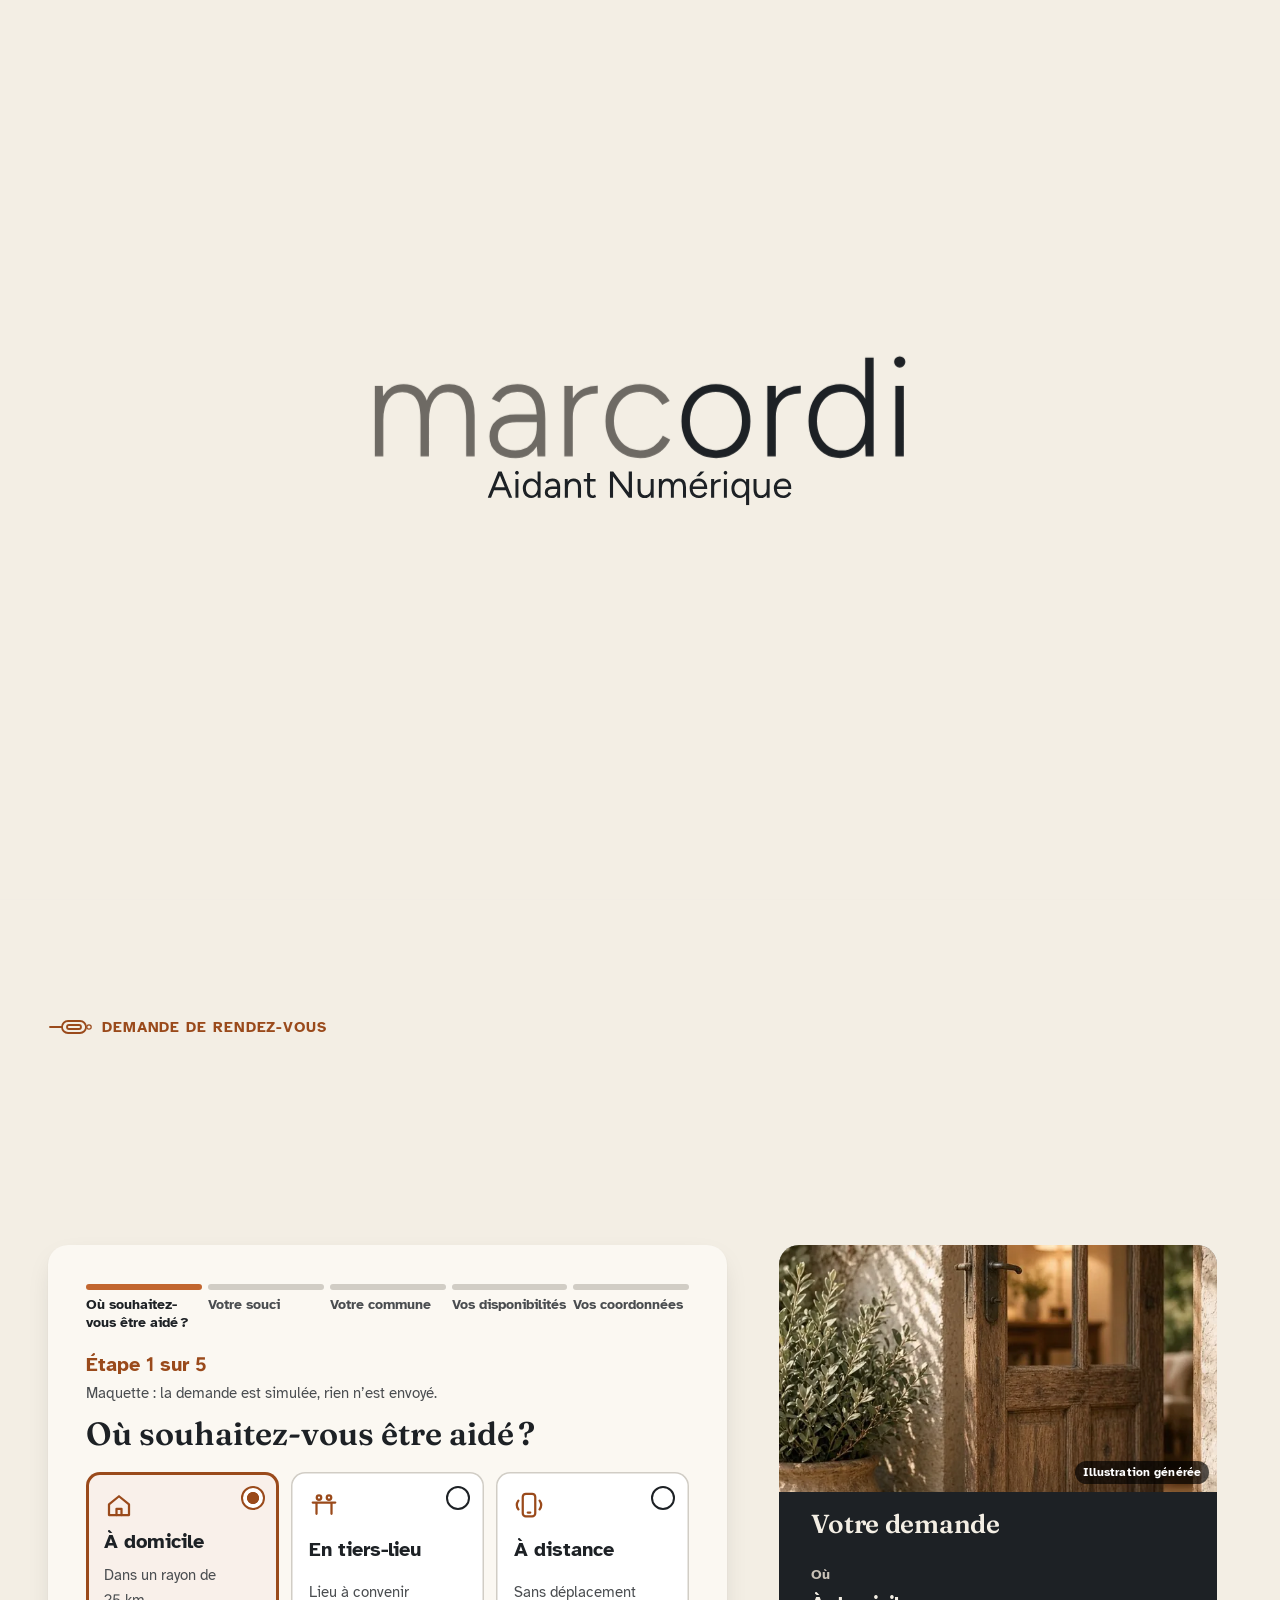
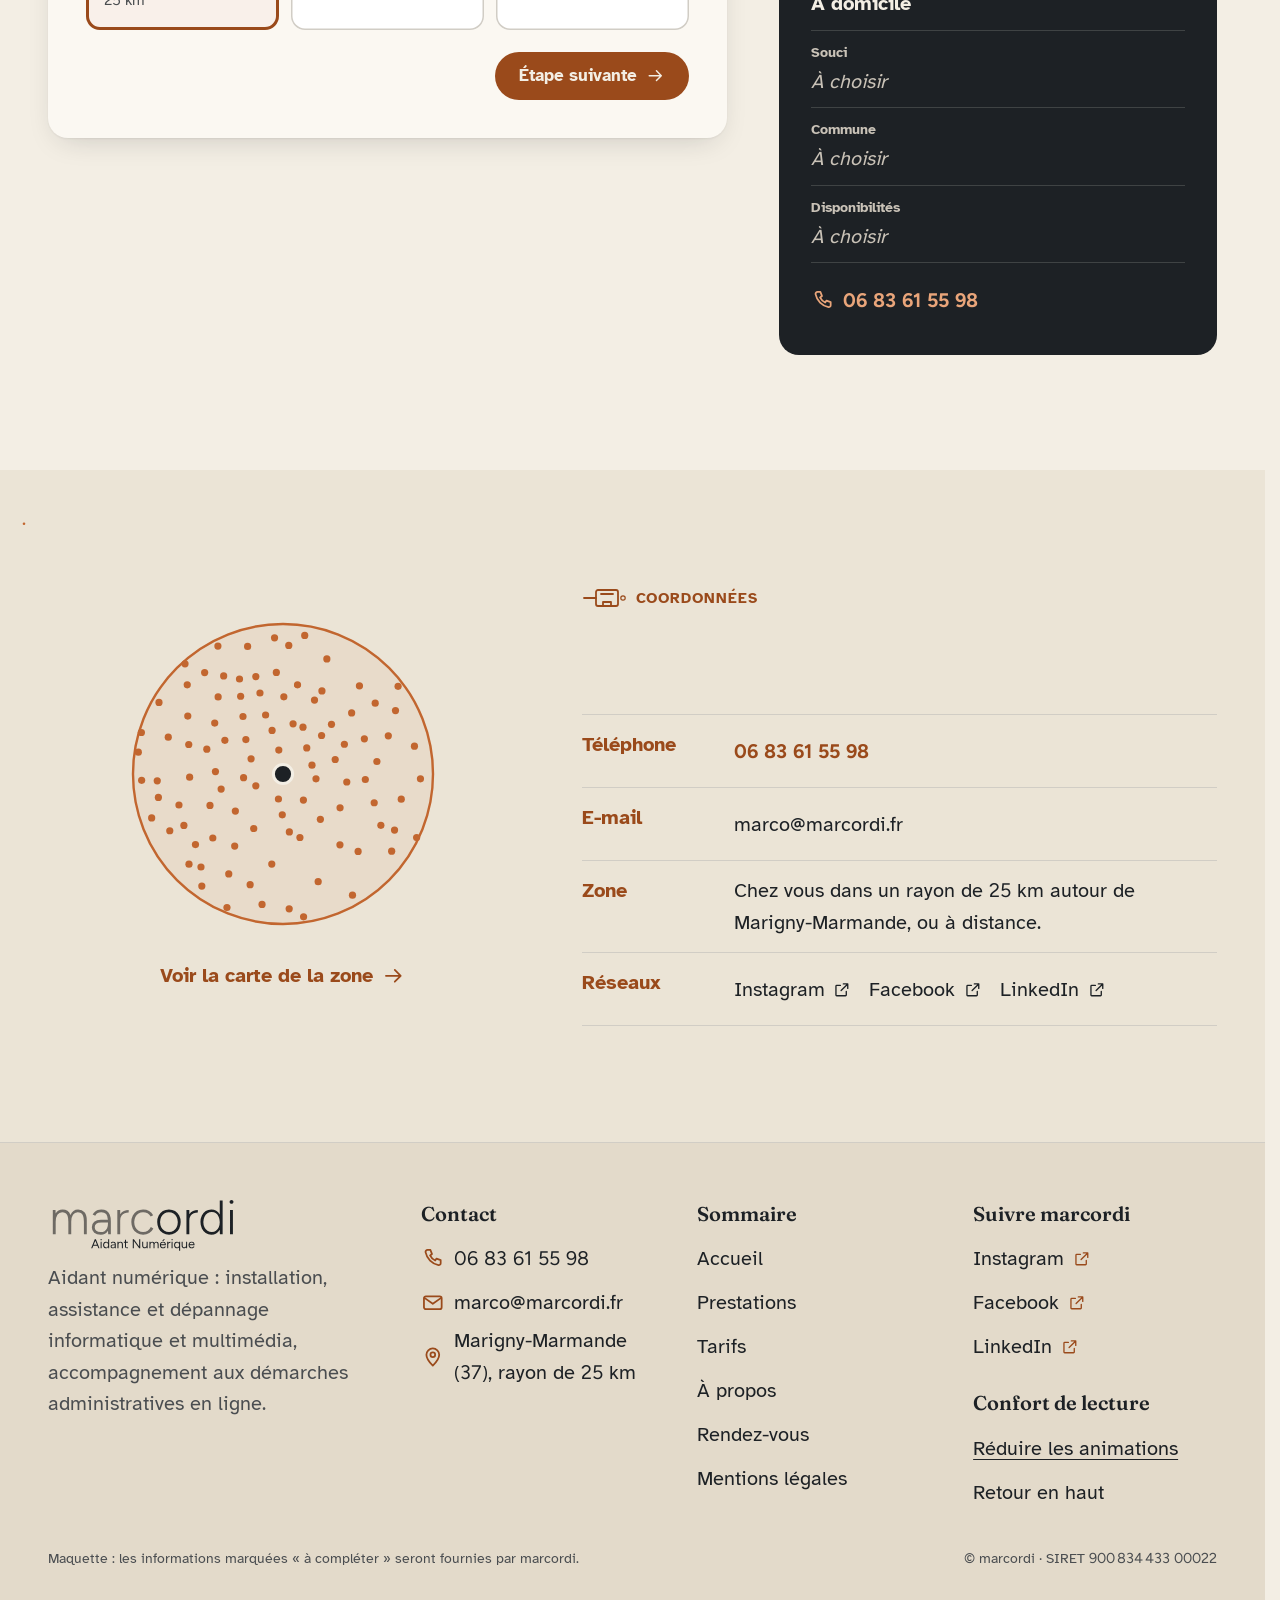
<file: rendez-vous.html>
<!doctype html>
<html lang="fr" data-v="1" data-gabarit="rendez-vous" data-page="rendez-vous" data-curseur>
<head>
<meta charset="utf-8">
<meta name="viewport" content="width=device-width, initial-scale=1, viewport-fit=cover">
<title>Rendez-⁠vous et contact : marcordi</title>
<meta name="description" content="Appelez le 06 83 61 55 98, écrivez à marco@marcordi.fr ou demandez un rendez-vous : à domicile, à distance ou en tiers-lieu.">
<meta name="robots" content="noindex, nofollow">
<link rel="canonical" href="https://marcordi-maquette.vercel.app/rendez-vous">
<style>:root{--fond:#F3EEE4;--texte:#1D2125;--voile-fond:#1D2125;--ouverture-fond:#F3EEE4;--menu-fond:#F3EEE4}:root { --entete-h: 72px; --barres-h: 0px; } html { background: var(--fond); color: var(--texte); scrollbar-gutter: stable; } body { margin: 0; background: var(--fond); } html.js:not(.calme):not(.secours):not([data-arrivee="retour"]) [data-anime] { opacity: 0; } html.js:not(.calme):not(.secours):not([data-arrivee="retour"]) [data-anime].vu { opacity: 1; } [data-voile] { position: fixed; inset: 0; z-index: 900; background: var(--voile-fond); transform: translateY(100%); visibility: hidden; pointer-events: none; } html[data-arrivee="voile"]:not(.voile-leve):not(.calme):not(.secours) [data-voile] { transform: none; visibility: visible; } html.calme [data-voile], html.secours [data-voile] { visibility: hidden !important; } .ouverture-panneau { position: fixed; inset: 0; z-index: 850; display: none; place-content: center; justify-items: center; background: var(--ouverture-fond, var(--voile-fond)); color: var(--fond); text-align: center; } html.js[data-arrivee="intro"]:not(.calme):not(.secours):not(.intro-finie) .ouverture-panneau { display: grid; } html.defilement-bloque, html.defilement-bloque body, html.js[data-arrivee="intro"]:not(.calme):not(.secours):not(.intro-finie), html.js[data-arrivee="intro"]:not(.calme):not(.secours):not(.intro-finie) body, html[data-arrivee="voile"]:not(.voile-leve):not(.calme):not(.secours), html[data-arrivee="voile"]:not(.voile-leve):not(.calme):not(.secours) body { overflow: hidden; } html.js[data-arrivee="intro"]:not(.calme):not(.secours):not(.intro-finie) { background-color: var(--ouverture-fond, var(--voile-fond)); } html[data-arrivee="voile"]:not(.voile-leve):not(.calme):not(.secours) { background-color: var(--voile-fond); }</style>
<script>(function () {
var d = document.documentElement, ss = null, ls = null;
try { ss = window.sessionStorage; ls = window.localStorage; } catch (e) {}
d.classList.add('js');
var calme = false;
try { calme = !!ls && ls.getItem('socle:calme') === 'oui'; } catch (e) {}
if (!calme && window.matchMedia && matchMedia('(prefers-reduced-motion: reduce)').matches) calme = true;
if (calme) d.classList.add('calme');
var nav = performance.getEntriesByType ? performance.getEntriesByType('navigation')[0] : null;
var type = nav ? nav.type : 'navigate';
var depart = null;
try { depart = JSON.parse(ss.getItem('socle:depart') || 'null'); ss.removeItem('socle:depart'); } catch (e) {}
if (depart && !(Date.now() - depart.t < 15000)) depart = null;
var retourSection = false;
try { retourSection = !!ss.getItem('socle:calme-retour'); } catch (e) {}
var mode = type === 'back_forward' || retourSection ? 'retour' : type === 'reload' ? 'intro' : depart ? 'voile' : 'intro';
d.setAttribute('data-arrivee', mode);
if (mode === 'voile' && depart.couleur) d.style.setProperty('--voile-fond', depart.couleur);
if (type === 'reload' && 'scrollRestoration' in history) {
if (!retourSection) history.scrollRestoration = 'manual';
}
try {
var choisie = ls && ls.getItem('socle:langue');
var langue = (d.lang || '').slice(0, 2);
if (choisie && choisie !== langue && type === 'navigate' && !depart) {
var alt = document.querySelector('link[rel="alternate"][hreflang="' + choisie + '"]');
if (alt) location.replace(new URL(alt.href).pathname + location.search + location.hash);
}
} catch (e) {}
setTimeout(function () { if (!d.classList.contains('demarre')) d.classList.add('secours'); }, 2000);
})();</script>
<link rel="preload" href="/assets/fonts/fraunces-600.woff2" as="font" type="font/woff2" crossorigin>
<link rel="preload" href="/assets/fonts/atkinson-400.woff2" as="font" type="font/woff2" crossorigin>
<link rel="stylesheet" href="/assets/css/socle.css?v=1">
<link rel="stylesheet" href="/assets/css/site.css?v=1">
<link rel="modulepreload" href="/assets/js/site.js?v=1">
<link rel="modulepreload" href="/assets/js/socle/index.js?v=1">
<script src="/assets/vendor/gsap.min.js" defer></script>
<script src="/assets/vendor/ScrollTrigger.min.js" defer></script>
<script src="/assets/vendor/SplitText.min.js" defer></script>
<script type="module" src="/assets/js/site.js?v=1"></script>
<meta name="theme-color" content="#F3EEE4">
<link rel="icon" href="/assets/images/favicon.svg" type="image/svg+xml">
<link rel="apple-touch-icon" href="/assets/images/apple-touch-icon.png">
<meta property="og:type" content="website">
<meta property="og:site_name" content="marcordi">
<meta property="og:locale" content="fr_FR">
<meta property="og:title" content="Rendez-⁠vous et contact : marcordi">
<meta property="og:description" content="Appelez le 06 83 61 55 98, écrivez à marco@marcordi.fr ou demandez un rendez-vous : à domicile, à distance ou en tiers-lieu.">
<meta property="og:url" content="https://marcordi-maquette.vercel.app/rendez-vous">
<meta property="og:image" content="https://marcordi-maquette.vercel.app/assets/partage/rendez-vous-fr.jpg">
<meta property="og:image:width" content="1200">
<meta property="og:image:height" content="630">
<meta property="og:image:alt" content="Contact marcordi : téléphone et carnet sur une table">
<meta name="twitter:card" content="summary_large_image">
<script type="application/ld+json">{"@context":"https://schema.org","@type":"LocalBusiness","name":"marcordi","description":"Aidant numérique : installation, assistance et dépannage informatique (Windows et macOS) et multimédia (smartphone, TV, box), accompagnement aux démarches administratives en ligne. Intervention à distance, à domicile ou en tiers-lieu.","url":"https://marcordi-maquette.vercel.app/","telephone":"+33683615598","email":"marco@marcordi.fr","founder":{"@type":"Person","name":"Marco Hubin"},"address":{"@type":"PostalAddress","addressLocality":"Marigny-Marmande","postalCode":"37120","addressRegion":"Indre-et-Loire","addressCountry":"FR"},"areaServed":{"@type":"GeoCircle","geoMidpoint":{"@type":"GeoCoordinates","latitude":46.977,"longitude":0.4811},"geoRadius":"25000"},"knowsLanguage":["fr","en"],"sameAs":["https://www.instagram.com/marcordi.fr/","https://www.facebook.com/marcordi.fr/","https://www.linkedin.com/company/marcordi/"]}</script>
</head>
<body id="haut">
<div data-voile aria-hidden="true"><div class="voile-contenu">
  <svg class="voile-cable" viewBox="0 0 400 40" preserveAspectRatio="none" focusable="false"><path d="M0 20 C 90 20 110 34 170 34 S 250 20 300 20 H 400"/></svg>
  <img src="/assets/images/logo-clair.svg" alt="" width="395" height="112"><span data-voile-libelle>Rendez-⁠vous</span></div></div>
<div class="ouverture-panneau" data-ouverture data-gouttiere="#F3EEE4" aria-hidden="true">
  <div class="intro-fond"></div>
  <div class="intro-scene"><svg class="intro-svg" viewBox="-152.0 -89.0 694.8 168.2" data-marc-fin="220.5" data-ordi-debut="225" data-mot="-2 -73 394.8 76.2" data-vb="-152.0 -89.0 694.8 168.2" aria-hidden="true" focusable="false">
<path class="intro-cable" d="" fill="none"/>
<g class="intro-marc"><path d="M7.5 0V-50H13.1L13.4 -42.8Q15.7 -46.9 19.4 -49.1Q23 -51.2 27.9 -51.2Q33.8 -51.2 38.1 -48.4Q42.4 -45.5 44.3 -39.6Q46.4 -45.2 50.5 -48.2Q54.5 -51.2 60.3 -51.2Q68.5 -51.2 73.5 -45.6Q78.4 -40 78.3 -28.6V0H72.3V-25.6Q72.3 -33.9 70.5 -38.2Q68.8 -42.5 65.9 -44Q63 -45.6 59.3 -45.6Q53 -45.6 49.5 -40.4Q45.9 -35.1 45.9 -25.7V0H39.9V-25.6Q39.9 -33.9 38.2 -38.2Q36.4 -42.5 33.5 -44Q30.6 -45.6 26.9 -45.6Q20.6 -45.6 17.1 -40.4Q13.5 -35.1 13.5 -25.7V0ZM107.5 1.2Q98.7 1.2 93.8 -2.9Q88.8 -6.9 88.8 -14.1Q88.8 -21.5 93.8 -25.6Q98.7 -29.7 107.5 -29.7H122.3Q121.9 -37.7 118.6 -41.7Q115.3 -45.7 108.5 -45.7Q104 -45.7 101 -43.9Q97.9 -42.1 95.9 -38.3L90.5 -40.7Q92.6 -44.3 95.2 -46.6Q97.9 -48.9 101.2 -50.1Q104.5 -51.2 108.5 -51.2Q115.2 -51.2 119.6 -48.5Q124 -45.8 126.2 -40.4Q128.4 -35 128.4 -26.8V0H122.9L122.4 -7Q120.1 -3.1 116.3 -0.9Q112.5 1.2 107.5 1.2ZM107.1 -4.3Q111.9 -4.3 115.4 -6.2Q118.8 -8.2 120.6 -12Q122.4 -15.8 122.4 -21.4V-24.2H108.3Q101.1 -24.2 98 -21.6Q94.8 -18.9 94.8 -14.1Q94.8 -9.5 98.1 -6.9Q101.3 -4.3 107.1 -4.3ZM141.9 0V-50H147.9V-41.2Q150.8 -45.9 155.6 -48.1Q160.4 -50.2 165.6 -50.2V-44.7Q161.2 -44.7 157.2 -43.2Q153.1 -41.6 150.5 -38Q147.9 -34.3 147.9 -28V0ZM195.7 1.2Q188.5 1.2 183 -2.1Q177.4 -5.5 174.3 -11.4Q171.1 -17.3 171.1 -25Q171.1 -32.7 174.2 -38.6Q177.3 -44.5 182.9 -47.9Q188.4 -51.2 195.5 -51.2Q202.6 -51.2 208.1 -48.1Q213.6 -44.9 216.6 -39.3L211.4 -36.5Q209.1 -40.8 205 -43.2Q200.8 -45.7 195.5 -45.7Q190.1 -45.7 186 -43.1Q181.8 -40.4 179.5 -35.8Q177.1 -31.1 177.1 -25Q177.1 -18.9 179.5 -14.3Q181.9 -9.6 186.1 -7Q190.3 -4.3 195.7 -4.3Q201.1 -4.3 205.3 -7.1Q209.5 -9.8 211.7 -14.7L217 -11.9Q214 -5.8 208.5 -2.3Q202.9 1.2 195.7 1.2Z"/></g>
<g class="intro-ordi"><path d="M249.6 1.2Q242.4 1.2 236.9 -2.1Q231.3 -5.5 228.2 -11.4Q225 -17.3 225 -25Q225 -32.7 228.1 -38.6Q231.2 -44.5 236.8 -47.9Q242.3 -51.2 249.4 -51.2Q256.6 -51.2 262.1 -47.9Q267.7 -44.5 270.8 -38.6Q273.9 -32.7 273.9 -25Q273.9 -17.3 270.8 -11.4Q267.7 -5.5 262.2 -2.1Q256.7 1.2 249.6 1.2ZM249.6 -4.3Q255 -4.3 259.1 -7Q263.2 -9.6 265.5 -14.3Q267.9 -18.9 267.9 -25Q267.9 -31.1 265.5 -35.8Q263.2 -40.4 259 -43.1Q254.8 -45.7 249.4 -45.7Q244 -45.7 239.8 -43.1Q235.7 -40.4 233.3 -35.8Q231 -31.1 231 -25Q231 -18.9 233.4 -14.3Q235.8 -9.6 240 -7Q244.2 -4.3 249.6 -4.3ZM285.9 0V-50H291.9V-41.2Q294.8 -45.9 299.6 -48.1Q304.4 -50.2 309.6 -50.2V-44.7Q305.2 -44.7 301.1 -43.2Q297.1 -41.6 294.5 -38Q291.9 -34.3 291.9 -28V0ZM337.7 1.2Q331.1 1.2 326 -2.1Q320.9 -5.5 318 -11.5Q315.1 -17.4 315.1 -25Q315.1 -32.7 318 -38.6Q320.9 -44.5 326 -47.9Q331.1 -51.2 337.7 -51.2Q343.4 -51.2 347.9 -48.5Q352.5 -45.7 355.3 -40.9V-70H361.3V0H355.6L355.3 -9.1Q352.5 -4.3 347.9 -1.5Q343.4 1.2 337.7 1.2ZM338.9 -4.2Q343.7 -4.2 347.4 -6.8Q351.1 -9.5 353.2 -14.2Q355.3 -18.9 355.3 -24.9V-25Q355.3 -31.1 353.2 -35.8Q351.1 -40.5 347.4 -43.2Q343.7 -45.8 338.8 -45.8Q333.6 -45.8 329.6 -43.2Q325.6 -40.5 323.3 -35.8Q321.1 -31.1 321.1 -25Q321.1 -18.9 323.4 -14.2Q325.7 -9.5 329.7 -6.8Q333.7 -4.2 338.9 -4.2ZM376.7 0V-50H382.7V0ZM379.8 -63Q378.2 -63 377 -64.2Q375.8 -65.4 375.8 -67Q375.8 -68.7 377 -69.8Q378.2 -71 379.8 -71Q381.5 -71 382.6 -69.8Q383.8 -68.7 383.8 -67Q383.8 -65.4 382.6 -64.2Q381.5 -63 379.8 -63Z"/></g>
<g class="intro-prise"><rect x="-12" y="-7" width="13" height="14" rx="3"/><path d="M1 -3.4h6M1 3.4h6" fill="none"/></g>
<g class="intro-etincelle" data-ephemere><path d="M0 -12v-9M9 -9l6 -6M-9 -9l-6 -6M12 0h8M-12 0h-8" fill="none"/></g>
</svg><svg class="intro-tag-svg" viewBox="-152.0 -89.0 694.8 168.2" aria-hidden="true" focusable="false"><g class="intro-tag"><path d="M87.4 29.2 94.9 10.6H97.3L104.8 29.2H102.5L100.3 23.9H91.9L89.8 29.2ZM92.7 21.9H99.5L96.1 13.5ZM107.1 29.2V15.9H109.2V29.2ZM108.2 12.9Q107.6 12.9 107.2 12.5Q106.8 12.1 106.8 11.6Q106.8 11 107.2 10.6Q107.6 10.2 108.2 10.2Q108.7 10.2 109.1 10.6Q109.5 11 109.5 11.6Q109.5 12.1 109.1 12.5Q108.7 12.9 108.2 12.9ZM118.3 29.5Q116.5 29.5 115.2 28.6Q113.8 27.8 113.1 26.2Q112.3 24.6 112.3 22.6Q112.3 20.5 113.1 18.9Q113.8 17.4 115.2 16.5Q116.5 15.6 118.3 15.6Q119.8 15.6 120.9 16.3Q122.1 17 122.8 18.2V10.6H124.9V29.2H122.9L122.8 26.9Q122.1 28.1 120.9 28.8Q119.8 29.5 118.3 29.5ZM118.8 27.6Q120 27.6 120.8 27Q121.7 26.3 122.2 25.2Q122.8 24.1 122.8 22.7V22.5Q122.8 21.1 122.2 19.9Q121.7 18.8 120.8 18.2Q119.9 17.6 118.8 17.6Q117.5 17.6 116.5 18.2Q115.6 18.8 115 20Q114.5 21.1 114.5 22.6Q114.5 24 115 25.2Q115.6 26.3 116.6 26.9Q117.5 27.6 118.8 27.6ZM132.8 29.5Q130.5 29.5 129.2 28.4Q127.9 27.4 127.9 25.5Q127.9 23.4 129.2 22.4Q130.5 21.3 132.9 21.3H136.6Q136.5 19.4 135.7 18.5Q134.9 17.5 133.3 17.5Q132.2 17.5 131.4 18Q130.7 18.4 130.2 19.4L128.3 18.6Q128.8 17.7 129.5 17Q130.2 16.3 131.1 16Q132.1 15.6 133.3 15.6Q135.2 15.6 136.4 16.4Q137.6 17.1 138.2 18.5Q138.8 19.9 138.8 22L138.7 29.2H136.8L136.7 27.4Q136.1 28.4 135.1 29Q134.1 29.5 132.8 29.5ZM132.9 27.7Q134.1 27.7 134.9 27.2Q135.8 26.7 136.2 25.8Q136.7 24.9 136.7 23.6V23.1H133.4Q131.6 23.1 130.8 23.7Q130 24.3 130 25.4Q130 26.5 130.8 27.1Q131.5 27.7 132.9 27.7ZM142.1 29.2V15.9H144.1L144.2 17.9Q144.9 16.8 146 16.2Q147 15.6 148.4 15.6Q150 15.6 151.1 16.3Q152.3 16.9 152.9 18.2Q153.6 19.6 153.6 21.8V29.2H151.4V22.4Q151.4 20.5 151 19.4Q150.5 18.4 149.7 18Q148.9 17.6 147.9 17.6Q146.2 17.6 145.2 18.9Q144.3 20.1 144.3 22.3V29.2ZM161.9 29.5Q160 29.5 158.9 28.5Q157.9 27.5 157.9 25.7V17.8H155.5V15.9H157.9V11.8H160V15.9H163.9V17.8H160V25.5Q160 26.5 160.5 27Q161.1 27.6 162 27.6Q162.4 27.6 162.7 27.5Q163 27.4 163.5 27L164.3 28.7Q163.6 29.2 163 29.3Q162.5 29.5 161.9 29.5ZM174.1 29.2V10.6H176.4L187.4 25.5V10.6H189.7V29.2H187.4L176.3 14.2V29.2ZM198.8 29.5Q197.3 29.5 196.1 28.9Q195 28.3 194.3 26.9Q193.7 25.5 193.7 23.4V15.9H195.8V22.7Q195.8 24.7 196.2 25.7Q196.7 26.8 197.5 27.1Q198.3 27.5 199.3 27.5Q201 27.5 202 26.3Q203 25 203 22.8V15.9H205.1V29.2H203.1L203 27.2Q202.3 28.3 201.3 28.9Q200.2 29.5 198.8 29.5ZM208.8 29.2V15.9H210.8L210.9 17.8Q211.5 16.7 212.4 16.2Q213.4 15.6 214.7 15.6Q216.3 15.6 217.4 16.4Q218.5 17.1 219 18.6Q219.6 17.2 220.6 16.4Q221.7 15.6 223.2 15.6Q225.4 15.6 226.7 17.1Q228 18.6 228 21.6V29.2H225.9V22.4Q225.9 20.5 225.4 19.4Q225 18.4 224.3 18Q223.7 17.6 222.8 17.6Q221.2 17.6 220.3 18.9Q219.4 20.1 219.4 22.3V29.2H217.3V22.4Q217.3 20.5 216.9 19.4Q216.5 18.4 215.8 18Q215.1 17.6 214.2 17.6Q212.7 17.6 211.8 18.9Q210.9 20.1 210.9 22.3V29.2ZM237.1 29.5Q235.2 29.5 233.7 28.6Q232.2 27.7 231.4 26.2Q230.6 24.6 230.6 22.6Q230.6 20.5 231.4 19Q232.2 17.4 233.7 16.5Q235.2 15.6 237.1 15.6Q238.9 15.6 240.3 16.5Q241.6 17.5 242.4 19.1Q243.1 20.7 243.1 23H232.7Q232.8 25.1 234.1 26.4Q235.3 27.6 237.2 27.6Q238.7 27.6 239.6 26.9Q240.6 26.3 241.1 25.2L242.9 26.1Q242.4 27.1 241.6 27.9Q240.8 28.7 239.6 29.1Q238.5 29.5 237.1 29.5ZM232.9 21.2H240.9Q240.8 20.1 240.3 19.2Q239.7 18.4 238.9 18Q238.1 17.5 237.1 17.5Q236.1 17.5 235.1 18Q234.2 18.4 233.6 19.2Q233 20.1 232.9 21.2ZM235.3 14.1 238.4 10.6H241.1L237.7 14.1ZM245.8 29.2V15.9H248V18.3Q248.7 17.1 250 16.5Q251.3 15.9 252.6 15.9V17.9Q251.5 17.9 250.4 18.3Q249.3 18.7 248.6 19.5Q248 20.4 248 21.9V29.2ZM254.9 29.2V15.9H257V29.2ZM256 12.9Q255.5 12.9 255.1 12.5Q254.7 12.1 254.7 11.6Q254.7 11 255.1 10.6Q255.5 10.2 256 10.2Q256.6 10.2 256.9 10.6Q257.3 11 257.3 11.6Q257.3 12.1 256.9 12.5Q256.6 12.9 256 12.9ZM270.6 34.5V27Q269.9 28.2 268.8 28.8Q267.6 29.5 266.2 29.5Q264.4 29.5 263 28.6Q261.7 27.8 260.9 26.2Q260.2 24.6 260.2 22.6Q260.2 20.5 260.9 18.9Q261.7 17.4 263 16.5Q264.4 15.6 266.2 15.6Q267.6 15.6 268.8 16.3Q269.9 17 270.6 18.2L270.7 15.9H272.8V34.5ZM266.6 27.6Q267.8 27.6 268.7 26.9Q269.6 26.3 270.1 25.2Q270.6 24 270.6 22.6Q270.6 21.1 270.1 20Q269.6 18.8 268.7 18.2Q267.8 17.6 266.6 17.6Q265.4 17.6 264.4 18.2Q263.4 18.8 262.9 20Q262.3 21.1 262.3 22.6Q262.3 24 262.9 25.2Q263.4 26.3 264.4 26.9Q265.4 27.6 266.6 27.6ZM281.1 29.5Q279.5 29.5 278.4 28.9Q277.2 28.3 276.6 26.9Q275.9 25.5 275.9 23.4V15.9H278V22.7Q278 24.7 278.5 25.7Q278.9 26.8 279.7 27.1Q280.5 27.5 281.6 27.5Q283.3 27.5 284.2 26.3Q285.2 25 285.2 22.8V15.9H287.3V29.2H285.3L285.2 27.2Q284.6 28.3 283.5 28.9Q282.5 29.5 281.1 29.5ZM296.8 29.5Q294.9 29.5 293.4 28.6Q291.9 27.7 291.1 26.2Q290.3 24.6 290.3 22.6Q290.3 20.5 291.1 19Q291.9 17.4 293.4 16.5Q294.9 15.6 296.8 15.6Q298.6 15.6 300 16.5Q301.3 17.5 302.1 19.1Q302.8 20.7 302.8 23H292.4Q292.6 25.1 293.8 26.4Q295 27.6 297 27.6Q298.4 27.6 299.3 26.9Q300.3 26.3 300.8 25.2L302.6 26.1Q302.1 27.1 301.3 27.9Q300.5 28.7 299.3 29.1Q298.2 29.5 296.8 29.5ZM292.6 21.2H300.6Q300.5 20.1 300 19.2Q299.4 18.4 298.6 18Q297.8 17.5 296.8 17.5Q295.8 17.5 294.8 18Q293.9 18.4 293.3 19.2Q292.7 20.1 292.6 21.2Z"/></g></svg></div>
</div>
<a class="evitement" href="#contenu">Aller au contenu</a>
<header data-entete>
  <div class="entete-rangee">
    <a class="entete-logo" href="/" aria-label="marcordi, aidant numérique : accueil" data-libelle="Accueil">
      <svg class="logo-mot" viewBox="-2.0 -73.0 394.8 76.2" role="img" aria-label="marcordi, aidant numérique : accueil"><path class="logo-marc" d="M7.5 0V-50H13.1L13.4 -42.8Q15.7 -46.9 19.4 -49.1Q23 -51.2 27.9 -51.2Q33.8 -51.2 38.1 -48.4Q42.4 -45.5 44.3 -39.6Q46.4 -45.2 50.5 -48.2Q54.5 -51.2 60.3 -51.2Q68.5 -51.2 73.5 -45.6Q78.4 -40 78.3 -28.6V0H72.3V-25.6Q72.3 -33.9 70.5 -38.2Q68.8 -42.5 65.9 -44Q63 -45.6 59.3 -45.6Q53 -45.6 49.5 -40.4Q45.9 -35.1 45.9 -25.7V0H39.9V-25.6Q39.9 -33.9 38.2 -38.2Q36.4 -42.5 33.5 -44Q30.6 -45.6 26.9 -45.6Q20.6 -45.6 17.1 -40.4Q13.5 -35.1 13.5 -25.7V0ZM107.5 1.2Q98.7 1.2 93.8 -2.9Q88.8 -6.9 88.8 -14.1Q88.8 -21.5 93.8 -25.6Q98.7 -29.7 107.5 -29.7H122.3Q121.9 -37.7 118.6 -41.7Q115.3 -45.7 108.5 -45.7Q104 -45.7 101 -43.9Q97.9 -42.1 95.9 -38.3L90.5 -40.7Q92.6 -44.3 95.2 -46.6Q97.9 -48.9 101.2 -50.1Q104.5 -51.2 108.5 -51.2Q115.2 -51.2 119.6 -48.5Q124 -45.8 126.2 -40.4Q128.4 -35 128.4 -26.8V0H122.9L122.4 -7Q120.1 -3.1 116.3 -0.9Q112.5 1.2 107.5 1.2ZM107.1 -4.3Q111.9 -4.3 115.4 -6.2Q118.8 -8.2 120.6 -12Q122.4 -15.8 122.4 -21.4V-24.2H108.3Q101.1 -24.2 98 -21.6Q94.8 -18.9 94.8 -14.1Q94.8 -9.5 98.1 -6.9Q101.3 -4.3 107.1 -4.3ZM141.9 0V-50H147.9V-41.2Q150.8 -45.9 155.6 -48.1Q160.4 -50.2 165.6 -50.2V-44.7Q161.2 -44.7 157.2 -43.2Q153.1 -41.6 150.5 -38Q147.9 -34.3 147.9 -28V0ZM195.7 1.2Q188.5 1.2 183 -2.1Q177.4 -5.5 174.3 -11.4Q171.1 -17.3 171.1 -25Q171.1 -32.7 174.2 -38.6Q177.3 -44.5 182.9 -47.9Q188.4 -51.2 195.5 -51.2Q202.6 -51.2 208.1 -48.1Q213.6 -44.9 216.6 -39.3L211.4 -36.5Q209.1 -40.8 205 -43.2Q200.8 -45.7 195.5 -45.7Q190.1 -45.7 186 -43.1Q181.8 -40.4 179.5 -35.8Q177.1 -31.1 177.1 -25Q177.1 -18.9 179.5 -14.3Q181.9 -9.6 186.1 -7Q190.3 -4.3 195.7 -4.3Q201.1 -4.3 205.3 -7.1Q209.5 -9.8 211.7 -14.7L217 -11.9Q214 -5.8 208.5 -2.3Q202.9 1.2 195.7 1.2Z"/><path class="logo-ordi" d="M249.6 1.2Q242.4 1.2 236.9 -2.1Q231.3 -5.5 228.2 -11.4Q225 -17.3 225 -25Q225 -32.7 228.1 -38.6Q231.2 -44.5 236.8 -47.9Q242.3 -51.2 249.4 -51.2Q256.6 -51.2 262.1 -47.9Q267.7 -44.5 270.8 -38.6Q273.9 -32.7 273.9 -25Q273.9 -17.3 270.8 -11.4Q267.7 -5.5 262.2 -2.1Q256.7 1.2 249.6 1.2ZM249.6 -4.3Q255 -4.3 259.1 -7Q263.2 -9.6 265.5 -14.3Q267.9 -18.9 267.9 -25Q267.9 -31.1 265.5 -35.8Q263.2 -40.4 259 -43.1Q254.8 -45.7 249.4 -45.7Q244 -45.7 239.8 -43.1Q235.7 -40.4 233.3 -35.8Q231 -31.1 231 -25Q231 -18.9 233.4 -14.3Q235.8 -9.6 240 -7Q244.2 -4.3 249.6 -4.3ZM285.9 0V-50H291.9V-41.2Q294.8 -45.9 299.6 -48.1Q304.4 -50.2 309.6 -50.2V-44.7Q305.2 -44.7 301.1 -43.2Q297.1 -41.6 294.5 -38Q291.9 -34.3 291.9 -28V0ZM337.7 1.2Q331.1 1.2 326 -2.1Q320.9 -5.5 318 -11.5Q315.1 -17.4 315.1 -25Q315.1 -32.7 318 -38.6Q320.9 -44.5 326 -47.9Q331.1 -51.2 337.7 -51.2Q343.4 -51.2 347.9 -48.5Q352.5 -45.7 355.3 -40.9V-70H361.3V0H355.6L355.3 -9.1Q352.5 -4.3 347.9 -1.5Q343.4 1.2 337.7 1.2ZM338.9 -4.2Q343.7 -4.2 347.4 -6.8Q351.1 -9.5 353.2 -14.2Q355.3 -18.9 355.3 -24.9V-25Q355.3 -31.1 353.2 -35.8Q351.1 -40.5 347.4 -43.2Q343.7 -45.8 338.8 -45.8Q333.6 -45.8 329.6 -43.2Q325.6 -40.5 323.3 -35.8Q321.1 -31.1 321.1 -25Q321.1 -18.9 323.4 -14.2Q325.7 -9.5 329.7 -6.8Q333.7 -4.2 338.9 -4.2ZM376.7 0V-50H382.7V0ZM379.8 -63Q378.2 -63 377 -64.2Q375.8 -65.4 375.8 -67Q375.8 -68.7 377 -69.8Q378.2 -71 379.8 -71Q381.5 -71 382.6 -69.8Q383.8 -68.7 383.8 -67Q383.8 -65.4 382.6 -64.2Q381.5 -63 379.8 -63Z"/></svg>
    </a>
    <nav data-nav aria-label="Navigation principale">
      <ul><li><a href="/prestations" data-libelle="Prestations">Prestations</a></li><li><a href="/tarifs" data-libelle="Tarifs">Tarifs</a></li><li><a href="/a-propos" data-libelle="À propos">À propos</a></li><li><a href="/rendez-vous" data-libelle="Rendez-⁠vous" aria-current="page">Rendez-⁠vous</a></li></ul>
    </nav>
    <div class="entete-actions">
      <a class="bouton bouton--appel" href="tel:+33683615598" data-magnetique><svg class="picto" viewBox="0 0 24 24" aria-hidden="true" focusable="false"><g fill="none" stroke="currentColor" stroke-width="1.8" stroke-linecap="round" stroke-linejoin="round"><path d="M6.6 3h3l1.6 4.2-2 1.4a11 11 0 0 0 5.2 5.2l1.4-2 4.2 1.6v3a2 2 0 0 1-2.2 2A17 17 0 0 1 4.6 5.2 2 2 0 0 1 6.6 3z"/></g></svg><span class="appel-court">Appeler</span><span class="appel-long">06 83 61 55 98</span></a>
      <button type="button" data-menu-bouton aria-controls="menu" aria-expanded="false" data-libelle-ouvrir="Menu" data-libelle-fermer="Fermer"><span data-libelle-bouton>Menu</span></button>
    </div>
  </div>
</header>
<div id="menu" data-menu role="dialog" aria-modal="true" aria-label="Menu">
  <div class="menu-grille">
    <ul><li style="--i:0"><a href="/" class="menu-lien" data-libelle="Accueil">Accueil</a></li><li style="--i:1"><a href="/prestations" class="menu-lien" data-libelle="Prestations">Prestations</a></li><li style="--i:2"><a href="/tarifs" class="menu-lien" data-libelle="Tarifs">Tarifs</a></li><li style="--i:3"><a href="/a-propos" class="menu-lien" data-libelle="À propos">À propos</a></li><li style="--i:4"><a href="/rendez-vous" class="menu-lien" data-libelle="Rendez-⁠vous" aria-current="page">Rendez-⁠vous</a></li></ul>
    <div class="menu-contact">
      <p class="menu-titre">Joindre Marco</p>
      <p><a class="bouton" href="tel:+33683615598"><svg class="picto" viewBox="0 0 24 24" aria-hidden="true" focusable="false"><g fill="none" stroke="currentColor" stroke-width="1.8" stroke-linecap="round" stroke-linejoin="round"><path d="M6.6 3h3l1.6 4.2-2 1.4a11 11 0 0 0 5.2 5.2l1.4-2 4.2 1.6v3a2 2 0 0 1-2.2 2A17 17 0 0 1 4.6 5.2 2 2 0 0 1 6.6 3z"/></g></svg><span>06 83 61 55 98</span></a></p>
      <p><a class="lien-fil" href="mailto:marco@marcordi.fr">marco@marcordi.fr</a></p>
      <p>Chez vous dans un rayon de 25 km autour de Marigny-⁠Marmande, ou à distance.</p>
      <p><button type="button" class="lien" data-calme-bascule data-libelle-reduire="Réduire les animations" data-libelle-retablir="Rétablir les animations" data-libelle-systeme="Animations réduites par le réglage de votre appareil"><span data-libelle-bouton>Réduire les animations</span></button></p>
    </div>
  </div>
</div>
<main id="contenu" tabindex="-1">
<svg class="fil" data-fil aria-hidden="true" focusable="false" data-audit-ignorer><path class="fil-fond" d=""/><path class="fil-trace" d=""/><circle class="fil-tete" r="5" cx="-20" cy="-20"/></svg>
<section class="page-tete" id="debut">
  <figure class="media tete-media" data-grok style="--cadrage:65% 60%;--cadrage-mobile:55% 72%">
  <picture><source media="(max-width: 760px) and (orientation: portrait)" srcset="/assets/images/grok/rendez-vous-ouverture-mobile-640.webp 640w, /assets/images/grok/rendez-vous-ouverture-mobile-657.webp 657w" sizes="100vw">
    <img src="/assets/images/grok/rendez-vous-ouverture-1168.webp" srcset="/assets/images/grok/rendez-vous-ouverture-640.webp 640w, /assets/images/grok/rendez-vous-ouverture-1168.webp 1168w" sizes="100vw" alt="Smartphone et carnet ouvert sur une table près d’une fenêtre, un brin de lavande" width="1168" height="657" fetchpriority="high" loading="eager" decoding="sync">
  </picture><figcaption class="mention-ia">Illustration générée</figcaption>
</figure>
  <div class="tete-degrade" aria-hidden="true"></div>
  <div class="tete-texte conteneur">
    <p class="surtitre"><span class="prise" data-prise="secteur" aria-hidden="true"><svg viewBox="0 0 44 24" focusable="false"><g fill="none" stroke="currentColor" stroke-width="1.8" stroke-linecap="round" stroke-linejoin="round"><rect x="14" y="3" width="22" height="18" rx="5"/><circle cx="22" cy="12" r="1.8"/><circle cx="29" cy="12" r="1.8"/><path d="M2 12h12"/></g><circle class="prise-voyant" cx="41" cy="12" r="2.2"/></svg></span><span>Rendez-⁠vous et contact</span></p>
    <h1 class="tete-titre"><span class="ligne-masque"><span class="tete-ligne" data-anime="gsap">Parlons de votre souci</span></span></h1>
    <p class="tete-actions" data-anime="gsap">
      <a class="bouton" href="tel:+33683615598" data-action-principale data-magnetique><svg class="picto" viewBox="0 0 24 24" aria-hidden="true" focusable="false"><g fill="none" stroke="currentColor" stroke-width="1.8" stroke-linecap="round" stroke-linejoin="round"><path d="M6.6 3h3l1.6 4.2-2 1.4a11 11 0 0 0 5.2 5.2l1.4-2 4.2 1.6v3a2 2 0 0 1-2.2 2A17 17 0 0 1 4.6 5.2 2 2 0 0 1 6.6 3z"/></g></svg><span>Appeler le 06 83 61 55 98</span></a>
      <a class="bouton bouton--contour" href="#demande">Remplir le formulaire</a>
    </p>
    <p class="tete-info" data-info-cle data-anime="gsap">Devis gratuit · à domicile, à distance ou en tiers-lieu</p>
    <p class="tete-intro" data-anime="gsap">Le plus simple : appelez-moi. Pour une information, une intervention ou un diagnostic, vous pouvez aussi écrire un e-mail ou remplir le formulaire.<br><a class="lien-fil lien-fort" href="mailto:marco@marcordi.fr">marco@marcordi.fr</a></p>
  </div>
</section>
<section class="demande" id="demande">
  <div class="conteneur">
    <p class="surtitre"><span class="prise" data-prise="usb" aria-hidden="true"><svg viewBox="0 0 44 24" focusable="false"><g fill="none" stroke="currentColor" stroke-width="1.8" stroke-linecap="round" stroke-linejoin="round"><rect x="14" y="6" width="24" height="12" rx="6"/><rect x="19" y="10" width="14" height="4" rx="2"/><path d="M2 12h12"/></g><circle class="prise-voyant" cx="41" cy="12" r="2.2"/></svg></span><span>Demande de rendez-vous</span></p>
    <h2 data-anime>En cinq petites étapes</h2>
    <p class="demande-deroule" data-anime>Où, votre souci, votre commune, vos disponibilités, vos coordonnées. Je vous rappelle pour fixer l’heure.</p>
    <div class="demande-grille">
      <form class="formulaire etapes-formulaire" data-formulaire data-etapes action="#demande" novalidate data-msg-centre="Marigny-Marmande : c’est ici que je suis basé." data-msg-dedans="{commune} : {km} km à vol d’oiseau, dans la zone. Je me déplace chez vous." data-msg-dehors="{commune} : {km} km à vol d’oiseau, hors de la zone de déplacement. L’aide à distance reste possible ; pour un déplacement, appelez-moi." data-msg-inconnue="Commune introuvable dans les environs : l’aide à distance reste possible ; appelez-moi pour un déplacement." data-msg-vide="Tapez votre commune pour savoir si je me déplace chez vous." data-erreur-commune="Indiquez votre commune pour vérifier la zone de déplacement." data-erreur-prestation="Choisissez une prestation, ou « Autre besoin, ou je ne sais pas »." data-modele-estimation="{duree} : {prix} (indicatif)" data-vide="À choisir">
        <ol class="progression" aria-hidden="true"><li data-progression="1" class="courante"><span class="progression-barre"></span><span class="progression-libelle">Où souhaitez-vous être aidé ?</span></li><li data-progression="2"><span class="progression-barre"></span><span class="progression-libelle">Votre souci</span></li><li data-progression="3"><span class="progression-barre"></span><span class="progression-libelle">Votre commune</span></li><li data-progression="4"><span class="progression-barre"></span><span class="progression-libelle">Vos disponibilités</span></li><li data-progression="5"><span class="progression-barre"></span><span class="progression-libelle">Vos coordonnées</span></li></ol>
        <p class="etape-courante" data-etape-courante data-modele="Étape {n} sur 5" aria-live="polite">Étape 1 sur 5</p>
        <p class="simule">Maquette : la demande est simulée, rien n’est envoyé.</p>
        <input type="hidden" name="duree" value="" data-champ-duree>
        <div class="etapes-cadre" data-etapes-cadre>
        <fieldset class="etape-form courante" data-etape-form="1">
          <legend>Où souhaitez-vous être aidé ?</legend>
          <div class="choix-lieu"><label class="carte-choix"><input type="radio" name="lieu" value="domicile" checked><span class="carte-choix-corps"><svg class="picto" viewBox="0 0 24 24" aria-hidden="true" focusable="false"><g fill="none" stroke="currentColor" stroke-width="1.8" stroke-linecap="round" stroke-linejoin="round"><path d="M4 11.5 12 5l8 6.5V20H4z"/><path d="M10 20v-5h4v5"/></g></svg><strong>À domicile</strong><small>Dans un rayon de 25 km</small></span></label><label class="carte-choix"><input type="radio" name="lieu" value="tiers"><span class="carte-choix-corps"><svg class="picto" viewBox="0 0 24 24" aria-hidden="true" focusable="false"><g fill="none" stroke="currentColor" stroke-width="1.8" stroke-linecap="round" stroke-linejoin="round"><path d="M3 10h18M6 10v9M18 10v9"/><circle cx="8" cy="6" r="1.8"/><circle cx="16" cy="6" r="1.8"/></g></svg><strong>En tiers-lieu</strong><small>Lieu à convenir</small></span></label><label class="carte-choix"><input type="radio" name="lieu" value="distance"><span class="carte-choix-corps"><svg class="picto" viewBox="0 0 24 24" aria-hidden="true" focusable="false"><g fill="none" stroke="currentColor" stroke-width="1.8" stroke-linecap="round" stroke-linejoin="round"><rect x="7" y="3" width="10" height="18" rx="2.5"/><path d="M11 18h2"/><path class="onde" d="M20.5 8.5a6 6 0 0 1 0 7"/><path class="onde" d="M3.5 8.5a6 6 0 0 0 0 7"/></g></svg><strong>À distance</strong><small>Sans déplacement</small></span></label></div>
          <div class="form-nav">
    <button type="button" class="bouton" data-suivant>Étape suivante<svg class="picto" viewBox="0 0 24 24" aria-hidden="true" focusable="false"><g fill="none" stroke="currentColor" stroke-width="1.8" stroke-linecap="round" stroke-linejoin="round"><path d="M4 12h15M13 6l6 6-6 6"/></g></svg></button>
  </div>
        </fieldset>
        <fieldset class="etape-form" data-etape-form="2">
          <legend>Votre souci</legend>
          <div class="champ"><label for="f-prestation">Prestation</label>
            <select id="f-prestation" name="prestation" required>
              <option value="" selected>Choisissez dans la liste</option>
              <optgroup label="Informatique et multimédia"><option value="prise-en-main">Prise en main d’un nouveau matériel</option><option value="nettoyage">Nettoyage, sécurisation, optimisation, réparation</option><option value="installation">Installation, réinitialisation, mise à jour</option><option value="recuperation">Récupération de données</option><option value="multimedia">Multimédia : smartphone, TV, box</option></optgroup><optgroup label="Administratif"><option value="cv">Conception graphique de CV</option><option value="demarches">Démarches administratives en ligne</option><option value="outils-collaboratifs">Assistance aux outils collaboratifs</option><option value="redaction">Aide à la rédaction</option><option value="veille">Veille documentaire et recherche d’information</option></optgroup>
              <option value="autre">Autre besoin, ou je ne sais pas</option>
            </select></div>
          <div class="form-nav">
    <button type="button" class="bouton bouton--contour" data-precedent>Étape précédente</button>
    <button type="button" class="bouton" data-suivant>Étape suivante<svg class="picto" viewBox="0 0 24 24" aria-hidden="true" focusable="false"><g fill="none" stroke="currentColor" stroke-width="1.8" stroke-linecap="round" stroke-linejoin="round"><path d="M4 12h15M13 6l6 6-6 6"/></g></svg></button>
  </div>
        </fieldset>
        <fieldset class="etape-form" data-etape-form="3">
          <legend>Votre commune</legend>
          <div class="champ"><label for="f-commune">Commune</label>
            <input id="f-commune" name="commune" list="liste-communes-rdv" autocomplete="address-level2" aria-describedby="f-commune-aide" data-commune>
            <p class="champ-aide" id="f-commune-aide">Pour vérifier la zone de déplacement (facultatif à distance).</p>
            <p class="zone-resultat" data-zone-resultat role="status"></p></div>
          <datalist id="liste-communes-rdv"><option value="Marigny-Marmande" data-km="0"></option><option value="Luzé" data-km="4.1"></option><option value="Mondion" data-km="4.3"></option><option value="Jaulnay" data-km="4.9"></option><option value="Pussigny" data-km="5"></option><option value="Vellèches" data-km="5.5"></option><option value="Antogny-le-Tillac" data-km="5.6"></option><option value="Braslou" data-km="5.9"></option><option value="Ports-sur-Vienne" data-km="5.9"></option><option value="Razines" data-km="6.6"></option><option value="Leigné-sur-Usseau" data-km="6.9"></option><option value="Verneuil-le-Château" data-km="7.5"></option><option value="Courcoué" data-km="8.5"></option><option value="Marcilly-sur-Vienne" data-km="8.5"></option><option value="Rilly-sur-Vienne" data-km="8.6"></option><option value="Port-de-Piles" data-km="9"></option><option value="Nouâtre" data-km="9.1"></option><option value="Usseau" data-km="9.8"></option><option value="Vaux-sur-Vienne" data-km="9.8"></option><option value="Saint-Christophe" data-km="10.1"></option><option value="Chezelles" data-km="10.3"></option><option value="Saint-Gervais-les-Trois-Clochers" data-km="10.3"></option><option value="Faye-la-Vineuse" data-km="10.6"></option><option value="Les Ormes" data-km="10.7"></option><option value="Antran" data-km="11"></option><option value="Dangé-Saint-Romain" data-km="11.1"></option><option value="Chaveignes" data-km="11.2"></option><option value="Braye-sous-Faye" data-km="11.3"></option><option value="La Celle-Saint-Avant" data-km="11.4"></option><option value="Maillé" data-km="11.6"></option><option value="La Tour-Saint-Gelin" data-km="11.7"></option><option value="Parçay-sur-Vienne" data-km="12.9"></option><option value="Richelieu" data-km="13.3"></option><option value="Sérigny" data-km="13.3"></option><option value="Pouzay" data-km="13.4"></option><option value="Buxeuil" data-km="13.7"></option><option value="Theneuil" data-km="14.1"></option><option value="Champigny-sur-Veude" data-km="14.2"></option><option value="Sossais" data-km="14.5"></option><option value="Brizay" data-km="14.8"></option><option value="Marcé-sur-Esves" data-km="14.8"></option><option value="Trogues" data-km="15.1"></option><option value="Ingrandes" data-km="15.2"></option><option value="Thuré" data-km="15.2"></option><option value="Draché" data-km="15.3"></option><option value="Noyant-de-Touraine" data-km="15.4"></option><option value="Nueil-sous-Faye" data-km="15.5"></option><option value="Descartes" data-km="15.8"></option><option value="Orches" data-km="15.9"></option><option value="Saint-Rémy-sur-Creuse" data-km="15.9"></option><option value="Pouant" data-km="16.4"></option><option value="Lémeré" data-km="16.8"></option><option value="L&#39;Île-Bouchard" data-km="16.9"></option><option value="Crouzilles" data-km="17.1"></option><option value="Tavant" data-km="17.5"></option><option value="Oyré" data-km="18"></option><option value="Prinçay" data-km="18.1"></option><option value="Leugny" data-km="18.4"></option><option value="Assay" data-km="18.6"></option><option value="Berthegon" data-km="18.6"></option><option value="Civray-sur-Esves" data-km="18.7"></option><option value="Savigny-sous-Faye" data-km="18.8"></option><option value="Châtellerault" data-km="19"></option><option value="Saint-Genest-d&#39;Ambière" data-km="19"></option><option value="Sazilly" data-km="19.2"></option><option value="Scorbé-Clairvaux" data-km="19.3"></option><option value="Sepmes" data-km="19.4"></option><option value="Sainte-Maure-de-Touraine" data-km="19.5"></option><option value="Abilly" data-km="20.1"></option><option value="Ceaux-en-Loudun" data-km="20.1"></option><option value="Saint-Épain" data-km="20.6"></option><option value="Cernay" data-km="20.7"></option><option value="La Guerche" data-km="20.8"></option><option value="Maulay" data-km="21"></option><option value="Dercé" data-km="21.1"></option><option value="Saires" data-km="21.1"></option><option value="Anché" data-km="21.4"></option><option value="Bournan" data-km="21.5"></option><option value="Crissay-sur-Manse" data-km="21.6"></option><option value="Ligré" data-km="21.8"></option><option value="Doussay" data-km="21.8"></option><option value="Colombiers" data-km="22.1"></option><option value="Panzoult" data-km="22.2"></option><option value="Mairé" data-km="22.3"></option><option value="Cussay" data-km="22.4"></option><option value="Naintré" data-km="22.6"></option><option value="Avon-les-Roches" data-km="22.9"></option><option value="Neuilly-le-Brignon" data-km="22.9"></option><option value="Lencloître" data-km="23.1"></option><option value="Monts-sur-Guesnes" data-km="23.1"></option><option value="Senillé-Saint-Sauveur" data-km="23.4"></option><option value="Neuil" data-km="23.5"></option><option value="La Roche-Rigault" data-km="23.6"></option><option value="Marçay" data-km="23.9"></option><option value="Cravant-les-Côteaux" data-km="24"></option><option value="Bossée" data-km="24.1"></option><option value="Cenon-sur-Vienne" data-km="24.2"></option><option value="Ouzilly" data-km="24.2"></option><option value="Messemé" data-km="24.3"></option><option value="Rivière" data-km="24.6"></option><option value="Sammarçolles" data-km="24.6"></option><option value="Barrou" data-km="24.7"></option><option value="Sainte-Catherine-de-Fierbois" data-km="25.2"></option><option value="Availles-en-Châtellerault" data-km="25.4"></option><option value="Ligueil" data-km="25.7"></option><option value="Verrue" data-km="25.8"></option><option value="Le Grand-Pressigny" data-km="26"></option><option value="Paulmy" data-km="26"></option><option value="Coussay-les-Bois" data-km="26.2"></option><option value="Beuxes" data-km="26.3"></option><option value="Guesnes" data-km="26.3"></option><option value="La Chapelle-Blanche-Saint-Martin" data-km="26.4"></option><option value="Coussay" data-km="26.4"></option><option value="Thurageau" data-km="26.6"></option><option value="La Roche-Clermault" data-km="26.8"></option><option value="Lésigny" data-km="27"></option><option value="Villaines-les-Rochers" data-km="27.4"></option><option value="Villeperdue" data-km="27.7"></option><option value="Chinon" data-km="27.9"></option><option value="Basses" data-km="27.9"></option><option value="Beaumont Saint-Cyr" data-km="28"></option><option value="Saint-Benoît-la-Forêt" data-km="28.5"></option><option value="Thilouze" data-km="28.6"></option><option value="Loudun" data-km="28.8"></option><option value="Chalais" data-km="28.9"></option><option value="Vouneuil-sur-Vienne" data-km="28.9"></option><option value="Jaunay-Marigny" data-km="29.1"></option><option value="Cheillé" data-km="29.3"></option><option value="Saché" data-km="29.3"></option><option value="Seuilly" data-km="29.3"></option><option value="Angliers" data-km="29.3"></option><option value="Monthoiron" data-km="29.4"></option><option value="Le Louroux" data-km="29.5"></option><option value="Leigné-les-Bois" data-km="29.5"></option><option value="Chouppes" data-km="29.8"></option><option value="Ferrière-Larçon" data-km="29.9"></option><option value="Louans" data-km="29.9"></option><option value="Vézières" data-km="29.9"></option><option value="Mirebeau" data-km="30"></option><option value="La Chaussée" data-km="30.2"></option><option value="Chambon" data-km="30.3"></option><option value="Chaumussay" data-km="30.3"></option><option value="Aulnay" data-km="30.4"></option><option value="Vou" data-km="30.5"></option><option value="Cinais" data-km="30.7"></option><option value="Ciran" data-km="31"></option><option value="Rivarennes" data-km="31"></option><option value="Dissay" data-km="31.1"></option><option value="Manthelan" data-km="31.3"></option><option value="Sorigny" data-km="32"></option><option value="Chenevelles" data-km="32"></option><option value="Saint-Martin-la-Pallu" data-km="32.1"></option><option value="Pont-de-Ruan" data-km="32.2"></option><option value="Esves-le-Moutier" data-km="32.7"></option><option value="La Celle-Guenand" data-km="32.8"></option><option value="Azay-le-Rideau" data-km="33"></option><option value="Bournand" data-km="33"></option><option value="Chabournay" data-km="33"></option><option value="Huismes" data-km="33.1"></option><option value="Bonneuil-Matours" data-km="33.1"></option><option value="Thizay" data-km="33.2"></option><option value="Martaizé" data-km="33.2"></option><option value="La Roche-Posay" data-km="33.2"></option><option value="Beaumont-en-Véron" data-km="33.3"></option><option value="Rigny-Ussé" data-km="33.3"></option><option value="Le Petit-Pressigny" data-km="33.4"></option><option value="Lerné" data-km="33.5"></option><option value="Boussay" data-km="33.8"></option><option value="Saint-Branchs" data-km="33.8"></option><option value="Mouterre-Silly" data-km="33.8"></option><option value="Saint-Jean-de-Sauves" data-km="33.8"></option><option value="Pleumartin" data-km="33.9"></option><option value="Artannes-sur-Indre" data-km="34"></option><option value="Saint-Clair" data-km="34.2"></option><option value="Saint-Georges-lès-Baillargeaux" data-km="34.5"></option><option value="Varennes" data-km="34.6"></option><option value="Amberre" data-km="34.6"></option><option value="Avoine" data-km="34.9"></option><option value="Monts" data-km="35"></option><option value="Mouzay" data-km="35"></option></datalist>
          <div class="form-nav">
    <button type="button" class="bouton bouton--contour" data-precedent>Étape précédente</button>
    <button type="button" class="bouton" data-suivant>Étape suivante<svg class="picto" viewBox="0 0 24 24" aria-hidden="true" focusable="false"><g fill="none" stroke="currentColor" stroke-width="1.8" stroke-linecap="round" stroke-linejoin="round"><path d="M4 12h15M13 6l6 6-6 6"/></g></svg></button>
  </div>
        </fieldset>
        <fieldset class="etape-form" data-etape-form="4">
          <legend>Vos disponibilités</legend>
          <fieldset class="sous-groupe"><legend>Jours qui vous conviennent</legend>
            <div class="cases"><label class="case"><input type="checkbox" name="jours" value="Lundi"><span>Lundi</span></label><label class="case"><input type="checkbox" name="jours" value="Mardi"><span>Mardi</span></label><label class="case"><input type="checkbox" name="jours" value="Mercredi"><span>Mercredi</span></label><label class="case"><input type="checkbox" name="jours" value="Jeudi"><span>Jeudi</span></label><label class="case"><input type="checkbox" name="jours" value="Vendredi"><span>Vendredi</span></label><label class="case"><input type="checkbox" name="jours" value="Samedi"><span>Samedi</span></label></div>
          </fieldset>
          <fieldset class="sous-groupe"><legend>Moments de la journée</legend>
            <div class="cases"><label class="case"><input type="checkbox" name="moments" value="matin"><span>Matin</span></label><label class="case"><input type="checkbox" name="moments" value="apres-midi"><span>Après-⁠midi</span></label></div>
          </fieldset>
          <p class="champ-aide">Je vous rappelle pour convenir de l’heure : aucun créneau n’est réservé en ligne.</p>
          <div class="form-nav">
    <button type="button" class="bouton bouton--contour" data-precedent>Étape précédente</button>
    <button type="button" class="bouton" data-suivant>Étape suivante<svg class="picto" viewBox="0 0 24 24" aria-hidden="true" focusable="false"><g fill="none" stroke="currentColor" stroke-width="1.8" stroke-linecap="round" stroke-linejoin="round"><path d="M4 12h15M13 6l6 6-6 6"/></g></svg></button>
  </div>
        </fieldset>
        <fieldset class="etape-form" data-etape-form="5">
          <legend>Vos coordonnées</legend>
          <div class="champs-duo">
            <div class="champ"><label for="f-prenom">Prénom</label><input id="f-prenom" name="prenom" autocomplete="given-name" required></div>
            <div class="champ"><label for="f-nom">Nom</label><input id="f-nom" name="nom" autocomplete="family-name" required></div>
          </div>
          <div class="champs-duo">
            <div class="champ"><label for="f-tel">Téléphone</label><input id="f-tel" name="tel" type="tel" autocomplete="tel" inputmode="tel" required></div>
            <div class="champ"><label for="f-email">E-⁠mail (facultatif)</label><input id="f-email" name="email" type="email" autocomplete="email"></div>
          </div>
          <div class="champ"><label for="f-message">Votre message (facultatif)</label><textarea id="f-message" name="message" rows="4"></textarea></div>
          <p class="mention-donnees">Vos données servent seulement à répondre à votre demande. <a href="/mentions-legales#confidentialite">Politique de confidentialité</a> (à compléter).</p>
          <div class="form-nav">
    <button type="button" class="bouton bouton--contour" data-precedent>Étape précédente</button>
    <button type="submit" class="bouton">Envoyer la demande</button>
  </div>
          <p data-message-envoi data-texte="Demande simulée : rien n’a été envoyé. Sur le site final, elle m’arrivera et je vous rappellerai." role="status" tabindex="-1" hidden></p>
        </fieldset>
        </div>
      </form>
      <aside class="recap" aria-labelledby="recap-titre" data-recap>
        <figure class="media recap-media" data-grok style="--cadrage:50% 45%">
  <picture>
    <img src="/assets/images/grok/rendez-vous-porte-784.webp" srcset="/assets/images/grok/rendez-vous-porte-640.webp 640w, /assets/images/grok/rendez-vous-porte-784.webp 784w" sizes="(max-width: 900px) 100vw, 30vw" alt="Porte d’entrée en bois entrouverte sur un intérieur éclairé" width="784" height="980" loading="lazy" decoding="async">
  </picture><figcaption class="mention-ia">Illustration générée</figcaption>
</figure>
        <h3 id="recap-titre">Votre demande</h3>
        <dl>
          <div><dt>Où</dt><dd data-recap-lieu>À domicile</dd></div>
          <div><dt>Souci</dt><dd data-recap-prestation class="vide">À choisir</dd></div>
          <div><dt>Commune</dt><dd data-recap-commune class="vide">À choisir</dd></div>
          <div><dt>Disponibilités</dt><dd data-recap-dispo class="vide">À choisir</dd></div>
          <div data-recap-estimation-ligne hidden><dt>Estimation</dt><dd data-recap-estimation data-prix></dd></div>
        </dl>
        <p class="recap-tel"><a class="lien-fil lien-fort" href="tel:+33683615598"><svg class="picto" viewBox="0 0 24 24" aria-hidden="true" focusable="false"><g fill="none" stroke="currentColor" stroke-width="1.8" stroke-linecap="round" stroke-linejoin="round"><path d="M6.6 3h3l1.6 4.2-2 1.4a11 11 0 0 0 5.2 5.2l1.4-2 4.2 1.6v3a2 2 0 0 1-2.2 2A17 17 0 0 1 4.6 5.2 2 2 0 0 1 6.6 3z"/></g></svg><span>06 83 61 55 98</span></a></p>
      </aside>
    </div>
  </div>
</section>
<section class="coordonnees" id="coordonnees">
  <div class="conteneur coordonnees-grille">
    <div class="fiche-visuel coordonnees-visuel" data-visuel>
      <svg viewBox="-30 -30 60 60" role="img" aria-label="Cercle de 25 km autour de Marigny-⁠Marmande" focusable="false">
        <circle class="zone-cercle" r="25" pathLength="1"/>
        <circle class="zone-point dedans" cx="-0.7" cy="-3.99" r="0.6" style="--d:0.12"/><circle class="zone-point dedans" cx="-0.76" cy="4.17" r="0.6" style="--d:0.13"/><circle class="zone-point dedans" cx="-4.53" cy="1.97" r="0.6" style="--d:0.14"/><circle class="zone-point dedans" cx="4.83" cy="-1.47" r="0.6" style="--d:0.15"/><circle class="zone-point dedans" cx="3.4" cy="4.35" r="0.6" style="--d:0.16"/><circle class="zone-point dedans" cx="5.5" cy="0.81" r="0.6" style="--d:0.16"/><circle class="zone-point dedans" cx="-5.32" cy="-2.53" r="0.6" style="--d:0.17"/><circle class="zone-point dedans" cx="3.96" cy="-4.35" r="0.6" style="--d:0.17"/><circle class="zone-point dedans" cx="-6.57" cy="0.61" r="0.6" style="--d:0.19"/><circle class="zone-point dedans" cx="-0.12" cy="6.81" r="0.6" style="--d:0.20"/><circle class="zone-point dedans" cx="-1.82" cy="-7.26" r="0.6" style="--d:0.22"/><circle class="zone-point dedans" cx="-6.19" cy="-5.74" r="0.6" style="--d:0.25"/><circle class="zone-point dedans" cx="3.33" cy="-7.81" r="0.6" style="--d:0.25"/><circle class="zone-point dedans" cx="1.68" cy="-8.37" r="0.6" style="--d:0.25"/><circle class="zone-point dedans" cx="8.7" cy="-2.42" r="0.6" style="--d:0.26"/><circle class="zone-point dedans" cx="6.43" cy="-6.42" r="0.6" style="--d:0.27"/><circle class="zone-point dedans" cx="1.06" cy="9.66" r="0.6" style="--d:0.29"/><circle class="zone-point dedans" cx="6.23" cy="7.55" r="0.6" style="--d:0.29"/><circle class="zone-point dedans" cx="-7.94" cy="6.18" r="0.6" style="--d:0.30"/><circle class="zone-point dedans" cx="-2.9" cy="-9.83" r="0.6" style="--d:0.30"/><circle class="zone-point dedans" cx="-4.88" cy="9.08" r="0.6" style="--d:0.30"/><circle class="zone-point dedans" cx="-10.31" cy="2.52" r="0.6" style="--d:0.31"/><circle class="zone-point dedans" cx="10.63" cy="1.33" r="0.6" style="--d:0.31"/><circle class="zone-point dedans" cx="2.82" cy="10.58" r="0.6" style="--d:0.32"/><circle class="zone-point dedans" cx="9.51" cy="5.64" r="0.6" style="--d:0.33"/><circle class="zone-point dedans" cx="-9.69" cy="-5.61" r="0.6" style="--d:0.33"/><circle class="zone-point dedans" cx="-11.26" cy="-0.4" r="0.6" style="--d:0.33"/><circle class="zone-point dedans" cx="10.23" cy="-4.96" r="0.6" style="--d:0.34"/><circle class="zone-point dedans" cx="8.08" cy="-8.28" r="0.6" style="--d:0.34"/><circle class="zone-point dedans" cx="-6.67" cy="-9.58" r="0.6" style="--d:0.34"/><circle class="zone-point dedans" cx="0.14" cy="-12.86" r="0.6" style="--d:0.38"/><circle class="zone-point dedans" cx="-12.7" cy="-4.14" r="0.6" style="--d:0.39"/><circle class="zone-point dedans" cx="-12.17" cy="5.24" r="0.6" style="--d:0.39"/><circle class="zone-point dedans" cx="5.25" cy="-12.32" r="0.6" style="--d:0.39"/><circle class="zone-point dedans" cx="13.72" cy="0.92" r="0.6" style="--d:0.40"/><circle class="zone-point dedans" cx="-3.84" cy="-13.5" r="0.6" style="--d:0.41"/><circle class="zone-point dedans" cx="-11.38" cy="-8.49" r="0.6" style="--d:0.42"/><circle class="zone-point dedans" cx="-8.05" cy="12.02" r="0.6" style="--d:0.43"/><circle class="zone-point dedans" cx="-7.06" cy="-12.96" r="0.6" style="--d:0.44"/><circle class="zone-point dedans" cx="13.56" cy="-5.87" r="0.6" style="--d:0.44"/><circle class="zone-point dedans" cx="2.42" cy="-14.85" r="0.6" style="--d:0.44"/><circle class="zone-point dedans" cx="9.49" cy="11.8" r="0.6" style="--d:0.45"/><circle class="zone-point dedans" cx="-1.87" cy="15.02" r="0.6" style="--d:0.45"/><circle class="zone-point dedans" cx="11.44" cy="-10.18" r="0.6" style="--d:0.45"/><circle class="zone-point dedans" cx="6.49" cy="-13.84" r="0.6" style="--d:0.45"/><circle class="zone-point dedans" cx="-15.56" cy="0.53" r="0.6" style="--d:0.46"/><circle class="zone-point dedans" cx="15.65" cy="-2.08" r="0.6" style="--d:0.46"/><circle class="zone-point dedans" cx="-11.7" cy="10.67" r="0.6" style="--d:0.47"/><circle class="zone-point dedans" cx="15.2" cy="4.79" r="0.6" style="--d:0.47"/><circle class="zone-point dedans" cx="-15.71" cy="-4.92" r="0.6" style="--d:0.48"/><circle class="zone-point dedans" cx="-10.81" cy="-12.85" r="0.6" style="--d:0.49"/><circle class="zone-point dedans" cx="-4.53" cy="-16.23" r="0.6" style="--d:0.50"/><circle class="zone-point dedans" cx="-1.11" cy="-16.93" r="0.6" style="--d:0.50"/><circle class="zone-point dedans" cx="-7.25" cy="-15.83" r="0.6" style="--d:0.51"/><circle class="zone-point dedans" cx="12.52" cy="12.9" r="0.6" style="--d:0.53"/><circle class="zone-point dedans" cx="-17.34" cy="5.17" r="0.6" style="--d:0.53"/><circle class="zone-point dedans" cx="16.31" cy="8.56" r="0.6" style="--d:0.54"/><circle class="zone-point dedans" cx="-15.87" cy="-9.66" r="0.6" style="--d:0.55"/><circle class="zone-point dedans" cx="-16.52" cy="8.57" r="0.6" style="--d:0.55"/><circle class="zone-point dedans" cx="17.55" cy="-6.37" r="0.6" style="--d:0.55"/><circle class="zone-point dedans" cx="-14.59" cy="11.76" r="0.6" style="--d:0.55"/><circle class="zone-point dedans" cx="5.86" cy="17.95" r="0.6" style="--d:0.56"/><circle class="zone-point dedans" cx="-9.04" cy="16.65" r="0.6" style="--d:0.56"/><circle class="zone-point dedans" cx="-9.89" cy="-16.34" r="0.6" style="--d:0.56"/><circle class="zone-point dedans" cx="-5.48" cy="18.44" r="0.6" style="--d:0.57"/><circle class="zone-point dedans" cx="15.37" cy="-11.8" r="0.6" style="--d:0.57"/><circle class="zone-point dedans" cx="12.74" cy="-14.69" r="0.6" style="--d:0.57"/><circle class="zone-point dedans" cx="19.71" cy="4.2" r="0.6" style="--d:0.59"/><circle class="zone-point dedans" cx="-19.12" cy="-6.13" r="0.6" style="--d:0.59"/><circle class="zone-point dedans" cx="7.31" cy="-19.18" r="0.6" style="--d:0.61"/><circle class="zone-point dedans" cx="-13.67" cy="15.5" r="0.6" style="--d:0.61"/><circle class="zone-point dedans" cx="18.59" cy="9.35" r="0.6" style="--d:0.61"/><circle class="zone-point dedans" cx="-20.96" cy="1.13" r="0.6" style="--d:0.62"/><circle class="zone-point dedans" cx="-20.77" cy="3.91" r="0.6" style="--d:0.62"/><circle class="zone-point dedans" cx="-18.87" cy="9.46" r="0.6" style="--d:0.62"/><circle class="zone-point dedans" cx="-13.06" cy="-16.9" r="0.6" style="--d:0.63"/><circle class="zone-point dedans" cx="18.75" cy="-10.57" r="0.6" style="--d:0.63"/><circle class="zone-point dedans" cx="0.96" cy="-21.43" r="0.6" style="--d:0.64"/><circle class="zone-point dedans" cx="-15.96" cy="-14.86" r="0.6" style="--d:0.64"/><circle class="zone-point dedans" cx="-15.67" cy="15.03" r="0.6" style="--d:0.64"/><circle class="zone-point dedans" cx="-3.49" cy="21.74" r="0.6" style="--d:0.65"/><circle class="zone-point dedans" cx="-5.9" cy="-21.27" r="0.6" style="--d:0.65"/><circle class="zone-point dedans" cx="18.11" cy="12.86" r="0.6" style="--d:0.66"/><circle class="zone-point dedans" cx="21.91" cy="-4.64" r="0.6" style="--d:0.66"/><circle class="zone-point dedans" cx="1.03" cy="22.47" r="0.6" style="--d:0.66"/><circle class="zone-point dedans" cx="-1.41" cy="-22.7" r="0.6" style="--d:0.67"/><circle class="zone-point dedans" cx="22.91" cy="0.81" r="0.6" style="--d:0.67"/><circle class="zone-point dedans" cx="-13.53" cy="18.68" r="0.6" style="--d:0.68"/><circle class="zone-point dedans" cx="-21.89" cy="7.32" r="0.6" style="--d:0.68"/><circle class="zone-point dedans" cx="11.58" cy="20.2" r="0.6" style="--d:0.69"/><circle class="zone-point dedans" cx="3.62" cy="-23.09" r="0.6" style="--d:0.69"/><circle class="zone-point dedans" cx="-23.56" cy="1.06" r="0.6" style="--d:0.69"/><circle class="zone-point dedans" cx="-20.67" cy="-11.93" r="0.6" style="--d:0.70"/><circle class="zone-point dedans" cx="-10.85" cy="-21.32" r="0.6" style="--d:0.71"/><circle class="zone-point dedans" cx="19.18" cy="-14.61" r="0.6" style="--d:0.71"/><circle class="zone-point dedans" cx="3.43" cy="23.81" r="0.6" style="--d:0.71"/><circle class="zone-point dedans" cx="-9.34" cy="22.25" r="0.6" style="--d:0.71"/><circle class="zone-point dedans" cx="-24.11" cy="-3.63" r="0.6" style="--d:0.71"/><circle class="zone-point dedans" cx="-16.33" cy="-18.37" r="0.6" style="--d:0.72"/><circle class="zone-point dedans" cx="-23.6" cy="-6.92" r="0.6" style="--d:0.72"/><circle class="zone-point dedans" cx="22.27" cy="10.59" r="0.6" style="--d:0.73"/>
        <circle class="zone-centre" r="1.6"/>
      </svg>
      <p><a href="/#zone" class="lien-fil lien-fort" data-libelle="Accueil">Voir la carte de la zone<svg class="picto" viewBox="0 0 24 24" aria-hidden="true" focusable="false"><g fill="none" stroke="currentColor" stroke-width="1.8" stroke-linecap="round" stroke-linejoin="round"><path d="M4 12h15M13 6l6 6-6 6"/></g></svg></a></p>
    </div>
    <div>
      <p class="surtitre"><span class="prise" data-prise="rj45" aria-hidden="true"><svg viewBox="0 0 44 24" focusable="false"><g fill="none" stroke="currentColor" stroke-width="1.8" stroke-linecap="round" stroke-linejoin="round"><rect x="14" y="4" width="22" height="16" rx="2"/><path d="M21 20v-4h8v4M19 8h12"/><path d="M2 12h12"/></g><circle class="prise-voyant" cx="41" cy="12" r="2.2"/></svg></span><span>Coordonnées</span></p>
      <h2 data-anime>Ou directement</h2>
      <dl class="fiche-liste">
        <div><dt>Téléphone</dt><dd><a class="lien-fil lien-fort" href="tel:+33683615598">06 83 61 55 98</a></dd></div>
        <div><dt>E-⁠mail</dt><dd><a class="lien-fil" href="mailto:marco@marcordi.fr">marco@marcordi.fr</a></dd></div>
        <div><dt>Zone</dt><dd>Chez vous dans un rayon de 25 km autour de Marigny-⁠Marmande, ou à distance.</dd></div>
        <div><dt>Réseaux</dt><dd class="reseaux"><a class="lien-fil" href="https://www.instagram.com/marcordi.fr/" target="_blank" rel="noopener">Instagram<svg class="picto picto--petit" viewBox="0 0 24 24" aria-hidden="true" focusable="false"><g fill="none" stroke="currentColor" stroke-width="1.8" stroke-linecap="round" stroke-linejoin="round"><path d="M14 4h6v6M20 4l-9 9M18 14v5a1 1 0 0 1-1 1H5a1 1 0 0 1-1-1V7a1 1 0 0 1 1-1h5"/></g></svg><span class="visuellement-cache"> (nouvel onglet)</span></a><a class="lien-fil" href="https://www.facebook.com/marcordi.fr/" target="_blank" rel="noopener">Facebook<svg class="picto picto--petit" viewBox="0 0 24 24" aria-hidden="true" focusable="false"><g fill="none" stroke="currentColor" stroke-width="1.8" stroke-linecap="round" stroke-linejoin="round"><path d="M14 4h6v6M20 4l-9 9M18 14v5a1 1 0 0 1-1 1H5a1 1 0 0 1-1-1V7a1 1 0 0 1 1-1h5"/></g></svg><span class="visuellement-cache"> (nouvel onglet)</span></a><a class="lien-fil" href="https://www.linkedin.com/company/marcordi/" target="_blank" rel="noopener">LinkedIn<svg class="picto picto--petit" viewBox="0 0 24 24" aria-hidden="true" focusable="false"><g fill="none" stroke="currentColor" stroke-width="1.8" stroke-linecap="round" stroke-linejoin="round"><path d="M14 4h6v6M20 4l-9 9M18 14v5a1 1 0 0 1-1 1H5a1 1 0 0 1-1-1V7a1 1 0 0 1 1-1h5"/></g></svg><span class="visuellement-cache"> (nouvel onglet)</span></a></dd></div>
      </dl>
    </div>
  </div>
</section>
</main>
<footer class="pied" id="pied">
  <div class="conteneur pied-grille">
    <div class="pied-marque">
      <a class="pied-logo" href="/" data-libelle="Accueil"><img src="/assets/images/logo.svg" alt="marcordi, aidant numérique : accueil" width="395" height="112"></a>
      <p>Aidant numérique : installation, assistance et dépannage informatique et multimédia, accompagnement aux démarches administratives en ligne.</p>
    </div>
    <div>
      <p class="pied-titre">Contact</p>
      <ul>
        <li><a class="lien-fil" href="tel:+33683615598"><svg class="picto" viewBox="0 0 24 24" aria-hidden="true" focusable="false"><g fill="none" stroke="currentColor" stroke-width="1.8" stroke-linecap="round" stroke-linejoin="round"><path d="M6.6 3h3l1.6 4.2-2 1.4a11 11 0 0 0 5.2 5.2l1.4-2 4.2 1.6v3a2 2 0 0 1-2.2 2A17 17 0 0 1 4.6 5.2 2 2 0 0 1 6.6 3z"/></g></svg><span>06 83 61 55 98</span></a></li>
        <li><a class="lien-fil" href="mailto:marco@marcordi.fr"><svg class="picto" viewBox="0 0 24 24" aria-hidden="true" focusable="false"><g fill="none" stroke="currentColor" stroke-width="1.8" stroke-linecap="round" stroke-linejoin="round"><rect x="3" y="5.5" width="18" height="13" rx="2"/><path d="m3.5 7 8.5 6 8.5-6"/></g></svg><span>marco@marcordi.fr</span></a></li>
        <li class="pied-ligne"><svg class="picto" viewBox="0 0 24 24" aria-hidden="true" focusable="false"><g fill="none" stroke="currentColor" stroke-width="1.8" stroke-linecap="round" stroke-linejoin="round"><path d="M12 21s-6.5-6.2-6.5-11A6.5 6.5 0 0 1 18.5 10c0 4.8-6.5 11-6.5 11z"/><circle cx="12" cy="10" r="2.4"/></g></svg><span>Marigny-⁠Marmande (37), rayon de 25 km</span></li>
      </ul>
    </div>
    <nav aria-label="Sommaire">
      <p class="pied-titre">Sommaire</p>
      <ul><li><a href="/" class="lien-fil" data-libelle="Accueil">Accueil</a></li><li><a href="/prestations" class="lien-fil" data-libelle="Prestations">Prestations</a></li><li><a href="/tarifs" class="lien-fil" data-libelle="Tarifs">Tarifs</a></li><li><a href="/a-propos" class="lien-fil" data-libelle="À propos">À propos</a></li><li><a href="/rendez-vous" class="lien-fil" data-libelle="Rendez-⁠vous" aria-current="page">Rendez-⁠vous</a></li><li><a href="/mentions-legales" class="lien-fil" data-libelle="Mentions légales">Mentions légales</a></li></ul>
    </nav>
    <div>
      <p class="pied-titre">Suivre marcordi</p>
      <ul><li><a class="lien-fil" href="https://www.instagram.com/marcordi.fr/" target="_blank" rel="noopener">Instagram<svg class="picto picto--petit" viewBox="0 0 24 24" aria-hidden="true" focusable="false"><g fill="none" stroke="currentColor" stroke-width="1.8" stroke-linecap="round" stroke-linejoin="round"><path d="M14 4h6v6M20 4l-9 9M18 14v5a1 1 0 0 1-1 1H5a1 1 0 0 1-1-1V7a1 1 0 0 1 1-1h5"/></g></svg><span class="visuellement-cache"> (nouvel onglet)</span></a></li><li><a class="lien-fil" href="https://www.facebook.com/marcordi.fr/" target="_blank" rel="noopener">Facebook<svg class="picto picto--petit" viewBox="0 0 24 24" aria-hidden="true" focusable="false"><g fill="none" stroke="currentColor" stroke-width="1.8" stroke-linecap="round" stroke-linejoin="round"><path d="M14 4h6v6M20 4l-9 9M18 14v5a1 1 0 0 1-1 1H5a1 1 0 0 1-1-1V7a1 1 0 0 1 1-1h5"/></g></svg><span class="visuellement-cache"> (nouvel onglet)</span></a></li><li><a class="lien-fil" href="https://www.linkedin.com/company/marcordi/" target="_blank" rel="noopener">LinkedIn<svg class="picto picto--petit" viewBox="0 0 24 24" aria-hidden="true" focusable="false"><g fill="none" stroke="currentColor" stroke-width="1.8" stroke-linecap="round" stroke-linejoin="round"><path d="M14 4h6v6M20 4l-9 9M18 14v5a1 1 0 0 1-1 1H5a1 1 0 0 1-1-1V7a1 1 0 0 1 1-1h5"/></g></svg><span class="visuellement-cache"> (nouvel onglet)</span></a></li></ul>
      <p class="pied-titre pied-titre--second">Confort de lecture</p>
      <ul>
        <li><button type="button" class="lien" data-calme-bascule data-libelle-reduire="Réduire les animations" data-libelle-retablir="Rétablir les animations" data-libelle-systeme="Animations réduites par le réglage de votre appareil"><span data-libelle-bouton>Réduire les animations</span></button></li>
        <li><a class="lien-fil" href="#haut" data-sans-transition>Retour en haut</a></li>
      </ul>
    </div>
  </div>
  <div class="conteneur pied-bas"><p>Maquette : les informations marquées « à compléter » seront fournies par marcordi.</p><p>© marcordi · SIRET 900 834 433 00022</p></div>
</footer>
<div data-barre-fixe>
  <a class="bouton" href="tel:+33683615598"><svg class="picto" viewBox="0 0 24 24" aria-hidden="true" focusable="false"><g fill="none" stroke="currentColor" stroke-width="1.8" stroke-linecap="round" stroke-linejoin="round"><path d="M6.6 3h3l1.6 4.2-2 1.4a11 11 0 0 0 5.2 5.2l1.4-2 4.2 1.6v3a2 2 0 0 1-2.2 2A17 17 0 0 1 4.6 5.2 2 2 0 0 1 6.6 3z"/></g></svg><span>Appeler</span></a>
  <a class="bouton bouton--contour" href="/rendez-vous#demande" data-libelle="Rendez-⁠vous">Rendez-⁠vous</a>
</div>
</body>
</html>
</file>
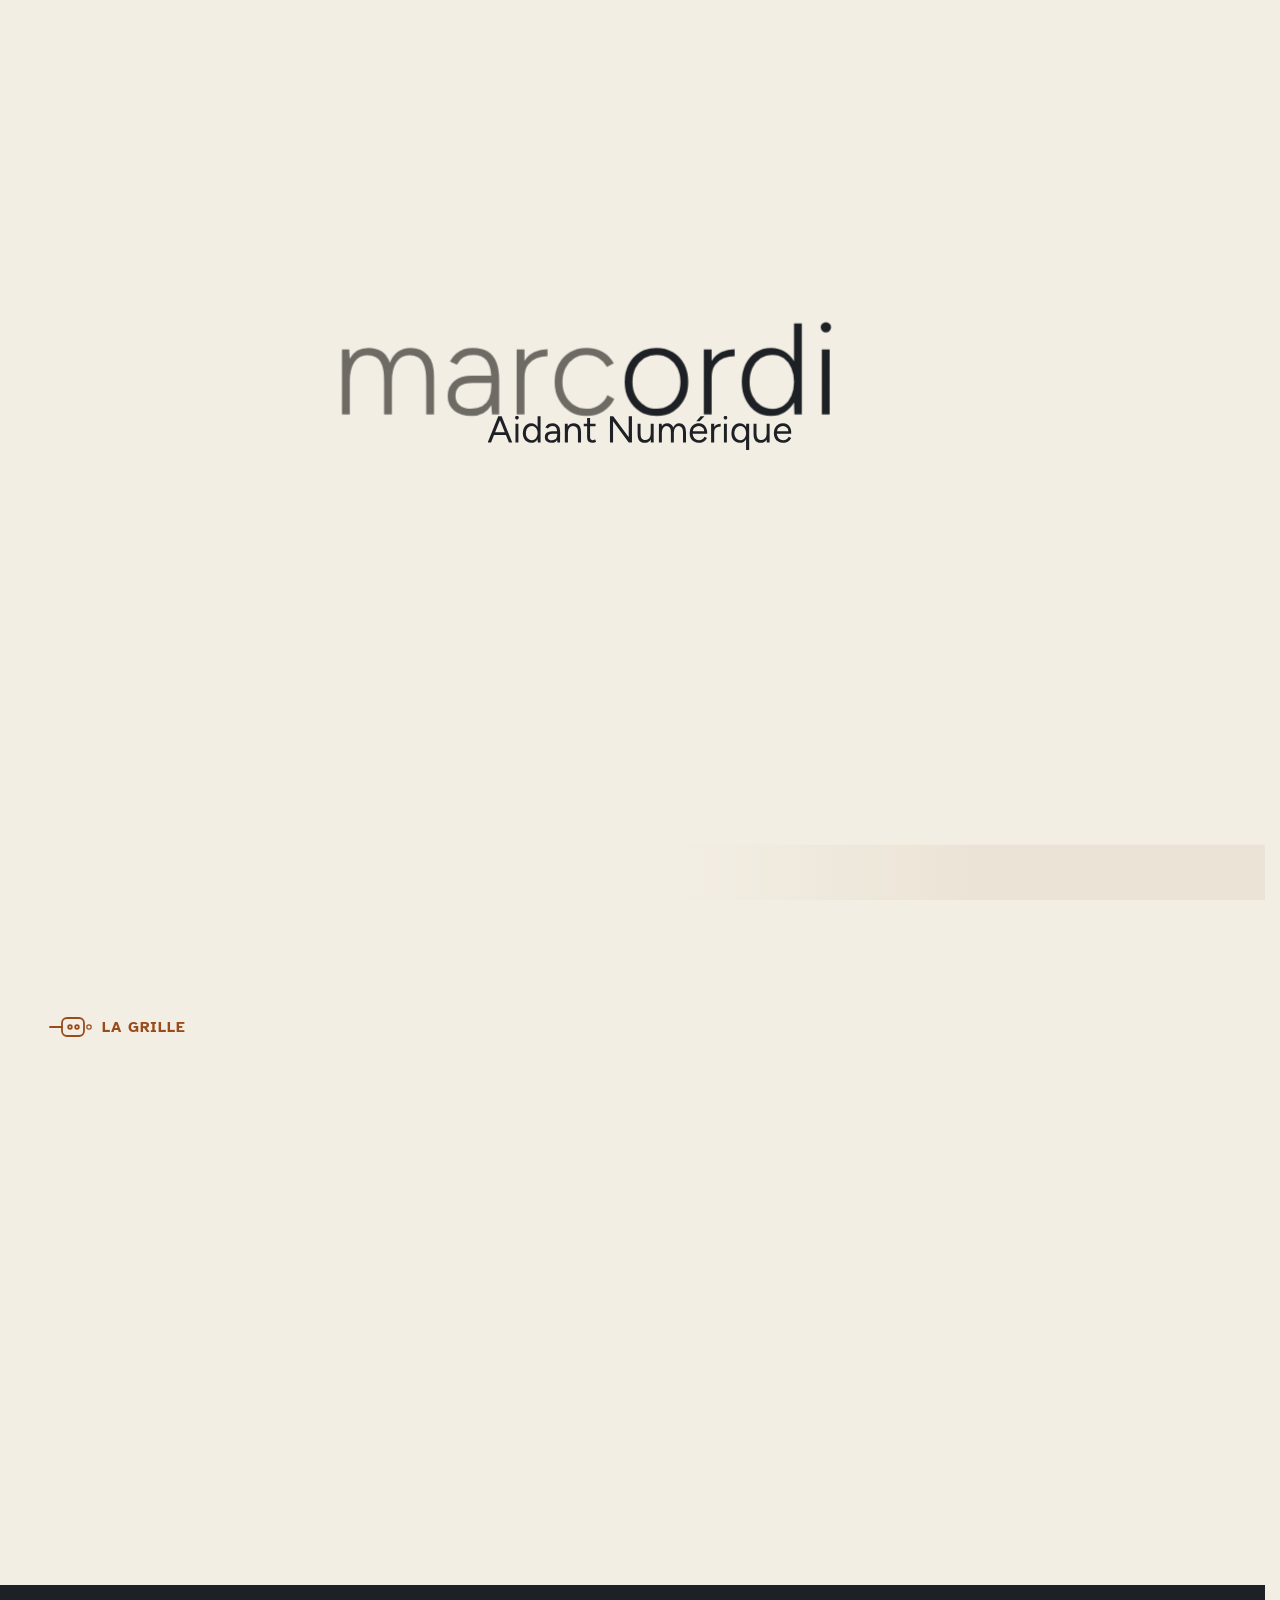
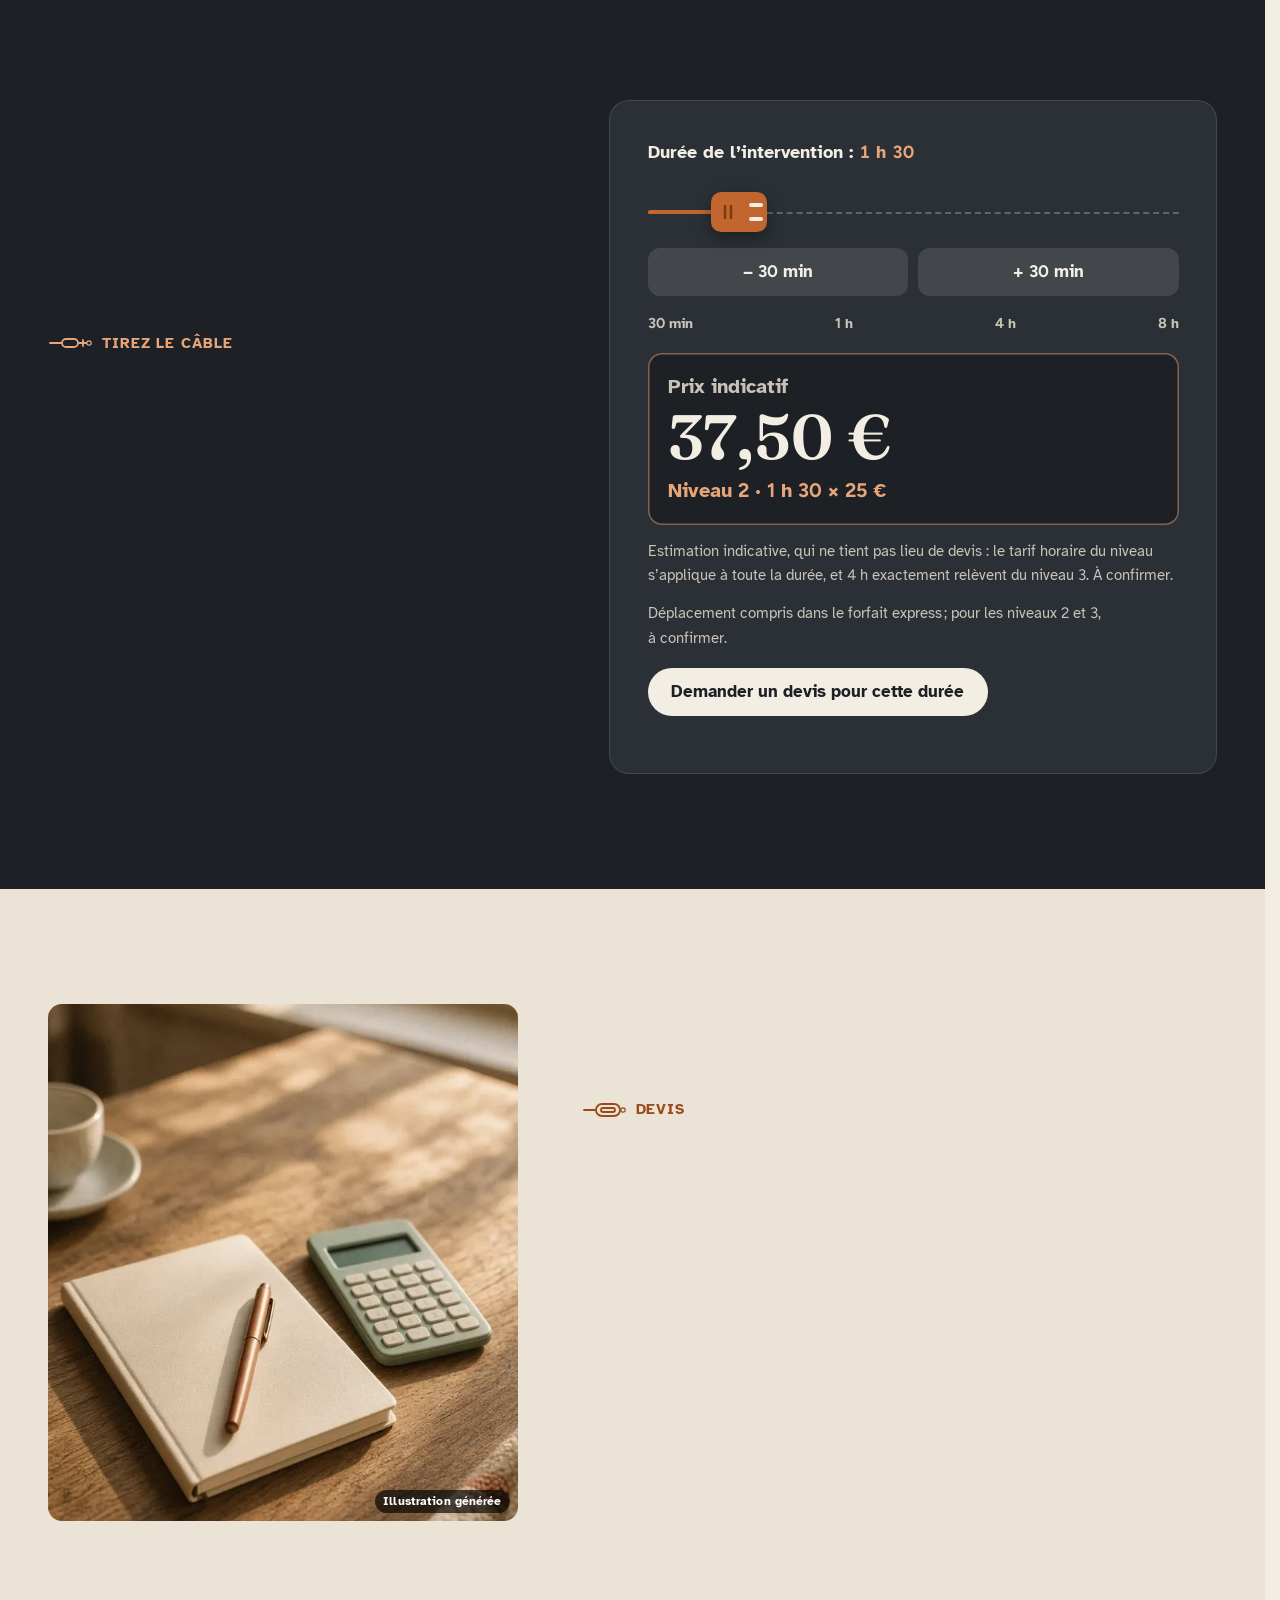
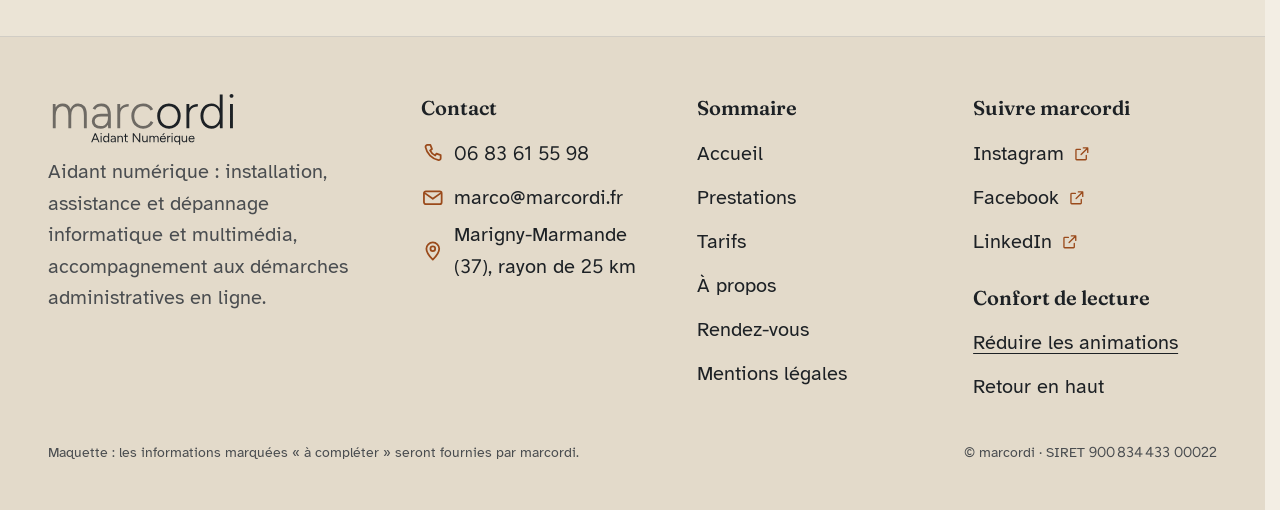
<file: tarifs.html>
<!doctype html>
<html lang="fr" data-v="1" data-gabarit="tarifs" data-page="tarifs" data-curseur>
<head>
<meta charset="utf-8">
<meta name="viewport" content="width=device-width, initial-scale=1, viewport-fit=cover">
<title>Tarifs : marcordi, aidant numérique</title>
<meta name="description" content="Forfait express à 30 € déplacement compris, 25 € de l’heure de 1 h à 4 h, 20 € de l’heure au-delà. Devis gratuit sur demande.">
<meta name="robots" content="noindex, nofollow">
<link rel="canonical" href="https://marcordi-maquette.vercel.app/tarifs">
<style>:root{--fond:#F3EEE4;--texte:#1D2125;--voile-fond:#1D2125;--ouverture-fond:#F3EEE4;--menu-fond:#F3EEE4}:root { --entete-h: 72px; --barres-h: 0px; } html { background: var(--fond); color: var(--texte); scrollbar-gutter: stable; } body { margin: 0; background: var(--fond); } html.js:not(.calme):not(.secours):not([data-arrivee="retour"]) [data-anime] { opacity: 0; } html.js:not(.calme):not(.secours):not([data-arrivee="retour"]) [data-anime].vu { opacity: 1; } [data-voile] { position: fixed; inset: 0; z-index: 900; background: var(--voile-fond); transform: translateY(100%); visibility: hidden; pointer-events: none; } html[data-arrivee="voile"]:not(.voile-leve):not(.calme):not(.secours) [data-voile] { transform: none; visibility: visible; } html.calme [data-voile], html.secours [data-voile] { visibility: hidden !important; } .ouverture-panneau { position: fixed; inset: 0; z-index: 850; display: none; place-content: center; justify-items: center; background: var(--ouverture-fond, var(--voile-fond)); color: var(--fond); text-align: center; } html.js[data-arrivee="intro"]:not(.calme):not(.secours):not(.intro-finie) .ouverture-panneau { display: grid; } html.defilement-bloque, html.defilement-bloque body, html.js[data-arrivee="intro"]:not(.calme):not(.secours):not(.intro-finie), html.js[data-arrivee="intro"]:not(.calme):not(.secours):not(.intro-finie) body, html[data-arrivee="voile"]:not(.voile-leve):not(.calme):not(.secours), html[data-arrivee="voile"]:not(.voile-leve):not(.calme):not(.secours) body { overflow: hidden; } html.js[data-arrivee="intro"]:not(.calme):not(.secours):not(.intro-finie) { background-color: var(--ouverture-fond, var(--voile-fond)); } html[data-arrivee="voile"]:not(.voile-leve):not(.calme):not(.secours) { background-color: var(--voile-fond); }</style>
<script>(function () {
var d = document.documentElement, ss = null, ls = null;
try { ss = window.sessionStorage; ls = window.localStorage; } catch (e) {}
d.classList.add('js');
var calme = false;
try { calme = !!ls && ls.getItem('socle:calme') === 'oui'; } catch (e) {}
if (!calme && window.matchMedia && matchMedia('(prefers-reduced-motion: reduce)').matches) calme = true;
if (calme) d.classList.add('calme');
var nav = performance.getEntriesByType ? performance.getEntriesByType('navigation')[0] : null;
var type = nav ? nav.type : 'navigate';
var depart = null;
try { depart = JSON.parse(ss.getItem('socle:depart') || 'null'); ss.removeItem('socle:depart'); } catch (e) {}
if (depart && !(Date.now() - depart.t < 15000)) depart = null;
var retourSection = false;
try { retourSection = !!ss.getItem('socle:calme-retour'); } catch (e) {}
var mode = type === 'back_forward' || retourSection ? 'retour' : type === 'reload' ? 'intro' : depart ? 'voile' : 'intro';
d.setAttribute('data-arrivee', mode);
if (mode === 'voile' && depart.couleur) d.style.setProperty('--voile-fond', depart.couleur);
if (type === 'reload' && 'scrollRestoration' in history) {
if (!retourSection) history.scrollRestoration = 'manual';
}
try {
var choisie = ls && ls.getItem('socle:langue');
var langue = (d.lang || '').slice(0, 2);
if (choisie && choisie !== langue && type === 'navigate' && !depart) {
var alt = document.querySelector('link[rel="alternate"][hreflang="' + choisie + '"]');
if (alt) location.replace(new URL(alt.href).pathname + location.search + location.hash);
}
} catch (e) {}
setTimeout(function () { if (!d.classList.contains('demarre')) d.classList.add('secours'); }, 2000);
})();</script>
<link rel="preload" href="/assets/fonts/fraunces-600.woff2" as="font" type="font/woff2" crossorigin>
<link rel="preload" href="/assets/fonts/atkinson-400.woff2" as="font" type="font/woff2" crossorigin>
<link rel="stylesheet" href="/assets/css/socle.css?v=1">
<link rel="stylesheet" href="/assets/css/site.css?v=1">
<link rel="modulepreload" href="/assets/js/site.js?v=1">
<link rel="modulepreload" href="/assets/js/socle/index.js?v=1">
<script src="/assets/vendor/gsap.min.js" defer></script>
<script src="/assets/vendor/ScrollTrigger.min.js" defer></script>
<script src="/assets/vendor/SplitText.min.js" defer></script>
<script type="module" src="/assets/js/site.js?v=1"></script>
<meta name="theme-color" content="#F3EEE4">
<link rel="icon" href="/assets/images/favicon.svg" type="image/svg+xml">
<link rel="apple-touch-icon" href="/assets/images/apple-touch-icon.png">
<meta property="og:type" content="website">
<meta property="og:site_name" content="marcordi">
<meta property="og:locale" content="fr_FR">
<meta property="og:title" content="Tarifs : marcordi, aidant numérique">
<meta property="og:description" content="Forfait express à 30 € déplacement compris, 25 € de l’heure de 1 h à 4 h, 20 € de l’heure au-delà. Devis gratuit sur demande.">
<meta property="og:url" content="https://marcordi-maquette.vercel.app/tarifs">
<meta property="og:image" content="https://marcordi-maquette.vercel.app/assets/partage/tarifs-fr.jpg">
<meta property="og:image:width" content="1200">
<meta property="og:image:height" content="630">
<meta property="og:image:alt" content="Tarifs de marcordi : bobine de fil de cuivre">
<meta name="twitter:card" content="summary_large_image">
<script type="application/ld+json">{"@context":"https://schema.org","@type":"LocalBusiness","name":"marcordi","description":"Aidant numérique : installation, assistance et dépannage informatique (Windows et macOS) et multimédia (smartphone, TV, box), accompagnement aux démarches administratives en ligne. Intervention à distance, à domicile ou en tiers-lieu.","url":"https://marcordi-maquette.vercel.app/","telephone":"+33683615598","email":"marco@marcordi.fr","founder":{"@type":"Person","name":"Marco Hubin"},"address":{"@type":"PostalAddress","addressLocality":"Marigny-Marmande","postalCode":"37120","addressRegion":"Indre-et-Loire","addressCountry":"FR"},"areaServed":{"@type":"GeoCircle","geoMidpoint":{"@type":"GeoCoordinates","latitude":46.977,"longitude":0.4811},"geoRadius":"25000"},"knowsLanguage":["fr","en"],"sameAs":["https://www.instagram.com/marcordi.fr/","https://www.facebook.com/marcordi.fr/","https://www.linkedin.com/company/marcordi/"]}</script>
</head>
<body id="haut">
<div data-voile aria-hidden="true"><div class="voile-contenu">
  <svg class="voile-cable" viewBox="0 0 400 40" preserveAspectRatio="none" focusable="false"><path d="M0 20 C 90 20 110 34 170 34 S 250 20 300 20 H 400"/></svg>
  <img src="/assets/images/logo-clair.svg" alt="" width="395" height="112"><span data-voile-libelle>Tarifs</span></div></div>
<div class="ouverture-panneau" data-ouverture data-gouttiere="#F3EEE4" aria-hidden="true">
  <div class="intro-fond"></div>
  <div class="intro-scene"><svg class="intro-svg" viewBox="-152.0 -89.0 694.8 168.2" data-marc-fin="220.5" data-ordi-debut="225" data-mot="-2 -73 394.8 76.2" data-vb="-152.0 -89.0 694.8 168.2" aria-hidden="true" focusable="false">
<path class="intro-cable" d="" fill="none"/>
<g class="intro-marc"><path d="M7.5 0V-50H13.1L13.4 -42.8Q15.7 -46.9 19.4 -49.1Q23 -51.2 27.9 -51.2Q33.8 -51.2 38.1 -48.4Q42.4 -45.5 44.3 -39.6Q46.4 -45.2 50.5 -48.2Q54.5 -51.2 60.3 -51.2Q68.5 -51.2 73.5 -45.6Q78.4 -40 78.3 -28.6V0H72.3V-25.6Q72.3 -33.9 70.5 -38.2Q68.8 -42.5 65.9 -44Q63 -45.6 59.3 -45.6Q53 -45.6 49.5 -40.4Q45.9 -35.1 45.9 -25.7V0H39.9V-25.6Q39.9 -33.9 38.2 -38.2Q36.4 -42.5 33.5 -44Q30.6 -45.6 26.9 -45.6Q20.6 -45.6 17.1 -40.4Q13.5 -35.1 13.5 -25.7V0ZM107.5 1.2Q98.7 1.2 93.8 -2.9Q88.8 -6.9 88.8 -14.1Q88.8 -21.5 93.8 -25.6Q98.7 -29.7 107.5 -29.7H122.3Q121.9 -37.7 118.6 -41.7Q115.3 -45.7 108.5 -45.7Q104 -45.7 101 -43.9Q97.9 -42.1 95.9 -38.3L90.5 -40.7Q92.6 -44.3 95.2 -46.6Q97.9 -48.9 101.2 -50.1Q104.5 -51.2 108.5 -51.2Q115.2 -51.2 119.6 -48.5Q124 -45.8 126.2 -40.4Q128.4 -35 128.4 -26.8V0H122.9L122.4 -7Q120.1 -3.1 116.3 -0.9Q112.5 1.2 107.5 1.2ZM107.1 -4.3Q111.9 -4.3 115.4 -6.2Q118.8 -8.2 120.6 -12Q122.4 -15.8 122.4 -21.4V-24.2H108.3Q101.1 -24.2 98 -21.6Q94.8 -18.9 94.8 -14.1Q94.8 -9.5 98.1 -6.9Q101.3 -4.3 107.1 -4.3ZM141.9 0V-50H147.9V-41.2Q150.8 -45.9 155.6 -48.1Q160.4 -50.2 165.6 -50.2V-44.7Q161.2 -44.7 157.2 -43.2Q153.1 -41.6 150.5 -38Q147.9 -34.3 147.9 -28V0ZM195.7 1.2Q188.5 1.2 183 -2.1Q177.4 -5.5 174.3 -11.4Q171.1 -17.3 171.1 -25Q171.1 -32.7 174.2 -38.6Q177.3 -44.5 182.9 -47.9Q188.4 -51.2 195.5 -51.2Q202.6 -51.2 208.1 -48.1Q213.6 -44.9 216.6 -39.3L211.4 -36.5Q209.1 -40.8 205 -43.2Q200.8 -45.7 195.5 -45.7Q190.1 -45.7 186 -43.1Q181.8 -40.4 179.5 -35.8Q177.1 -31.1 177.1 -25Q177.1 -18.9 179.5 -14.3Q181.9 -9.6 186.1 -7Q190.3 -4.3 195.7 -4.3Q201.1 -4.3 205.3 -7.1Q209.5 -9.8 211.7 -14.7L217 -11.9Q214 -5.8 208.5 -2.3Q202.9 1.2 195.7 1.2Z"/></g>
<g class="intro-ordi"><path d="M249.6 1.2Q242.4 1.2 236.9 -2.1Q231.3 -5.5 228.2 -11.4Q225 -17.3 225 -25Q225 -32.7 228.1 -38.6Q231.2 -44.5 236.8 -47.9Q242.3 -51.2 249.4 -51.2Q256.6 -51.2 262.1 -47.9Q267.7 -44.5 270.8 -38.6Q273.9 -32.7 273.9 -25Q273.9 -17.3 270.8 -11.4Q267.7 -5.5 262.2 -2.1Q256.7 1.2 249.6 1.2ZM249.6 -4.3Q255 -4.3 259.1 -7Q263.2 -9.6 265.5 -14.3Q267.9 -18.9 267.9 -25Q267.9 -31.1 265.5 -35.8Q263.2 -40.4 259 -43.1Q254.8 -45.7 249.4 -45.7Q244 -45.7 239.8 -43.1Q235.7 -40.4 233.3 -35.8Q231 -31.1 231 -25Q231 -18.9 233.4 -14.3Q235.8 -9.6 240 -7Q244.2 -4.3 249.6 -4.3ZM285.9 0V-50H291.9V-41.2Q294.8 -45.9 299.6 -48.1Q304.4 -50.2 309.6 -50.2V-44.7Q305.2 -44.7 301.1 -43.2Q297.1 -41.6 294.5 -38Q291.9 -34.3 291.9 -28V0ZM337.7 1.2Q331.1 1.2 326 -2.1Q320.9 -5.5 318 -11.5Q315.1 -17.4 315.1 -25Q315.1 -32.7 318 -38.6Q320.9 -44.5 326 -47.9Q331.1 -51.2 337.7 -51.2Q343.4 -51.2 347.9 -48.5Q352.5 -45.7 355.3 -40.9V-70H361.3V0H355.6L355.3 -9.1Q352.5 -4.3 347.9 -1.5Q343.4 1.2 337.7 1.2ZM338.9 -4.2Q343.7 -4.2 347.4 -6.8Q351.1 -9.5 353.2 -14.2Q355.3 -18.9 355.3 -24.9V-25Q355.3 -31.1 353.2 -35.8Q351.1 -40.5 347.4 -43.2Q343.7 -45.8 338.8 -45.8Q333.6 -45.8 329.6 -43.2Q325.6 -40.5 323.3 -35.8Q321.1 -31.1 321.1 -25Q321.1 -18.9 323.4 -14.2Q325.7 -9.5 329.7 -6.8Q333.7 -4.2 338.9 -4.2ZM376.7 0V-50H382.7V0ZM379.8 -63Q378.2 -63 377 -64.2Q375.8 -65.4 375.8 -67Q375.8 -68.7 377 -69.8Q378.2 -71 379.8 -71Q381.5 -71 382.6 -69.8Q383.8 -68.7 383.8 -67Q383.8 -65.4 382.6 -64.2Q381.5 -63 379.8 -63Z"/></g>
<g class="intro-prise"><rect x="-12" y="-7" width="13" height="14" rx="3"/><path d="M1 -3.4h6M1 3.4h6" fill="none"/></g>
<g class="intro-etincelle" data-ephemere><path d="M0 -12v-9M9 -9l6 -6M-9 -9l-6 -6M12 0h8M-12 0h-8" fill="none"/></g>
</svg><svg class="intro-tag-svg" viewBox="-152.0 -89.0 694.8 168.2" aria-hidden="true" focusable="false"><g class="intro-tag"><path d="M87.4 29.2 94.9 10.6H97.3L104.8 29.2H102.5L100.3 23.9H91.9L89.8 29.2ZM92.7 21.9H99.5L96.1 13.5ZM107.1 29.2V15.9H109.2V29.2ZM108.2 12.9Q107.6 12.9 107.2 12.5Q106.8 12.1 106.8 11.6Q106.8 11 107.2 10.6Q107.6 10.2 108.2 10.2Q108.7 10.2 109.1 10.6Q109.5 11 109.5 11.6Q109.5 12.1 109.1 12.5Q108.7 12.9 108.2 12.9ZM118.3 29.5Q116.5 29.5 115.2 28.6Q113.8 27.8 113.1 26.2Q112.3 24.6 112.3 22.6Q112.3 20.5 113.1 18.9Q113.8 17.4 115.2 16.5Q116.5 15.6 118.3 15.6Q119.8 15.6 120.9 16.3Q122.1 17 122.8 18.2V10.6H124.9V29.2H122.9L122.8 26.9Q122.1 28.1 120.9 28.8Q119.8 29.5 118.3 29.5ZM118.8 27.6Q120 27.6 120.8 27Q121.7 26.3 122.2 25.2Q122.8 24.1 122.8 22.7V22.5Q122.8 21.1 122.2 19.9Q121.7 18.8 120.8 18.2Q119.9 17.6 118.8 17.6Q117.5 17.6 116.5 18.2Q115.6 18.8 115 20Q114.5 21.1 114.5 22.6Q114.5 24 115 25.2Q115.6 26.3 116.6 26.9Q117.5 27.6 118.8 27.6ZM132.8 29.5Q130.5 29.5 129.2 28.4Q127.9 27.4 127.9 25.5Q127.9 23.4 129.2 22.4Q130.5 21.3 132.9 21.3H136.6Q136.5 19.4 135.7 18.5Q134.9 17.5 133.3 17.5Q132.2 17.5 131.4 18Q130.7 18.4 130.2 19.4L128.3 18.6Q128.8 17.7 129.5 17Q130.2 16.3 131.1 16Q132.1 15.6 133.3 15.6Q135.2 15.6 136.4 16.4Q137.6 17.1 138.2 18.5Q138.8 19.9 138.8 22L138.7 29.2H136.8L136.7 27.4Q136.1 28.4 135.1 29Q134.1 29.5 132.8 29.5ZM132.9 27.7Q134.1 27.7 134.9 27.2Q135.8 26.7 136.2 25.8Q136.7 24.9 136.7 23.6V23.1H133.4Q131.6 23.1 130.8 23.7Q130 24.3 130 25.4Q130 26.5 130.8 27.1Q131.5 27.7 132.9 27.7ZM142.1 29.2V15.9H144.1L144.2 17.9Q144.9 16.8 146 16.2Q147 15.6 148.4 15.6Q150 15.6 151.1 16.3Q152.3 16.9 152.9 18.2Q153.6 19.6 153.6 21.8V29.2H151.4V22.4Q151.4 20.5 151 19.4Q150.5 18.4 149.7 18Q148.9 17.6 147.9 17.6Q146.2 17.6 145.2 18.9Q144.3 20.1 144.3 22.3V29.2ZM161.9 29.5Q160 29.5 158.9 28.5Q157.9 27.5 157.9 25.7V17.8H155.5V15.9H157.9V11.8H160V15.9H163.9V17.8H160V25.5Q160 26.5 160.5 27Q161.1 27.6 162 27.6Q162.4 27.6 162.7 27.5Q163 27.4 163.5 27L164.3 28.7Q163.6 29.2 163 29.3Q162.5 29.5 161.9 29.5ZM174.1 29.2V10.6H176.4L187.4 25.5V10.6H189.7V29.2H187.4L176.3 14.2V29.2ZM198.8 29.5Q197.3 29.5 196.1 28.9Q195 28.3 194.3 26.9Q193.7 25.5 193.7 23.4V15.9H195.8V22.7Q195.8 24.7 196.2 25.7Q196.7 26.8 197.5 27.1Q198.3 27.5 199.3 27.5Q201 27.5 202 26.3Q203 25 203 22.8V15.9H205.1V29.2H203.1L203 27.2Q202.3 28.3 201.3 28.9Q200.2 29.5 198.8 29.5ZM208.8 29.2V15.9H210.8L210.9 17.8Q211.5 16.7 212.4 16.2Q213.4 15.6 214.7 15.6Q216.3 15.6 217.4 16.4Q218.5 17.1 219 18.6Q219.6 17.2 220.6 16.4Q221.7 15.6 223.2 15.6Q225.4 15.6 226.7 17.1Q228 18.6 228 21.6V29.2H225.9V22.4Q225.9 20.5 225.4 19.4Q225 18.4 224.3 18Q223.7 17.6 222.8 17.6Q221.2 17.6 220.3 18.9Q219.4 20.1 219.4 22.3V29.2H217.3V22.4Q217.3 20.5 216.9 19.4Q216.5 18.4 215.8 18Q215.1 17.6 214.2 17.6Q212.7 17.6 211.8 18.9Q210.9 20.1 210.9 22.3V29.2ZM237.1 29.5Q235.2 29.5 233.7 28.6Q232.2 27.7 231.4 26.2Q230.6 24.6 230.6 22.6Q230.6 20.5 231.4 19Q232.2 17.4 233.7 16.5Q235.2 15.6 237.1 15.6Q238.9 15.6 240.3 16.5Q241.6 17.5 242.4 19.1Q243.1 20.7 243.1 23H232.7Q232.8 25.1 234.1 26.4Q235.3 27.6 237.2 27.6Q238.7 27.6 239.6 26.9Q240.6 26.3 241.1 25.2L242.9 26.1Q242.4 27.1 241.6 27.9Q240.8 28.7 239.6 29.1Q238.5 29.5 237.1 29.5ZM232.9 21.2H240.9Q240.8 20.1 240.3 19.2Q239.7 18.4 238.9 18Q238.1 17.5 237.1 17.5Q236.1 17.5 235.1 18Q234.2 18.4 233.6 19.2Q233 20.1 232.9 21.2ZM235.3 14.1 238.4 10.6H241.1L237.7 14.1ZM245.8 29.2V15.9H248V18.3Q248.7 17.1 250 16.5Q251.3 15.9 252.6 15.9V17.9Q251.5 17.9 250.4 18.3Q249.3 18.7 248.6 19.5Q248 20.4 248 21.9V29.2ZM254.9 29.2V15.9H257V29.2ZM256 12.9Q255.5 12.9 255.1 12.5Q254.7 12.1 254.7 11.6Q254.7 11 255.1 10.6Q255.5 10.2 256 10.2Q256.6 10.2 256.9 10.6Q257.3 11 257.3 11.6Q257.3 12.1 256.9 12.5Q256.6 12.9 256 12.9ZM270.6 34.5V27Q269.9 28.2 268.8 28.8Q267.6 29.5 266.2 29.5Q264.4 29.5 263 28.6Q261.7 27.8 260.9 26.2Q260.2 24.6 260.2 22.6Q260.2 20.5 260.9 18.9Q261.7 17.4 263 16.5Q264.4 15.6 266.2 15.6Q267.6 15.6 268.8 16.3Q269.9 17 270.6 18.2L270.7 15.9H272.8V34.5ZM266.6 27.6Q267.8 27.6 268.7 26.9Q269.6 26.3 270.1 25.2Q270.6 24 270.6 22.6Q270.6 21.1 270.1 20Q269.6 18.8 268.7 18.2Q267.8 17.6 266.6 17.6Q265.4 17.6 264.4 18.2Q263.4 18.8 262.9 20Q262.3 21.1 262.3 22.6Q262.3 24 262.9 25.2Q263.4 26.3 264.4 26.9Q265.4 27.6 266.6 27.6ZM281.1 29.5Q279.5 29.5 278.4 28.9Q277.2 28.3 276.6 26.9Q275.9 25.5 275.9 23.4V15.9H278V22.7Q278 24.7 278.5 25.7Q278.9 26.8 279.7 27.1Q280.5 27.5 281.6 27.5Q283.3 27.5 284.2 26.3Q285.2 25 285.2 22.8V15.9H287.3V29.2H285.3L285.2 27.2Q284.6 28.3 283.5 28.9Q282.5 29.5 281.1 29.5ZM296.8 29.5Q294.9 29.5 293.4 28.6Q291.9 27.7 291.1 26.2Q290.3 24.6 290.3 22.6Q290.3 20.5 291.1 19Q291.9 17.4 293.4 16.5Q294.9 15.6 296.8 15.6Q298.6 15.6 300 16.5Q301.3 17.5 302.1 19.1Q302.8 20.7 302.8 23H292.4Q292.6 25.1 293.8 26.4Q295 27.6 297 27.6Q298.4 27.6 299.3 26.9Q300.3 26.3 300.8 25.2L302.6 26.1Q302.1 27.1 301.3 27.9Q300.5 28.7 299.3 29.1Q298.2 29.5 296.8 29.5ZM292.6 21.2H300.6Q300.5 20.1 300 19.2Q299.4 18.4 298.6 18Q297.8 17.5 296.8 17.5Q295.8 17.5 294.8 18Q293.9 18.4 293.3 19.2Q292.7 20.1 292.6 21.2Z"/></g></svg></div>
</div>
<a class="evitement" href="#contenu">Aller au contenu</a>
<header data-entete>
  <div class="entete-rangee">
    <a class="entete-logo" href="/" aria-label="marcordi, aidant numérique : accueil" data-libelle="Accueil">
      <svg class="logo-mot" viewBox="-2.0 -73.0 394.8 76.2" role="img" aria-label="marcordi, aidant numérique : accueil"><path class="logo-marc" d="M7.5 0V-50H13.1L13.4 -42.8Q15.7 -46.9 19.4 -49.1Q23 -51.2 27.9 -51.2Q33.8 -51.2 38.1 -48.4Q42.4 -45.5 44.3 -39.6Q46.4 -45.2 50.5 -48.2Q54.5 -51.2 60.3 -51.2Q68.5 -51.2 73.5 -45.6Q78.4 -40 78.3 -28.6V0H72.3V-25.6Q72.3 -33.9 70.5 -38.2Q68.8 -42.5 65.9 -44Q63 -45.6 59.3 -45.6Q53 -45.6 49.5 -40.4Q45.9 -35.1 45.9 -25.7V0H39.9V-25.6Q39.9 -33.9 38.2 -38.2Q36.4 -42.5 33.5 -44Q30.6 -45.6 26.9 -45.6Q20.6 -45.6 17.1 -40.4Q13.5 -35.1 13.5 -25.7V0ZM107.5 1.2Q98.7 1.2 93.8 -2.9Q88.8 -6.9 88.8 -14.1Q88.8 -21.5 93.8 -25.6Q98.7 -29.7 107.5 -29.7H122.3Q121.9 -37.7 118.6 -41.7Q115.3 -45.7 108.5 -45.7Q104 -45.7 101 -43.9Q97.9 -42.1 95.9 -38.3L90.5 -40.7Q92.6 -44.3 95.2 -46.6Q97.9 -48.9 101.2 -50.1Q104.5 -51.2 108.5 -51.2Q115.2 -51.2 119.6 -48.5Q124 -45.8 126.2 -40.4Q128.4 -35 128.4 -26.8V0H122.9L122.4 -7Q120.1 -3.1 116.3 -0.9Q112.5 1.2 107.5 1.2ZM107.1 -4.3Q111.9 -4.3 115.4 -6.2Q118.8 -8.2 120.6 -12Q122.4 -15.8 122.4 -21.4V-24.2H108.3Q101.1 -24.2 98 -21.6Q94.8 -18.9 94.8 -14.1Q94.8 -9.5 98.1 -6.9Q101.3 -4.3 107.1 -4.3ZM141.9 0V-50H147.9V-41.2Q150.8 -45.9 155.6 -48.1Q160.4 -50.2 165.6 -50.2V-44.7Q161.2 -44.7 157.2 -43.2Q153.1 -41.6 150.5 -38Q147.9 -34.3 147.9 -28V0ZM195.7 1.2Q188.5 1.2 183 -2.1Q177.4 -5.5 174.3 -11.4Q171.1 -17.3 171.1 -25Q171.1 -32.7 174.2 -38.6Q177.3 -44.5 182.9 -47.9Q188.4 -51.2 195.5 -51.2Q202.6 -51.2 208.1 -48.1Q213.6 -44.9 216.6 -39.3L211.4 -36.5Q209.1 -40.8 205 -43.2Q200.8 -45.7 195.5 -45.7Q190.1 -45.7 186 -43.1Q181.8 -40.4 179.5 -35.8Q177.1 -31.1 177.1 -25Q177.1 -18.9 179.5 -14.3Q181.9 -9.6 186.1 -7Q190.3 -4.3 195.7 -4.3Q201.1 -4.3 205.3 -7.1Q209.5 -9.8 211.7 -14.7L217 -11.9Q214 -5.8 208.5 -2.3Q202.9 1.2 195.7 1.2Z"/><path class="logo-ordi" d="M249.6 1.2Q242.4 1.2 236.9 -2.1Q231.3 -5.5 228.2 -11.4Q225 -17.3 225 -25Q225 -32.7 228.1 -38.6Q231.2 -44.5 236.8 -47.9Q242.3 -51.2 249.4 -51.2Q256.6 -51.2 262.1 -47.9Q267.7 -44.5 270.8 -38.6Q273.9 -32.7 273.9 -25Q273.9 -17.3 270.8 -11.4Q267.7 -5.5 262.2 -2.1Q256.7 1.2 249.6 1.2ZM249.6 -4.3Q255 -4.3 259.1 -7Q263.2 -9.6 265.5 -14.3Q267.9 -18.9 267.9 -25Q267.9 -31.1 265.5 -35.8Q263.2 -40.4 259 -43.1Q254.8 -45.7 249.4 -45.7Q244 -45.7 239.8 -43.1Q235.7 -40.4 233.3 -35.8Q231 -31.1 231 -25Q231 -18.9 233.4 -14.3Q235.8 -9.6 240 -7Q244.2 -4.3 249.6 -4.3ZM285.9 0V-50H291.9V-41.2Q294.8 -45.9 299.6 -48.1Q304.4 -50.2 309.6 -50.2V-44.7Q305.2 -44.7 301.1 -43.2Q297.1 -41.6 294.5 -38Q291.9 -34.3 291.9 -28V0ZM337.7 1.2Q331.1 1.2 326 -2.1Q320.9 -5.5 318 -11.5Q315.1 -17.4 315.1 -25Q315.1 -32.7 318 -38.6Q320.9 -44.5 326 -47.9Q331.1 -51.2 337.7 -51.2Q343.4 -51.2 347.9 -48.5Q352.5 -45.7 355.3 -40.9V-70H361.3V0H355.6L355.3 -9.1Q352.5 -4.3 347.9 -1.5Q343.4 1.2 337.7 1.2ZM338.9 -4.2Q343.7 -4.2 347.4 -6.8Q351.1 -9.5 353.2 -14.2Q355.3 -18.9 355.3 -24.9V-25Q355.3 -31.1 353.2 -35.8Q351.1 -40.5 347.4 -43.2Q343.7 -45.8 338.8 -45.8Q333.6 -45.8 329.6 -43.2Q325.6 -40.5 323.3 -35.8Q321.1 -31.1 321.1 -25Q321.1 -18.9 323.4 -14.2Q325.7 -9.5 329.7 -6.8Q333.7 -4.2 338.9 -4.2ZM376.7 0V-50H382.7V0ZM379.8 -63Q378.2 -63 377 -64.2Q375.8 -65.4 375.8 -67Q375.8 -68.7 377 -69.8Q378.2 -71 379.8 -71Q381.5 -71 382.6 -69.8Q383.8 -68.7 383.8 -67Q383.8 -65.4 382.6 -64.2Q381.5 -63 379.8 -63Z"/></svg>
    </a>
    <nav data-nav aria-label="Navigation principale">
      <ul><li><a href="/prestations" data-libelle="Prestations">Prestations</a></li><li><a href="/tarifs" data-libelle="Tarifs" aria-current="page">Tarifs</a></li><li><a href="/a-propos" data-libelle="À propos">À propos</a></li><li><a href="/rendez-vous" data-libelle="Rendez-⁠vous">Rendez-⁠vous</a></li></ul>
    </nav>
    <div class="entete-actions">
      <a class="bouton bouton--appel" href="tel:+33683615598" data-magnetique><svg class="picto" viewBox="0 0 24 24" aria-hidden="true" focusable="false"><g fill="none" stroke="currentColor" stroke-width="1.8" stroke-linecap="round" stroke-linejoin="round"><path d="M6.6 3h3l1.6 4.2-2 1.4a11 11 0 0 0 5.2 5.2l1.4-2 4.2 1.6v3a2 2 0 0 1-2.2 2A17 17 0 0 1 4.6 5.2 2 2 0 0 1 6.6 3z"/></g></svg><span class="appel-court">Appeler</span><span class="appel-long">06 83 61 55 98</span></a>
      <button type="button" data-menu-bouton aria-controls="menu" aria-expanded="false" data-libelle-ouvrir="Menu" data-libelle-fermer="Fermer"><span data-libelle-bouton>Menu</span></button>
    </div>
  </div>
</header>
<div id="menu" data-menu role="dialog" aria-modal="true" aria-label="Menu">
  <div class="menu-grille">
    <ul><li style="--i:0"><a href="/" class="menu-lien" data-libelle="Accueil">Accueil</a></li><li style="--i:1"><a href="/prestations" class="menu-lien" data-libelle="Prestations">Prestations</a></li><li style="--i:2"><a href="/tarifs" class="menu-lien" data-libelle="Tarifs" aria-current="page">Tarifs</a></li><li style="--i:3"><a href="/a-propos" class="menu-lien" data-libelle="À propos">À propos</a></li><li style="--i:4"><a href="/rendez-vous" class="menu-lien" data-libelle="Rendez-⁠vous">Rendez-⁠vous</a></li></ul>
    <div class="menu-contact">
      <p class="menu-titre">Joindre Marco</p>
      <p><a class="bouton" href="tel:+33683615598"><svg class="picto" viewBox="0 0 24 24" aria-hidden="true" focusable="false"><g fill="none" stroke="currentColor" stroke-width="1.8" stroke-linecap="round" stroke-linejoin="round"><path d="M6.6 3h3l1.6 4.2-2 1.4a11 11 0 0 0 5.2 5.2l1.4-2 4.2 1.6v3a2 2 0 0 1-2.2 2A17 17 0 0 1 4.6 5.2 2 2 0 0 1 6.6 3z"/></g></svg><span>06 83 61 55 98</span></a></p>
      <p><a class="lien-fil" href="mailto:marco@marcordi.fr">marco@marcordi.fr</a></p>
      <p>Chez vous dans un rayon de 25 km autour de Marigny-⁠Marmande, ou à distance.</p>
      <p><button type="button" class="lien" data-calme-bascule data-libelle-reduire="Réduire les animations" data-libelle-retablir="Rétablir les animations" data-libelle-systeme="Animations réduites par le réglage de votre appareil"><span data-libelle-bouton>Réduire les animations</span></button></p>
    </div>
  </div>
</div>
<main id="contenu" tabindex="-1">
<svg class="fil" data-fil aria-hidden="true" focusable="false" data-audit-ignorer><path class="fil-fond" d=""/><path class="fil-trace" d=""/><circle class="fil-tete" r="5" cx="-20" cy="-20"/></svg>
<section class="page-tete" id="debut">
  <figure class="media tete-media" data-grok style="--cadrage:72% 55%;--cadrage-mobile:45% 65%">
  <picture><source media="(max-width: 760px) and (orientation: portrait)" srcset="/assets/images/grok/tarifs-ouverture-mobile-640.webp 640w, /assets/images/grok/tarifs-ouverture-mobile-657.webp 657w" sizes="100vw">
    <img src="/assets/images/grok/tarifs-ouverture-1168.webp" srcset="/assets/images/grok/tarifs-ouverture-640.webp 640w, /assets/images/grok/tarifs-ouverture-1168.webp 1168w" sizes="100vw" alt="Bobine de fil de cuivre et câble avec sa prise sur un drap de lin" width="1168" height="657" fetchpriority="high" loading="eager" decoding="sync">
  </picture><figcaption class="mention-ia">Illustration générée</figcaption>
</figure>
  <div class="tete-degrade" aria-hidden="true"></div>
  <div class="tete-texte conteneur">
    <p class="surtitre"><span class="prise" data-prise="chargeur" aria-hidden="true"><svg viewBox="0 0 44 24" focusable="false"><g fill="none" stroke="currentColor" stroke-width="1.8" stroke-linecap="round" stroke-linejoin="round"><rect x="14" y="5" width="18" height="14" rx="4"/><path d="M32 9h6M32 15h6M21 8l-3 5h5l-3 5"/><path d="M2 12h12"/></g><circle class="prise-voyant" cx="41" cy="12" r="2.2"/></svg></span><span>Tarifs</span></p>
    <h1 class="tete-titre"><span class="ligne-masque"><span class="tete-ligne" data-anime="gsap">Des tarifs clairs</span></span></h1>
    <p class="tete-actions" data-anime="gsap">
      <a class="bouton" href="#estimateur" data-action-principale data-magnetique>Estimer le prix</a>
      <a href="/rendez-vous#demande" class="bouton bouton--contour" data-libelle="Rendez-⁠vous">Demander un devis gratuit</a>
    </p>
    <p class="tete-info" data-info-cle data-prix data-anime="gsap">Forfait express : 30 €, déplacement compris, pour moins d’une heure.</p>
    <p class="tete-intro" data-anime="gsap">Ces tarifs sont donnés à titre indicatif et ne tiennent pas lieu de devis. Le devis est gratuit, sur demande.</p>
  </div>
</section>
<section class="grille-tarifs" id="grille">
  <div class="conteneur">
    <p class="surtitre"><span class="prise" data-prise="secteur" aria-hidden="true"><svg viewBox="0 0 44 24" focusable="false"><g fill="none" stroke="currentColor" stroke-width="1.8" stroke-linecap="round" stroke-linejoin="round"><rect x="14" y="3" width="22" height="18" rx="5"/><circle cx="22" cy="12" r="1.8"/><circle cx="29" cy="12" r="1.8"/><path d="M2 12h12"/></g><circle class="prise-voyant" cx="41" cy="12" r="2.2"/></svg></span><span>La grille</span></p>
    <h2 data-anime>Trois niveaux selon la durée</h2>
    <ol class="niveaux" data-visuel>
      <li class="niveau" data-anime style="--l:0.28">
        <p class="niveau-nom">Niveau 1 · Forfait express</p>
        <p class="niveau-duree"><svg class="picto" viewBox="0 0 24 24" aria-hidden="true" focusable="false"><g fill="none" stroke="currentColor" stroke-width="1.8" stroke-linecap="round" stroke-linejoin="round"><circle cx="12" cy="12" r="8.5"/><path d="M12 7.5V12l3 2"/></g></svg><span>Moins d’une heure</span></p>
        <p class="niveau-prix" data-prix><strong>30&nbsp;€</strong> <span>forfait</span></p>
        <p class="niveau-note">Déplacement compris</p>
        <span class="niveau-cable" aria-hidden="true"><span class="cable-fil"></span><span class="prise" data-prise="usb" aria-hidden="true"><svg viewBox="0 0 44 24" focusable="false"><g fill="none" stroke="currentColor" stroke-width="1.8" stroke-linecap="round" stroke-linejoin="round"><rect x="14" y="6" width="24" height="12" rx="6"/><rect x="19" y="10" width="14" height="4" rx="2"/><path d="M2 12h12"/></g><circle class="prise-voyant" cx="41" cy="12" r="2.2"/></svg></span></span>
      </li><li class="niveau" data-anime style="--l:0.62">
        <p class="niveau-nom">Niveau 2</p>
        <p class="niveau-duree"><svg class="picto" viewBox="0 0 24 24" aria-hidden="true" focusable="false"><g fill="none" stroke="currentColor" stroke-width="1.8" stroke-linecap="round" stroke-linejoin="round"><circle cx="12" cy="12" r="8.5"/><path d="M12 7.5V12l3 2"/></g></svg><span>De 1 h à 4 h</span></p>
        <p class="niveau-prix" data-prix><strong>25&nbsp;€</strong> <span>de l’heure</span></p>
        <p class="niveau-note">Tarif horaire</p>
        <span class="niveau-cable" aria-hidden="true"><span class="cable-fil"></span><span class="prise" data-prise="secteur" aria-hidden="true"><svg viewBox="0 0 44 24" focusable="false"><g fill="none" stroke="currentColor" stroke-width="1.8" stroke-linecap="round" stroke-linejoin="round"><rect x="14" y="3" width="22" height="18" rx="5"/><circle cx="22" cy="12" r="1.8"/><circle cx="29" cy="12" r="1.8"/><path d="M2 12h12"/></g><circle class="prise-voyant" cx="41" cy="12" r="2.2"/></svg></span></span>
      </li><li class="niveau" data-anime style="--l:1">
        <p class="niveau-nom">Niveau 3</p>
        <p class="niveau-duree"><svg class="picto" viewBox="0 0 24 24" aria-hidden="true" focusable="false"><g fill="none" stroke="currentColor" stroke-width="1.8" stroke-linecap="round" stroke-linejoin="round"><circle cx="12" cy="12" r="8.5"/><path d="M12 7.5V12l3 2"/></g></svg><span>4 h et plus</span></p>
        <p class="niveau-prix" data-prix><strong>20&nbsp;€</strong> <span>de l’heure</span></p>
        <p class="niveau-note">Tarif horaire, à partir de 4 h</p>
        <span class="niveau-cable" aria-hidden="true"><span class="cable-fil"></span><span class="prise" data-prise="rj45" aria-hidden="true"><svg viewBox="0 0 44 24" focusable="false"><g fill="none" stroke="currentColor" stroke-width="1.8" stroke-linecap="round" stroke-linejoin="round"><rect x="14" y="4" width="22" height="16" rx="2"/><path d="M21 20v-4h8v4M19 8h12"/><path d="M2 12h12"/></g><circle class="prise-voyant" cx="41" cy="12" r="2.2"/></svg></span></span>
      </li>
    </ol>
  </div>
</section>
<section class="estimateur sombre" id="estimateur">
  <div class="conteneur estimateur-grille">
    <div class="estimateur-texte">
      <p class="surtitre"><span class="prise" data-prise="jack" aria-hidden="true"><svg viewBox="0 0 44 24" focusable="false"><g fill="none" stroke="currentColor" stroke-width="1.8" stroke-linecap="round" stroke-linejoin="round"><rect x="14" y="8" width="16" height="8" rx="4"/><path d="M30 12h8M35 9v6"/><path d="M2 12h12"/></g><circle class="prise-voyant" cx="41" cy="12" r="2.2"/></svg></span><span>Tirez le câble</span></p>
      <h2 data-anime>Estimez le prix</h2>
      <p data-anime>Faites glisser la prise, ou utilisez les boutons, pour choisir la durée : le prix indicatif suit.</p>
    </div>
    <div class="estimateur-outil" data-estimateur data-tarifs="[{&quot;niveau&quot;:&quot;Niveau 1&quot;,&quot;prix&quot;:30},{&quot;niveau&quot;:&quot;Niveau 2&quot;,&quot;prix&quot;:25},{&quot;niveau&quot;:&quot;Niveau 3&quot;,&quot;prix&quot;:20}]" data-forfait="forfait, déplacement compris">
      <label class="estimateur-label" for="duree">Durée de l’intervention&nbsp;: <output for="duree" data-duree>1 h 30</output></label>
      <div class="curseur-cable" data-visuel>
        <span class="curseur-cable-fond" aria-hidden="true"></span>
        <span class="curseur-cable-fil" aria-hidden="true" data-cable-fil></span>
        <input type="range" id="duree" name="duree" min="0.5" max="8" step="0.5" value="1.5" aria-valuetext="1 h 30">
      </div>
      <p class="estimateur-pas"><button type="button" data-pas="-0.5" aria-label="Retirer 30 minutes">− 30 min</button><button type="button" data-pas="0.5" aria-label="Ajouter 30 minutes">+ 30 min</button></p>
      <p class="curseur-graduations" aria-hidden="true"><span>30 min</span><span>1 h</span><span>4 h</span><span>8 h</span></p>
      <div class="estimateur-total" data-total="37.5" aria-live="polite">
        <p class="estimateur-total-label">Prix indicatif</p>
        <p class="estimateur-prix" data-prix><span data-total-prix>37,50 €</span></p>
        <p class="estimateur-detail" data-total-detail>Niveau 2 · 1 h 30 × 25 €</p>
      </div>
      <p class="estimateur-note">Estimation indicative, qui ne tient pas lieu de devis : le tarif horaire du niveau s’applique à toute la durée, et 4 h exactement relèvent du niveau 3. À confirmer.</p>
      <p class="estimateur-note">Déplacement compris dans le forfait express ; pour les niveaux 2 et 3, à confirmer.</p>
      <p><a href="/rendez-vous?duree=1.5#demande" class="bouton bouton--clair" data-libelle="Rendez-⁠vous" data-lien-estimation>Demander un devis pour cette durée</a></p>
    </div>
  </div>
</section>
<section class="devis" id="devis">
  <div class="conteneur devis-grille">
    <figure class="media devis-media" data-grok style="--cadrage:45% 55%">
  <picture>
    <img src="/assets/images/grok/tarifs-devis-784.webp" srcset="/assets/images/grok/tarifs-devis-640.webp 640w, /assets/images/grok/tarifs-devis-784.webp 784w" sizes="(max-width: 760px) 100vw, 40vw" alt="Carnet fermé, stylo et petite calculatrice sur une table en bois" width="784" height="980" loading="lazy" decoding="async">
  </picture><figcaption class="mention-ia">Illustration générée</figcaption>
</figure>
    <div>
      <p class="surtitre"><span class="prise" data-prise="usb" aria-hidden="true"><svg viewBox="0 0 44 24" focusable="false"><g fill="none" stroke="currentColor" stroke-width="1.8" stroke-linecap="round" stroke-linejoin="round"><rect x="14" y="6" width="24" height="12" rx="6"/><rect x="19" y="10" width="14" height="4" rx="2"/><path d="M2 12h12"/></g><circle class="prise-voyant" cx="41" cy="12" r="2.2"/></svg></span><span>Devis</span></p>
      <h2 data-anime>Le devis est gratuit</h2>
      <p data-anime>Sur demande : expliquez votre souci par téléphone, par e-mail ou avec le formulaire.</p>
      <p class="a-completer" data-anime>Moyens de paiement : à compléter.</p>
      <p class="devis-actions" data-anime>
        <a href="/rendez-vous#demande" class="bouton" data-libelle="Rendez-⁠vous">Demander un devis gratuit</a>
        <a class="bouton bouton--contour" href="tel:+33683615598"><svg class="picto" viewBox="0 0 24 24" aria-hidden="true" focusable="false"><g fill="none" stroke="currentColor" stroke-width="1.8" stroke-linecap="round" stroke-linejoin="round"><path d="M6.6 3h3l1.6 4.2-2 1.4a11 11 0 0 0 5.2 5.2l1.4-2 4.2 1.6v3a2 2 0 0 1-2.2 2A17 17 0 0 1 4.6 5.2 2 2 0 0 1 6.6 3z"/></g></svg><span>06 83 61 55 98</span></a>
      </p>
    </div>
  </div>
</section>
</main>
<footer class="pied" id="pied">
  <div class="conteneur pied-grille">
    <div class="pied-marque">
      <a class="pied-logo" href="/" data-libelle="Accueil"><img src="/assets/images/logo.svg" alt="marcordi, aidant numérique : accueil" width="395" height="112"></a>
      <p>Aidant numérique : installation, assistance et dépannage informatique et multimédia, accompagnement aux démarches administratives en ligne.</p>
    </div>
    <div>
      <p class="pied-titre">Contact</p>
      <ul>
        <li><a class="lien-fil" href="tel:+33683615598"><svg class="picto" viewBox="0 0 24 24" aria-hidden="true" focusable="false"><g fill="none" stroke="currentColor" stroke-width="1.8" stroke-linecap="round" stroke-linejoin="round"><path d="M6.6 3h3l1.6 4.2-2 1.4a11 11 0 0 0 5.2 5.2l1.4-2 4.2 1.6v3a2 2 0 0 1-2.2 2A17 17 0 0 1 4.6 5.2 2 2 0 0 1 6.6 3z"/></g></svg><span>06 83 61 55 98</span></a></li>
        <li><a class="lien-fil" href="mailto:marco@marcordi.fr"><svg class="picto" viewBox="0 0 24 24" aria-hidden="true" focusable="false"><g fill="none" stroke="currentColor" stroke-width="1.8" stroke-linecap="round" stroke-linejoin="round"><rect x="3" y="5.5" width="18" height="13" rx="2"/><path d="m3.5 7 8.5 6 8.5-6"/></g></svg><span>marco@marcordi.fr</span></a></li>
        <li class="pied-ligne"><svg class="picto" viewBox="0 0 24 24" aria-hidden="true" focusable="false"><g fill="none" stroke="currentColor" stroke-width="1.8" stroke-linecap="round" stroke-linejoin="round"><path d="M12 21s-6.5-6.2-6.5-11A6.5 6.5 0 0 1 18.5 10c0 4.8-6.5 11-6.5 11z"/><circle cx="12" cy="10" r="2.4"/></g></svg><span>Marigny-⁠Marmande (37), rayon de 25 km</span></li>
      </ul>
    </div>
    <nav aria-label="Sommaire">
      <p class="pied-titre">Sommaire</p>
      <ul><li><a href="/" class="lien-fil" data-libelle="Accueil">Accueil</a></li><li><a href="/prestations" class="lien-fil" data-libelle="Prestations">Prestations</a></li><li><a href="/tarifs" class="lien-fil" data-libelle="Tarifs" aria-current="page">Tarifs</a></li><li><a href="/a-propos" class="lien-fil" data-libelle="À propos">À propos</a></li><li><a href="/rendez-vous" class="lien-fil" data-libelle="Rendez-⁠vous">Rendez-⁠vous</a></li><li><a href="/mentions-legales" class="lien-fil" data-libelle="Mentions légales">Mentions légales</a></li></ul>
    </nav>
    <div>
      <p class="pied-titre">Suivre marcordi</p>
      <ul><li><a class="lien-fil" href="https://www.instagram.com/marcordi.fr/" target="_blank" rel="noopener">Instagram<svg class="picto picto--petit" viewBox="0 0 24 24" aria-hidden="true" focusable="false"><g fill="none" stroke="currentColor" stroke-width="1.8" stroke-linecap="round" stroke-linejoin="round"><path d="M14 4h6v6M20 4l-9 9M18 14v5a1 1 0 0 1-1 1H5a1 1 0 0 1-1-1V7a1 1 0 0 1 1-1h5"/></g></svg><span class="visuellement-cache"> (nouvel onglet)</span></a></li><li><a class="lien-fil" href="https://www.facebook.com/marcordi.fr/" target="_blank" rel="noopener">Facebook<svg class="picto picto--petit" viewBox="0 0 24 24" aria-hidden="true" focusable="false"><g fill="none" stroke="currentColor" stroke-width="1.8" stroke-linecap="round" stroke-linejoin="round"><path d="M14 4h6v6M20 4l-9 9M18 14v5a1 1 0 0 1-1 1H5a1 1 0 0 1-1-1V7a1 1 0 0 1 1-1h5"/></g></svg><span class="visuellement-cache"> (nouvel onglet)</span></a></li><li><a class="lien-fil" href="https://www.linkedin.com/company/marcordi/" target="_blank" rel="noopener">LinkedIn<svg class="picto picto--petit" viewBox="0 0 24 24" aria-hidden="true" focusable="false"><g fill="none" stroke="currentColor" stroke-width="1.8" stroke-linecap="round" stroke-linejoin="round"><path d="M14 4h6v6M20 4l-9 9M18 14v5a1 1 0 0 1-1 1H5a1 1 0 0 1-1-1V7a1 1 0 0 1 1-1h5"/></g></svg><span class="visuellement-cache"> (nouvel onglet)</span></a></li></ul>
      <p class="pied-titre pied-titre--second">Confort de lecture</p>
      <ul>
        <li><button type="button" class="lien" data-calme-bascule data-libelle-reduire="Réduire les animations" data-libelle-retablir="Rétablir les animations" data-libelle-systeme="Animations réduites par le réglage de votre appareil"><span data-libelle-bouton>Réduire les animations</span></button></li>
        <li><a class="lien-fil" href="#haut" data-sans-transition>Retour en haut</a></li>
      </ul>
    </div>
  </div>
  <div class="conteneur pied-bas"><p>Maquette : les informations marquées « à compléter » seront fournies par marcordi.</p><p>© marcordi · SIRET 900 834 433 00022</p></div>
</footer>
<div data-barre-fixe>
  <a class="bouton" href="tel:+33683615598"><svg class="picto" viewBox="0 0 24 24" aria-hidden="true" focusable="false"><g fill="none" stroke="currentColor" stroke-width="1.8" stroke-linecap="round" stroke-linejoin="round"><path d="M6.6 3h3l1.6 4.2-2 1.4a11 11 0 0 0 5.2 5.2l1.4-2 4.2 1.6v3a2 2 0 0 1-2.2 2A17 17 0 0 1 4.6 5.2 2 2 0 0 1 6.6 3z"/></g></svg><span>Appeler</span></a>
  <a class="bouton bouton--contour" href="/rendez-vous#demande" data-libelle="Rendez-⁠vous">Rendez-⁠vous</a>
</div>
</body>
</html>
</file>
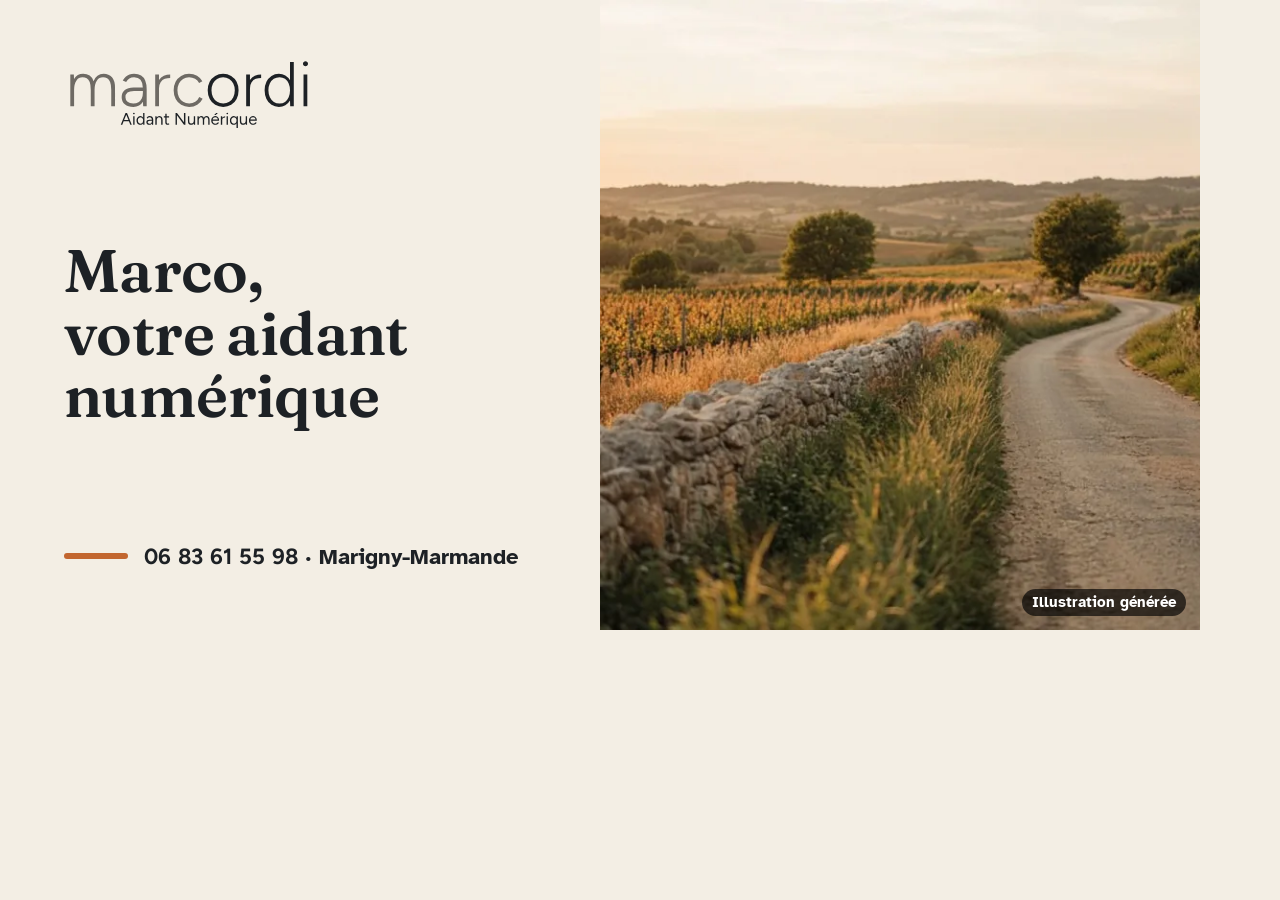
<file: _partage/a-propos-fr.html>
<!doctype html>
<html lang="fr"><head><meta charset="utf-8">
<link rel="stylesheet" href="/assets/css/socle.css"><link rel="stylesheet" href="/assets/css/site.css">
<style>:root{--fond:#F3EEE4;--texte:#1D2125}
html,body{margin:0;width:1200px;height:630px;overflow:hidden;background:var(--fond);color:var(--texte)}
.carte{display:grid;grid-template-columns:600px 600px;width:1200px;height:630px}
.carte-texte{display:flex;flex-direction:column;justify-content:space-between;padding:60px 56px 56px 64px;position:relative}
.carte-texte .logo{width:250px;height:auto}
.carte-titre{font-family:var(--police-titres);font-weight:600;font-size:60px;line-height:1.04;margin:0;text-wrap:balance;letter-spacing:-.01em}
.carte-pied{display:flex;align-items:center;gap:16px;margin:0;font-size:22px;font-weight:700;white-space:nowrap}
.carte-pied span{display:block;width:64px;height:6px;border-radius:3px;background:#C2662F}
.carte-image{background:center/cover no-repeat;position:relative}
.carte-image::after{content:'Illustration générée';position:absolute;right:14px;bottom:14px;padding:4px 10px;border-radius:999px;background:rgba(0,0,0,.66);color:#fff;font:600 15px/1.3 var(--police-texte)}</style>
</head><body>
<div class="carte">
  <div class="carte-texte">
    <img class="logo" src="/assets/images/logo.svg" alt="">
    <p class="carte-titre">Marco, votre aidant numérique</p>
    <p class="carte-pied"><span></span>06 83 61 55 98 · Marigny-Marmande</p>
  </div>
  <div class="carte-image" style="background-image:url('/assets/images/grok/a-propos-ouverture-1168.webp')"></div>
</div>
</body></html>
</file>
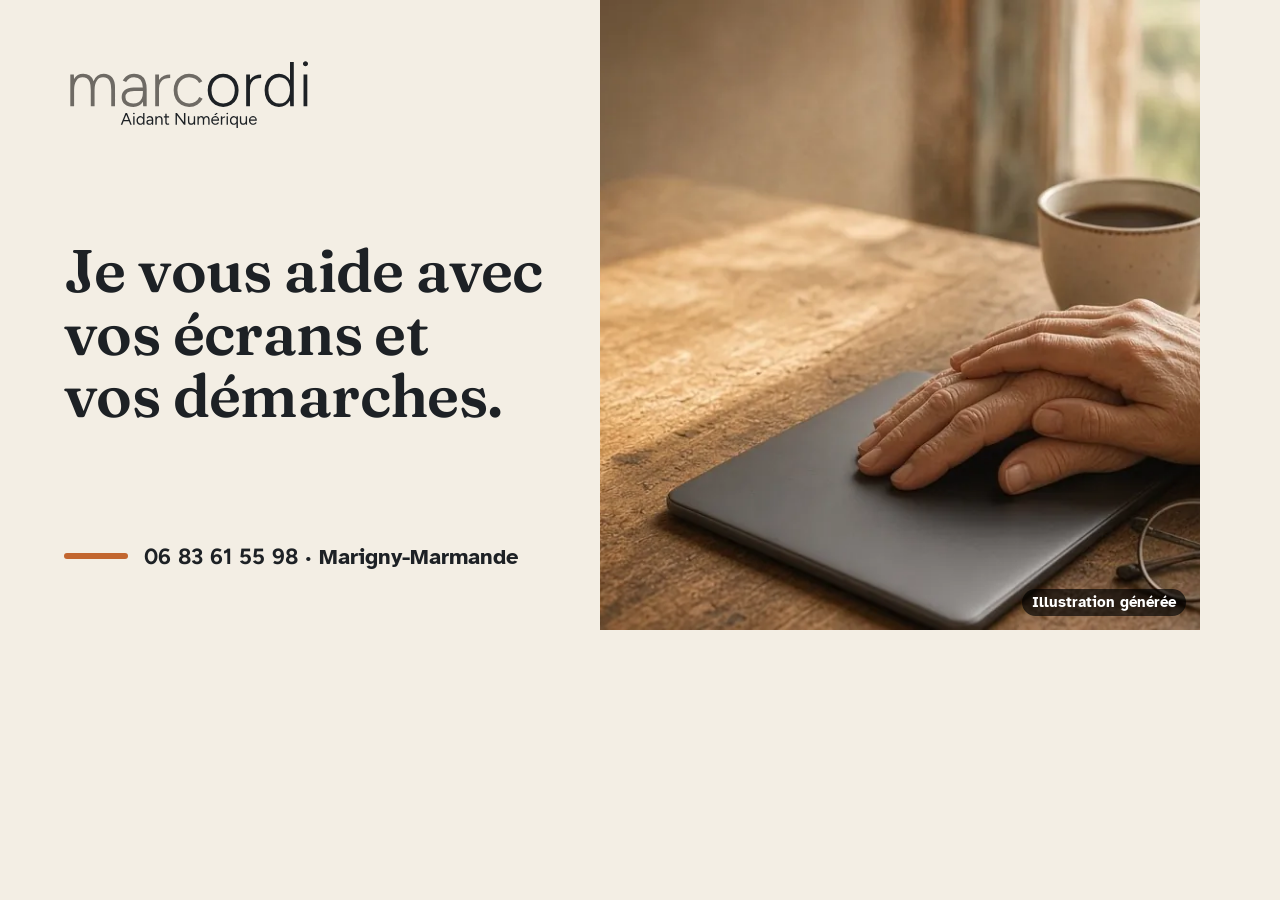
<file: _partage/accueil-fr.html>
<!doctype html>
<html lang="fr"><head><meta charset="utf-8">
<link rel="stylesheet" href="/assets/css/socle.css"><link rel="stylesheet" href="/assets/css/site.css">
<style>:root{--fond:#F3EEE4;--texte:#1D2125}
html,body{margin:0;width:1200px;height:630px;overflow:hidden;background:var(--fond);color:var(--texte)}
.carte{display:grid;grid-template-columns:600px 600px;width:1200px;height:630px}
.carte-texte{display:flex;flex-direction:column;justify-content:space-between;padding:60px 56px 56px 64px;position:relative}
.carte-texte .logo{width:250px;height:auto}
.carte-titre{font-family:var(--police-titres);font-weight:600;font-size:60px;line-height:1.04;margin:0;text-wrap:balance;letter-spacing:-.01em}
.carte-pied{display:flex;align-items:center;gap:16px;margin:0;font-size:22px;font-weight:700;white-space:nowrap}
.carte-pied span{display:block;width:64px;height:6px;border-radius:3px;background:#C2662F}
.carte-image{background:center/cover no-repeat;position:relative}
.carte-image::after{content:'Illustration générée';position:absolute;right:14px;bottom:14px;padding:4px 10px;border-radius:999px;background:rgba(0,0,0,.66);color:#fff;font:600 15px/1.3 var(--police-texte)}</style>
</head><body>
<div class="carte">
  <div class="carte-texte">
    <img class="logo" src="/assets/images/logo.svg" alt="">
    <p class="carte-titre">Je vous aide avec vos écrans et vos démarches.</p>
    <p class="carte-pied"><span></span>06 83 61 55 98 · Marigny-Marmande</p>
  </div>
  <div class="carte-image" style="background-image:url('/assets/images/grok/accueil-ouverture-1168.webp')"></div>
</div>
</body></html>
</file>
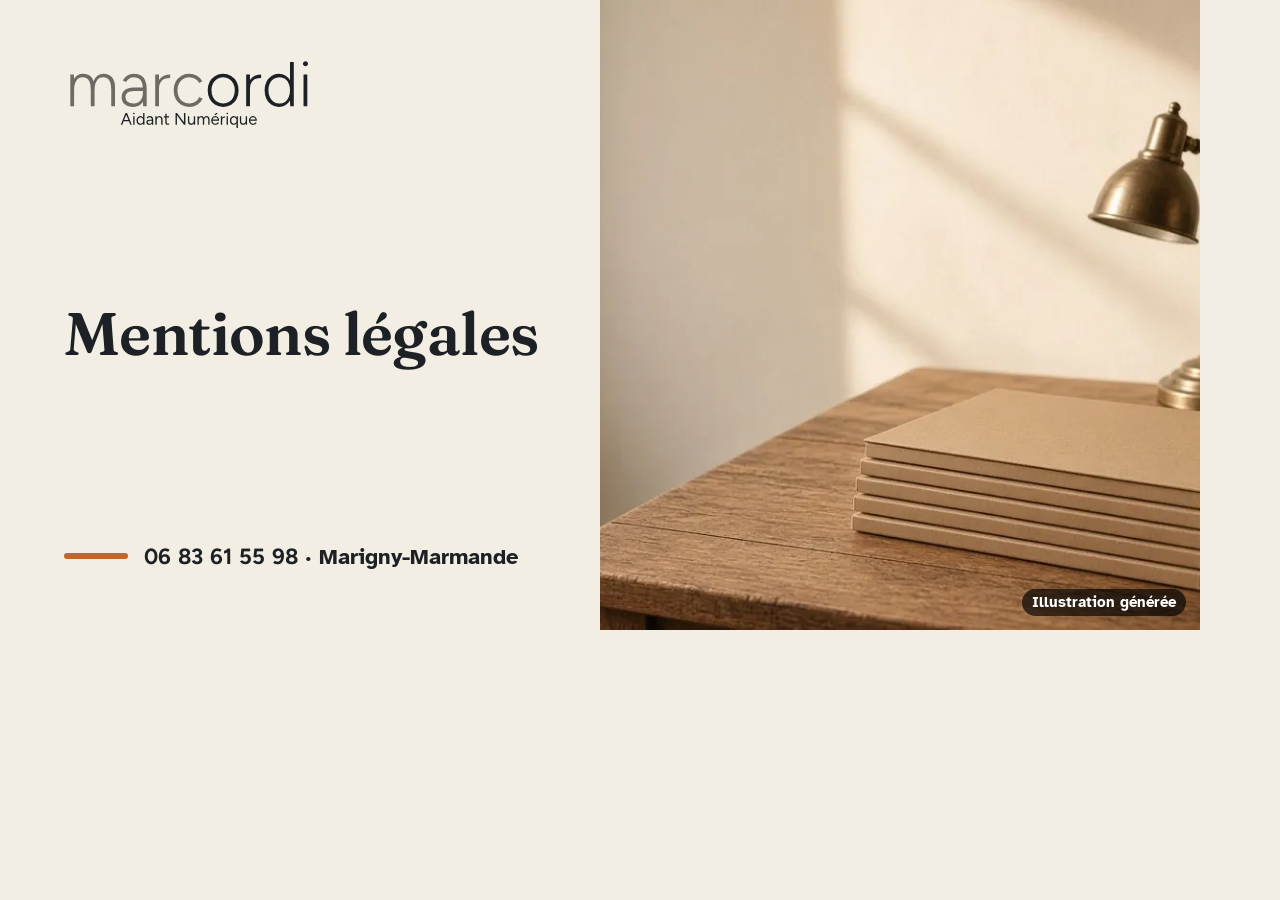
<file: _partage/mentions-legales-fr.html>
<!doctype html>
<html lang="fr"><head><meta charset="utf-8">
<link rel="stylesheet" href="/assets/css/socle.css"><link rel="stylesheet" href="/assets/css/site.css">
<style>:root{--fond:#F3EEE4;--texte:#1D2125}
html,body{margin:0;width:1200px;height:630px;overflow:hidden;background:var(--fond);color:var(--texte)}
.carte{display:grid;grid-template-columns:600px 600px;width:1200px;height:630px}
.carte-texte{display:flex;flex-direction:column;justify-content:space-between;padding:60px 56px 56px 64px;position:relative}
.carte-texte .logo{width:250px;height:auto}
.carte-titre{font-family:var(--police-titres);font-weight:600;font-size:60px;line-height:1.04;margin:0;text-wrap:balance;letter-spacing:-.01em}
.carte-pied{display:flex;align-items:center;gap:16px;margin:0;font-size:22px;font-weight:700;white-space:nowrap}
.carte-pied span{display:block;width:64px;height:6px;border-radius:3px;background:#C2662F}
.carte-image{background:center/cover no-repeat;position:relative}
.carte-image::after{content:'Illustration générée';position:absolute;right:14px;bottom:14px;padding:4px 10px;border-radius:999px;background:rgba(0,0,0,.66);color:#fff;font:600 15px/1.3 var(--police-texte)}</style>
</head><body>
<div class="carte">
  <div class="carte-texte">
    <img class="logo" src="/assets/images/logo.svg" alt="">
    <p class="carte-titre">Mentions légales</p>
    <p class="carte-pied"><span></span>06 83 61 55 98 · Marigny-Marmande</p>
  </div>
  <div class="carte-image" style="background-image:url('/assets/images/grok/mentions-ouverture-1168.webp')"></div>
</div>
</body></html>
</file>
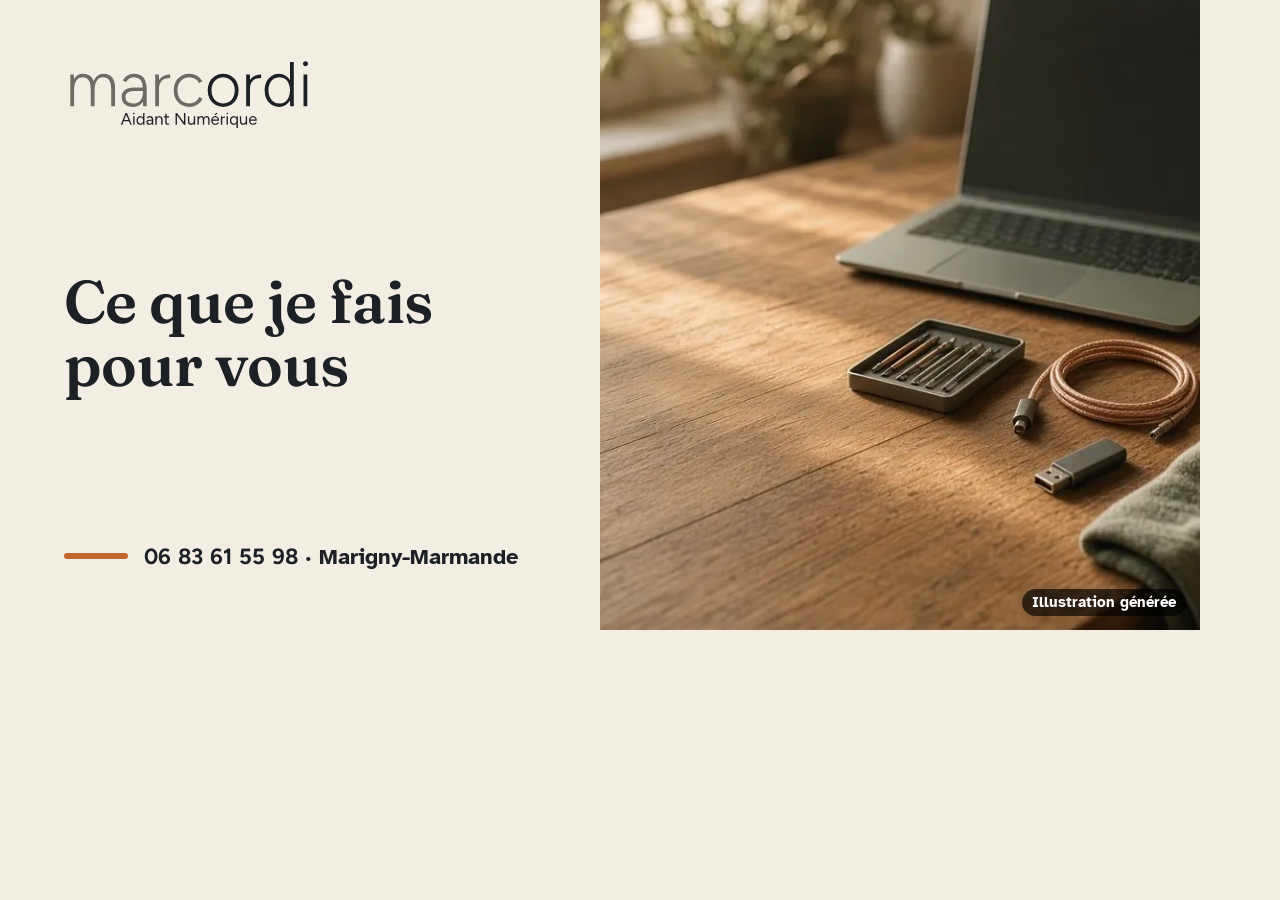
<file: _partage/prestations-fr.html>
<!doctype html>
<html lang="fr"><head><meta charset="utf-8">
<link rel="stylesheet" href="/assets/css/socle.css"><link rel="stylesheet" href="/assets/css/site.css">
<style>:root{--fond:#F3EEE4;--texte:#1D2125}
html,body{margin:0;width:1200px;height:630px;overflow:hidden;background:var(--fond);color:var(--texte)}
.carte{display:grid;grid-template-columns:600px 600px;width:1200px;height:630px}
.carte-texte{display:flex;flex-direction:column;justify-content:space-between;padding:60px 56px 56px 64px;position:relative}
.carte-texte .logo{width:250px;height:auto}
.carte-titre{font-family:var(--police-titres);font-weight:600;font-size:60px;line-height:1.04;margin:0;text-wrap:balance;letter-spacing:-.01em}
.carte-pied{display:flex;align-items:center;gap:16px;margin:0;font-size:22px;font-weight:700;white-space:nowrap}
.carte-pied span{display:block;width:64px;height:6px;border-radius:3px;background:#C2662F}
.carte-image{background:center/cover no-repeat;position:relative}
.carte-image::after{content:'Illustration générée';position:absolute;right:14px;bottom:14px;padding:4px 10px;border-radius:999px;background:rgba(0,0,0,.66);color:#fff;font:600 15px/1.3 var(--police-texte)}</style>
</head><body>
<div class="carte">
  <div class="carte-texte">
    <img class="logo" src="/assets/images/logo.svg" alt="">
    <p class="carte-titre">Ce que je fais pour vous</p>
    <p class="carte-pied"><span></span>06 83 61 55 98 · Marigny-Marmande</p>
  </div>
  <div class="carte-image" style="background-image:url('/assets/images/grok/prestations-ouverture-1168.webp')"></div>
</div>
</body></html>
</file>
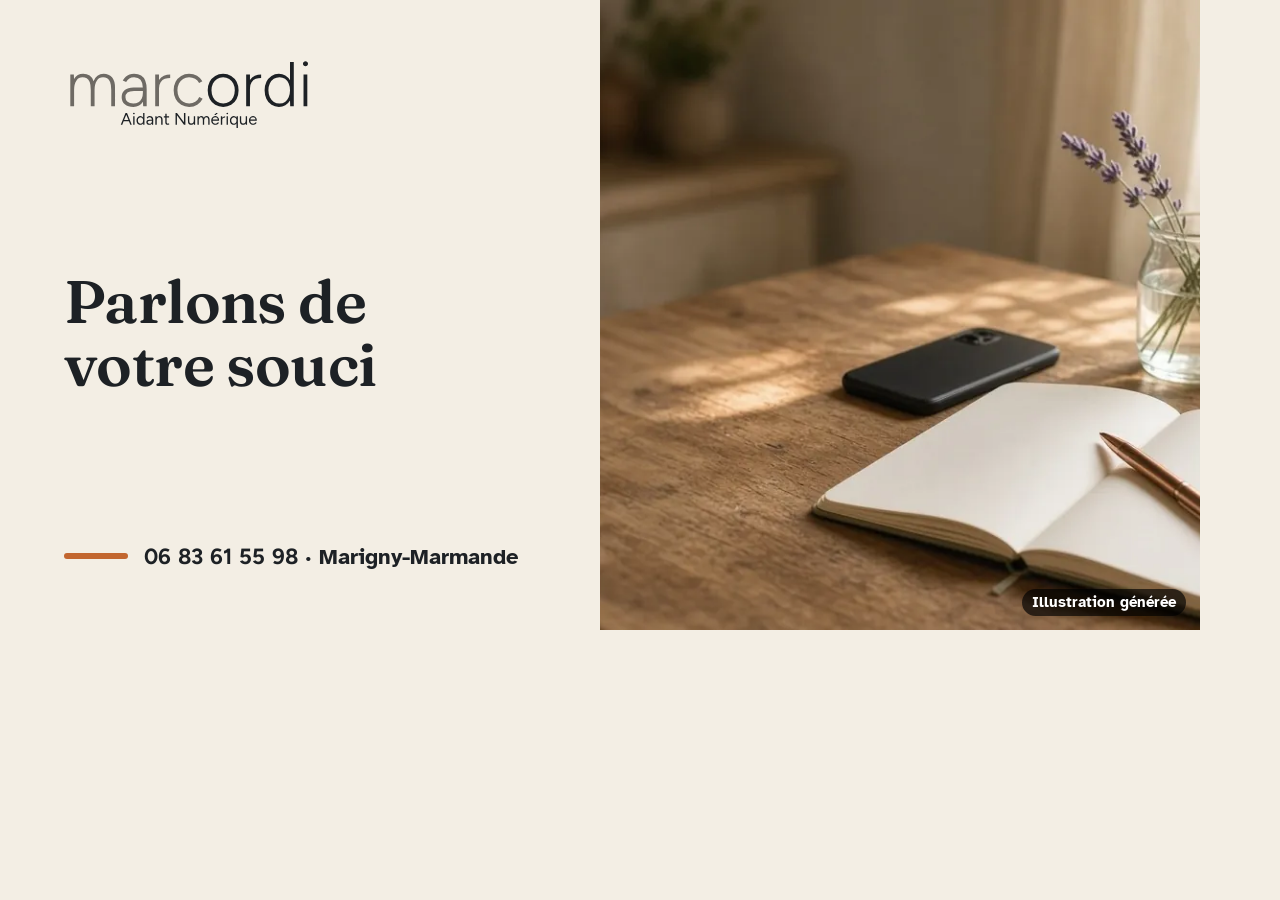
<file: _partage/rendez-vous-fr.html>
<!doctype html>
<html lang="fr"><head><meta charset="utf-8">
<link rel="stylesheet" href="/assets/css/socle.css"><link rel="stylesheet" href="/assets/css/site.css">
<style>:root{--fond:#F3EEE4;--texte:#1D2125}
html,body{margin:0;width:1200px;height:630px;overflow:hidden;background:var(--fond);color:var(--texte)}
.carte{display:grid;grid-template-columns:600px 600px;width:1200px;height:630px}
.carte-texte{display:flex;flex-direction:column;justify-content:space-between;padding:60px 56px 56px 64px;position:relative}
.carte-texte .logo{width:250px;height:auto}
.carte-titre{font-family:var(--police-titres);font-weight:600;font-size:60px;line-height:1.04;margin:0;text-wrap:balance;letter-spacing:-.01em}
.carte-pied{display:flex;align-items:center;gap:16px;margin:0;font-size:22px;font-weight:700;white-space:nowrap}
.carte-pied span{display:block;width:64px;height:6px;border-radius:3px;background:#C2662F}
.carte-image{background:center/cover no-repeat;position:relative}
.carte-image::after{content:'Illustration générée';position:absolute;right:14px;bottom:14px;padding:4px 10px;border-radius:999px;background:rgba(0,0,0,.66);color:#fff;font:600 15px/1.3 var(--police-texte)}</style>
</head><body>
<div class="carte">
  <div class="carte-texte">
    <img class="logo" src="/assets/images/logo.svg" alt="">
    <p class="carte-titre">Parlons de votre souci</p>
    <p class="carte-pied"><span></span>06 83 61 55 98 · Marigny-Marmande</p>
  </div>
  <div class="carte-image" style="background-image:url('/assets/images/grok/rendez-vous-ouverture-1168.webp')"></div>
</div>
</body></html>
</file>
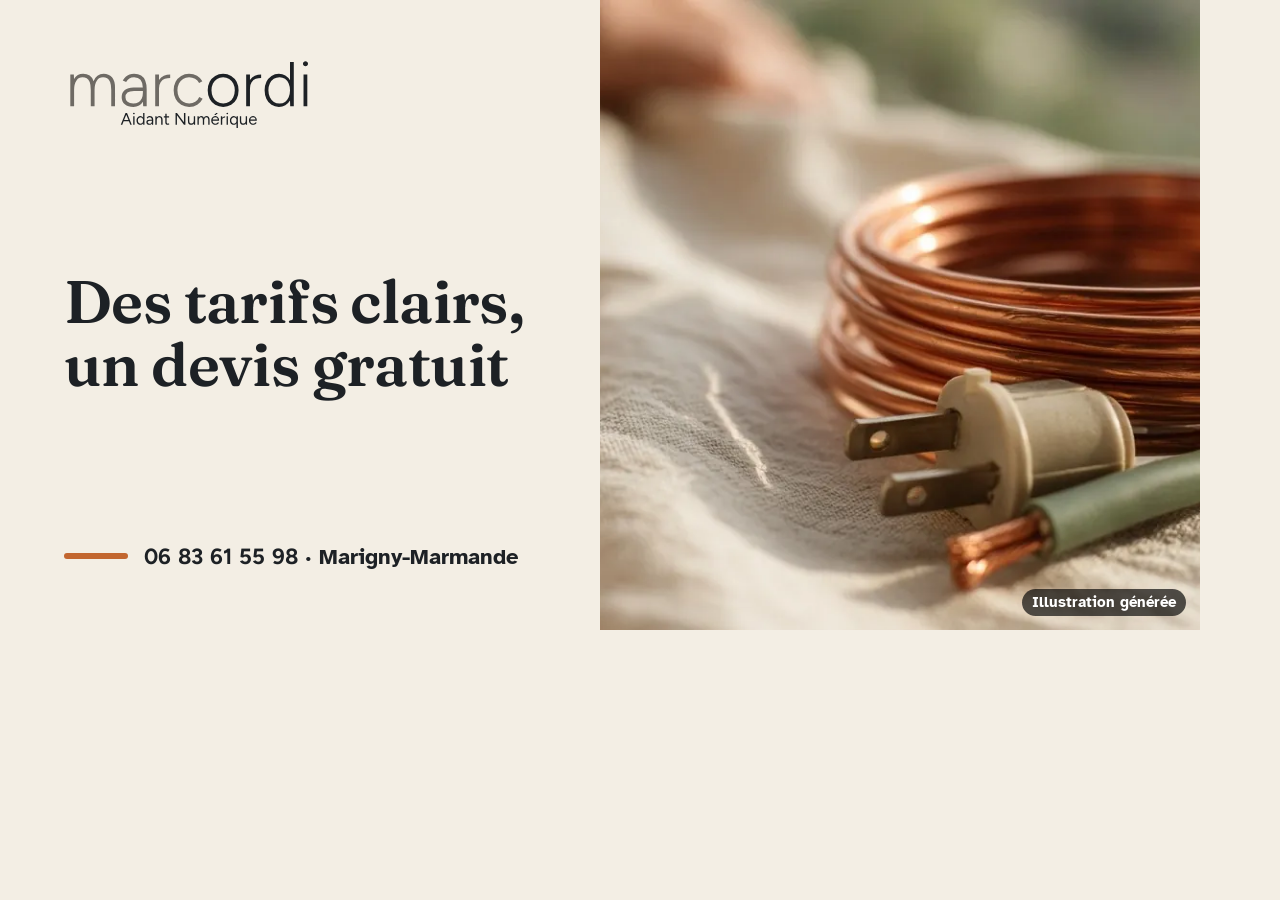
<file: _partage/tarifs-fr.html>
<!doctype html>
<html lang="fr"><head><meta charset="utf-8">
<link rel="stylesheet" href="/assets/css/socle.css"><link rel="stylesheet" href="/assets/css/site.css">
<style>:root{--fond:#F3EEE4;--texte:#1D2125}
html,body{margin:0;width:1200px;height:630px;overflow:hidden;background:var(--fond);color:var(--texte)}
.carte{display:grid;grid-template-columns:600px 600px;width:1200px;height:630px}
.carte-texte{display:flex;flex-direction:column;justify-content:space-between;padding:60px 56px 56px 64px;position:relative}
.carte-texte .logo{width:250px;height:auto}
.carte-titre{font-family:var(--police-titres);font-weight:600;font-size:60px;line-height:1.04;margin:0;text-wrap:balance;letter-spacing:-.01em}
.carte-pied{display:flex;align-items:center;gap:16px;margin:0;font-size:22px;font-weight:700;white-space:nowrap}
.carte-pied span{display:block;width:64px;height:6px;border-radius:3px;background:#C2662F}
.carte-image{background:center/cover no-repeat;position:relative}
.carte-image::after{content:'Illustration générée';position:absolute;right:14px;bottom:14px;padding:4px 10px;border-radius:999px;background:rgba(0,0,0,.66);color:#fff;font:600 15px/1.3 var(--police-texte)}</style>
</head><body>
<div class="carte">
  <div class="carte-texte">
    <img class="logo" src="/assets/images/logo.svg" alt="">
    <p class="carte-titre">Des tarifs clairs, un devis gratuit</p>
    <p class="carte-pied"><span></span>06 83 61 55 98 · Marigny-Marmande</p>
  </div>
  <div class="carte-image" style="background-image:url('/assets/images/grok/tarifs-ouverture-1168.webp')"></div>
</div>
</body></html>
</file>
<file: assets/css/socle.css>
/* Socle : règles communes à toutes les maquettes. Le style du projet va dans site.css.
   Les couleurs et polices du projet se règlent par les variables ci-dessous (redéfinies dans site.css). */
:root {
  --police-titres: Georgia, 'Times New Roman', serif;
  --police-texte: system-ui, -apple-system, 'Segoe UI', Roboto, sans-serif;
  --accent: #b3361f;
  --texte-doux: color-mix(in srgb, var(--texte) 78%, var(--fond));
  --ligne: color-mix(in srgb, var(--texte) 18%, var(--fond));
  --gouttiere: clamp(16px, 4vw, 48px);
  --largeur: 1240px;
  --rayon: 6px;
  --duree: .7s;
  --courbe: cubic-bezier(.22, 1, .36, 1);
}

*, *::before, *::after { box-sizing: border-box; }
html { -webkit-text-size-adjust: 100%; text-size-adjust: 100%; }
body {
  font-family: var(--police-texte); font-size: clamp(1rem, .96rem + .2vw, 1.125rem); line-height: 1.6;
  padding-bottom: var(--barres-h); overflow-x: clip;
}
img, picture, video, canvas, svg { display: block; max-width: 100%; }
img, video { height: auto; }
h1, h2, h3, h4 { font-family: var(--police-titres); line-height: 1.08; margin: 0 0 .5em; text-wrap: balance; font-weight: 600; }
p, li, dd, figcaption { text-wrap: pretty; }
p { margin: 0 0 1em; }
a { color: inherit; }
a[href^="mailto:"] { overflow-wrap: anywhere; }
button, input, select, textarea { font: inherit; color: inherit; }
button { cursor: pointer; }
:where(a, button, input, select, textarea, summary, [tabindex]) { -webkit-tap-highlight-color: transparent; }
:focus { outline: none; }
:focus-visible { outline: 3px solid var(--accent); outline-offset: 3px; border-radius: 2px; }
[id] { scroll-margin-top: calc(var(--entete-h) + 12px); scroll-margin-bottom: calc(var(--barres-h) + 12px); }
[hidden] { display: none !important; }

.visuellement-cache {
  position: absolute !important; width: 1px; height: 1px; padding: 0; margin: -1px;
  overflow: hidden; clip: rect(0 0 0 0); white-space: nowrap; border: 0;
}
.evitement {
  position: fixed; left: 12px; top: 12px; z-index: 1000; padding: 12px 16px; background: var(--texte); color: var(--fond);
  transform: translateY(-160%); text-decoration: none;
}
.evitement:focus-visible { transform: none; }
.conteneur { width: min(100% - 2 * var(--gouttiere), var(--largeur)); margin-inline: auto; }
.chiffres { font-variant-numeric: tabular-nums; }

/* Boutons : zones tactiles d'au moins 44 px. */
.bouton {
  display: inline-flex; align-items: center; justify-content: center; gap: .5em;
  min-height: 48px; min-width: 44px; padding: .7em 1.4em; border-radius: 999px;
  background: var(--accent); color: var(--fond); text-decoration: none; font-weight: 600; border: 0;
  line-height: 1.2; text-align: center;
}
.bouton--contour { background: transparent; color: inherit; box-shadow: inset 0 0 0 2px currentColor; }
.bouton[disabled] { opacity: .55; cursor: not-allowed; }

/* Apparitions : cachées par le style critique jusqu'à .vu, jamais recachées. */
html.js:not(.calme):not(.secours):not([data-arrivee="retour"]) [data-anime]:not([data-anime="gsap"]) {
  transform: translate3d(0, 1.2rem, 0);
  transition: opacity var(--duree) var(--courbe) var(--delai, 0s), transform var(--duree) var(--courbe) var(--delai, 0s);
}
html.js:not(.calme):not(.secours):not([data-arrivee="retour"]) [data-anime]:not([data-anime="gsap"]).vu { transform: none; }
html.sans-transition *, html.sans-transition *::before, html.sans-transition *::after { transition: none !important; }

/* Mode calme : tout est coupé, le contenu reste complet. */
html.calme *, html.calme *::before, html.calme *::after {
  animation-duration: 0s !important; animation-iteration-count: 1 !important; transition: none !important; scroll-behavior: auto !important;
}
html.calme [data-boucle-css] * , html.calme [data-boucle-css] { animation: none !important; }
[data-boucle-css].hors-ecran, [data-boucle-css].hors-ecran *, [data-boucle-css].en-pause, [data-boucle-css].en-pause * { animation-play-state: paused !important; }

/* En-tête : opaque, jamais coupé, se cache en descendant. */
[data-entete] {
  position: fixed; inset: 0 0 auto; z-index: 800; background: var(--fond);
  border-bottom: 1px solid var(--ligne); transition: transform .35s var(--courbe);
}
html.entete-cache [data-entete], html.scene-sans-entete:not(.menu-ouvert) [data-entete] { transform: translateY(-100%); }
.entete-rangee {
  display: flex; align-items: center; gap: clamp(8px, 2vw, 28px);
  min-height: 64px; padding: 8px var(--gouttiere); max-width: calc(var(--largeur) + 2 * var(--gouttiere)); margin-inline: auto;
}
.entete-logo { display: inline-flex; align-items: center; gap: .6em; min-height: 44px; text-decoration: none; font-weight: 700; flex: none; }
.entete-logo img { width: 36px; height: 36px; }
[data-nav] { flex: 1 1 auto; min-width: 0; display: flex; justify-content: flex-end; }
[data-nav] ul { display: flex; gap: clamp(12px, 2vw, 28px); list-style: none; margin: 0; padding: 0; min-width: 0; overflow: hidden; white-space: nowrap; }
[data-nav] a { display: inline-flex; align-items: center; min-height: 44px; text-decoration: none; }
[data-nav] a[aria-current] { text-decoration: underline; text-underline-offset: .35em; text-decoration-thickness: 2px; }
.entete-actions { display: flex; align-items: center; gap: 8px; flex: none; }
.entete-actions .bouton { min-height: 44px; padding-inline: 1.1em; }
.entete-langue { display: inline-flex; align-items: center; justify-content: center; min-width: 44px; min-height: 44px; text-decoration: none; font-weight: 600; text-transform: uppercase; }
[data-menu-bouton] { display: none; min-height: 44px; min-width: 44px; padding: 0 14px; border: 0; border-radius: 999px; background: var(--texte); color: var(--fond); font-weight: 600; }
html:not(.js) [data-nav] ul { flex-wrap: wrap; white-space: normal; }
html.nav-compacte [data-nav] { display: none; }
html.nav-compacte [data-menu-bouton] { display: inline-flex; align-items: center; }
html.nav-compacte .entete-actions { margin-left: auto; }
@media (max-width: 520px) { .entete-actions .bouton { display: none; } }

/* Menu : plein écran, liens qui arrivent l'un après l'autre. */
[data-menu] {
  position: fixed; inset: 0; z-index: 790; background: var(--menu-fond, var(--fond)); overflow-y: auto; overscroll-behavior: contain;
  padding: calc(var(--entete-h) + 24px) var(--gouttiere) calc(32px + var(--barres-h));
  visibility: hidden; opacity: 0; transition: opacity .3s var(--courbe), visibility 0s .3s;
}
html.menu-ouvert [data-menu] { visibility: visible; opacity: 1; transition: opacity .3s var(--courbe); }
html.menu-ouvert [data-entete] { transform: none; }
[data-menu] ul { list-style: none; margin: 0 0 32px; padding: 0; }
[data-menu] li { opacity: 0; transform: translateY(12px); transition: opacity .4s var(--courbe), transform .4s var(--courbe); transition-delay: calc(var(--i, 0) * 50ms + 80ms); }
html.menu-ouvert [data-menu] li { opacity: 1; transform: none; }
[data-menu] .menu-lien { display: flex; align-items: center; min-height: 52px; font-family: var(--police-titres); font-size: clamp(1.6rem, 7vw, 2.6rem); text-decoration: none; }
[data-menu] .menu-lien[aria-current] { color: var(--accent); }

/* Voile de transition (état de départ dans le style critique). */
[data-voile] { display: grid; place-items: center; color: var(--fond); }
.voile-contenu { display: grid; justify-items: center; gap: 12px; text-align: center; padding: var(--gouttiere); }
.voile-contenu img { width: 56px; height: 56px; }
[data-voile-libelle] { font-family: var(--police-titres); font-size: clamp(1.6rem, 5vw, 3rem); }

/* Barre fixe du téléphone : action principale et contact rapide. */
[data-barre-fixe] {
  position: fixed; inset: auto 0 0; z-index: 780; display: none; gap: 8px;
  padding: 8px var(--gouttiere) calc(8px + env(safe-area-inset-bottom)); background: var(--fond); border-top: 1px solid var(--ligne);
  transition: transform .3s var(--courbe);
}
[data-barre-fixe] .bouton { flex: 1; min-height: 48px; }
[data-barre-fixe].barre-masquee { transform: translateY(110%); }
@media (max-width: 760px) { [data-barre-fixe] { display: flex; } }

/* Écrans plein cadre et sections épinglées : tout tient dans la partie visible. */
.ecran {
  min-height: 100vh; min-height: 100svh; display: flex; flex-direction: column;
  padding-top: calc(var(--entete-h) + 16px); padding-bottom: calc(var(--barres-h) + 16px);
}
.ecran.epingle { height: 100vh; height: 100svh; min-height: 0; }
.ecran .piste { flex: 1 1 auto; min-height: 0; max-height: 820px; }

/* Médias : cadrage réglé par --cadrage (object-position), mention des illustrations générées. */
.media { position: relative; margin: 0; overflow: hidden; border-radius: var(--rayon); background: color-mix(in srgb, var(--texte) 8%, var(--fond)); } /* jamais de case vide pendant le chargement */
.media picture { display: block; width: 100%; height: 100%; }
.media img, .media video { width: 100%; height: 100%; object-fit: cover; object-position: var(--cadrage, 50% 50%); }
@media (max-width: 760px) { .media img, .media video { object-position: var(--cadrage-mobile, var(--cadrage, 50% 50%)); } }
.mention-ia {
  position: absolute; right: 8px; bottom: 8px; z-index: 2; padding: 3px 8px; border-radius: 999px;
  background: rgba(0, 0, 0, .66); color: #fff; font: 600 12px/1.4 var(--police-texte); letter-spacing: .01em; pointer-events: none;
}

/* Formulaires. */
.champ { display: grid; gap: 6px; margin-bottom: 18px; }
.champ label { font-weight: 600; }
.champ input, .champ select, .champ textarea {
  min-height: 48px; padding: 10px 12px; border: 1px solid color-mix(in srgb, var(--texte) 45%, var(--fond)); border-radius: var(--rayon); background: var(--fond);
}
.champ [aria-invalid="true"] { border-color: #b00020; }
.champ-erreur { margin: 0; color: #b00020; font-size: .95rem; }
.mention-donnees { font-size: .9rem; color: var(--texte-doux); }
[data-message-envoi] { padding: 12px 16px; border-radius: var(--rayon); background: color-mix(in srgb, var(--accent) 12%, var(--fond)); }

/* Barre de lecture des pages longues. */
[data-barre-lecture] { position: fixed; left: 0; right: 0; top: var(--entete-h); height: 3px; z-index: 805; background: var(--accent); transform: scaleX(0); transform-origin: 0 50%; }
html.entete-cache [data-barre-lecture] { top: 0; }

/* Curseur personnalisé (souris uniquement, activé par data-curseur sur html). */
.curseur {
  position: fixed; left: -8px; top: -8px; z-index: 1001; width: 16px; height: 16px; border-radius: 50%;
  border: 2px solid var(--accent); pointer-events: none; opacity: 0; transition: opacity .2s, width .2s, height .2s, left .2s, top .2s;
}
html.curseur-actif .curseur { opacity: 1; }
.curseur.curseur-lien { width: 40px; height: 40px; left: -20px; top: -20px; }
.curseur.curseur-cache { opacity: 0 !important; }

/* Pied de page. */
.pied { padding: 56px 0 32px; border-top: 1px solid var(--ligne); }
.pied-grille { display: grid; gap: 32px; grid-template-columns: repeat(auto-fit, minmax(200px, 1fr)); }
.pied ul { list-style: none; margin: 0; padding: 0; }
.pied a, .pied button.lien { display: inline-flex; align-items: center; min-height: 44px; }
button.lien { background: none; border: 0; padding: 0; text-decoration: underline; text-underline-offset: .2em; }
.pied-bas { display: flex; flex-wrap: wrap; justify-content: space-between; gap: 12px; margin-top: 32px; font-size: .9rem; color: var(--texte-doux); }
</file>
<file: assets/css/site.css>
/* marcordi, direction « Le fil » : papier crème, encre, fil de cuivre.
   Le socle (socle.css) donne les règles communes ; ce fichier ne contient que ce qui est propre au client. */

/* Polices hébergées avec le site (latin), et polices de secours ajustées pour que le texte ne saute pas. */
@font-face { font-family: 'Fraunces'; src: url('/assets/fonts/fraunces-400.woff2') format('woff2'); font-weight: 400; font-style: normal; font-display: swap; ascent-override: 90%; descent-override: 24%; line-gap-override: 0%; }
@font-face { font-family: 'Fraunces'; src: url('/assets/fonts/fraunces-600.woff2') format('woff2'); font-weight: 600; font-style: normal; font-display: swap; ascent-override: 90%; descent-override: 24%; line-gap-override: 0%; }
@font-face { font-family: 'Fraunces'; src: url('/assets/fonts/fraunces-400-italique.woff2') format('woff2'); font-weight: 400; font-style: italic; font-display: swap; ascent-override: 90%; descent-override: 24%; line-gap-override: 0%; }
@font-face { font-family: 'Atkinson Hyperlegible'; src: url('/assets/fonts/atkinson-400.woff2') format('woff2'); font-weight: 400; font-style: normal; font-display: swap; }
@font-face { font-family: 'Atkinson Hyperlegible'; src: url('/assets/fonts/atkinson-700.woff2') format('woff2'); font-weight: 700; font-style: normal; font-display: swap; }
/* Chiffres : ceux d'Atkinson Hyperlegible ont un zéro barré, déroutant dans un numéro de téléphone ; Figtree les remplace. */
@font-face { font-family: 'Chiffres'; src: url('/assets/fonts/chiffres-400.woff2') format('woff2'); font-weight: 400; font-display: swap; unicode-range: U+0030-0039; }
@font-face { font-family: 'Chiffres'; src: url('/assets/fonts/chiffres-700.woff2') format('woff2'); font-weight: 700; font-display: swap; unicode-range: U+0030-0039; }
@font-face { font-family: 'Fraunces secours'; src: local('Georgia'), local('Times New Roman'), local('Liberation Serif'); size-adjust: 112%; ascent-override: 80%; descent-override: 21.5%; line-gap-override: 0%; }
@font-face { font-family: 'Atkinson secours'; src: local('Arial'), local('Helvetica'), local('Liberation Sans'); size-adjust: 101%; ascent-override: 94%; descent-override: 29%; line-gap-override: 0%; }

:root {
  --police-titres: 'Fraunces', 'Fraunces secours', Georgia, 'Times New Roman', serif;
  --police-texte: 'Chiffres', 'Atkinson Hyperlegible', 'Atkinson secours', Arial, sans-serif;
  --creme: #F3EEE4; --creme-2: #EBE4D6; --papier: #FBF8F2;
  --encre: #1D2125; --encre-2: #2A3036;
  --cuivre: #C2662F; --cuivre-texte: #9A4A1B; --cuivre-fonce: #7E3A13; --cuivre-clair: #E9A57A;
  --vert: #2E6B4E; --vert-clair: #7FC29B;
  --gris-logo: #6E6A64;
  --accent: var(--cuivre-texte);
  --ligne: color-mix(in srgb, var(--encre) 16%, var(--creme));
  --texte-doux: #4A4D50;
  --rayon: 14px;
  --largeur: 1240px;
  --ombre: 0 1px 2px rgba(29, 33, 37, .06), 0 10px 30px -12px rgba(29, 33, 37, .22);
  --espace: clamp(72px, 9vw, 136px);
}

body { font-size: clamp(1.125rem, 1.07rem + .2vw, 1.25rem); line-height: 1.6; background: var(--fond); color: var(--texte); }
main { position: relative; }
h1, h2, h3 { font-weight: 600; letter-spacing: -.012em; }
h2 { font-size: clamp(2.1rem, 1.45rem + 2.6vw, 3.8rem); line-height: 1.04; max-width: 20ch; }
h3 { font-size: clamp(1.3rem, 1.15rem + .6vw, 1.7rem); line-height: 1.15; }
p { max-width: 62ch; }
::selection { background: var(--cuivre); color: var(--creme); }
.picto { width: 1.2em; height: 1.2em; flex: none; }
.picto--petit { width: .9em; height: .9em; }
.a-completer { font-style: italic; color: var(--texte-doux); }

/* Sections. */
.souci, .familles, .facons, .zone, .tarifs-apercu, .faq, .fin, .catalogue, .services, .grille-tarifs,
.estimateur, .devis, .demarche, .fiche, .demande, .coordonnees { padding-block: var(--espace); position: relative; }
.familles, .zone, .services, .devis, .coordonnees { background: var(--creme-2); }
.sombre { background: var(--encre); color: var(--creme); --texte-doux: #C9C2B7; --ligne: rgba(243, 238, 228, .18); }
.sombre .surtitre { color: var(--cuivre-clair); }
.sombre a:not(.bouton) { color: var(--creme); }
.sombre :focus-visible { outline-color: var(--cuivre-clair); }

/* Surtitre et connecteur : point d'accroche du fil. */
.surtitre { display: flex; align-items: center; gap: .65em; margin: 0 0 1.1rem; font-weight: 700; font-size: .95rem; letter-spacing: .06em; text-transform: uppercase; color: var(--cuivre-texte); }
.prise { position: relative; display: inline-flex; flex: none; width: 44px; height: 24px; color: currentColor; }
.prise svg { width: 100%; height: 100%; overflow: visible; }
.prise-voyant { fill: transparent; stroke: currentColor; stroke-width: 1.2; transition: fill .3s var(--courbe); }
.prise.branche .prise-voyant, html.calme .prise-voyant, html:not(.js) .prise-voyant { fill: var(--vert-clair); stroke: var(--vert); }
.prise::after { content: ''; position: absolute; left: -4px; top: 50%; width: 12px; height: 12px; margin-top: -6px; border-radius: 50%;
  background: radial-gradient(circle, #FFE3C7 0 25%, rgba(233, 165, 122, .7) 45%, rgba(233, 165, 122, 0) 70%); opacity: 0; transform: scale(.4); pointer-events: none; }
.prise.etincelle::after { animation: etincelle .7s var(--courbe) 1; }
@keyframes etincelle { 0% { opacity: 0; transform: scale(.4); } 30% { opacity: 1; transform: scale(1.6); } 100% { opacity: 0; transform: scale(2.4); } }

/* Boutons. */
.bouton { background: var(--cuivre-texte); color: var(--creme); gap: .55em; font-size: 1.05rem; transition: background-color .25s var(--courbe), color .25s var(--courbe), box-shadow .25s var(--courbe); }
.bouton:hover { background: var(--cuivre-fonce); }
.bouton .picto { width: 1.15em; height: 1.15em; }
.bouton--contour { background: transparent; color: var(--encre); box-shadow: inset 0 0 0 2px currentColor; }
.bouton--contour:hover { background: color-mix(in srgb, var(--encre) 8%, transparent); }
.sombre .bouton--contour { color: var(--creme); }
.sombre .bouton--contour:hover { background: rgba(243, 238, 228, .1); }
.bouton--clair { background: var(--creme); color: var(--encre); }
.bouton--clair:hover { background: #fff; }
.lien-fil { display: inline-flex; align-items: center; gap: .45em; min-height: 44px; text-decoration: none; background: linear-gradient(currentColor, currentColor) 0 calc(100% - 8px) / 0 2px no-repeat; transition: background-size .35s var(--courbe); }
.lien-fil:hover, .lien-fil:focus-visible { background-size: 100% 2px; }
.lien-fort { font-weight: 700; color: var(--cuivre-texte); }
.sombre .lien-fort { color: var(--cuivre-clair); }
.etiquette { align-self: flex-start; display: inline-block; margin: 0 0 .6rem; padding: .15em .7em; border-radius: 999px; background: color-mix(in srgb, var(--cuivre) 14%, var(--papier)); color: var(--cuivre-fonce); font-size: .85rem; font-weight: 700; letter-spacing: .02em; }
.puce { display: inline-flex; align-items: center; gap: .5em; min-height: 46px; padding: .45em 1.05em; border-radius: 999px; border: 1.5px solid color-mix(in srgb, var(--encre) 32%, transparent);
  background: var(--papier); color: var(--encre); font-weight: 700; text-align: left; line-height: 1.25; transition: background-color .25s var(--courbe), color .25s var(--courbe), border-color .25s var(--courbe); }
.puce:hover { border-color: var(--encre); }
.puce[aria-checked="true"], .puce[aria-pressed="true"] { background: var(--encre); color: var(--creme); border-color: var(--encre); }
.puce-compte { display: inline-grid; place-items: center; min-width: 1.6em; height: 1.6em; border-radius: 999px; background: color-mix(in srgb, currentColor 16%, transparent); font-size: .85rem; }

/* En-tête : logo vectoriel, liens, bouton d'appel (numéro en clair sur grand écran). */
[data-entete] { background: var(--creme); }
.entete-logo .logo-mot { width: clamp(116px, 10vw, 148px); height: auto; overflow: visible; }
.logo-marc { fill: var(--gris-logo); } .logo-ordi { fill: var(--encre); }
[data-nav] a { font-weight: 700; font-size: 1.02rem; text-decoration: none; background: linear-gradient(var(--cuivre), var(--cuivre)) 0 calc(100% - 6px) / 0 2px no-repeat; transition: background-size .35s var(--courbe); }
[data-nav] a:hover { background-size: 100% 2px; }
[data-nav] a[aria-current] { text-decoration: none; background-size: 100% 3px; }
.bouton--appel .appel-long { display: none; }
@media (min-width: 1180px) { .bouton--appel .appel-court { display: none; } .bouton--appel .appel-long { display: inline; font-variant-numeric: tabular-nums; } }
[data-menu-bouton] { background: var(--encre); color: var(--creme); }
html.js[data-arrivee="intro"]:not(.intro-finie):not(.calme):not(.secours) .entete-logo .logo-mot { visibility: hidden; }

/* Menu plein écran. */
[data-menu] { background: var(--creme); }
.menu-grille { display: grid; gap: 32px; max-width: var(--largeur); margin-inline: auto; }
@media (min-width: 761px) { .menu-grille { grid-template-columns: 1.4fr 1fr; align-items: start; } }
[data-menu] .menu-lien { font-weight: 600; font-size: clamp(2rem, 7vw, 3.6rem); line-height: 1.1; min-height: 56px; }
[data-menu] .menu-lien[aria-current] { color: var(--cuivre-texte); }
.menu-contact { padding: 24px; border-radius: var(--rayon); background: var(--papier); box-shadow: var(--ombre); }
.menu-contact p { margin: 0 0 .8rem; }
.menu-titre { font-family: var(--police-titres); font-size: 1.5rem; font-weight: 600; }

/* Voile de transition : encre, le câble traverse, le nom de la page. */
.voile-contenu { gap: 18px; }
.voile-contenu img { width: min(300px, 62vw); height: auto; }
.voile-cable { width: min(560px, 86vw); height: 40px; overflow: visible; }
.voile-cable path { fill: none; stroke: var(--cuivre); stroke-width: 3; stroke-linecap: round; vector-effect: non-scaling-stroke; }
[data-voile-libelle] { font-weight: 600; color: var(--creme); }

/* Intro : panneau crème, « marc » et « ordi » reliés par le câble. */
/* Le panneau garde les clics pendant l'intro : un toucher pour la passer n'ouvre jamais un lien de la page dessous. */
.ouverture-panneau { background: transparent; color: var(--encre); }
.intro-fond { position: absolute; inset: 0; background: var(--creme); }
.intro-scene { position: relative; display: grid; justify-items: center; gap: 0; width: min(92vw, 980px); }
.intro-svg { width: 100%; height: auto; overflow: visible; }
.intro-tag-svg { position: absolute; inset: 0; width: 100%; height: 100%; overflow: visible; }
.intro-marc path { fill: var(--gris-logo); }
.intro-ordi path { fill: #C7C0B4; }
.intro-tag path { fill: var(--encre); }
.intro-cable { stroke: var(--cuivre); stroke-width: 3.2; stroke-linecap: round; }
.intro-prise rect { fill: var(--cuivre); }
.intro-prise path { stroke: var(--cuivre); stroke-width: 2.4; stroke-linecap: round; }
.intro-etincelle { opacity: 0; }
.intro-etincelle path { stroke: var(--cuivre-clair); stroke-width: 2.6; stroke-linecap: round; }
/* État de départ (première image) : mots écartés, câble pendant, ligne secondaire masquée. */
.intro-marc { transform: translateX(-112px); }
.intro-ordi { transform: translateX(112px); }
.intro-tag { clip-path: inset(0 100% 0 0); }

/* Fil du site : tracé par site.js dans la marge, il se branche sur le connecteur de chaque section. */
.fil { position: absolute; left: 0; top: 0; width: 100%; height: 100%; z-index: 3; pointer-events: none; overflow: visible; }
.fil-fond { display: none; }
.fil-trace { fill: none; stroke: var(--cuivre); stroke-width: 2.6; stroke-linecap: round; stroke-linejoin: round; }
.fil-tete { fill: var(--cuivre); }
html.calme .fil-tete, html:not(.js) .fil { display: none; }

/* Premier écran (accueil et pages intérieures) : photo pleine page, texte sur un fondu crème. */
.hero, .page-tete { position: relative; display: grid; align-items: center; min-height: 100vh; min-height: 100svh; overflow: hidden; background: var(--creme-2);
  padding: calc(var(--entete-h) + 28px) 0 calc(var(--barres-h) + 32px); }
.page-tete { min-height: min(100svh, 920px); }
.page-tete--court { min-height: min(70svh, 620px); }
.hero-media, .tete-media { position: absolute; inset: 0; z-index: 0; border-radius: 0; }
.hero-degrade, .tete-degrade { --fin: calc((100vw - min(100vw - 2 * var(--gouttiere), var(--largeur))) / 2 + min(40rem, 100vw - 2 * var(--gouttiere)));
  position: absolute; inset: 0; z-index: 1; pointer-events: none;
  background: linear-gradient(90deg, rgba(243, 238, 228, .97) 0, rgba(243, 238, 228, .94) var(--fin), rgba(243, 238, 228, 0) calc(var(--fin) + 22vw)); }
.hero-texte, .tete-texte { position: relative; z-index: 2; }
.hero-texte > *, .tete-texte > * { max-width: min(36rem, 100%); }
.hero-texte > .hero-titre, .tete-texte > .tete-titre { max-width: min(42rem, 100%); }
.hero-titre, .tete-titre { font-size: clamp(2.1rem, min(4.9vw, 8.8vh), 5rem); line-height: 1.15; margin-bottom: .4em; }
.tete-titre { font-size: clamp(2.2rem, min(4.6vw, 8.4vh), 4.6rem); }
.ligne-masque { display: block; overflow: hidden; }
.hero-ligne, .tete-ligne { display: block; }
.hero-actions, .tete-actions { display: flex; flex-wrap: wrap; gap: 12px; margin-bottom: 1.1rem; }
.hero-info, .tete-info { display: flex; align-items: flex-start; gap: .5em; font-weight: 700; }
.hero-info .picto, .tete-info .picto { color: var(--cuivre-texte); margin-top: .2em; }
.hero-intro, .tete-intro { color: var(--texte-doux); }
/* L'image s'allume comme un écran : départ posé ici, avant la première image. */
html.js:not(.calme):not(.secours):not([data-arrivee="retour"]) .hero-media,
html.js:not(.calme):not(.secours):not([data-arrivee="retour"]) .tete-media { clip-path: inset(49.5% 0 49.5% 0); }
/* Téléphone en portrait : le texte et les actions d'abord, la photo ensuite (jamais de texte posé sur la photo). */
@media (max-width: 760px) and (orientation: portrait) {
  .hero, .page-tete { display: flex; flex-direction: column; align-items: stretch; min-height: 0; padding-bottom: 0; background: var(--creme); }
  .hero-degrade, .tete-degrade { display: none; }
  .hero-texte, .tete-texte { order: 1; }
  .hero-media, .tete-media { position: relative; inset: auto; order: 2; height: clamp(240px, 46svh, 420px); margin-top: 8px; }
  .page-tete--court .tete-media { height: clamp(180px, 30svh, 280px); }
}
@media (max-height: 560px) and (orientation: landscape) {
  .hero-intro, .tete-intro { display: none; }
  .hero-titre, .tete-titre { margin-bottom: .3em; }
}
@media (max-width: 380px) { .hero-actions .bouton, .tete-actions .bouton { flex: 1 1 100%; } }

/* « Quel est votre souci ? » */
.souci-grille { display: grid; grid-template-columns: 1.1fr .85fr 1fr; gap: clamp(24px, 3vw, 48px); align-items: center; }
.souci-tete h2 { max-width: 12ch; }
.souci-choix { display: grid; grid-template-columns: 1fr 1fr; gap: 10px; margin-top: 1.4rem; }
.souci-choix .puce { width: 100%; min-height: 58px; border-radius: 16px; }
.souci-noeud svg { width: 100%; height: auto; overflow: visible; }
.brin { fill: none; stroke: #B6AD9E; stroke-width: 3; stroke-linecap: round; transition: stroke .4s var(--courbe), stroke-width .4s var(--courbe); }
.brin.actif { stroke: var(--cuivre); stroke-width: 5; }
.noeud-prise rect { fill: var(--encre); }
.noeud-prise path { stroke: var(--encre); stroke-width: 3; stroke-linecap: round; }
.souci-reponses { position: relative; }
.souci-reponse { padding: clamp(22px, 2.4vw, 32px); border-radius: var(--rayon); background: var(--papier); box-shadow: var(--ombre); border-left: 5px solid var(--cuivre); }
html.js .souci-reponse:not([data-actif]) { display: none; }
html:not(.js) .souci-reponse + .souci-reponse { margin-top: 16px; }
.souci-reponse h3 { margin-bottom: .4em; }
.souci-prix { font-size: .95rem; color: var(--texte-doux); }
.souci-actions { display: flex; flex-wrap: wrap; align-items: center; gap: 8px 20px; margin: 0; }
@media (max-width: 1100px) { .souci-grille { grid-template-columns: 1fr 1fr; } .souci-tete { grid-column: 1 / -1; } .souci-tete h2 { max-width: none; } }
@media (max-width: 760px) { .souci-grille { grid-template-columns: 1fr; } .souci-choix { grid-template-columns: 1fr; } .souci-reponses { order: 2; } .souci-noeud { order: 3; max-width: 360px; } }

/* Deux familles. */
.familles h2 { margin-bottom: clamp(28px, 4vw, 56px); }
.familles-grille { display: grid; grid-template-columns: 1fr 1fr; gap: clamp(20px, 3vw, 40px); }
.famille { display: grid; grid-template-rows: auto 1fr; border-radius: calc(var(--rayon) + 4px); background: var(--papier); box-shadow: var(--ombre); overflow: hidden; }
.famille-media { position: relative; }
.famille-image { aspect-ratio: 16 / 11; border-radius: 0; }
.famille-texte { padding: clamp(22px, 2.6vw, 36px); }
.fissures { position: absolute; inset: 0; width: 100%; height: 100%; z-index: 1; pointer-events: none; }
.fissures path { fill: none; stroke: rgba(255, 255, 255, .92); stroke-width: 1.6; vector-effect: non-scaling-stroke; stroke-linecap: round; stroke-dasharray: 1; stroke-dashoffset: 1; filter: drop-shadow(0 0 1px rgba(0, 0, 0, .4)); }
.fele.repare .fissures path { transition: stroke-dashoffset 1.1s var(--courbe); }
.fele.repare .fissures path:nth-child(2n) { transition-delay: .12s; } .fele.repare .fissures path:nth-child(3n) { transition-delay: .22s; }
.fele .famille-image img { transition: transform 1.2s var(--courbe); }
html.js:not(.calme):not(.secours):not([data-arrivee="retour"]) .fele:not(.repare) .famille-image img { transform: scale(1.06); }
html.js:not(.calme):not(.secours):not([data-arrivee="retour"]) .fele:not(.repare) .fissures path { stroke-dashoffset: 0; }
html.calme .fissures, html:not(.js) .fissures { display: none; }
.liste-coches { list-style: none; margin: 1rem 0 0; padding: 0; display: grid; gap: 2px; }
.liste-coches li { display: flex; align-items: center; gap: .55em; }
.coche { width: 1.35em; height: 1.35em; color: var(--vert); flex: none; }
.coche path { stroke-dasharray: 22; stroke-dashoffset: 0; stroke-width: 2.4; }
html.js:not(.calme):not(.secours):not([data-arrivee="retour"]) .liste-coches li:not(.vu) .coche path { stroke-dashoffset: 22; }
.liste-coches li.vu .coche path { transition: stroke-dashoffset .6s var(--courbe) calc(var(--delai, 0s) + .25s); }
.suite { margin: clamp(28px, 4vw, 48px) 0 0; }
@media (max-width: 760px) { .familles-grille { grid-template-columns: 1fr; } }

/* Trois façons. */
.facons h2 { margin-bottom: clamp(28px, 4vw, 56px); }
.facons-grille { display: grid; grid-template-columns: repeat(3, 1fr); gap: clamp(16px, 2.4vw, 32px); perspective: 1200px; }
.facon { border-radius: calc(var(--rayon) + 4px); background: var(--papier); box-shadow: var(--ombre); overflow: hidden; transform-style: preserve-3d; }
.facon-media { aspect-ratio: 4 / 4.2; border-radius: 0; }
.facon-texte { position: relative; padding: 22px clamp(18px, 2vw, 28px) 26px; }
.facon-picto { position: absolute; top: -28px; left: clamp(18px, 2vw, 28px); display: grid; place-items: center; width: 56px; height: 56px; border-radius: 50%; background: var(--encre); color: var(--creme); box-shadow: var(--ombre); }
.facon-picto .picto { width: 26px; height: 26px; }
.facon h3 { margin-top: 18px; }
.facon p { margin: 0; }
.facon-picto--distance .onde { animation: onde 1.6s ease-in-out 3; }
@keyframes onde { 50% { opacity: .2; } }
@media (max-width: 900px) { .facons-grille { grid-template-columns: 1fr; max-width: 560px; } .facon-media { aspect-ratio: 16 / 10; } }

/* Zone des 25 km. */
.zone { overflow-x: clip; }
.zone-grille { display: grid; grid-template-columns: 1fr 1fr; gap: clamp(28px, 5vw, 72px); align-items: center; }
.zone-recherche { margin: 1.6rem 0 1rem; padding: 20px; border-radius: var(--rayon); background: var(--papier); box-shadow: var(--ombre); }
.zone-recherche label { display: block; font-weight: 700; margin-bottom: 8px; }
.zone-champ { display: flex; flex-wrap: wrap; gap: 10px; }
.zone-champ input { flex: 1 1 200px; min-height: 50px; padding: 10px 14px; border: 1.5px solid color-mix(in srgb, var(--encre) 45%, var(--fond)); border-radius: 10px; background: #fff; }
.zone-resultat { margin: 12px 0 0; font-weight: 700; min-height: 1.6em; }
.zone-resultat.dedans { color: var(--vert); }
.zone-resultat.dehors { color: var(--cuivre-fonce); }
.zone-note { font-size: .95rem; color: var(--texte-doux); }
.zone-legende { list-style: none; margin: 0 0 12px; padding: 0; display: flex; flex-wrap: wrap; gap: 6px 22px; font-weight: 700; }
.zone-legende li { display: inline-flex; align-items: center; gap: .5em; }
.zone-legende li::before { content: ''; width: 12px; height: 12px; border-radius: 50%; background: var(--cuivre); }
.zone-legende li.dehors::before { background: #A69C8C; }
.zone-carte { position: relative; width: 100%; max-width: 600px; justify-self: center; aspect-ratio: 1; }
.zone-carte svg { width: 100%; height: 100%; overflow: visible; }
.zone-anneau { fill: none; stroke: color-mix(in srgb, var(--encre) 16%, transparent); stroke-width: .15; stroke-dasharray: .6 .6; }
.zone-cercle { fill: rgba(194, 102, 47, .07); stroke: var(--cuivre); stroke-width: .4; stroke-dasharray: 1.01; stroke-dashoffset: 0; }
.zone-point { fill: #A69C8C; transform-box: fill-box; transform-origin: center; }
.zone-point.dedans { fill: var(--cuivre); }
.zone-point.choisi { fill: var(--vert); stroke: #fff; stroke-width: .3; }
.zone-centre { fill: var(--encre); stroke: var(--creme); stroke-width: .5; }
.zone-ligne { stroke: var(--encre); stroke-width: .3; stroke-dasharray: .8 .5; opacity: 0; transition: opacity .3s; }
.zone-cible { fill: var(--vert); stroke: #fff; stroke-width: .35; opacity: 0; transition: opacity .3s; }
.zone-carte.cible .zone-ligne, .zone-carte.cible .zone-cible { opacity: 1; }
html.js:not(.calme):not(.secours):not([data-arrivee="retour"]) .zone-carte:not(.allumee) .zone-cercle { stroke-dashoffset: 1.01; }
html.js:not(.calme):not(.secours):not([data-arrivee="retour"]) .zone-carte:not(.allumee) .zone-point { opacity: 0; transform: scale(0); }
.zone-carte.allumee .zone-cercle { transition: stroke-dashoffset 1.4s var(--courbe); }
.zone-carte.allumee .zone-point { transition: opacity .4s ease calc(var(--d) * 1.1s + .3s), transform .5s var(--courbe) calc(var(--d) * 1.1s + .3s); }
.zone-etiquette { position: absolute; z-index: 1; padding: 1px 7px; border-radius: 6px; background: rgba(243, 238, 228, .9); font-size: .875rem; font-weight: 700; line-height: 1.35; white-space: nowrap; pointer-events: none; }
.zone-etiquette small { font-size: 1em; font-weight: 400; color: var(--texte-doux); }
.zone-etiquette.dehors { color: var(--texte-doux); }
.zone-etiquette--centre { transform: translate(-50%, 10px); font-size: .95rem; background: var(--encre); color: var(--creme); }
.zone-etiquette--g { transform: translate(calc(-100% - 7px), -50%); }
.zone-etiquette--d { transform: translate(7px, -50%); }
.zone-etiquette--h { transform: translate(-50%, calc(-100% - 6px)); }
.zone-etiquette--b { transform: translate(-50%, 6px); }
.zone-rayon { position: absolute; right: 13%; top: 14%; padding: 2px 8px; border-radius: 999px; background: var(--cuivre-texte); color: var(--creme); font-size: .85rem; font-weight: 700; }
@media (max-width: 900px) { .zone-grille { grid-template-columns: 1fr; } }
@media (max-width: 600px) { .zone-etiquette small, .zone-etiquette.secondaire { display: none; } }

/* Tarifs en bref : câbles de longueur croissante. */
.tarifs-apercu { overflow: clip; }
.tarifs-apercu h2 { margin-bottom: clamp(28px, 4vw, 52px); }
.tarifs-apercu-grille { display: grid; grid-template-columns: 1fr auto; gap: clamp(24px, 5vw, 72px); align-items: center; }
.cables { list-style: none; margin: 0; padding: 0; display: grid; gap: clamp(18px, 2.4vw, 30px); }
.cable-ligne { display: grid; grid-template-columns: minmax(15rem, 19rem) 1fr; gap: clamp(16px, 2vw, 32px); align-items: center; }
.cable-texte { order: 1; }
.cable { order: 2; position: relative; display: flex; align-items: center; width: calc(var(--l) * 100%); min-width: 72px; height: 24px; color: var(--cuivre-clair); }
.cable-fil { flex: 1; height: 3px; border-radius: 2px; background: var(--cuivre); transform-origin: 0 50%; }
.cable .prise { margin-left: -2px; }
html.js:not(.calme):not(.secours):not([data-arrivee="retour"]) .cable-ligne:not(.vu) .cable-fil { transform: scaleX(0); }
.cable-ligne.vu .cable-fil { transition: transform 1s var(--courbe) calc(var(--delai, 0s) + .15s); }
.cable-niveau { margin: 0; color: var(--texte-doux); font-weight: 700; }
.cable-prix { margin: 0; display: flex; flex-wrap: wrap; align-items: baseline; gap: 2px 10px; font-size: 1.05rem; line-height: 1.3; font-variant-numeric: tabular-nums; }
.cable-prix > span { display: block; }
.cable-prix strong { display: inline-block; white-space: nowrap; font-family: var(--police-titres); font-size: clamp(2.4rem, 1.8rem + 2vw, 3.6rem); font-weight: 600; line-height: 1.15; }
.cachet { display: grid; place-items: center; gap: 2px; width: clamp(170px, 17vw, 220px); aspect-ratio: 1; padding: 18px; border-radius: 50%; box-shadow: inset 0 0 0 3px var(--cuivre-clair), inset 0 0 0 9px var(--encre), inset 0 0 0 10.5px var(--cuivre-clair); color: var(--creme); text-align: center; transform: rotate(-8deg); }
.cachet-haut { margin: 0; font-family: var(--police-titres); font-size: clamp(1.4rem, 1.1rem + .9vw, 1.9rem); font-weight: 600; line-height: 1.15; }
.cachet-bas { margin: 0; font-weight: 700; color: var(--cuivre-clair); }
html.js:not(.calme):not(.secours):not([data-arrivee="retour"]) .cachet:not(.tamponne) { transform: rotate(-24deg); opacity: 0; }
.cachet.tamponne { transition: transform .7s cubic-bezier(.34, 1.56, .64, 1), opacity .3s; }
.tarifs-note { margin-top: clamp(24px, 3vw, 40px); color: var(--texte-doux); }
@media (max-width: 760px) {
  .tarifs-apercu-grille { grid-template-columns: 1fr; }
  .cable-ligne { grid-template-columns: 1fr; gap: 6px; }
  .cachet { justify-self: start; }
}

/* Marco. */
.marco { padding-bottom: var(--espace); background: var(--creme); }
.marco-bandeau .marco-fond { height: clamp(200px, 30vw, 420px); border-radius: 0; }
.marco-grille { display: grid; grid-template-columns: auto 1fr; gap: clamp(24px, 5vw, 72px); align-items: start; }
.marco-portrait { position: relative; width: clamp(180px, 20vw, 260px); aspect-ratio: 1; margin-top: calc(clamp(180px, 20vw, 260px) * -.45); z-index: 2; }
.marco-portrait .portrait { position: absolute; inset: 8%; border-radius: 50%; box-shadow: 0 0 0 6px var(--creme), var(--ombre); }
.marco-portrait .portrait img { transform: scale(1.32); transform-origin: 51% 36%; }
.marco-anneau { position: absolute; inset: 0; width: 100%; height: 100%; overflow: visible; transform: rotate(-90deg); }
.marco-anneau circle { fill: none; stroke: var(--cuivre); stroke-width: 2.4; stroke-dasharray: 1; stroke-dashoffset: 0; stroke-linecap: round; }
html.js:not(.calme):not(.secours):not([data-arrivee="retour"]) .marco-portrait:not(.enroule) .marco-anneau circle { stroke-dashoffset: 1; }
.marco-portrait.enroule .marco-anneau circle { transition: stroke-dashoffset 1.6s var(--courbe); }
.marco-texte { padding-top: clamp(24px, 3vw, 44px); }
.badges { display: flex; flex-wrap: wrap; gap: 10px; }
.badges { gap: 6px 22px; }
.badge { display: inline-flex; align-items: center; gap: .45em; font-weight: 700; }
.badge::before { content: ''; width: 9px; height: 9px; border-radius: 50%; background: var(--cuivre); }
@media (max-width: 760px) { .marco-grille { grid-template-columns: 1fr; } .marco-texte { padding-top: 0; } }

/* Étapes : scène épinglée sur ordinateur, le fil traverse quatre connecteurs. */
.etapes { position: relative; z-index: 4; background: var(--creme-2); }
.etapes.ecran { justify-content: center; }
.etapes-grille { display: grid; grid-template-columns: .9fr 1.1fr; gap: clamp(24px, 5vw, 72px); align-items: center; min-height: 0; flex: 1 1 auto; }
.etapes-media { height: min(100%, 640px); min-height: 0; max-height: calc(100svh - var(--entete-h) - var(--barres-h) - 48px); aspect-ratio: 4 / 5; justify-self: center; }
.etapes-texte h2 { font-size: clamp(1.9rem, min(3.6vw, 6.4vh), 3.4rem); margin-bottom: clamp(14px, 2.4vh, 28px); }
.etapes-liste { position: relative; list-style: none; margin: 0; padding: 0 0 0 66px; display: grid; gap: clamp(10px, 2.2vh, 24px); }
.etapes-fil { position: absolute; left: 17px; top: 22px; bottom: 22px; width: 10px; height: calc(100% - 44px); overflow: visible; }
.etapes-fil-fond, .etapes-fil-trace { fill: none; stroke-width: 3; vector-effect: non-scaling-stroke; stroke-linecap: round; }
.etapes-fil-fond { stroke: var(--ligne); }
.etapes-fil-trace { stroke: var(--cuivre); stroke-dasharray: 1; stroke-dashoffset: 0; }
html.js:not(.calme):not(.secours):not([data-arrivee="retour"]) .etapes:not(.fini) .etapes-fil-trace { stroke-dashoffset: 1; }
.etape { position: relative; display: flex; gap: 18px; align-items: flex-start; }
.etape-num { position: absolute; left: -66px; top: 0; display: grid; place-items: center; width: 44px; height: 44px; border-radius: 50%; background: var(--creme); box-shadow: inset 0 0 0 2px var(--encre); font-family: var(--police-titres); font-weight: 600; font-size: 1.2rem; transition: background-color .35s var(--courbe), color .35s var(--courbe), box-shadow .35s; }
.etape.active .etape-num, html.calme .etape-num, html:not(.js) .etape-num, html[data-arrivee="retour"] .etape-num { background: var(--cuivre-texte); color: var(--creme); box-shadow: 0 0 0 4px color-mix(in srgb, var(--cuivre) 25%, transparent); }
.etape h3 { margin: .3em 0 .15em; font-size: clamp(1.15rem, min(1.6vw, 3vh), 1.5rem); }
.etape p { margin: 0; color: var(--texte-doux); }
@media (max-width: 760px), (max-height: 520px) {
  .etapes.ecran { min-height: 0; padding-block: var(--espace); }
  .etapes-grille { grid-template-columns: 1fr; }
  .etapes-media { height: auto; max-height: none; width: 100%; aspect-ratio: 16 / 10; }
}

/* Questions fréquentes. */
.faq-grille { display: grid; grid-template-columns: 1.4fr 1fr; gap: clamp(24px, 5vw, 72px); align-items: start; }
.faq-liste { margin-top: 1.4rem; border-top: 1px solid var(--ligne); }
.faq-item { border-bottom: 1px solid var(--ligne); }
.faq-item summary { display: flex; justify-content: space-between; align-items: center; gap: 16px; min-height: 64px; padding: 10px 0; font-weight: 700; font-size: 1.1rem; cursor: pointer; list-style: none; }
.faq-item summary::-webkit-details-marker { display: none; }
.faq-plus { position: relative; flex: none; width: 34px; height: 34px; border-radius: 50%; box-shadow: inset 0 0 0 2px var(--encre); }
.faq-plus::before, .faq-plus::after { content: ''; position: absolute; left: 50%; top: 50%; width: 14px; height: 2px; margin: -1px 0 0 -7px; background: var(--encre); transition: transform .3s var(--courbe); }
.faq-plus::after { transform: rotate(90deg); }
.faq-item[open] .faq-plus::after { transform: rotate(0deg); }
.faq-item[open] .faq-plus { background: var(--encre); }
.faq-item[open] .faq-plus::before, .faq-item[open] .faq-plus::after { background: var(--creme); }
.faq-reponse { overflow: hidden; }
.faq-reponse p { margin: 0 0 20px; color: var(--texte-doux); }
.faq-media { aspect-ratio: 4 / 5; position: sticky; top: calc(var(--entete-h) + 24px); }
@media (max-width: 760px) { .faq-grille { grid-template-columns: 1fr; } .faq-media { position: relative; top: auto; aspect-ratio: 16 / 10; } }

/* Appel final : le numéro en grand, la prise se branche. */
.fin-grille { display: grid; grid-template-columns: 1.3fr .7fr; gap: clamp(24px, 5vw, 72px); align-items: center; }
.fin-numero { margin: .2em 0 .5em; font-family: var(--police-titres); font-size: clamp(2.3rem, 1.4rem + 4.6vw, 5.8rem); font-weight: 600; line-height: 1.15; font-variant-numeric: tabular-nums; white-space: nowrap; }
.fin-numero a { display: inline-block; min-height: 48px; text-decoration: none; background: linear-gradient(var(--cuivre), var(--cuivre)) 0 100% / 100% 4px no-repeat; }
.fin-actions { display: flex; flex-wrap: wrap; align-items: center; gap: 12px 18px; }
.fin-visuel svg { width: 100%; max-width: 360px; height: auto; overflow: visible; }
.fin-socle { fill: var(--encre-2); stroke: rgba(243, 238, 228, .3); stroke-width: 2; }
.fin-trou { fill: var(--encre); }
.fin-voyant { fill: #4A4F55; transition: fill .4s; }
.fin-cable { fill: none; stroke: var(--cuivre); stroke-width: 6; stroke-linecap: round; stroke-dasharray: 1; stroke-dashoffset: 0; }
.fin-prise rect { fill: var(--cuivre); }
.fin-prise path { stroke: #E7E1D6; stroke-width: 5; stroke-linecap: round; }
.fin-visuel.branche .fin-voyant, html.calme .fin-voyant, html:not(.js) .fin-voyant, html[data-arrivee="retour"] .fin-voyant { fill: var(--vert-clair); }
html.js:not(.calme):not(.secours):not([data-arrivee="retour"]) .fin-visuel:not(.branche) .fin-cable { stroke-dashoffset: 1; }
html.js:not(.calme):not(.secours):not([data-arrivee="retour"]) .fin-visuel:not(.branche) .fin-prise { transform: translateX(-90px); }
.fin-visuel.branche .fin-cable { transition: stroke-dashoffset 1s var(--courbe); }
.fin-visuel.branche .fin-prise { transition: transform 1s var(--courbe); }
@media (max-width: 760px) { .fin-grille { grid-template-columns: 1fr; } .fin-visuel { max-width: 150px; margin-top: -8px; } .fin-numero { white-space: normal; } }

/* Prestations : catalogue filtrable. */
.catalogue h2 { margin-bottom: 1.2rem; }
.filtres { display: flex; flex-wrap: wrap; gap: 10px; }
.filtres-compte { margin: 14px 0 clamp(20px, 3vw, 36px); color: var(--texte-doux); font-weight: 700; }
.catalogue-grille { display: grid; grid-template-columns: repeat(auto-fill, minmax(min(100%, 300px), 1fr)); gap: clamp(16px, 2.4vw, 32px); perspective: 1400px; }
.prestation { display: flex; flex-direction: column; border-radius: calc(var(--rayon) + 4px); background: var(--papier); box-shadow: var(--ombre); overflow: hidden; scroll-margin-top: calc(var(--entete-h) + 24px); }
.prestation.masquee { display: none; }
.prestation:target { box-shadow: 0 0 0 3px var(--cuivre), var(--ombre); }
.prestation-media { aspect-ratio: 4 / 3; border-radius: 0; }
.prestation-texte { display: flex; flex-direction: column; flex: 1; padding: 20px clamp(18px, 2vw, 26px) 16px; }
.prestation-texte h3 { margin-bottom: .35em; }
.prestation-texte p { margin-bottom: .6em; }
.prestation-action { margin-top: auto; }
.prestation--appel { justify-content: center; padding: clamp(22px, 2.6vw, 34px); background: var(--encre); color: var(--creme); grid-column: span var(--reste, 2); }
.prestation--appel h3 { color: var(--creme); max-width: 22ch; }
.prestation--appel p { color: #C9C2B7; }
.prestation--appel .fin-numero { font-size: clamp(2rem, 1.6rem + 1.6vw, 3rem); }
@media (max-width: 760px) { .prestation--appel { grid-column: auto; } }

.services-grille { display: grid; grid-template-columns: 1.1fr .9fr; gap: clamp(28px, 5vw, 72px); align-items: center; }
.services h3 { margin: 1.6rem 0 .7rem; font-size: 1.25rem; }
.pastilles { list-style: none; margin: 0; padding: 0; display: flex; flex-wrap: wrap; gap: 8px; }
.pastilles { gap: 6px 22px; }
.pastilles li { display: inline-flex; align-items: center; gap: .45em; font-weight: 700; }
.pastilles li::before { content: ''; width: 9px; height: 9px; border-radius: 50%; background: var(--encre); }
.pastilles--cuivre li { color: var(--cuivre-fonce); }
.pastilles--cuivre li::before { background: var(--cuivre); }
.services-visuel svg { width: 100%; max-width: 480px; height: auto; overflow: visible; margin-inline: auto; padding-block: 16px; }
.reseau-orbite { fill: none; stroke: var(--ligne); stroke-width: 1.5; stroke-dasharray: 3 6; }
.reseau-lien { fill: none; stroke-width: 2.2; stroke-linecap: round; stroke-dasharray: 1; stroke-dashoffset: 0; }
.reseau-lien--app { stroke: color-mix(in srgb, var(--encre) 55%, transparent); }
.reseau-lien--org { stroke: var(--cuivre); }
.reseau-noeud { stroke: var(--creme-2); stroke-width: 3; }
.reseau-noeud--app { fill: var(--encre); } .reseau-noeud--org { fill: var(--cuivre); }
.reseau-centre { fill: var(--encre); }
.reseau-legende { fill: var(--encre); font-family: var(--police-texte); font-size: 17px; font-weight: 700; }
.reseau-legende--org { fill: var(--cuivre-fonce); }
.reseau-vous { fill: var(--creme); font-family: var(--police-titres); font-size: 21px; font-weight: 600; }
html.js:not(.calme):not(.secours):not([data-arrivee="retour"]) .services-visuel:not(.relie) .reseau-lien { stroke-dashoffset: 1; }
.services-visuel.relie .reseau-lien { transition: stroke-dashoffset .9s var(--courbe) calc(var(--i) * 70ms); }
@media (max-width: 900px) { .services-grille { grid-template-columns: 1fr; } }

/* Tarifs : grille et estimateur. */
.grille-tarifs h2 { margin-bottom: clamp(28px, 4vw, 52px); }
.niveaux { list-style: none; margin: 0; padding: 0; display: grid; grid-template-columns: repeat(3, 1fr); gap: clamp(16px, 2.4vw, 32px); }
.niveau { position: relative; display: flex; flex-direction: column; padding: clamp(22px, 2.6vw, 34px); padding-bottom: 64px; border-radius: calc(var(--rayon) + 4px); background: var(--papier); box-shadow: var(--ombre); overflow: hidden; }
.niveau-nom { margin: 0 0 .4rem; font-weight: 700; color: var(--cuivre-texte); }
.niveau-duree { display: flex; align-items: center; gap: .45em; margin: 0 0 1rem; font-weight: 700; }
.niveau-prix { margin: 0; display: flex; align-items: baseline; flex-wrap: wrap; gap: .3em .5em; }
.niveau-prix strong { font-family: var(--police-titres); font-size: clamp(3rem, 2.2rem + 2.6vw, 4.6rem); font-weight: 600; line-height: 1.15; white-space: nowrap; }
.niveau-prix span { color: var(--texte-doux); font-weight: 700; }
.niveau-note { margin: .6rem 0 0; color: var(--texte-doux); }
.niveau-cable { position: absolute; left: 0; bottom: 22px; display: flex; align-items: center; width: calc(var(--l) * 100% - 24px); min-width: 80px; height: 24px; color: var(--cuivre-texte); }
.niveau.vu .cable-fil { transition: transform 1s var(--courbe) calc(var(--delai, 0s) + .2s); }
html.js:not(.calme):not(.secours):not([data-arrivee="retour"]) .niveau:not(.vu) .cable-fil { transform: scaleX(0); }
@media (max-width: 900px) { .niveaux { grid-template-columns: 1fr; max-width: 560px; } }

.estimateur-grille { display: grid; grid-template-columns: .9fr 1.1fr; gap: clamp(28px, 5vw, 72px); align-items: center; }
.estimateur-outil { padding: clamp(22px, 3vw, 40px); border-radius: calc(var(--rayon) + 6px); background: var(--encre-2); box-shadow: inset 0 0 0 1px rgba(243, 238, 228, .12); }
.estimateur-label { display: block; font-weight: 700; font-size: 1.1rem; }
.estimateur-label output { font-variant-numeric: tabular-nums; color: var(--cuivre-clair); }
.curseur-cable { --p: 0; position: relative; height: 72px; margin: 10px 0 0; }
.curseur-cable-fond { position: absolute; left: 0; right: 0; top: 50%; height: 0; border-top: 2px dashed rgba(243, 238, 228, .28); }
.curseur-cable-fil { position: absolute; left: 0; top: calc(50% - 2px); height: 4px; width: calc(var(--p) * (100% - 56px) + 28px); border-radius: 2px; background: var(--cuivre); }
.curseur-cable input { -webkit-appearance: none; appearance: none; position: relative; z-index: 1; display: block; width: 100%; height: 72px; margin: 0; background: transparent; cursor: grab; }
.curseur-cable input:active { cursor: grabbing; }
.curseur-cable input::-webkit-slider-runnable-track { height: 72px; background: transparent; }
.curseur-cable input::-moz-range-track { height: 72px; background: transparent; }
.curseur-cable input::-webkit-slider-thumb { -webkit-appearance: none; width: 56px; height: 40px; margin-top: 16px; border: 0; border-radius: 10px; background: var(--cuivre) url("data:image/svg+xml,%3Csvg xmlns='http://www.w3.org/2000/svg' viewBox='0 0 56 40'%3E%3Cpath d='M40 13h10M40 27h10' stroke='%23F3EEE4' stroke-width='4' stroke-linecap='round'/%3E%3Cpath d='M14 14v12M20 14v12' stroke='%237E3A13' stroke-width='2.5' stroke-linecap='round'/%3E%3C/svg%3E") center / 100% 100% no-repeat; box-shadow: 0 6px 16px rgba(0, 0, 0, .35); }
.curseur-cable input::-moz-range-thumb { width: 56px; height: 40px; border: 0; border-radius: 10px; background: var(--cuivre); box-shadow: 0 6px 16px rgba(0, 0, 0, .35); }
.curseur-cable input:focus-visible { outline: 3px solid var(--cuivre-clair); outline-offset: 4px; border-radius: 12px; }
.curseur-cable input:focus-visible::-webkit-slider-thumb { box-shadow: 0 0 0 3px var(--encre-2), 0 0 0 6px var(--cuivre-clair); }
.curseur-cable input:focus-visible::-moz-range-thumb { box-shadow: 0 0 0 3px var(--encre-2), 0 0 0 6px var(--cuivre-clair); }
.estimateur-pas { display: flex; gap: 10px; margin: 0 0 16px; }
.estimateur-pas button { flex: 1; min-height: 48px; border: 0; border-radius: 12px; background: rgba(243, 238, 228, .12); color: var(--creme); font-weight: 700; font-size: 1.05rem; }
.estimateur-pas button:hover { background: rgba(243, 238, 228, .2); }
.curseur-graduations { display: flex; justify-content: space-between; margin: 0 0 18px; color: var(--texte-doux); font-size: .9rem; font-weight: 700; max-width: none; }
.estimateur-total { padding: 18px 20px; border-radius: var(--rayon); background: var(--encre); box-shadow: inset 0 0 0 1.5px rgba(233, 165, 122, .5); }
.estimateur-total p { margin: 0; }
.estimateur-total-label { color: var(--texte-doux); font-weight: 700; }
.estimateur-prix { font-family: var(--police-titres); font-size: clamp(2.6rem, 2rem + 2.4vw, 4rem); font-weight: 600; line-height: 1.15; font-variant-numeric: tabular-nums; white-space: nowrap; }
.estimateur-detail { color: var(--cuivre-clair); font-weight: 700; }
.estimateur-note { margin: 14px 0 0; font-size: .95rem; color: var(--texte-doux); }
.estimateur-outil .bouton { margin-top: 18px; }
@media (max-width: 900px) { .estimateur-grille { grid-template-columns: 1fr; } }

.devis-grille, .coordonnees-grille { display: grid; grid-template-columns: .85fr 1.15fr; gap: clamp(28px, 5vw, 72px); align-items: center; }
.devis-media, .coordonnees-media { aspect-ratio: 4 / 4.4; max-height: 640px; }
.devis-actions { display: flex; flex-wrap: wrap; gap: 12px; }
@media (max-width: 760px) {
  .devis-grille, .coordonnees-grille { grid-template-columns: 1fr; }
  .devis-grille > .media { order: 2; aspect-ratio: 16 / 10; }
  .coordonnees-grille > .coordonnees-visuel { order: 2; }
}

/* À propos. */
.demarche-grille { display: grid; grid-template-columns: auto 1.3fr .8fr; gap: clamp(24px, 4vw, 60px); align-items: center; }
.demarche-portrait .marco-portrait { margin-top: 0; width: clamp(200px, 20vw, 280px); }
.citation { margin: 0 0 1.4rem; }
.citation blockquote { margin: 0; }
.citation p { max-width: 30ch; margin: 0; font-family: var(--police-titres); font-style: italic; font-weight: 400; font-size: clamp(1.5rem, 1.15rem + 1.4vw, 2.4rem); line-height: 1.25; }
.citation .mot { opacity: 1; }
.citation figcaption { margin-top: .8rem; font-weight: 700; color: var(--cuivre-texte); }
.citation figcaption::before { content: ''; display: inline-block; width: 28px; height: 2px; margin-right: 10px; vertical-align: middle; background: var(--cuivre); }
.demarche-village { aspect-ratio: 4 / 5; }
.demarche-village img { transform: scale(1.22); transform-origin: 0% 50%; }
@media (max-width: 1100px) { .demarche-grille { grid-template-columns: auto 1fr; } .demarche-village { grid-column: 1 / -1; aspect-ratio: 16 / 9; } }
@media (max-width: 760px) { .demarche-grille { grid-template-columns: 1fr; } .demarche-portrait { justify-self: center; } }

.fiche-grille { display: grid; grid-template-columns: 1.3fr .7fr; gap: clamp(28px, 5vw, 72px); align-items: center; }
.fiche-liste { margin: 1.2rem 0 0; display: grid; gap: 0; border-top: 1px solid var(--ligne); }
.fiche-liste > div { display: grid; grid-template-columns: 8.5rem 1fr; gap: 16px; padding: 14px 0; border-bottom: 1px solid var(--ligne); }
.fiche-liste dt { font-weight: 700; color: var(--cuivre-texte); }
.fiche-liste dd { margin: 0; overflow-wrap: anywhere; }
.fiche-visuel > svg { width: 100%; max-width: 360px; height: auto; overflow: visible; margin-inline: auto; }
.fiche-visuel .zone-carte, .fiche-visuel { text-align: center; }
html.js:not(.calme):not(.secours):not([data-arrivee="retour"]) .fiche-visuel:not(.allumee) .zone-cercle { stroke-dashoffset: 1.01; }
html.js:not(.calme):not(.secours):not([data-arrivee="retour"]) .fiche-visuel:not(.allumee) .zone-point { opacity: 0; transform: scale(0); }
.fiche-visuel.allumee .zone-cercle { transition: stroke-dashoffset 1.4s var(--courbe); }
.fiche-visuel.allumee .zone-point { transition: opacity .4s ease calc(var(--d) * 1.1s + .3s), transform .5s var(--courbe) calc(var(--d) * 1.1s + .3s); }
@media (max-width: 760px) { .fiche-grille { grid-template-columns: 1fr; } .fiche-liste > div { grid-template-columns: 1fr; gap: 2px; } }

/* Rendez-vous : formulaire en étapes et récapitulatif. */
.demande-deroule { color: var(--texte-doux); }
.demande-grille { display: grid; grid-template-columns: 1.55fr 1fr; gap: clamp(24px, 4vw, 56px); align-items: start; margin-top: clamp(24px, 3vw, 40px); }
.etapes-formulaire { padding: clamp(20px, 3vw, 40px); border-radius: calc(var(--rayon) + 6px); background: var(--papier); box-shadow: var(--ombre); }
.progression { list-style: none; margin: 0 0 18px; padding: 0; display: flex; gap: 6px; }
.progression li { flex: 1; display: flex; flex-direction: column; gap: 6px; font-size: .85rem; font-weight: 700; line-height: 1.3; color: var(--texte-doux); }
.progression-barre { display: block; height: 6px; border-radius: 3px; background: var(--ligne); }
.progression li.faite .progression-barre, .progression li.courante .progression-barre { background: var(--cuivre); }
.progression li.courante { color: var(--encre); }
html:not(.js) .progression { display: none; }
@media (max-width: 900px) { .progression-libelle { display: none; } }
.etape-courante { margin: 0; font-weight: 700; color: var(--cuivre-texte); }
.simule { margin: 0 0 12px; font-size: .95rem; color: var(--texte-doux); }
.etapes-cadre { position: relative; }
.etape-form { margin: 0; padding: 0; border: 0; min-width: 0; }
.etape-form > legend { padding: 0; margin-bottom: 18px; font-family: var(--police-titres); font-size: clamp(1.5rem, 1.2rem + 1vw, 2rem); font-weight: 600; line-height: 1.15; }
html.js .etape-form:not(.courante) { display: none; }
html:not(.js) .etape-form + .etape-form { margin-top: 32px; }
html:not(.js) .form-nav [data-precedent], html:not(.js) .form-nav [data-suivant] { display: none; }
.form-nav { display: flex; flex-wrap: wrap; justify-content: space-between; gap: 12px; margin-top: 22px; }
.form-nav .bouton:only-child { margin-left: auto; }
.choix-lieu { display: grid; grid-template-columns: repeat(3, 1fr); gap: 12px; }
.carte-choix { position: relative; display: block; cursor: pointer; }
.carte-choix input { position: absolute; top: 14px; right: 14px; z-index: 1; width: 24px; height: 24px; margin: 0; -webkit-appearance: none; appearance: none; border: 2px solid var(--encre); border-radius: 50%; background: #fff; cursor: pointer; }
.carte-choix input:checked { background: radial-gradient(circle, var(--cuivre-texte) 0 40%, #fff 46%); border-color: var(--cuivre-texte); }
.carte-choix input:focus-visible { outline: 3px solid var(--accent); outline-offset: 3px; }
.carte-choix-corps { display: grid; gap: 6px; height: 100%; padding: 18px; border-radius: var(--rayon); background: #fff; box-shadow: inset 0 0 0 1.5px var(--ligne); transition: box-shadow .25s, background-color .25s; }
.carte-choix-corps .picto { width: 30px; height: 30px; color: var(--cuivre-texte); }
.carte-choix-corps small { font-size: .95rem; color: var(--texte-doux); }
.carte-choix input:checked + .carte-choix-corps { background: color-mix(in srgb, var(--cuivre) 10%, #fff); box-shadow: inset 0 0 0 3px var(--cuivre-texte); }
.carte-choix input:focus-visible + .carte-choix-corps { box-shadow: inset 0 0 0 3px var(--cuivre-texte), 0 0 0 3px color-mix(in srgb, var(--cuivre) 30%, transparent); }
@media (max-width: 600px) { .choix-lieu { grid-template-columns: 1fr; } }
.champ input, .champ select, .champ textarea { background: #fff; border-width: 1.5px; font-size: 1.05rem; }
.champ-aide { margin: 0; font-size: .95rem; color: var(--texte-doux); }
.champs-duo { display: grid; grid-template-columns: 1fr 1fr; gap: 0 16px; }
@media (max-width: 600px) { .champs-duo { grid-template-columns: 1fr; } }
.sous-groupe { margin: 0 0 18px; padding: 0; border: 0; }
.sous-groupe legend { padding: 0; margin-bottom: 8px; font-weight: 700; }
.cases { display: flex; flex-wrap: wrap; gap: 8px; }
.case { position: relative; cursor: pointer; }
.case input { position: absolute; left: 14px; top: 50%; z-index: 1; width: 20px; height: 20px; margin: -10px 0 0; -webkit-appearance: none; appearance: none; border: 2px solid var(--encre); border-radius: 5px; background: #fff; cursor: pointer; }
.case input:checked { border-color: var(--creme); background: var(--creme) url("data:image/svg+xml,%3Csvg xmlns='http://www.w3.org/2000/svg' viewBox='0 0 20 20'%3E%3Cpath d='m4 10.5 4 4L16 6' fill='none' stroke='%231D2125' stroke-width='2.6' stroke-linecap='round' stroke-linejoin='round'/%3E%3C/svg%3E") center / 100% no-repeat; }
.case input:focus-visible { outline: 3px solid var(--accent); outline-offset: 3px; }
.case span { display: inline-flex; align-items: center; min-height: 46px; padding: .4em 1em .4em 44px; border-radius: 999px; background: #fff; box-shadow: inset 0 0 0 1.5px var(--ligne); font-weight: 700; }
.case input:checked + span { background: var(--encre); color: var(--creme); box-shadow: none; }
.zone-resultat:empty { display: none; }
.recap { position: sticky; top: calc(var(--entete-h) + 24px); padding: clamp(20px, 2.6vw, 32px); border-radius: calc(var(--rayon) + 6px); background: var(--encre); color: var(--creme); }
.recap h3 { color: var(--creme); }
.recap-media { aspect-ratio: 16 / 9; margin: calc(-1 * clamp(20px, 2.6vw, 32px)) calc(-1 * clamp(20px, 2.6vw, 32px)) 18px; border-radius: calc(var(--rayon) + 6px) calc(var(--rayon) + 6px) 0 0; }
.recap dl { margin: 0; }
.recap dl > div { padding: 10px 0; border-bottom: 1px solid rgba(243, 238, 228, .16); }
.recap dt { font-size: .9rem; font-weight: 700; color: #C9C2B7; }
.recap dd { margin: 2px 0 0; font-weight: 700; overflow-wrap: anywhere; }
.recap dd.vide { font-weight: 400; font-style: italic; color: #C9C2B7; }
.recap-tel { margin: 16px 0 0; }
.recap .lien-fort { color: var(--cuivre-clair); }
[data-message-envoi] { margin-top: 16px; font-weight: 700; color: var(--vert); background: color-mix(in srgb, var(--vert) 10%, #fff); }
@media (max-width: 900px) { .demande-grille { grid-template-columns: 1fr; } .recap { position: static; } }

.reseaux { display: flex; flex-wrap: wrap; gap: 4px 18px; }

/* Mentions légales. */
.texte-long { display: grid; grid-template-columns: 220px 1fr; gap: clamp(24px, 4vw, 64px); max-width: var(--largeur); padding-block: clamp(48px, 6vw, 88px) clamp(64px, 8vw, 120px); }
.sommaire-mentions { position: sticky; top: calc(var(--entete-h) + 24px); align-self: start; }
.sommaire-mentions ul { list-style: none; margin: 0; padding: 0; display: grid; gap: 2px; }
.sommaire-mentions a { display: flex; align-items: center; min-height: 44px; padding-left: 14px; border-left: 2px solid var(--ligne); text-decoration: none; font-weight: 700; }
.sommaire-mentions a[aria-current] { border-left-color: var(--cuivre); color: var(--cuivre-texte); }
.texte-long-corps section { padding-block: 10px 18px; }
.texte-long-corps h2 { font-size: clamp(1.6rem, 1.3rem + 1vw, 2.2rem); }
.fiche-completer { padding: 22px 24px !important; border-radius: var(--rayon); background: var(--papier); box-shadow: inset 0 0 0 2px color-mix(in srgb, var(--cuivre) 45%, transparent); }
@media (max-width: 760px) { .texte-long { grid-template-columns: 1fr; } .sommaire-mentions { position: static; } }

/* Page 404. */
.introuvable { min-height: 100vh; min-height: 100svh; }

/* Pied de page. */
body { padding-bottom: 0; }
.pied { background: #E3DACA; border-top: 1px solid var(--ligne); padding-bottom: calc(32px + var(--barres-h)); }
.pied-grille { grid-template-columns: 1.4fr 1fr 1fr 1fr; }
.pied-logo img { width: 190px; height: auto; }
.pied-marque p { color: var(--texte-doux); max-width: 34ch; }
.pied-titre { margin: 0 0 .4rem; font-family: var(--police-titres); font-size: 1.25rem; font-weight: 600; }
.pied-titre--second { margin-top: 1.2rem; }
.pied a, .pied button.lien { min-height: 44px; }
.pied-ligne { display: flex; align-items: center; gap: .45em; min-height: 44px; }
.pied .picto { color: var(--cuivre-texte); }
@media (max-width: 1000px) { .pied-grille { grid-template-columns: 1fr 1fr; } }
@media (max-width: 600px) { .pied-grille { grid-template-columns: 1fr; } }

/* Curseur : un anneau de cuivre, une prise sur les liens (souris seulement). */
.curseur { border-color: var(--cuivre); }
.curseur.curseur-lien { background: color-mix(in srgb, var(--cuivre) 18%, transparent); }

/* Médias : fond doux pendant le chargement, fondu à l'arrivée. */
.media { background: var(--creme-2); }
.portrait { border-radius: 50%; background: var(--creme-2); }

/* Sans JavaScript : l'en-tête reste dans le flux (sa hauteur réelle n'est pas mesurée), rien ne passe dessous. */
html:not(.js) [data-entete] { position: relative; }
@media (max-width: 760px) {
  html:not(.js) .entete-rangee { flex-wrap: wrap; row-gap: 0; }
  html:not(.js) [data-nav] { order: 3; flex: 1 0 100%; justify-content: flex-start; }
  html:not(.js) [data-nav] ul { flex-wrap: wrap; white-space: nowrap; gap: 0 16px; overflow: visible; }
  html:not(.js) .hero-intro { display: none; }
}
html:not(.js) .hero, html:not(.js) .page-tete { padding-top: 28px; min-height: 0; align-items: start; }
@media (max-height: 700px) { html:not(.js) .hero .surtitre, html:not(.js) .page-tete .surtitre { display: none; } }
/* Très petits téléphones : l'essentiel du premier écran tient au-dessus de la barre du bas (qui porte déjà « Rendez-vous »). */
@media (max-width: 380px) and (max-height: 700px) {
  .hero-actions .bouton--contour, .tete-actions .bouton--contour { display: none; }
  .hero .surtitre, .page-tete .surtitre { margin-bottom: .6rem; }
}
</file>
